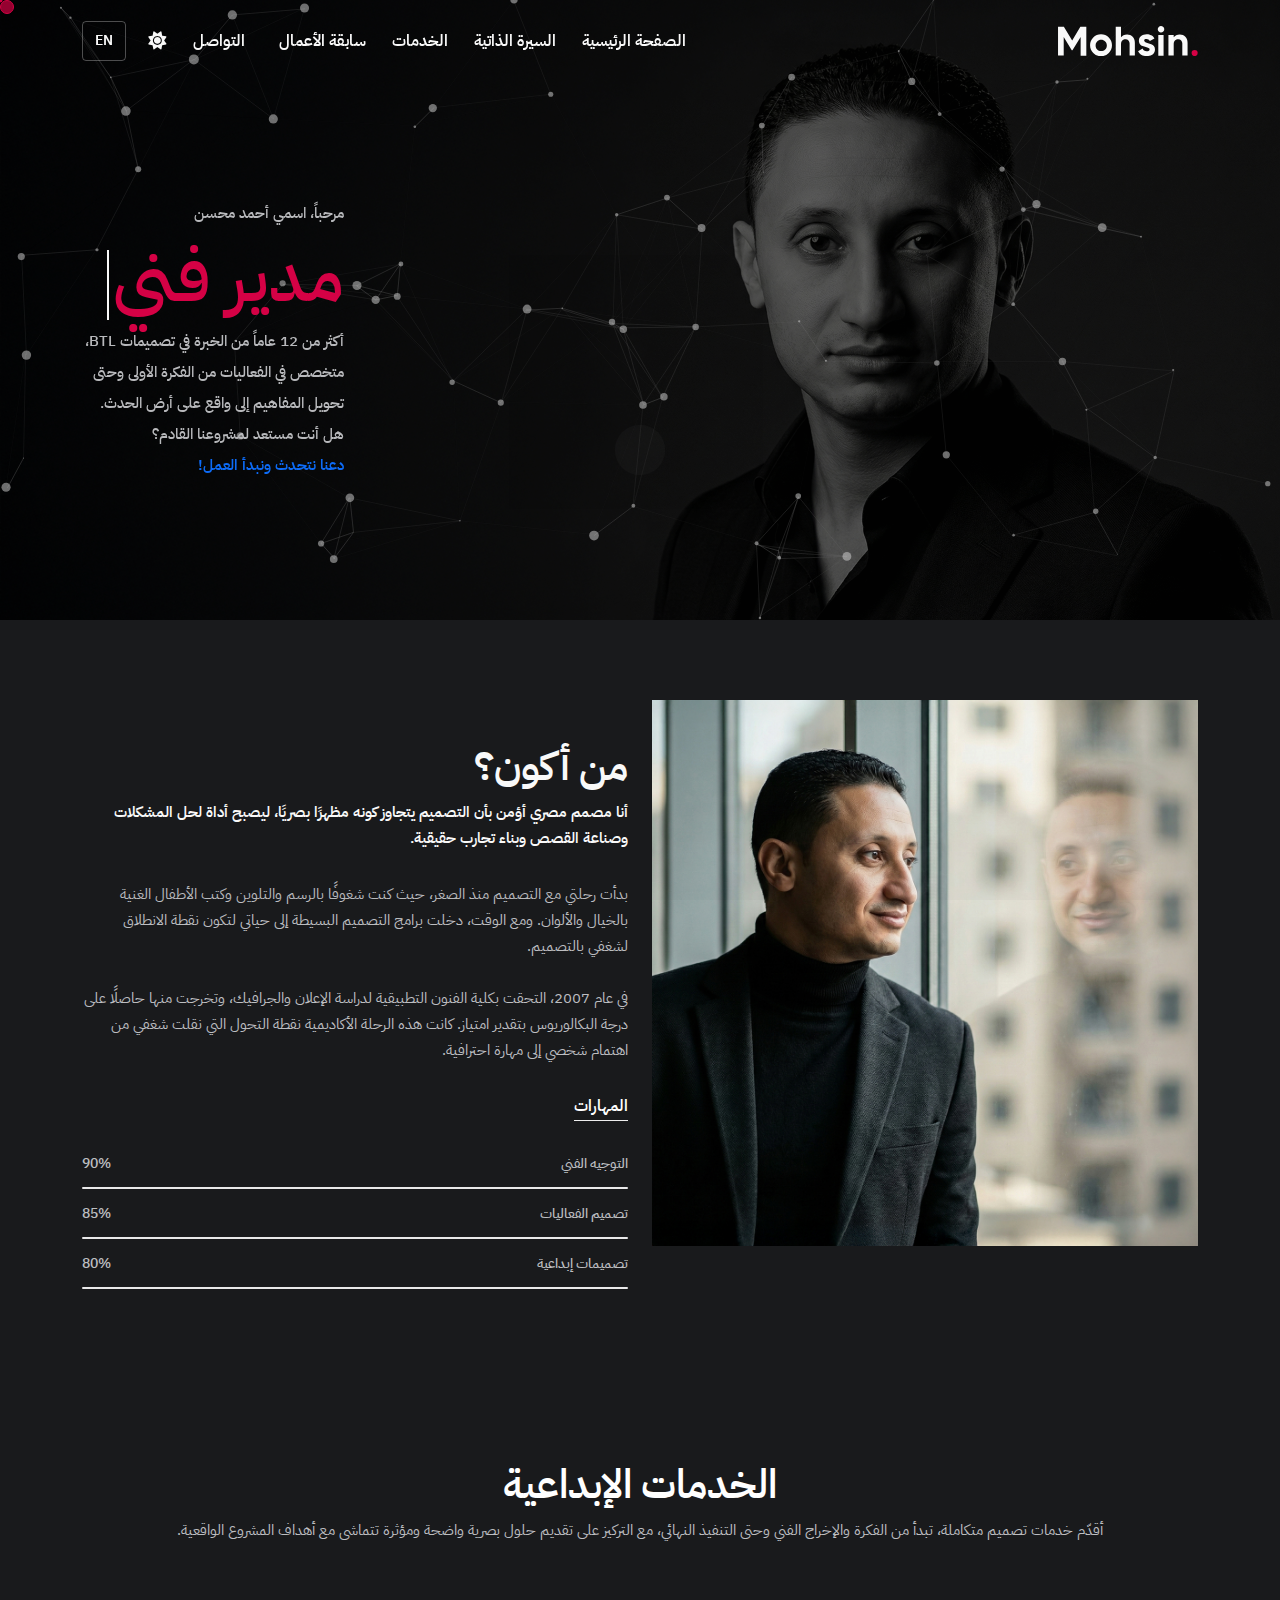
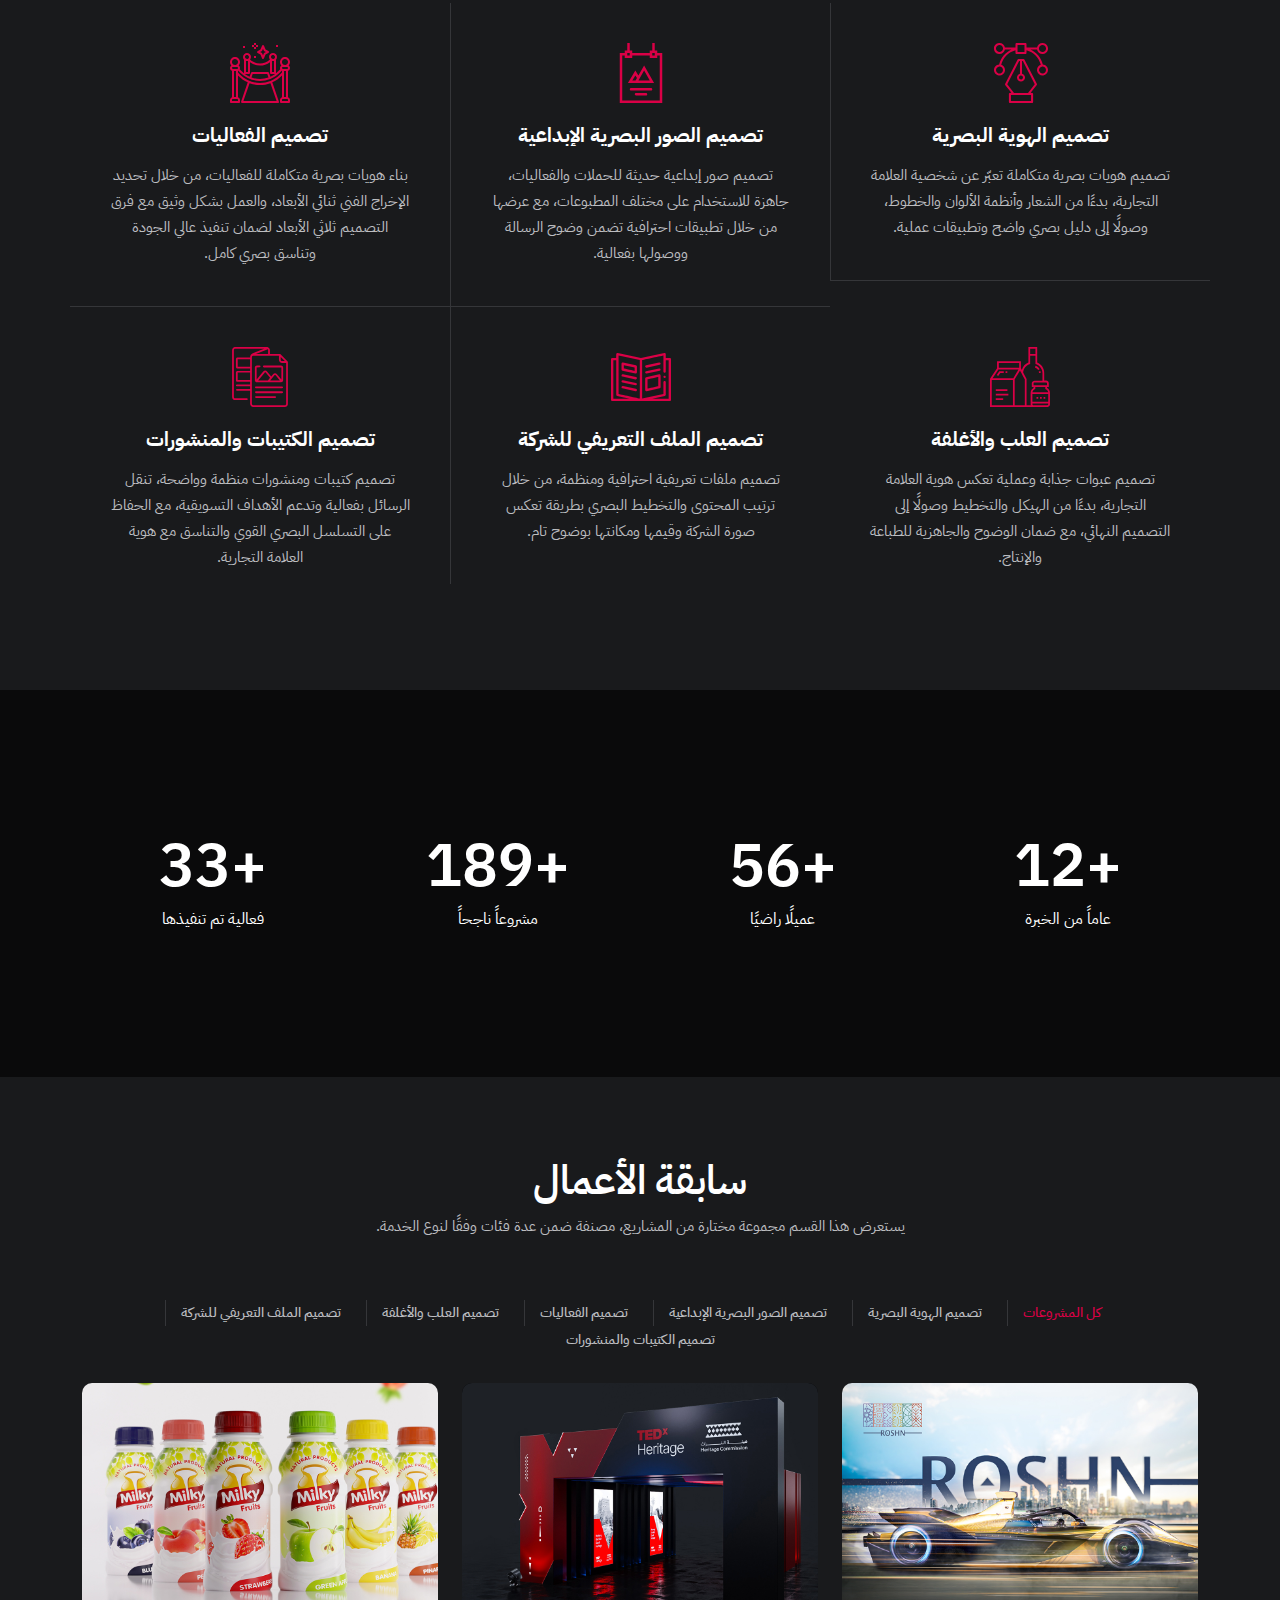
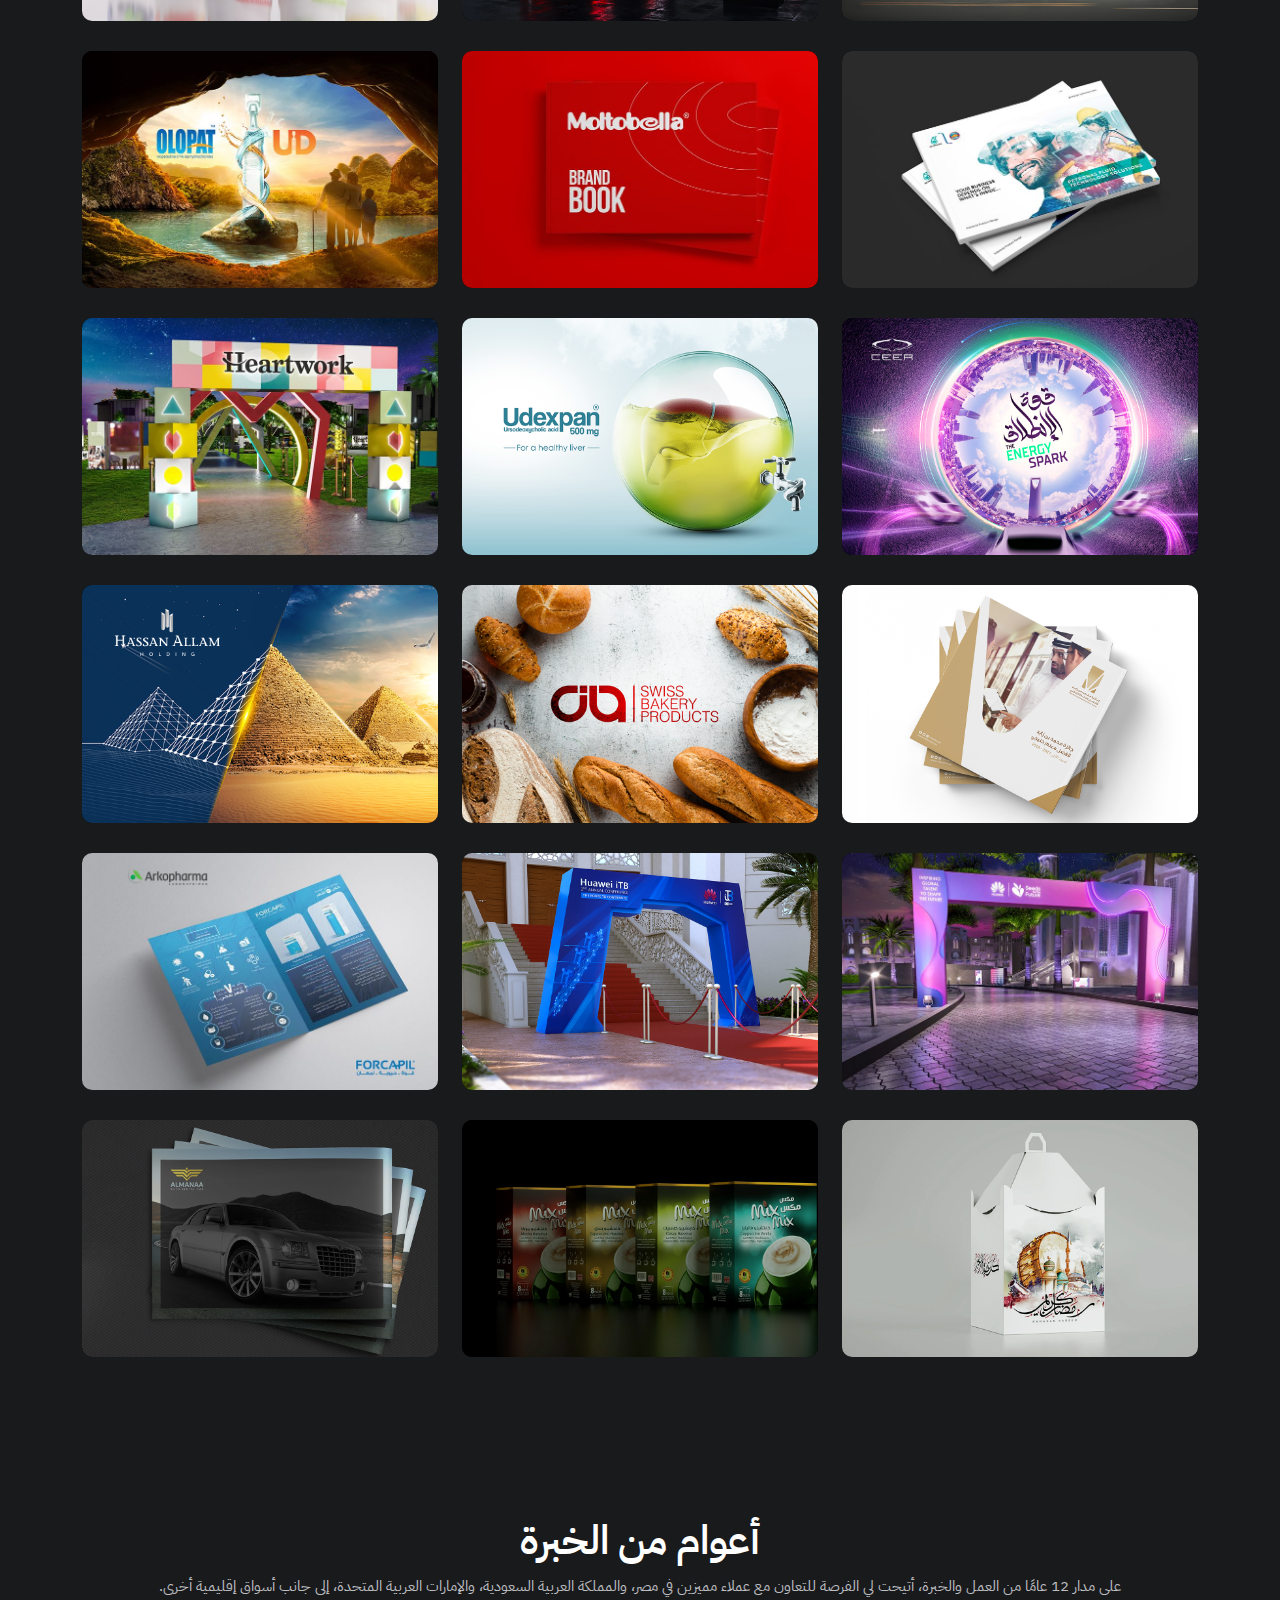
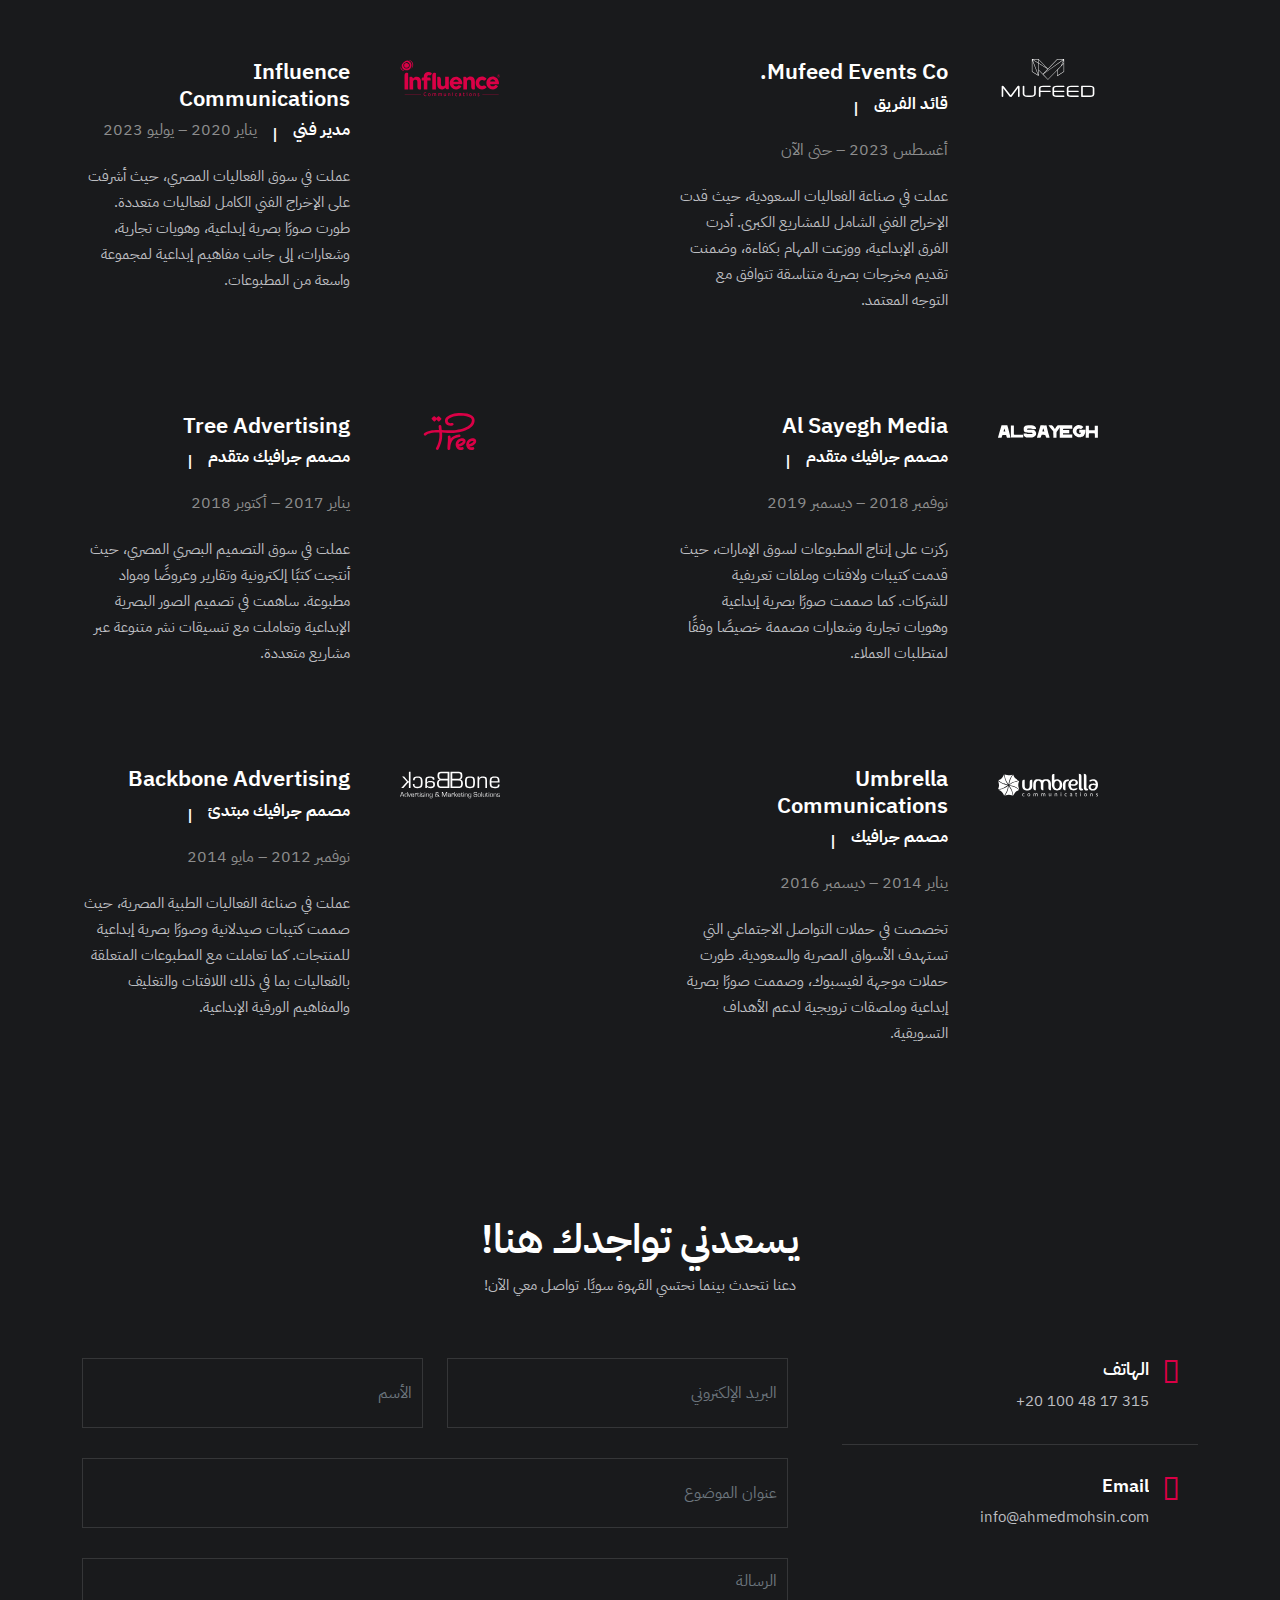
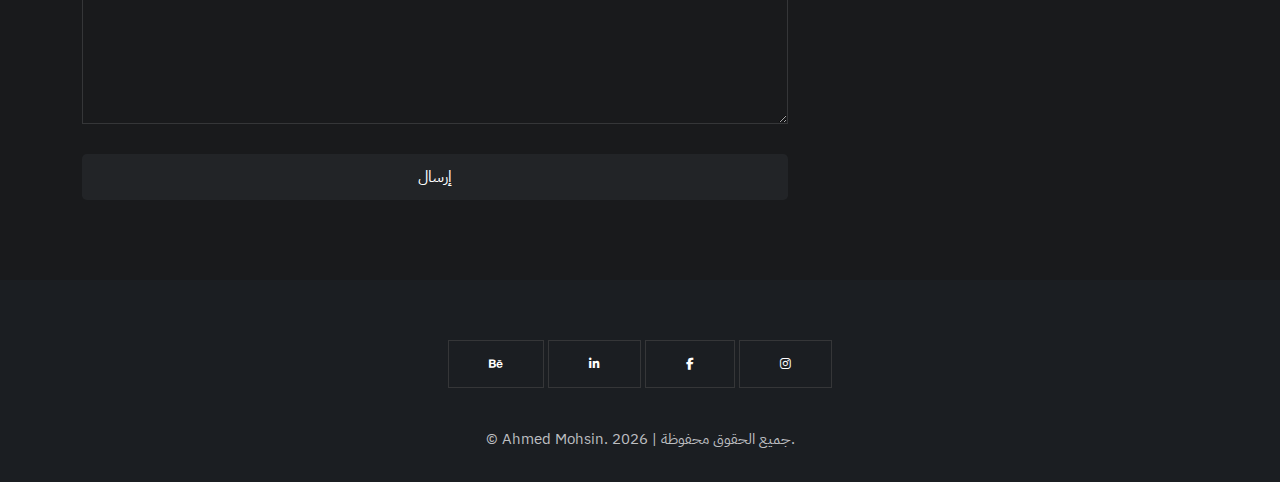
<file: ar/index.html>
﻿<!DOCTYPE html>
<html lang="ar" dir="rtl">

<head>
	<!-- Meta -->
	<meta charset="utf-8">
	<meta http-equiv="X-UA-Compatible" content="IE=edge">
	<meta name="viewport" content="width=device-width, initial-scale=1">
	<!-- The above 3 meta tags *must* come first in the head; any other head content must come *after* these tags -->
	<!--Favicon-->
	<link rel="icon" type="image/svg" href="../assets/img/favicon.svg">
	<meta name="description" content="Ahmed Mohsin | Art Director">
	<meta name="keywords"
		content="Ahmed Mohsin, Art Director, Brand Identity, Key Visuals, Event Design, Event Branding, Profile Design, Proposal Design, Printable Designs, Visual Design">
	<meta name="author" content="Ahmed Mohsin">
	<!-- Open Graph / Social Sharing -->
	<meta property="og:title" content="Ahmed Mohsin | Art Director">
	<meta property="og:description"
		content="Art Director with 12+ years of experience in BTL designs, specializing in events, brand identity, and key visuals.">
	<meta property="og:image" content="assets/img/profile-pic.jpg">
	<meta property="og:type" content="website">
	<!-- SITE TITLE -->
	<title>Ahmed Mohsin | مدير فني</title>
	<!-- Latest Bootstrap min CSS -->
	<link rel="stylesheet" href="../assets/bootstrap/css/bootstrap.min.css">
	<!-- Google Font -->
	<!-- Font Awesome CSS -->
	<link rel="stylesheet" href="https://cdnjs.cloudflare.com/ajax/libs/font-awesome/6.5.1/css/all.min.css">
	<link rel="stylesheet" href="../assets/fonts/themify-icons.css">
	<link rel="stylesheet" href="../assets/css/materialdesignicons-min.css">
	<!--- owl carousel Css-->
	<link rel="stylesheet" href="../assets/owlcarousel/css/owl.carousel.css">
	<link rel="stylesheet" href="../assets/owlcarousel/css/owl.theme.css">
	<!-- venobox CSS -->
	<link rel="stylesheet" href="../assets/css/venobox.css">
	<!-- animate CSS -->
	<link rel="stylesheet" href="../assets/css/animate.css">
	<!-- Style CSS -->
	<link rel="stylesheet" href="../assets/css/magic-mouse.css" />
	<link rel="stylesheet" href="../assets/fonts/Gilroy/style.css">
	<link rel="stylesheet" href="../assets/css/style.css" />
	<link rel="stylesheet" href="../assets/css/mobile-fixes.css" />

	<!-- Arabic Font Loading (Performance & Reliability Fix) -->
	<link rel="preconnect" href="https://fonts.googleapis.com">
	<link rel="preconnect" href="https://fonts.gstatic.com" crossorigin>
	<link href="https://fonts.googleapis.com/css2?family=IBM+Plex+Sans+Arabic:wght@300;400;500;600;700&display=swap"
		rel="stylesheet">

	<link rel="stylesheet" href="arabic.css" />
	<!-- HTML5 shim and Respond.js IE8 support of HTML5 elements and media queries -->
	<!-- WARNING: Respond.js doesn't work if you view the page via file:// -->
	<!--[if lt IE 9]>
		  <script src="https://oss.maxcdn.com/html5shiv/3.7.2/html5shiv.min.js"></script>
		  <script src="https://oss.maxcdn.com/respond/1.4.2/respond.min.js"></script>
		<![endif]-->
	<!-- Theme Toggle Styles + Light Theme Overrides -->
	<style id="theme-styles">
		/* Theme Toggle Button */
		.theme-toggle-btn {
			background: transparent;
			border: none;
			color: #fff;
			font-size: 18px;
			cursor: pointer;
			padding: 8px 12px;
			border-radius: 50%;
			transition: all 0.3s ease;
			margin-left: 15px;
		}

		.theme-toggle-btn:hover {
			background: rgba(255, 255, 255, 0.1);
		}

		.nav-sticky .theme-toggle-btn {
			color: #fff;
		}

		/* Light Theme Overrides */
		[data-theme="light"] body {
			background: #fff;
			color: #555;
		}

		[data-theme="light"] .preloader {
			background: #fff;
		}

		[data-theme="light"] h1,
		[data-theme="light"] h2,
		[data-theme="light"] h3,
		[data-theme="light"] h4,
		[data-theme="light"] h5,
		[data-theme="light"] h6 {
			color: #1b2032;
		}

		[data-theme="light"] .navbar-custom.nav-sticky {
			background-color: #fff !important;
			box-shadow: 0 2px 10px rgba(0, 0, 0, 0.1);
		}

		[data-theme="light"] .nav-sticky.navbar-custom .navbar-nav li a {
			color: #1b2032 !important;
		}

		[data-theme="light"] .nav-sticky .theme-toggle-btn {
			color: #1b2032;
		}

		[data-theme="light"] .about_info h4,
		[data-theme="light"] .skills_info h4 {
			border-bottom-color: #ddd;
		}

		[data-theme="light"] .about_info p strong {
			color: #1b2032;
		}

		[data-theme="light"] .sbbr {
			border-color: #ddd;
		}

		[data-theme="light"] .sblr {
			border-color: #ddd;
		}

		[data-theme="light"] .portfolio_filter ul li {
			color: #555;
			border-right-color: #ddd;
		}

		[data-theme="light"] .timeline-content {
			background: #f8f9fa;
		}

		[data-theme="light"] .timeline-content h4 {
			color: #1b2032;
		}

		[data-theme="light"] .contact_us {
			background: #f8f9fa;
		}

		[data-theme="light"] .form-control {
			background: #fff;
			border-color: #ddd;
			color: #333;
		}

		[data-theme="light"] .form-control::placeholder {
			color: #999;
		}

		[data-theme="light"] .footer {
			background: #1b2032;
		}

		[data-theme="light"] .single_address h4 {
			color: #1b2032;
		}

		[data-theme="light"] .topcontrol {
			background: #da0046;
		}

		/* Hero Section - Light Mode (match dark mode visually) */
		[data-theme="light"] .about_me_content span {
			color: #fff;
		}

		[data-theme="light"] .about_me_content h1 {
			color: #da0046;
		}

		[data-theme="light"] .about_me_content .wrap {
			color: #da0046;
		}

		/* Statistics/Counters Section - Light Mode */
		[data-theme="light"] .sp h2,
		[data-theme="light"] .sp .counter-num {
			color: #fff;
		}

		[data-theme="light"] .sp h3 {
			color: #fff;
		}

		/* Work Experience Section - Light Mode */
		[data-theme="light"] .timeline-content {
			background: transparent;
		}

		[data-theme="light"] .single_timeline {
			background: transparent;
		}

		[data-theme="light"] .timeline-item {
			background: transparent;
		}

		[data-theme="light"] .resume_area {
			background: #fff;
		}

		[data-theme="light"] .job-title {
			color: #555;
		}

		/* Language Switch Button */
		.lang-switch-btn {
			color: #fff;
			font-size: 14px;
			font-weight: 600;
			padding: 6px 12px;
			margin-left: 10px;
			text-decoration: none;
			border: 1px solid rgba(255, 255, 255, 0.3);
			border-radius: 4px;
			transition: all 0.3s ease;
		}

		.lang-switch-btn:hover {
			background: rgba(255, 255, 255, 0.1);
			color: #fff;
		}

		.nav-sticky .lang-switch-btn {
			color: #fff;
			border-color: rgba(255, 255, 255, 0.3);
		}

		[data-theme="light"] .nav-sticky .lang-switch-btn {
			color: #1b2032;
			border-color: rgba(27, 32, 50, 0.3);
		}

		[data-theme="light"] .nav-sticky .lang-switch-btn:hover {
			background: rgba(27, 32, 50, 0.1);
			color: #1b2032;
		}

		/* === EXPERIENCE SECTION RTL FIX === */
		/* Timeline item: put text on left, logo on right */
		.timeline-item {
			display: flex !important;
			flex-direction: row-reverse !important;
			align-items: flex-start !important;
			gap: 30px !important;
		}

		/* Logo block - fixed width */
		.timeline-icon {
			width: 100px !important;
			min-width: 100px !important;
			flex-shrink: 0 !important;
		}

		/* Text content */
		.timeline-content {
			flex: 1 !important;
			text-align: right !important;
		}

		/* Meta row: Role | Date - MUST stay on one line */
		.active_company {
			display: inline !important;
			white-space: nowrap !important;
		}

		.job-title {
			display: inline !important;
		}

		.job-date {
			display: inline !important;
			white-space: nowrap !important;
		}

		/* Description paragraph */
		.timeline-content p {
			text-align: right !important;
		}

		/* Mobile: stack vertically */
		@media (max-width: 768px) {
			.timeline-item {
				flex-direction: column !important;
				align-items: center !important;
			}

			.timeline-content {
				text-align: center !important;
			}

			.active_company {
				display: block !important;
				text-align: center !important;
			}
		}
	</style>
</head>

<body>

	<!-- START PRELOADER -->
	<div class="preloader">
		<div class="spinner">
			<div class="double-bounce1"></div>
			<div class="double-bounce2"></div>
		</div>
	</div>
	<!-- END PRELOADER -->

	<!-- START NAVBAR -->
	<nav id="navbar" class="navbar navbar-expand-lg fixed-top navbar-custom navbar-light sticky">
		<div class="container">
			<a class="navbar-brand" href="index.html">
				<!-- Inline SVG Logo for Color Control -->
				<svg id="Layer_1" xmlns="http://www.w3.org/2000/svg" viewBox="0 0 100.9 21.8" width="140">
					<g>
						<path class="logo-text" fill="#fff"
							d="M20.4.6v20.8h-4.1V7.9l-5.9,9.6h-.5L4.1,7.9v13.4H0V.6h4.2l6,9.8L16.1.6s4.3,0,4.3,0Z" />
						<path class="logo-text" fill="#fff"
							d="M36.6,19.5c-1.5,1.5-3.4,2.3-5.6,2.3s-4.1-.8-5.6-2.3-2.3-3.4-2.3-5.6.8-4.1,2.3-5.6,3.4-2.3,5.6-2.3,4.1.8,5.6,2.3,2.3,3.4,2.3,5.6-.8,4.1-2.3,5.6ZM28.2,16.9c.8.8,1.7,1.2,2.9,1.2s2.1-.4,2.9-1.2c.8-.8,1.2-1.8,1.2-2.9s-.4-2.2-1.2-2.9-1.7-1.2-2.9-1.2-2.1.4-2.9,1.2-1.1,1.8-1.1,2.9.4,2.2,1.1,2.9Z" />
						<path class="logo-text" fill="#fff"
							d="M49.8,6.1c1.6,0,3,.5,4,1.6,1.1,1.1,1.6,2.6,1.6,4.5v9.1h-3.8v-8.6c0-1-.3-1.7-.8-2.3-.5-.5-1.2-.8-2.1-.8s-1.8.3-2.4.9c-.6.6-.9,1.5-.9,2.8v8h-3.8V.6h3.8v7.6c.9-1.4,2.4-2.1,4.4-2.1Z" />
						<path class="logo-text" fill="#fff"
							d="M62.2,10.7c0,.4.3.7.8,1,.5.2,1.2.5,1.9.7.8.2,1.5.4,2.3.7s1.4.8,1.9,1.4c.5.7.8,1.5.8,2.5,0,1.5-.6,2.7-1.7,3.5s-2.6,1.2-4.3,1.2c-3.1,0-5.1-1.2-6.2-3.5l3.3-1.9c.4,1.3,1.4,1.9,2.9,1.9s2.1-.4,2.1-1.3-.3-.7-.8-1c-.5-.2-1.2-.5-1.9-.7-.8-.2-1.5-.4-2.3-.7s-1.4-.8-1.9-1.4-.8-1.5-.8-2.4c0-1.5.5-2.6,1.6-3.5,1.1-.8,2.4-1.3,4-1.3s2.3.3,3.3.8,1.8,1.3,2.3,2.3l-3.3,1.8c-.5-1-1.3-1.5-2.4-1.5s-.9.1-1.2.3-.5.5-.5.9v.2h0Z" />
						<path class="logo-text" fill="#fff"
							d="M74.2,4.7c-.6,0-1.2-.2-1.6-.7s-.7-1-.7-1.6.2-1.2.7-1.7,1-.7,1.6-.7,1.2.2,1.7.7c.5.5.7,1,.7,1.7s-.2,1.2-.7,1.6c-.5.4-1,.7-1.7.7ZM72.3,21.4V6.5h3.8v14.9h-3.8Z" />
						<path class="logo-text" fill="#fff"
							d="M87.8,6.1c1.6,0,3,.5,4,1.6,1.1,1.1,1.6,2.6,1.6,4.5v9.1h-3.8v-8.6c0-1-.3-1.7-.8-2.3-.5-.5-1.2-.8-2.1-.8s-1.8.3-2.4.9c-.6.6-.9,1.5-.9,2.8v8h-3.8V6.5h3.8v1.7c.9-1.4,2.4-2.1,4.4-2.1Z" />
					</g>
					<circle class="logo-dot" fill="#da0046" cx="98.5" cy="19.5" r="2.2" />
				</svg>
			</a>
			<button class="navbar-toggler" type="button" data-bs-toggle="collapse" data-bs-target="#navbarCollapse"
				aria-controls="navbarCollapse" aria-expanded="false" aria-label="Toggle navigation">
				<span class="mdi mdi-menu"></span>
			</button><!--END BUTTON-->
			<div class="collapse navbar-collapse" id="navbarCollapse">
				<ul id="navbar-navlist" class="navbar-nav ms-auto">
					<li class="nav-item"><a class="nav-link active" href="#home">الصفحة الرئيسية</a></li>
					<li class="nav-item"><a class="nav-link" href="#about">السيرة الذاتية</a></li>
					<li class="nav-item"> <a class="nav-link" href="#service">الخدمات</a></li>
					<li class="nav-item"><a class="nav-link" href="#portfolio">سابقة الأعمال</a></li>
					<li class="nav-item"><a class="nav-link" href="#contact">التواصل</a></li>
				</ul><!--END NAVBAR NAV-->
				<button id="theme-toggle" class="theme-toggle-btn" aria-label="Toggle theme">
					<i class="fa-solid fa-sun" id="theme-icon"></i>
				</button>
				<a href="/" class="lang-switch-btn" aria-label="Switch to English">EN</a>
			</div><!--END COLLAPSE-->
		</div><!--END CONTAINER -->
	</nav>
	<!-- END NAVBAR-->

	<!-- START HOME -->
	<section id="home" class="home_bg"
		style="background-image: url(../assets/img/bg.jpg);  background-size:cover; background-position: center center;">
		<div id="particles-js"></div>
		<div class="container">
			<div class="row">
				<div class="col-lg-8 col-sm-12 col-xs-12">
					<div class="about_me_content">
						<span>مرحباً، اسمي أحمد محسن </span>
						<h1 class="typewrite" data-period="2000" data-type='[ "مدير فني", "مصمم", "مستقل"]'>
							<span class="wrap"></span>
						</h1>
						<span>أكثر من 12 عاماً من الخبرة في تصميمات BTL،<span class="desktop-br"></span>متخصص
							في الفعاليات من الفكرة الأولى
							وحتى<span class="desktop-br"></span>تحويل المفاهيم إلى واقع على أرض الحدث.<span
								class="desktop-br"></span><span class="desktop-br"></span>هل أنت مستعد لمشروعنا القادم؟
							<span class="desktop-br"></span><strong><a href="https://wa.me/201004817315" target="_blank"
									class="whatsapp-cta">دعنا نتحدث ونبدأ العمل!</a></strong>
						</span>
					</div>

				</div><!-- END COL-->
			</div><!--- END ROW -->
		</div><!--- END CONTAINER -->
	</section>
	<!-- END  HOME -->

	<!-- START ABOUT -->
	<section id="about" class="about_area section-padding">
		<div class="container">
			<div class="row">
				<div class="col-lg-6 col-sm-12 col-xs-12 wow fadeInUp" data-wow-duration="1s" data-wow-delay="0.1s"
					data-wow-offset="0">
					<div class="about_img">
						<img src="../assets/img/profile-pic.jpg" class="img-fluid" alt="profile-picture" />
					</div>
				</div><!-- / END COL -->
				<div class="col-lg-6 col-sm-12 col-xs-12 wow fadeInUp" data-wow-duration="1s" data-wow-delay="0.2s"
					data-wow-offset="0">
					<div class="about_info">
						<h4></h4>
						<h1><strong>من أكون؟</strong></h1>
						<p><strong>أنا مصمم مصري أؤمن بأن التصميم يتجاوز كونه مظهرًا بصريًا، ليصبح أداة لحل المشكلات
								وصناعة القصص وبناء تجارب حقيقية.</strong></p>
						<p>بدأت رحلتي مع التصميم منذ الصغر، حيث كنت شغوفًا بالرسم والتلوين وكتب الأطفال الغنية بالخيال
							والألوان. ومع الوقت، دخلت برامج التصميم البسيطة إلى حياتي لتكون نقطة الانطلاق لشغفي
							بالتصميم.<br><br>في عام 2007، التحقت بكلية الفنون التطبيقية لدراسة الإعلان والجرافيك، وتخرجت
							منها حاصلًا على درجة البكالوريوس بتقدير امتياز. كانت هذه الرحلة الأكاديمية نقطة التحول التي
							نقلت شغفي من اهتمام شخصي إلى مهارة احترافية.</p>
					</div>
					<div class="skills_info">
						<h4>المهارات</h4>
						<div class="progress-bar-linear">
							<p class="progress-bar-text">التوجيه الفني
								<span>90%</span>
							</p>
							<div class="progress-bar">
								<span data-percent="90"></span>
							</div>
						</div>
						<div class="progress-bar-linear">
							<p class="progress-bar-text">تصميم الفعاليات
								<span>85%</span>
							</p>
							<div class="progress-bar">
								<span data-percent="85"></span>
							</div>
						</div>
						<div class="progress-bar-linear">
							<p class="progress-bar-text">تصميمات إبداعية
								<span>80%</span>
							</p>
							<div class="progress-bar">
								<span data-percent="80"></span>
							</div>
						</div>
					</div>
				</div><!-- / END COL -->
			</div><!-- / END ROW -->
		</div><!-- END CONTAINER  -->
	</section>
	<!-- END ABOUT -->

	<!-- START SERVICE -->
	<section id="service" class="service_area section-padding">
		<div class="container">
			<div class="section-title text-center">
				<h1>الخدمات الإبداعية</h1>
				<p>أقدّم خدمات تصميم متكاملة، تبدأ من الفكرة والإخراج الفني وحتى التنفيذ النهائي، مع التركيز على تقديم
					حلول بصرية واضحة ومؤثرة تتماشى مع أهداف المشروع الواقعية.</p>
			</div>
			<div class="row text-center">
				<div class="col-lg-4 col-sm-6 col-xs-12 no-padding wow fadeInUp" data-wow-duration="1s"
					data-wow-delay="0.1s" data-wow-offset="0">
					<div class="serviceBox sbbr">
						<div class="service-icon"><img src="../assets/img/icons/brand-identity.svg"
								alt="Brand Identity Icon" class="service-svg"></div>
						<h3 class="title">تصميم الهوية البصرية</h3>
						<p class="description">تصميم هويات بصرية متكاملة تعبّر عن شخصية العلامة التجارية، بدءًا من
							الشعار وأنظمة الألوان والخطوط، وصولًا إلى دليل بصري واضح وتطبيقات عملية.</p>
					</div>
				</div><!-- END COL -->
				<div class="col-lg-4 col-sm-6 col-xs-12 no-padding wow fadeInUp" data-wow-duration="1s"
					data-wow-delay="0.2s" data-wow-offset="0">
					<div class="serviceBox sbbr">
						<div class="service-icon"><img src="../assets/img/icons/key-visual.svg" alt="key visual Icon"
								class="service-svg"></span></div>
						<h3 class="title">تصميم الصور البصرية الإبداعية</h3>
						<p class="description">تصميم صور إبداعية حديثة للحملات والفعاليات، جاهزة للاستخدام على مختلف
							المطبوعات، مع عرضها من خلال تطبيقات احترافية تضمن وضوح الرسالة ووصولها بفعالية.
						</p>
					</div>
				</div><!-- END COL -->
				<div class="col-lg-4 col-sm-6 col-xs-12 no-padding wow fadeInUp" data-wow-duration="1s"
					data-wow-delay="0.3s" data-wow-offset="0">
					<div class="serviceBox sbbr sbbrnone">
						<div class="service-icon"><img src="../assets/img/icons/event-design.svg"
								alt="event design Icon" class="service-svg"></div>
						<h3 class="title">تصميم الفعاليات</h3>
						<p class="description">بناء هويات بصرية متكاملة للفعاليات، من خلال تحديد الإخراج الفني ثنائي
							الأبعاد، والعمل بشكل وثيق مع فرق التصميم ثلاثي الأبعاد لضمان تنفيذ عالي الجودة وتناسق بصري
							كامل.</p>
					</div>
				</div><!-- END COL -->
				<div class="col-lg-4 col-sm-6 col-xs-12 no-padding wow fadeInUp" data-wow-duration="1s"
					data-wow-delay="0.4s" data-wow-offset="0">
					<div class="serviceBox">
						<div class="service-icon"><img src="../assets/img/icons/packaging-design.svg"
								alt="packaging design Icon" class="service-svg"></div>
						<h3 class="title">تصميم العلب والأغلفة</h3>
						<p class="description">تصميم عبوات جذابة وعملية تعكس هوية العلامة التجارية، بدءًا من الهيكل
							والتخطيط وصولًا إلى التصميم النهائي، مع ضمان الوضوح والجاهزية للطباعة والإنتاج.</p>
					</div>
				</div><!-- END COL -->
				<div class="col-lg-4 col-sm-6 col-xs-12 no-padding wow fadeInUp" data-wow-duration="1s"
					data-wow-delay="0.5s" data-wow-offset="0">
					<div class="serviceBox sblr">
						<div class="service-icon"><img src="../assets/img/icons/company-profile.svg"
								alt="company profile Icon" class="service-svg"></div>
						<h3 class="title">تصميم الملف التعريفي للشركة</h3>
						<p class="description">تصميم ملفات تعريفية احترافية ومنظمة، من خلال ترتيب المحتوى والتخطيط
							البصري بطريقة تعكس صورة الشركة وقيمها ومكانتها بوضوح تام.</p>
					</div>
				</div><!-- END COL -->
				<div class="col-lg-4 col-sm-6 col-xs-12 no-padding wow fadeInUp" data-wow-duration="1s"
					data-wow-delay="0.6s" data-wow-offset="0">
					<div class="serviceBox">
						<div class="service-icon"><img src="../assets/img/icons/brochure-flyer.svg"
								alt="brochure flyer Icon" class="service-svg"></div>
						<h3 class="title">تصميم الكتيبات والمنشورات</h3>
						<p class="description">تصميم كتيبات ومنشورات منظمة وواضحة، تنقل الرسائل بفعالية وتدعم الأهداف
							التسويقية، مع الحفاظ على التسلسل البصري القوي والتناسق مع هوية العلامة التجارية.</p>
					</div>
				</div><!-- END COL -->
			</div><!-- END ROW -->
		</div><!-- END CONTAINER -->
	</section>
	<!-- END SERVICE -->

	<!-- START FUNFACT -->
	<section id="funfact" class="funfact_area counter_feature section-padding">
		<!-- Background Image Slider -->
		<div class="funfact-slider">
			<div class="slide active" style="background-image: url('../assets/img/slider/slide-1.jpg')"></div>
			<div class="slide" style="background-image: url('../assets/img/slider/slide-2.jpg')"></div>
			<div class="slide" style="background-image: url('../assets/img/slider/slide-3.jpg')"></div>
			<div class="slide" style="background-image: url('../assets/img/slider/slide-4.jpg')"></div>
			<div class="slide" style="background-image: url('../assets/img/slider/slide-5.jpg')"></div>
		</div>
		<div class="container">
			<div class="row text-center">
				<div class="col-lg-3 col-sm-6 col-xs-12 no-padding wow fadeInUp" data-wow-duration="1s"
					data-wow-delay="0.1s" data-wow-offset="0">
					<div class="sp sp-one">
						<h2 class="counter-num">+12</h2>
						<h3>عاماً من الخبرة</h3>
					</div>
				</div><!-- END COL-->
				<div class="col-lg-3 col-sm-6 col-xs-12 no-padding wow fadeInUp" data-wow-duration="1s"
					data-wow-delay="0.2s" data-wow-offset="0">
					<div class="sp sp-two">
						<h2 class="counter-num">+56</h2>
						<h3>عميلًا راضيًا</h3>
					</div>
				</div><!-- END COL -->
				<div class="col-lg-3 col-sm-6 col-xs-12 no-padding wow fadeInUp" data-wow-duration="1s"
					data-wow-delay="0.3s" data-wow-offset="0">
					<div class="sp sp-three">
						<h2 class="counter-num">+189</h2>
						<h3>مشروعاً ناجحاً</h3>
					</div>
				</div><!-- END COL -->
				<div class="col-lg-3 col-sm-6 col-xs-12 no-padding wow fadeInUp" data-wow-duration="1s"
					data-wow-delay="0.4s" data-wow-offset="0">
					<div class="sp sp-four">
						<h2 class="counter-num">+33</h2>
						<h3>فعالية تم تنفيذها</h3>
					</div>
				</div><!-- END COL -->
			</div><!-- END ROW  -->
		</div><!-- END CONTAINER  -->
	</section>
	<!-- END FUNFACT -->

	<!-- START PORTFOLIOS -->
	<section id="portfolio" class="portfolio_area section-padding">
		<div class="container">
			<div class="section-title text-center">
				<h1>سابقة الأعمال</h1>
				<p>يستعرض هذا القسم مجموعة مختارة من المشاريع، مصنفة ضمن عدة فئات وفقًا لنوع الخدمة.</p>
			</div>
			<div class="row portfolio_item">
				<div class="col-lg-12 text-center">
					<div class="portfolio_filter">
						<ul>
							<li class="active filter" data-filter="all">كل المشروعات</li>
							<li class="filter" data-filter=".identity">تصميم الهوية البصرية</li>
							<li class="filter" data-filter=".visual">تصميم الصور البصرية الإبداعية</li>
							<li class="filter" data-filter=".event">تصميم الفعاليات</li>
							<li class="filter" data-filter=".packaging">تصميم العلب والأغلفة</li>
							<li class="filter" data-filter=".profile">تصميم الملف التعريفي للشركة</li>
							<li class="filter" data-filter=".brochure">تصميم الكتيبات والمنشورات</li>
						</ul>
					</div>
				</div><!--END COL -->
				<div class="col-xs-12 col-sm-6 col-lg-4 mix packaging">
					<div class="box">
						<a href="https://www.behance.net/gallery/229132891/Milky-Fruits-l-Branding-Packaging"
							target="_blank">
							<img src="../assets/img/portfolio/milky-fruits.jpg" alt="Milky Fruits">
						</a>
						<div class="box-content">
							<h3 class="title">Milky Fruits</h3>
							<span class="post">packaging Design</span>
						</div>
					</div>
				</div><!--- END COL -->
				<div class="col-xs-12 col-sm-6 col-lg-4 mix event">
					<div class="box">
						<a href="https://www.behance.net/gallery/217081967/TEDx-Heritage-Event" target="_blank">
							<img src="../assets/img/portfolio/ted-x.jpg" alt="TEDx Heritage Project">
						</a>
						<div class="box-content">
							<h3 class="title">TEDx Heritage</h3>
							<span class="post">Event Design</span>
						</div>
					</div>
				</div><!--- END COL -->
				<div class="col-xs-12 col-sm-6 col-lg-4 mix visual">
					<div class="box">
						<a href="https://www.behance.net/gallery/183142025/ROSHN-Formula-One" target="_blank">
							<img src="../assets/img/portfolio/roshn.jpg" alt="ROSHN Formula One">
						</a>
						<div class="box-content">
							<h3 class="title">ROSHN Formula One</h3>
							<span class="post">Key Visual</span>
						</div>
					</div>
				</div><!--- END COL -->
				<div class="col-xs-12 col-sm-6 col-lg-4 mix visual">
					<div class="box">
						<a href="https://www.behance.net/gallery/170046517/Olopat-UD-I-Key-Visual" target="_blank">
							<img src="../assets/img/portfolio/olopat-ud.jpg" alt="Olopat UD">
						</a>
						<div class="box-content">
							<h3 class="title">Olopat UD</h3>
							<span class="post">Key Visual</span>
						</div>
					</div>
				</div><!--- END COL -->
				<div class="col-xs-12 col-sm-6 col-lg-4 mix identity">
					<div class="box">
						<a href="https://www.behance.net/gallery/171656723/Moltobella-l-Brand-Book" target="_blank">
							<img src="../assets/img/portfolio/moltobella.jpg" alt="Moltobella Brand Book">
						</a>
						<div class="box-content">
							<h3 class="title">Moltobella Brand Book</h3>
							<span class="post">Brand Identity</span>
						</div>
					</div>
				</div><!--- END COL -->
				<div class="col-xs-12 col-sm-6 col-lg-4 mix profile">
					<div class="box">
						<a href="https://www.behance.net/gallery/158502179/Petronas-Egypt-I-Company-Profile"
							target="_blank">
							<img src="../assets/img/portfolio/petronas.jpg" alt="Petronas Egypt">
						</a>
						<div class="box-content">
							<h3 class="title">Petronas Egypt</h3>
							<span class="post">Company Profile</span>
						</div>
					</div>
				</div><!--- END COL -->
				<div class="col-xs-12 col-sm-6 col-lg-4 mix event">
					<div class="box">
						<a href="https://www.behance.net/gallery/156207767/Heartwork-I-Event-Design" target="_blank">
							<img src="../assets/img/portfolio/heart-work.jpg" alt="Heartwork">
						</a>
						<div class="box-content">
							<h3 class="title">Heartwork</h3>
							<span class="post">Event Design</span>
						</div>
					</div>
				</div><!--- END COL -->
				<div class="col-xs-12 col-sm-6 col-lg-4 mix visual">
					<div class="box">
						<a href="https://www.behance.net/gallery/17180531/Udexpan-l-Key-Visual" target="_blank">
							<img src="../assets/img/portfolio/udexpan.jpg" alt="Udexpan">
						</a>
						<div class="box-content">
							<h3 class="title">Udexpan</h3>
							<span class="post">Key Visual</span>
						</div>
					</div>
				</div><!--- END COL -->
				<div class="col-xs-12 col-sm-6 col-lg-4 mix visual">
					<div class="box">
						<a href="https://www.behance.net/gallery/167699395/Ceer-l-Key-Visual" target="_blank">
							<img src="../assets/img/portfolio/ceer.jpg" alt="Ceer Key Visual">
						</a>
						<div class="box-content">
							<h3 class="title">Ceer</h3>
							<span class="post">Key Visual</span>
						</div>
					</div>
				</div><!--- END COL -->
				<div class="col-xs-12 col-sm-6 col-lg-4 mix visual">
					<div class="box">
						<a href="https://www.behance.net/gallery/98062947/Hassan-Allam-l-Key-Visual" target="_blank">
							<img src="../assets/img/portfolio/hassan-allam.jpg" alt="Hassan Allam">
						</a>
						<div class="box-content">
							<h3 class="title">Hassan Allam</h3>
							<span class="post">Key Visual</span>
						</div>
					</div>
				</div><!--- END COL -->
				<div class="col-xs-12 col-sm-6 col-lg-4 mix identity">
					<div class="box">
						<a href="https://www.behance.net/gallery/17578909/Cila-Bakery-I-Brand-Identity" target="_blank">
							<img src="../assets/img/portfolio/cila-bakery.jpg" alt="Cila Bakery">
						</a>
						<div class="box-content">
							<h3 class="title">Cila Bakery</h3>
							<span class="post">Brand Identity</span>
						</div>
					</div>
				</div><!--- END COL -->
				<div class="col-xs-12 col-sm-6 col-lg-4 mix profile">
					<div class="box">
						<a href="https://www.behance.net/gallery/76580727/MBZ-Award-I-Company-Profile" target="_blank">
							<img src="../assets/img/portfolio/mbz-award.jpg" alt="MBZ Award">
						</a>
						<div class="box-content">
							<h3 class="title">MBZ Award</h3>
							<span class="post">Company Profile</span>
						</div>
					</div>
				</div><!--- END COL -->
				<div class="col-xs-12 col-sm-6 col-lg-4 mix brochure">
					<div class="box">
						<a href="https://www.behance.net/gallery/144821849/Forcapil-l-Pharmaceutical-Designs"
							target="_blank">
							<img src="../assets/img/portfolio/forcapil.jpg" alt="Forcapil Pharmaceutical Designs">
						</a>
						<div class="box-content">
							<h3 class="title">Forcapil</h3>
							<span class="post">Brochure & Flyer</span>
						</div>
					</div>
				</div><!--- END COL -->
				<div class="col-xs-12 col-sm-6 col-lg-4 mix event">
					<div class="box">
						<a href="https://www.behance.net/gallery/156916593/Huawei-iTB-I-Event-Design" target="_blank">
							<img src="../assets/img/portfolio/huawei-itb.jpg" alt="Huawei iTB">
						</a>
						<div class="box-content">
							<h3 class="title">Huawei iTB</h3>
							<span class="post">Event Design</span>
						</div>
					</div>
				</div><!--- END COL -->
				<div class="col-xs-12 col-sm-6 col-lg-4 mix event">
					<div class="box">
						<a href="https://www.behance.net/gallery/157463151/Huawei-Seeds-for-the-future-l-Event-Design"
							target="_blank">
							<img src="../assets/img/portfolio/huawei-seeds.jpg" alt="Huawei Seeds for the future">
						</a>
						<div class="box-content">
							<h3 class="title">Huawei Seeds for the future</h3>
							<span class="post">Event Design</span>
						</div>
					</div>
				</div><!--- END COL -->
				<div class="col-xs-12 col-sm-6 col-lg-4 mix profile">
					<div class="box">
						<a href="https://www.behance.net/gallery/84213845/Al-Manaa-Auto-I-Company-Profile"
							target="_blank">
							<img src="../assets/img/portfolio/almanaa-auto.jpg" alt="Al Manaa Auto Company Profile">
						</a>
						<div class="box-content">
							<h3 class="title">Al Manaa Auto</h3>
							<span class="post">Company Profile</span>
						</div>
					</div>
				</div><!--- END COL -->
				<div class="col-xs-12 col-sm-6 col-lg-4 mix packaging">
					<div class="box">
						<a href="https://www.behance.net/gallery/53252691/MIX-MIX-Packaging" target="_blank">
							<img src="../assets/img/portfolio/mix-mix.jpg" alt="MIX MIX Packaging">
						</a>
						<div class="box-content">
							<h3 class="title">MIX MIX</h3>
							<span class="post">Packaging Design</span>
						</div>
					</div>
				</div><!--- END COL -->
				<div class="col-xs-12 col-sm-6 col-lg-4 mix packaging">
					<div class="box">
						<a href="https://www.behance.net/gallery/140265429/MDI-Ramadan-Campaign-l-Key-Visual"
							target="_blank">
							<img src="../assets/img/portfolio/mdi-bank.jpg" alt="MDI Ramadan Campaign Packaging Design">
						</a>
						<div class="box-content">
							<h3 class="title">MDI Ramadan Campaign</h3>
							<span class="post">Packaging Design</span>
						</div>
					</div>
				</div><!--- END COL -->
			</div><!-- / END ROW -->
		</div><!-- END CONTAINER  -->
	</section>
	<!-- END PORTFOLIOS -->

	<!-- START RESUME -->
	<section id="resume" class="resume_area section-padding">
		<div class="container">
			<div class="section-title text-center">
				<h1>أعوام من الخبرة</h1>
				<p>على مدار 12 عامًا من العمل والخبرة، أتيحت لي الفرصة للتعاون مع عملاء مميزين في مصر، والمملكة العربية
					السعودية، والإمارات العربية المتحدة، إلى جانب أسواق إقليمية أخرى.</p>
			</div>
			<div class="row">
				<div class="col-12">
					<div class="timeline-grid wow fadeInUp" data-wow-duration="1s" data-wow-delay="0.2s"
						data-wow-offset="0">

						<div class="single_timeline">
							<div class="timeline-item">

								<div class="timeline-icon">
									<img src="../assets/img/logos/mufeed.svg" alt="Mufeed Logo">
								</div>

								<div class="timeline-content">
									<h4>Mufeed Events Co.</h4>

									<div class="active_company meta-wrapper">
										<span class="job-title">قائد الفريق</span>
										<span class="meta-sep" style="margin: 0 5px;">|</span>
										<span class="job-date">أغسطس 2023 – حتى الآن</span>
									</div>

									<p>
										عملت في صناعة الفعاليات السعودية، حيث قدت الإخراج الفني الشامل للمشاريع الكبرى.
										أدرت الفرق الإبداعية، ووزعت المهام بكفاءة، وضمنت تقديم مخرجات بصرية متناسقة
										تتوافق مع التوجه المعتمد.
									</p>
								</div>

							</div>
						</div>
						<div class="single_timeline">
							<div class="timeline-item">
								<div class="timeline-icon">
									<img src="../assets/img/logos/influence.svg" alt="Mufeed Logo">
								</div>

								<div class="timeline-content">
									<h4>Influence Communications</h4>
									<div class="active_company meta-wrapper">
										<span class="job-title">مدير فني</span>
										<span class="meta-sep" style="margin: 0 5px;">|</span>
										<span class="job-date">يناير 2020 – يوليو 2023</span>
									</div>
									<p>عملت في سوق الفعاليات المصري، حيث أشرفت على الإخراج الفني الكامل لفعاليات متعددة.
										طورت صورًا بصرية إبداعية، وهويات تجارية، وشعارات، إلى جانب مفاهيم إبداعية
										لمجموعة واسعة من المطبوعات.</p>
								</div>
							</div>
						</div>

						<div class="single_timeline">
							<div class="timeline-item">
								<div class="timeline-icon">
									<img src="../assets/img/logos/alsayegh.svg" alt="Mufeed Logo">
								</div>

								<div class="timeline-content">
									<h4>Al Sayegh Media</h4>
									<div class="active_company meta-wrapper">
										<span class="job-title">مصمم جرافيك متقدم</span>
										<span class="meta-sep" style="margin: 0 5px;">|</span>
										<span class="job-date">نوفمبر 2018 – ديسمبر 2019</span>
									</div>
									<p>ركزت على إنتاج المطبوعات لسوق الإمارات، حيث قدمت كتيبات ولافتات وملفات تعريفية
										للشركات. كما صممت صورًا بصرية إبداعية وهويات تجارية وشعارات مصممة خصيصًا وفقًا
										لمتطلبات العملاء.</p>
								</div>
							</div>
						</div>


						<div class="single_timeline">
							<div class="timeline-item">
								<div class="timeline-icon">
									<img src="../assets/img/logos/tree.svg" alt="Mufeed Logo">
								</div>

								<div class="timeline-content">
									<h4>Tree Advertising</h4>
									<div class="active_company meta-wrapper">
										<span class="job-title">مصمم جرافيك متقدم</span>
										<span class="meta-sep" style="margin: 0 5px;">|</span>
										<span class="job-date">يناير 2017 – أكتوبر 2018</span>
									</div>
									<p>عملت في سوق التصميم البصري المصري، حيث أنتجت كتبًا إلكترونية وتقارير وعروضًا
										ومواد مطبوعة. ساهمت في تصميم الصور البصرية الإبداعية وتعاملت مع تنسيقات نشر
										متنوعة عبر مشاريع متعددة.</p>
								</div>
							</div>
						</div>

						<div class="single_timeline">
							<div class="timeline-item">
								<div class="timeline-icon">
									<img src="../assets/img/logos/umbrella.svg" alt="Mufeed Logo">
								</div>

								<div class="timeline-content">
									<h4>Umbrella Communications</h4>
									<div class="active_company meta-wrapper">
										<span class="job-title">مصمم جرافيك</span>
										<span class="meta-sep" style="margin: 0 5px;">|</span>
										<span class="job-date">يناير 2014 – ديسمبر 2016</span>
									</div>
									<p>تخصصت في حملات التواصل الاجتماعي التي تستهدف الأسواق المصرية والسعودية. طورت
										حملات موجهة لفيسبوك، وصممت صورًا بصرية إبداعية وملصقات ترويجية لدعم الأهداف
										التسويقية.</p>
								</div>
							</div>
						</div>

						<div class="single_timeline">
							<div class="timeline-item">
								<div class="timeline-icon">
									<img src="../assets/img/logos/backbone.svg" alt="Mufeed Logo">
								</div>

								<div class="timeline-content">
									<h4>Backbone Advertising</h4>
									<div class="active_company meta-wrapper">
										<span class="job-title">مصمم جرافيك مبتدئ</span>
										<span class="meta-sep" style="margin: 0 5px;">|</span>
										<span class="job-date">نوفمبر 2012 – مايو 2014</span>
									</div>
									<p>عملت في صناعة الفعاليات الطبية المصرية، حيث صممت كتيبات صيدلانية وصورًا بصرية
										إبداعية للمنتجات. كما تعاملت مع المطبوعات المتعلقة بالفعاليات بما في ذلك
										اللافتات والتغليف والمفاهيم الورقية الإبداعية.</p>
								</div>
							</div><!--END COL -->
						</div><!-- / END ROW -->
					</div><!-- END CONTAINER  -->
	</section>
	<!-- END RESUME -->



	<!-- START CONTACT -->
	<section id="contact" class="contact_us section-padding">
		<div class="container">
			<div class="section-title text-center">
				<h1 data-i18n="contact.section_title">يسعدني تواجدك هنا!</h1>
				<p data-i18n="contact.section_subtitle">دعنا نتحدث بينما نحتسي القهوة سويًا. تواصل معي الآن!</p>
			</div>
			<div class="row">
				<div class="col-lg-8 col-sm-12 col-xs-12 wow fadeInUp" data-wow-duration="1s" data-wow-delay="0.2s"
					data-wow-offset="0">
					<div class="contact">
						<form class="form" name="enq" method="post" action="https://formspree.io/f/xqedzkrd"
							onsubmit="return validation();">
							<!-- Formspree hidden fields -->
							<input type="hidden" name="_next" value="thank-you.html">
							<input type="text" name="_gotcha" style="display:none">
							<input type="hidden" name="_subject" value="New submission from Portfolio Website">

							<div class="row">
								<div class="form-group col-md-6">
									<input type="text" name="name" class="form-control" placeholder="الأسم"
										required="required">
								</div>
								<div class="form-group col-md-6">
									<input type="email" name="email" class="form-control"
										placeholder="البريد الإلكتروني" required="required">
								</div>
								<div class="form-group col-md-12">
									<input type="text" name="subject" class="form-control" placeholder="عنوان الموضوع"
										required="required">
								</div>
								<div class="form-group col-md-12">
									<textarea rows="6" name="message" class="form-control" placeholder="الرسالة"
										required="required"></textarea>
								</div>
								<div class="col-md-12 text-center">
									<button type="submit" value="Send message" name="submit" id="submitButton"
										class="btn btn-lg contact_btn" title="Submit Your Message!">إرسال</button>
								</div>
							</div>
						</form>
					</div>
				</div><!-- END COL  -->
				<div class="col-lg-4 col-sm-12 col-xs-12 wow fadeInUp" data-wow-duration="1s" data-wow-delay="0.3s"
					data-wow-offset="0">
					<div class="single_address">
						<div class="address_br"><span class="ti-mobile"></span></div>
						<h4>الهاتف</h4>
						<p>+20 100 48 17 315</p>
					</div>
					<div class="single_address">
						<div class="address_br"><span class="ti-email"></span></div>
						<h4>Email</h4>
						<p>info@ahmedmohsin.com</p>
					</div>

				</div>
			</div><!-- END COL  -->
		</div><!-- END ROW -->
		</div><!-- END CONTAINER -->
	</section>
	<!-- END CONTACT -->




	<!-- START FOOTER -->
	<div class="footer">
		<div class="container">
			<div class="row">
				<div class="col-md-12 col-sm-12 col-xs-12 text-center wow fadeInDown" data-wow-duration="1s"
					data-wow-delay="0.1s" data-wow-offset="0">
					<div class="single_footer">
						<div class="footer_social_profile">
							<ul class="footer-social-icons">
								<li>
									<a href="https://www.behance.net/AhmedMohsinOfficial" target="_blank"
										rel="noopener">
										<i class="fab fa-behance"></i>
									</a>
								</li>

								<li>
									<a href="https://www.linkedin.com/in/ahmedmohsinofficial" target="_blank"
										rel="noopener">
										<i class="fab fa-linkedin-in"></i>
									</a>
								</li>

								<li>
									<a href="https://www.facebook.com/ahmedmohsinofficial" target="_blank"
										rel="noopener">
										<i class="fab fa-facebook-f"></i>
									</a>
								</li>

								<li>
									<a href="https://www.instagram.com/ahmedmohsinofficial" target="_blank"
										rel="noopener">
										<i class="fab fa-instagram"></i>
									</a>
								</li>
							</ul>
						</div>


					</div><!--- END SOCIAL PROFILE -->
					<p class="copyright">© Ahmed Mohsin. 2026 | جميع الحقوق محفوظة.</p>
				</div>
			</div><!--- END COL -->
		</div><!--- END ROW -->
	</div><!--- END CONTAINER -->
	</div>
	<!-- END FOOTER -->

	<!-- Latest jQuery -->
	<script src="../assets/js/jquery-1.12.4.min.js"></script>
	<!-- Latest compiled and minified Bootstrap -->
	<script src="../assets/bootstrap/js/bootstrap.min.js"></script>
	<!-- owl-carousel min js  -->
	<script src="../assets/owlcarousel/js/owl.carousel.min.js"></script>
	<!-- countTo js -->
	<script src="../assets/js/jquery.inview.min.js"></script>
	<!-- jquery appear js -->
	<script src="../assets/js/jquery.appear.js"></script>
	<!-- jquery mixitup min js -->
	<script src="../assets/js/jquery.mixitup.js"></script>
	<!-- jquery venobox min js -->
	<script src="../assets/js/venobox.min.js"></script>
	<!-- stellar js -->
	<!-- particles -->
	<script src="../assets/js/particles.min.js"></script>
	<script src="../assets/js/app.js"></script>
	<!-- jquery animated-text js -->
	<script src="../assets/js/animated-text-dark.js"></script>
	<!-- WOW - Reveal Animations When You Scroll -->
	<script src="../assets/js/wow.min.js"></script>
	<!-- scrolltopcontrol js -->
	<script src="../assets/js/scrolltopcontrol.js"></script>
	<!-- scripts js -->
	<script src="../assets/js/magic_mouse.js"></script>
	<script src="../assets/js/scripts.js"></script>
	<script type="text/javascript">
		options = {
			"cursorOuter": "circle-basic",
			"hoverEffect": "circle-move",
			"hoverItemMove": false,
			"defaultCursor": false,
			"outerWidth": 14,
			"outerHeight": 14
		}
		magicMouse(options);

	</script>

	<!-- Theme Toggle Script -->
	<script>
		(function () {
			const html = document.documentElement;
			const toggle = document.getElementById('theme-toggle');
			const icon = document.getElementById('theme-icon');

			// Get saved theme or system preference
			function getPreferredTheme() {
				const saved = localStorage.getItem('theme');
				if (saved) return saved;
				return 'dark'; // Force dark mode default
			}

			// Apply theme
			function setTheme(theme) {
				html.setAttribute('data-theme', theme);
				const iconClass = theme === 'light' ? 'fa-solid fa-moon' : 'fa-solid fa-sun';
				if (icon) icon.className = iconClass;
				localStorage.setItem('theme', theme);
			}

			// Initialize
			setTheme(getPreferredTheme());

			// Toggle handler
			function toggleTheme() {
				const current = html.getAttribute('data-theme');
				setTheme(current === 'dark' ? 'light' : 'dark');
			}

			if (toggle) toggle.addEventListener('click', toggleTheme);
		})();

		// Mobile Menu: Click Outside to Close
		document.addEventListener('click', function (event) {
			var navbarCollapse = document.getElementById('navbarCollapse');
			var toggler = document.querySelector('.navbar-toggler');
			var isClickInside = navbarCollapse.contains(event.target) || toggler.contains(event.target);
			var isMenuOpen = navbarCollapse.classList.contains('show');

			if (!isClickInside && isMenuOpen) {
				// Use Bootstrap's collapse API or simple click trigger
				toggler.click();
			}
		});
	</script>

	<!-- EXPERIENCE & HERO RTL OVERRIDE - Must be last for maximum precedence -->
	<style>
		/* === HERO SECTION FIX === */
		/* RTL standard row starts Right. flex-end aligns to Left. */
		html[dir="rtl"] #home .row {
			display: flex !important;
			flex-direction: row !important;
			justify-content: flex-end !important;
			/* Force to Left */
		}

		html[dir="rtl"] .about_me_content {
			text-align: right !important;
			/* Text reads right-to-left */
			margin-left: 0 !important;
			margin-right: auto !important;
			/* Anchors to Left */
			width: 100% !important;
			max-width: 600px !important;
		}

		/* === EXPERIENCE SECTION RTL FIX === */
		/* DOM is [Logo] [Content].
		   RTL standard row starts Right.
		   Result: [Logo (Right)] [Content (Left)].
		   Matches requirement: Logo on Right. */
		.timeline-item {
			display: flex !important;
			flex-direction: row !important;
			align-items: flex-start !important;
			gap: 30px !important;
			text-align: right !important;
		}

		.timeline-icon {
			width: 100px !important;
			min-width: 100px !important;
			height: 100px !important;
			flex-shrink: 0 !important;
			margin: 0 !important;
		}

		.timeline-content {
			flex: 1 !important;
			text-align: right !important;
		}

		.timeline-content h4 {
			text-align: right !important;
			margin-bottom: 5px !important;
		}

		/* Meta Row (Role | Date) Wrapper */
		.active_company,
		.active_company.meta-wrapper {
			display: flex !important;
			flex-direction: row !important;
			align-items: center !important;
			justify-content: flex-start !important;
			/* Start is Right */
			flex-wrap: nowrap !important;
			gap: 8px !important;
			width: 100% !important;
			margin-bottom: 10px !important;
		}

		.job-title {
			white-space: nowrap !important;
			font-weight: bold !important;
			order: 1 !important;
			/* Rightmost */
		}

		.meta-sep {
			display: inline-block !important;
			margin: 0 5px !important;
			order: 2 !important;
		}

		.job-date {
			white-space: nowrap !important;
			opacity: 0.8 !important;
			order: 3 !important;
			/* Leftmost */
		}

		.timeline-content p {
			text-align: right !important;
		}

		/* Mobile responsive */
		@media (max-width: 768px) {
			html[dir="rtl"] #home .row {
				justify-content: center !important;
			}

			html[dir="rtl"] .about_me_content {
				text-align: center !important;
				margin: 0 auto !important;
			}

			.timeline-item {
				flex-direction: column !important;
				align-items: center !important;
				text-align: center !important;
			}

			.timeline-content {
				text-align: center !important;
			}

			.timeline-content h4,
			.timeline-content p {
				text-align: center !important;
			}

			.active_company,
			.active_company.meta-wrapper {
				justify-content: center !important;
			}
		}
	</style>

</body>

</html>
</file>
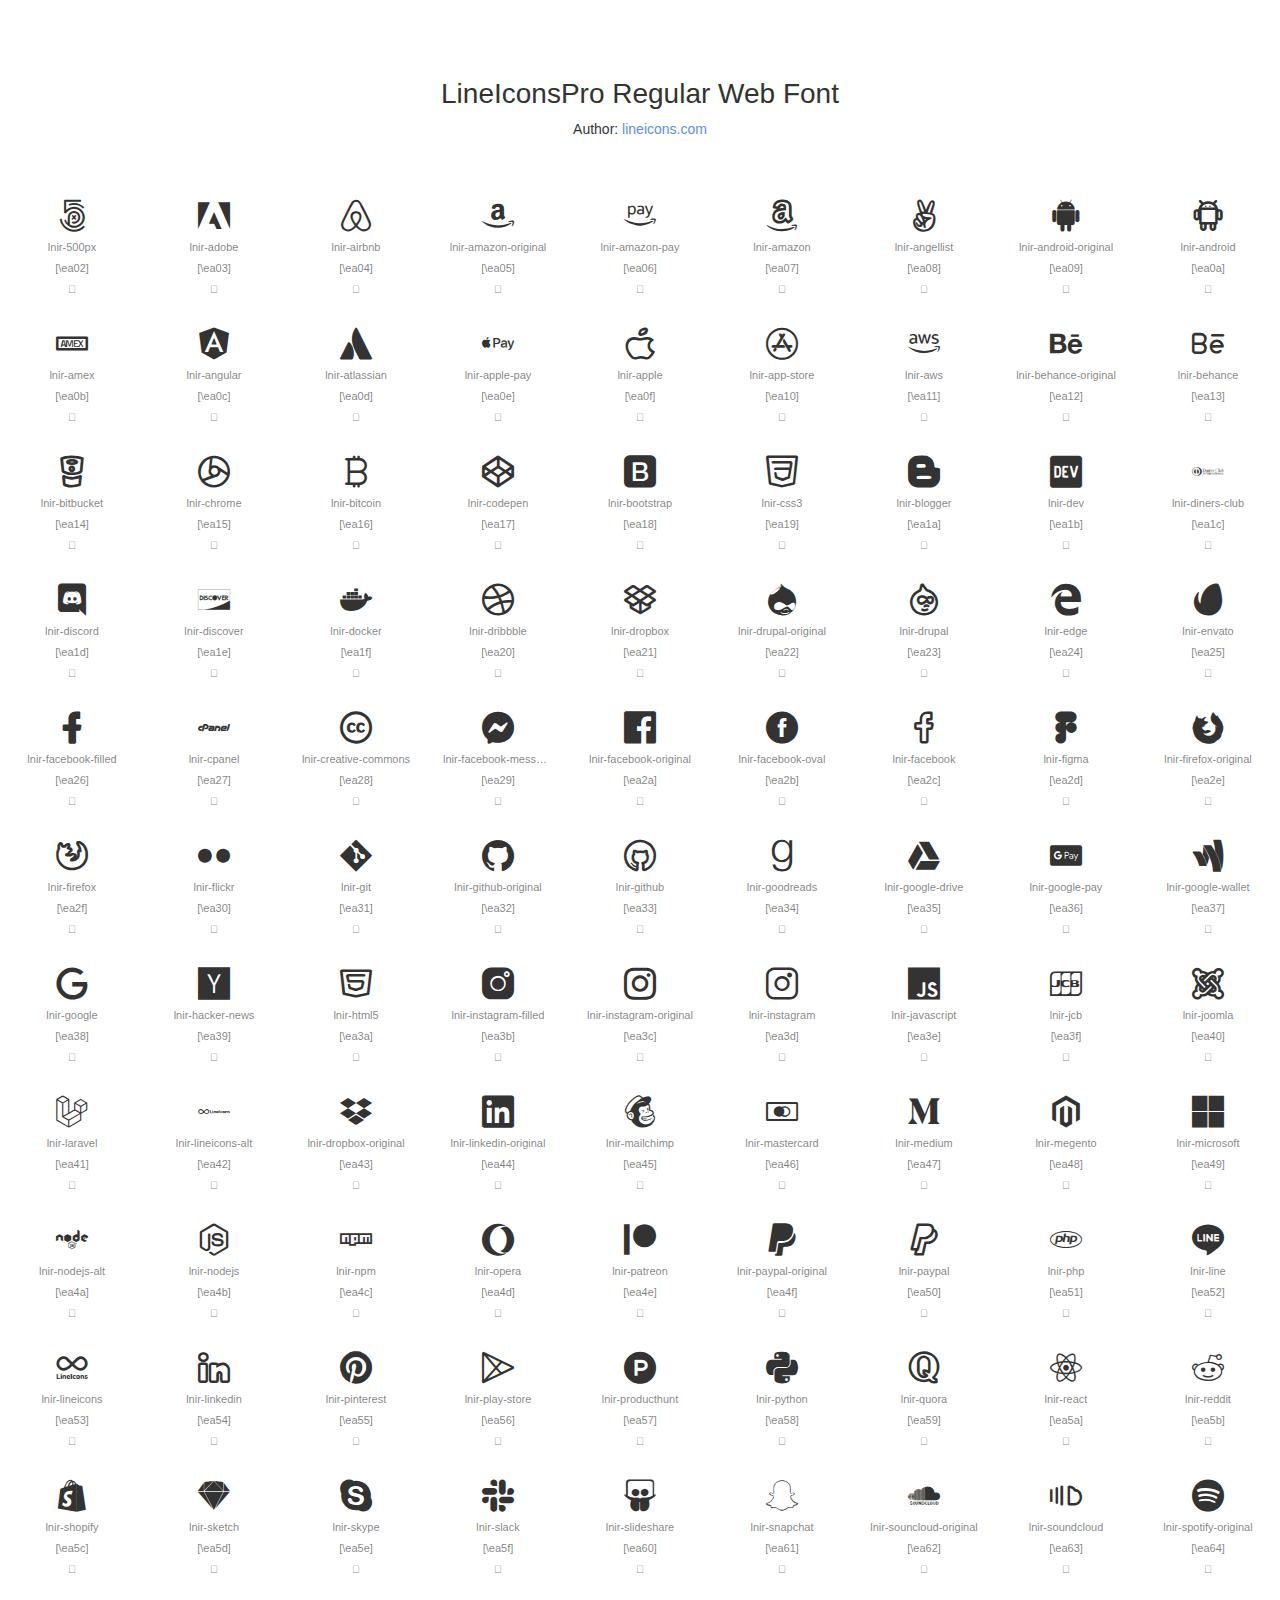
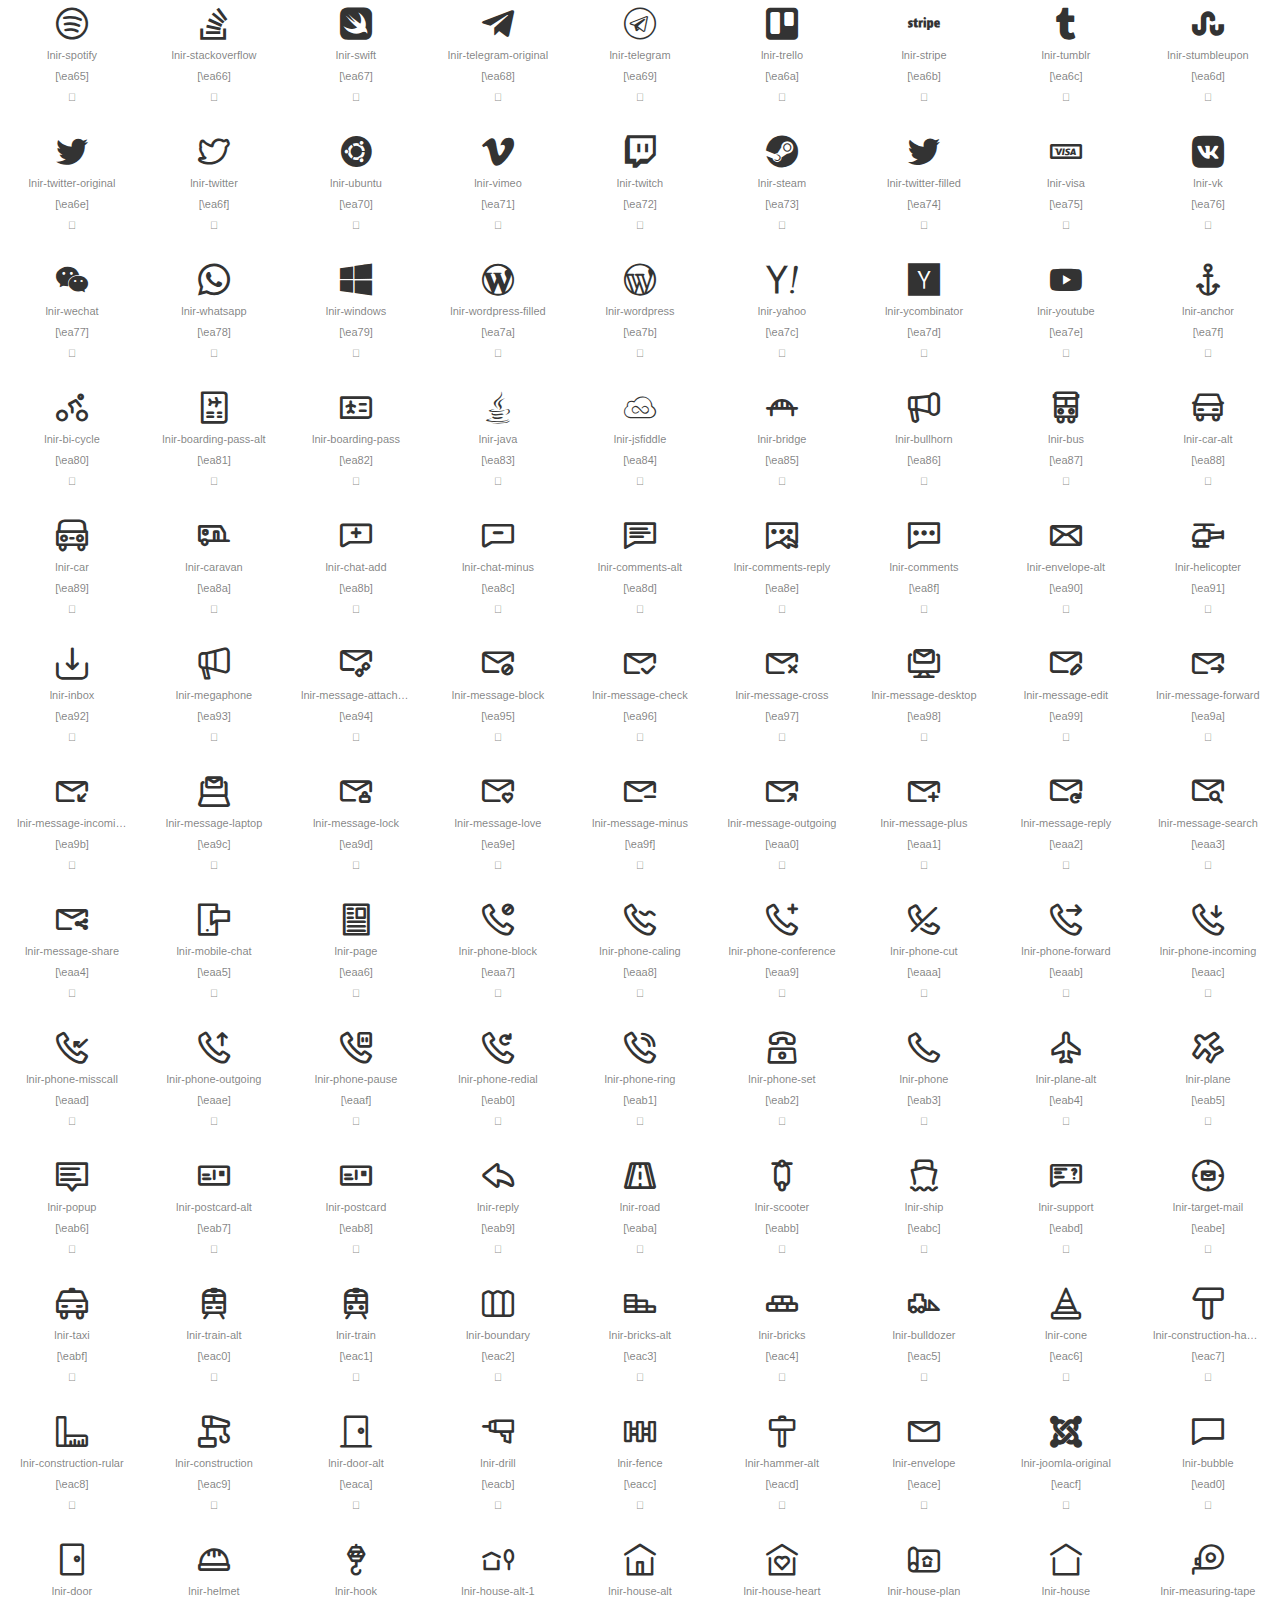
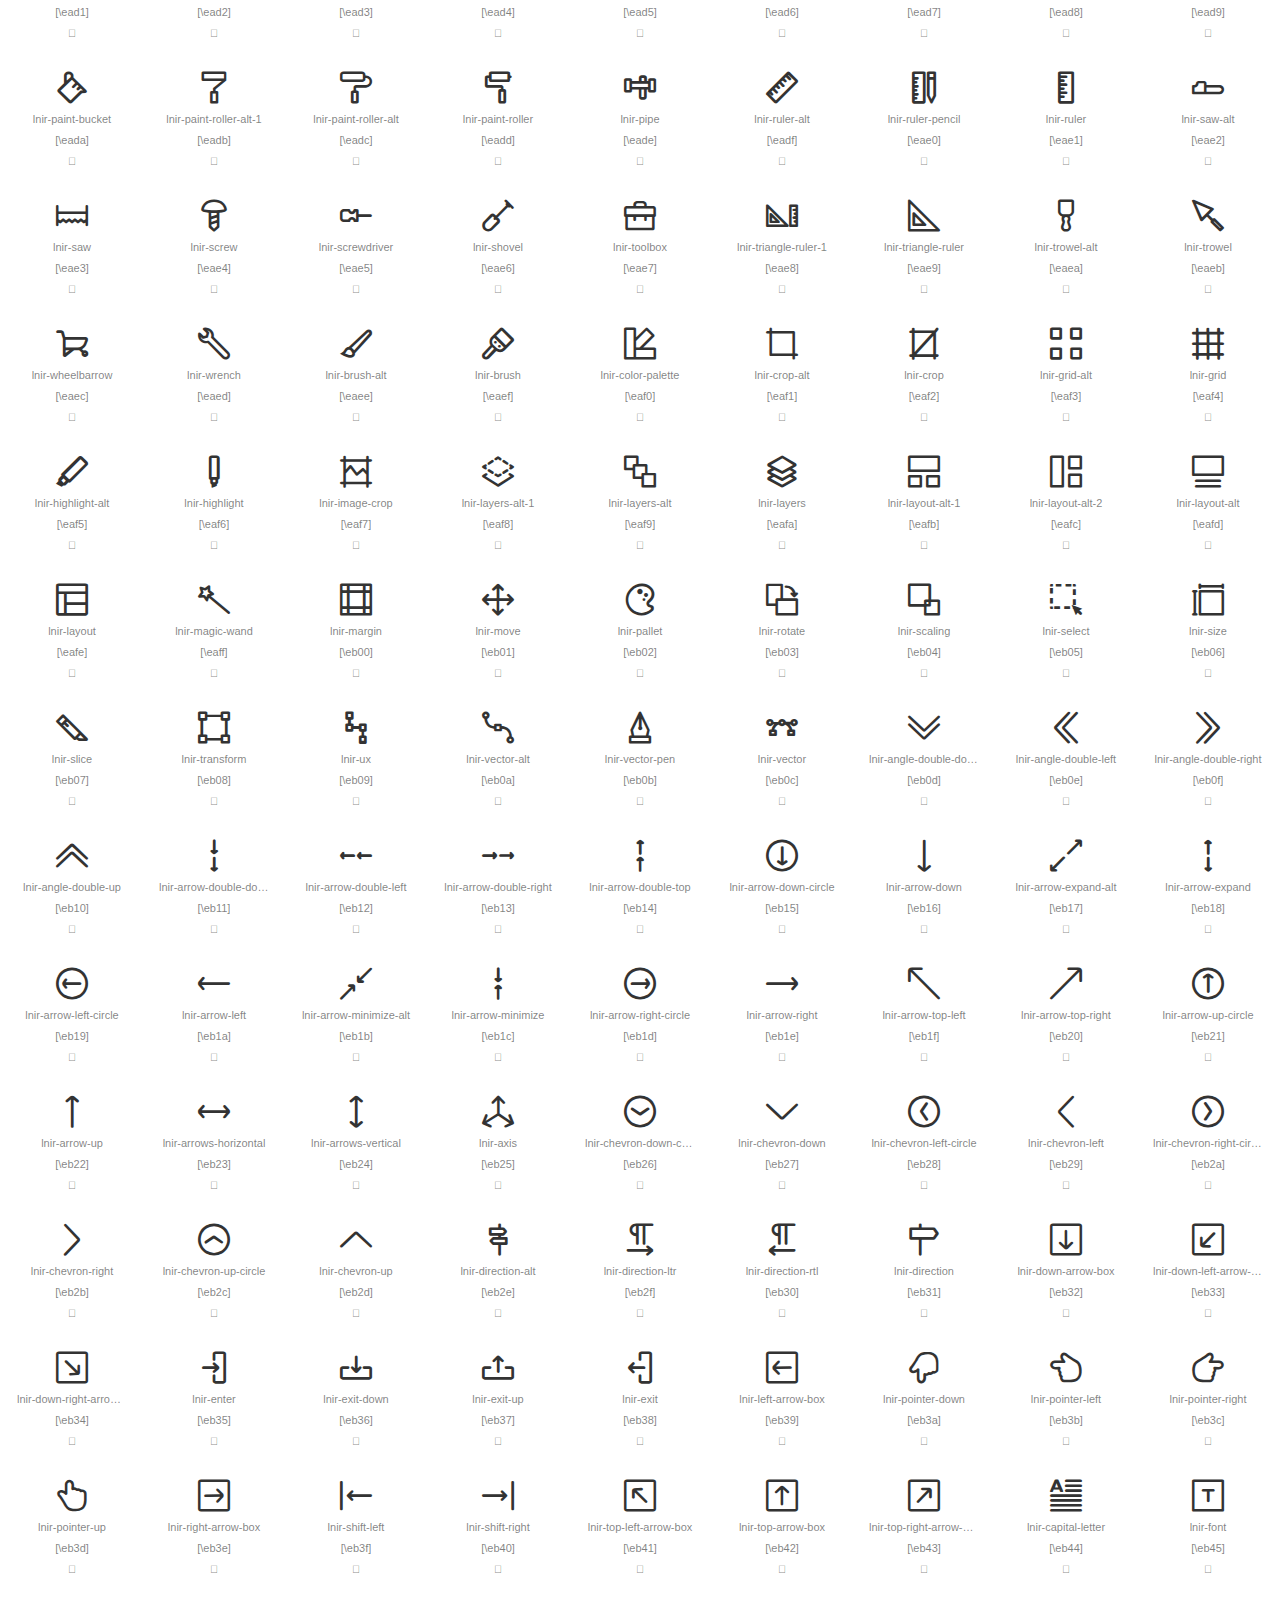
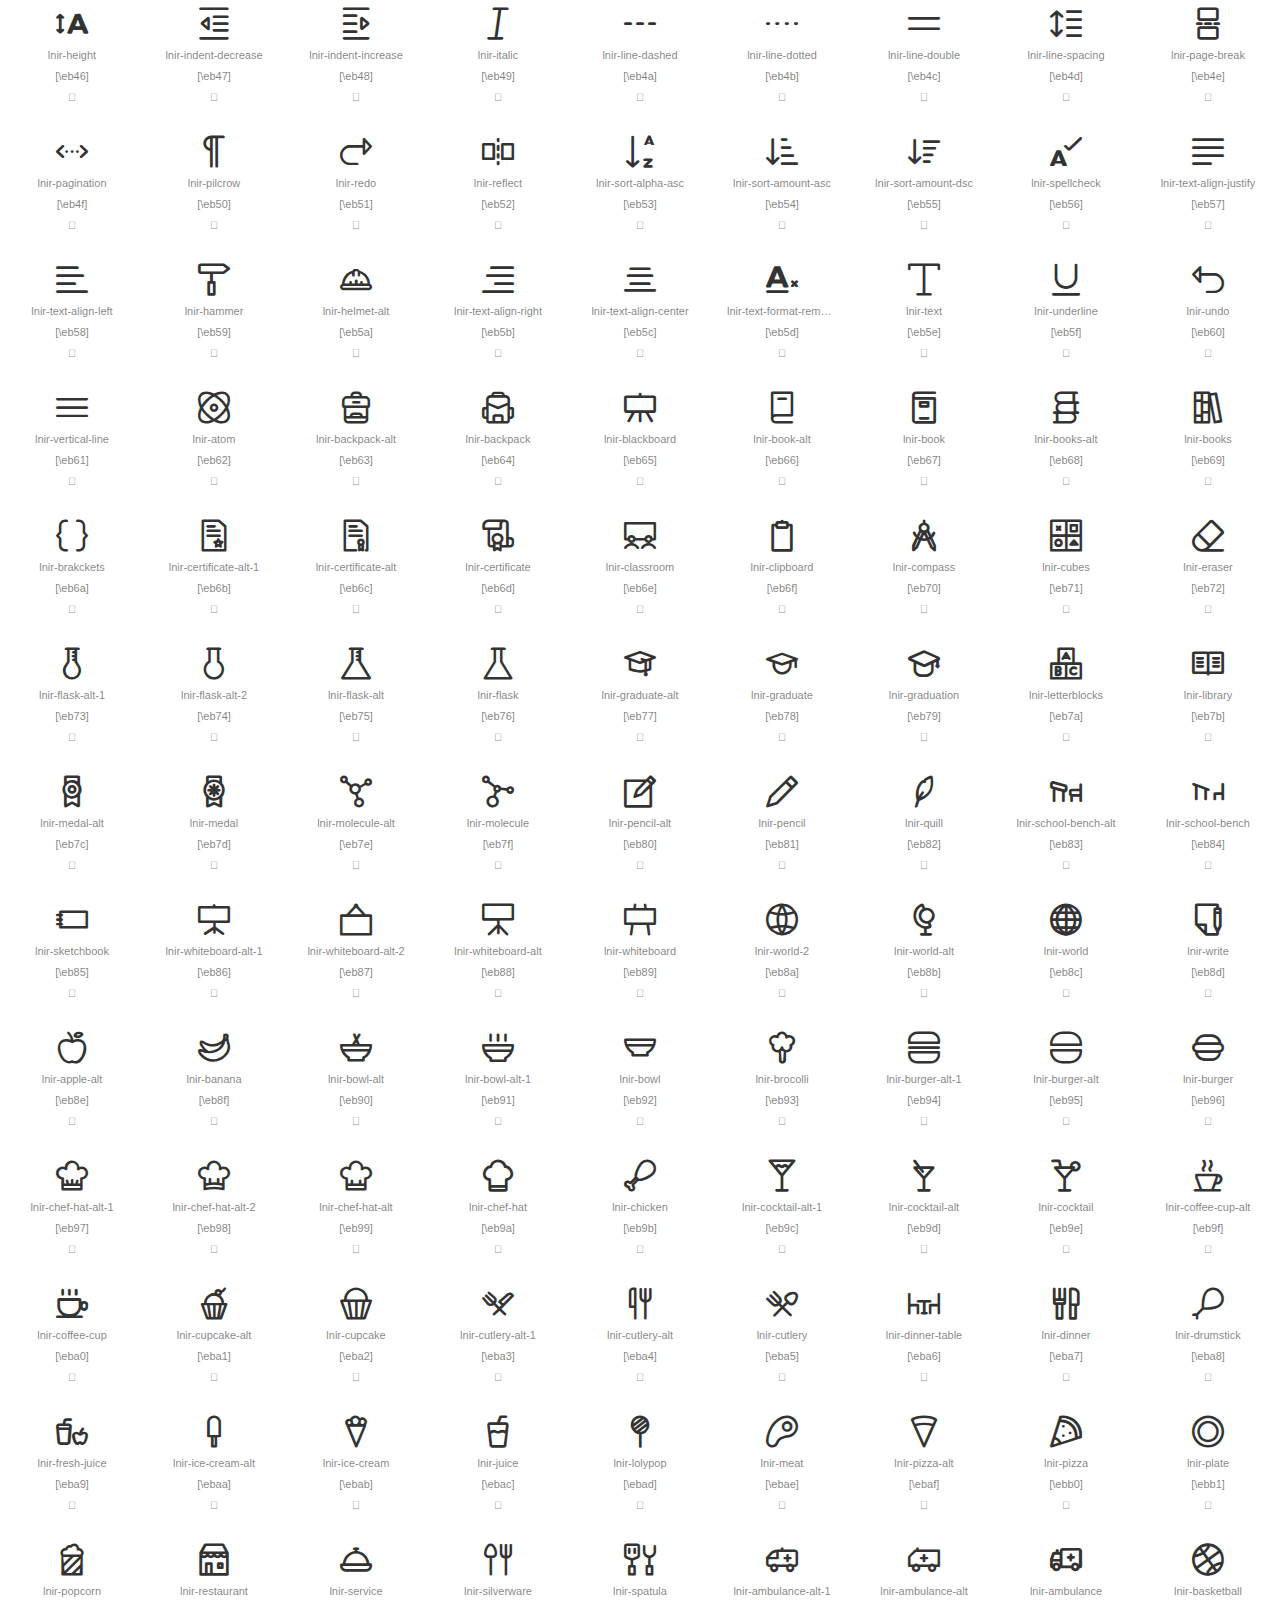
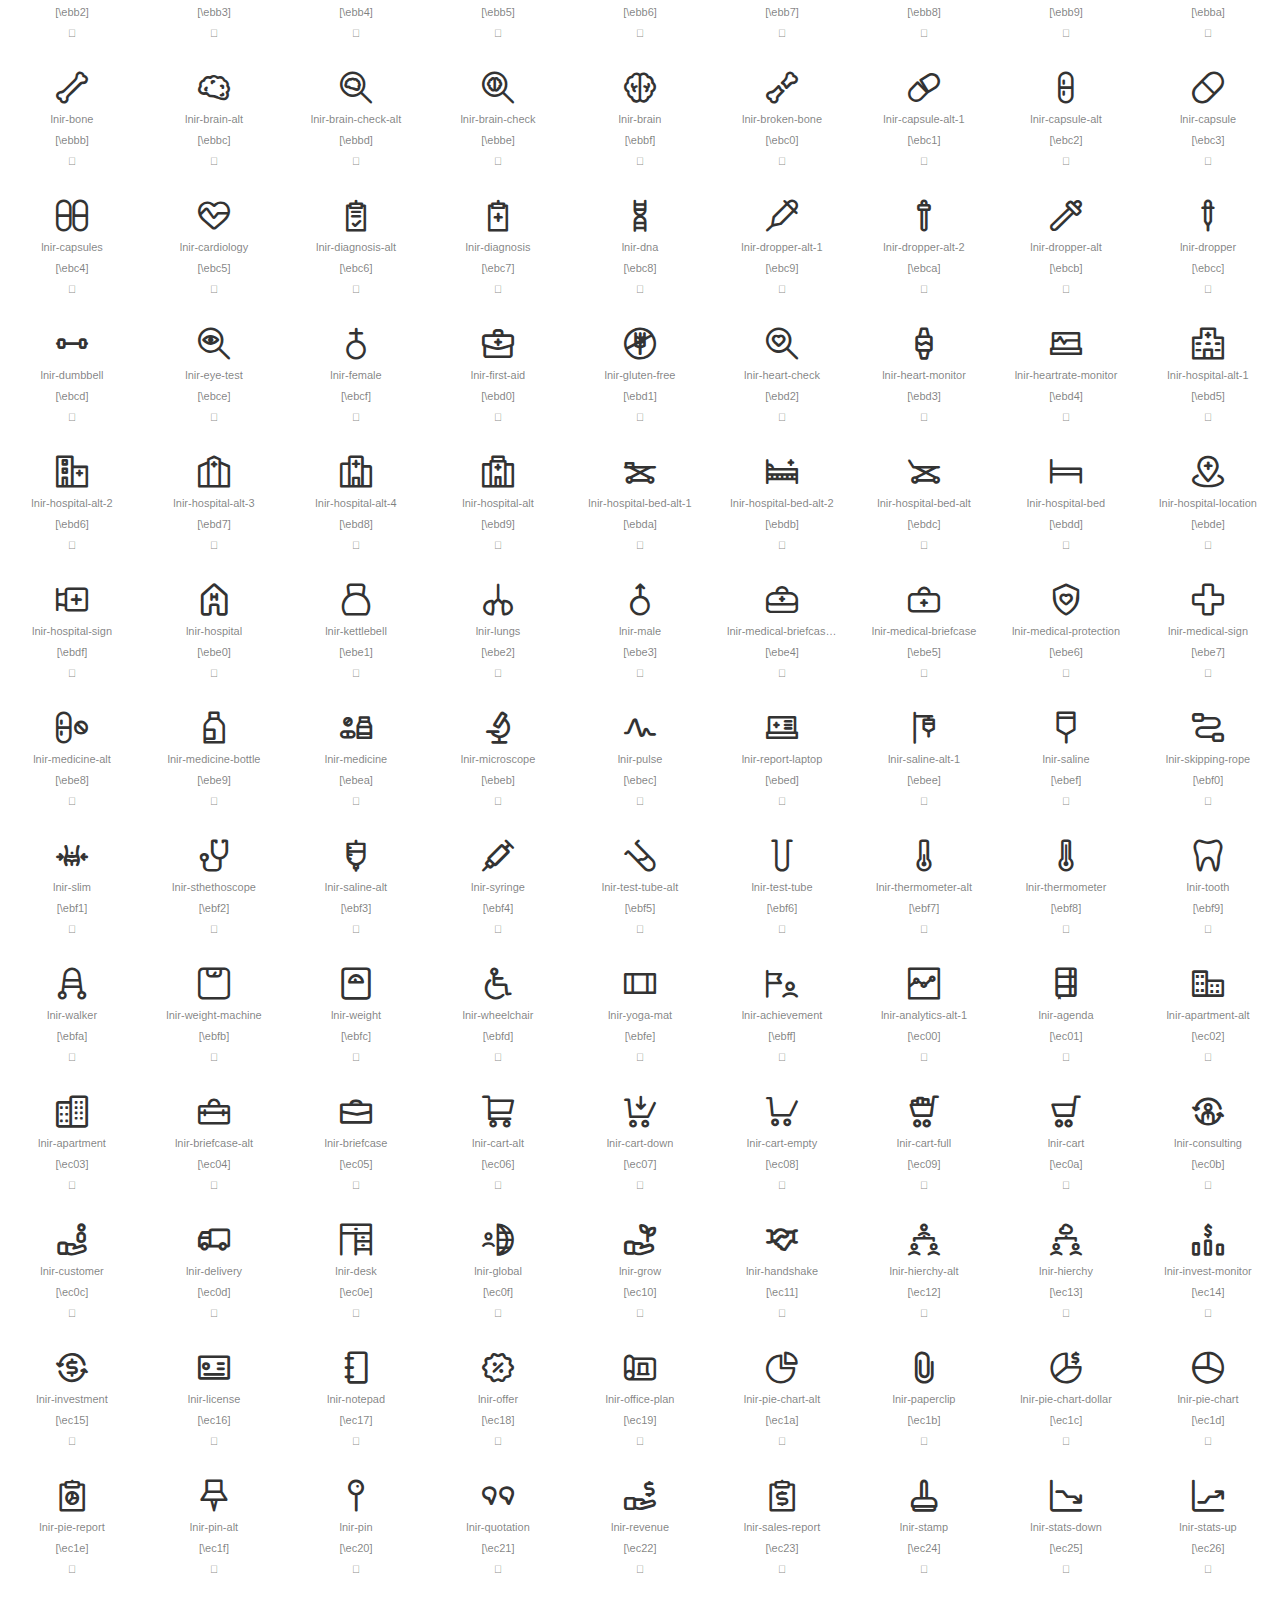
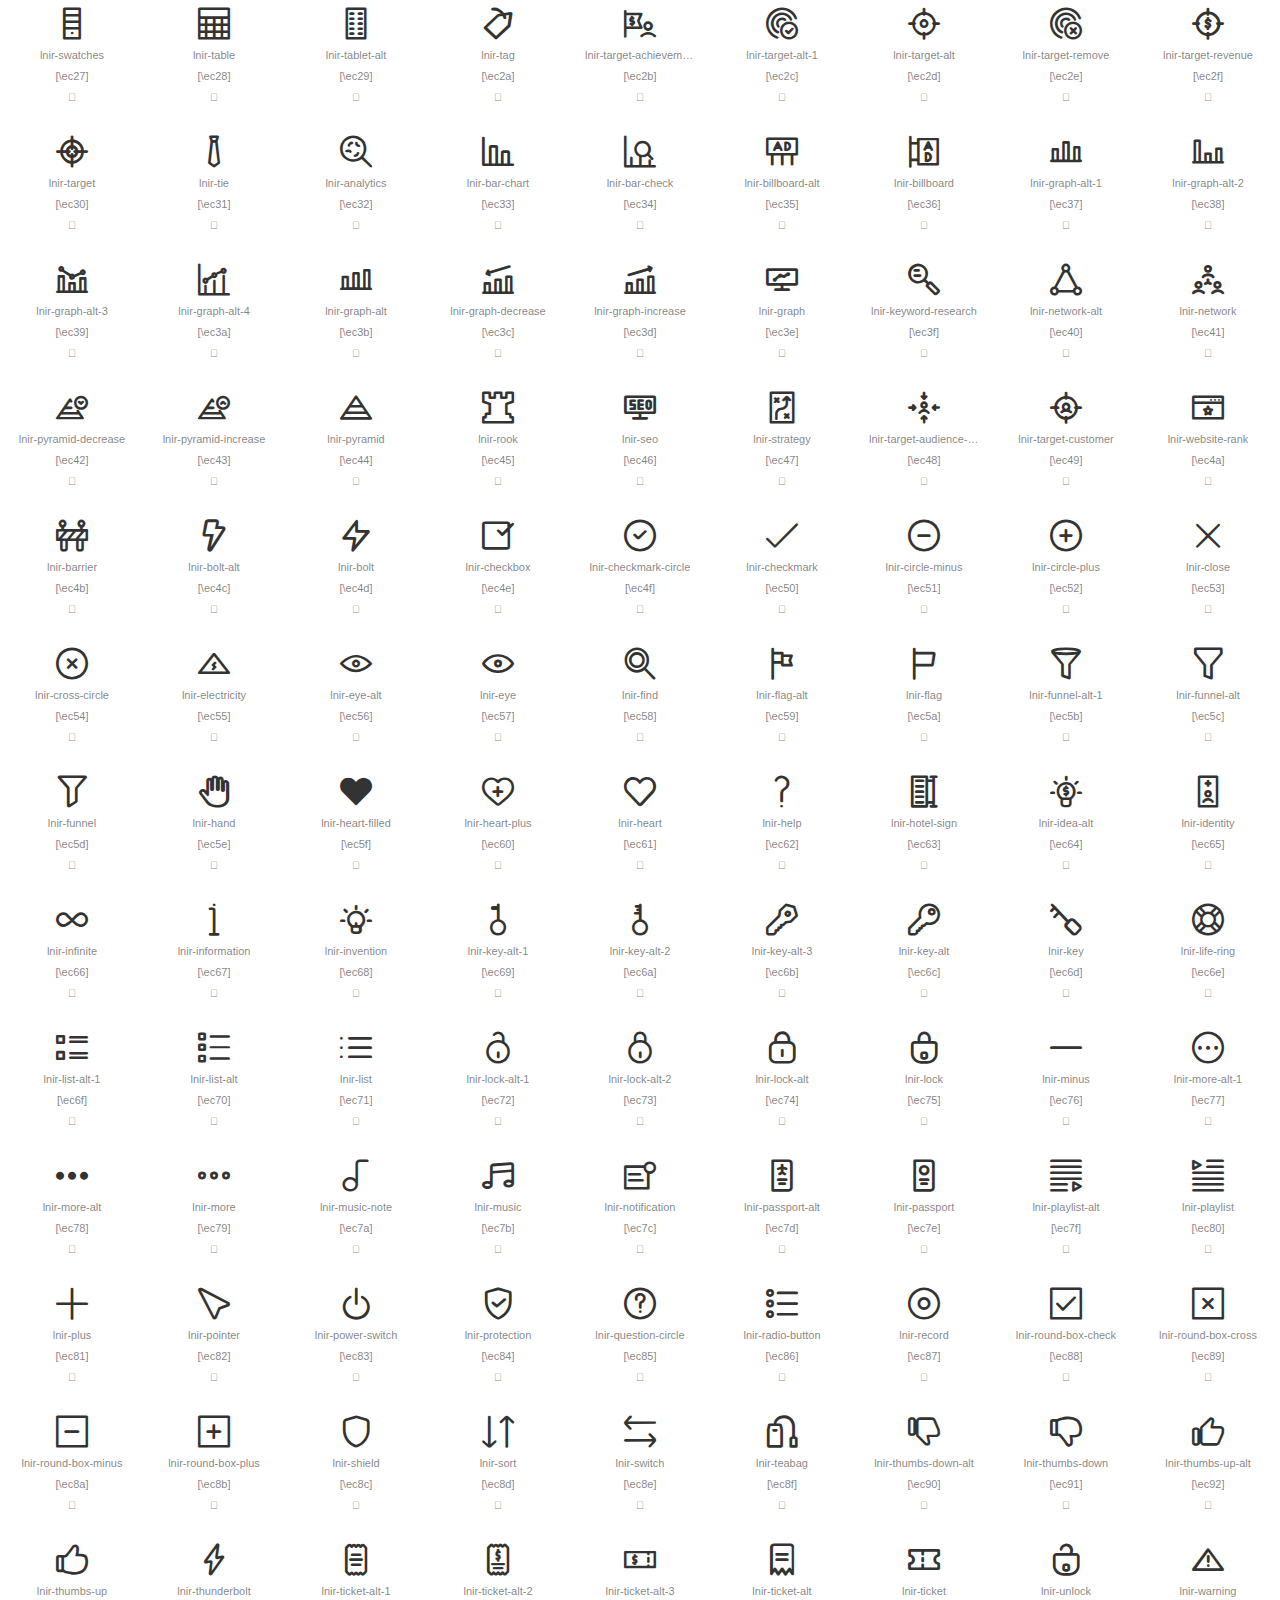
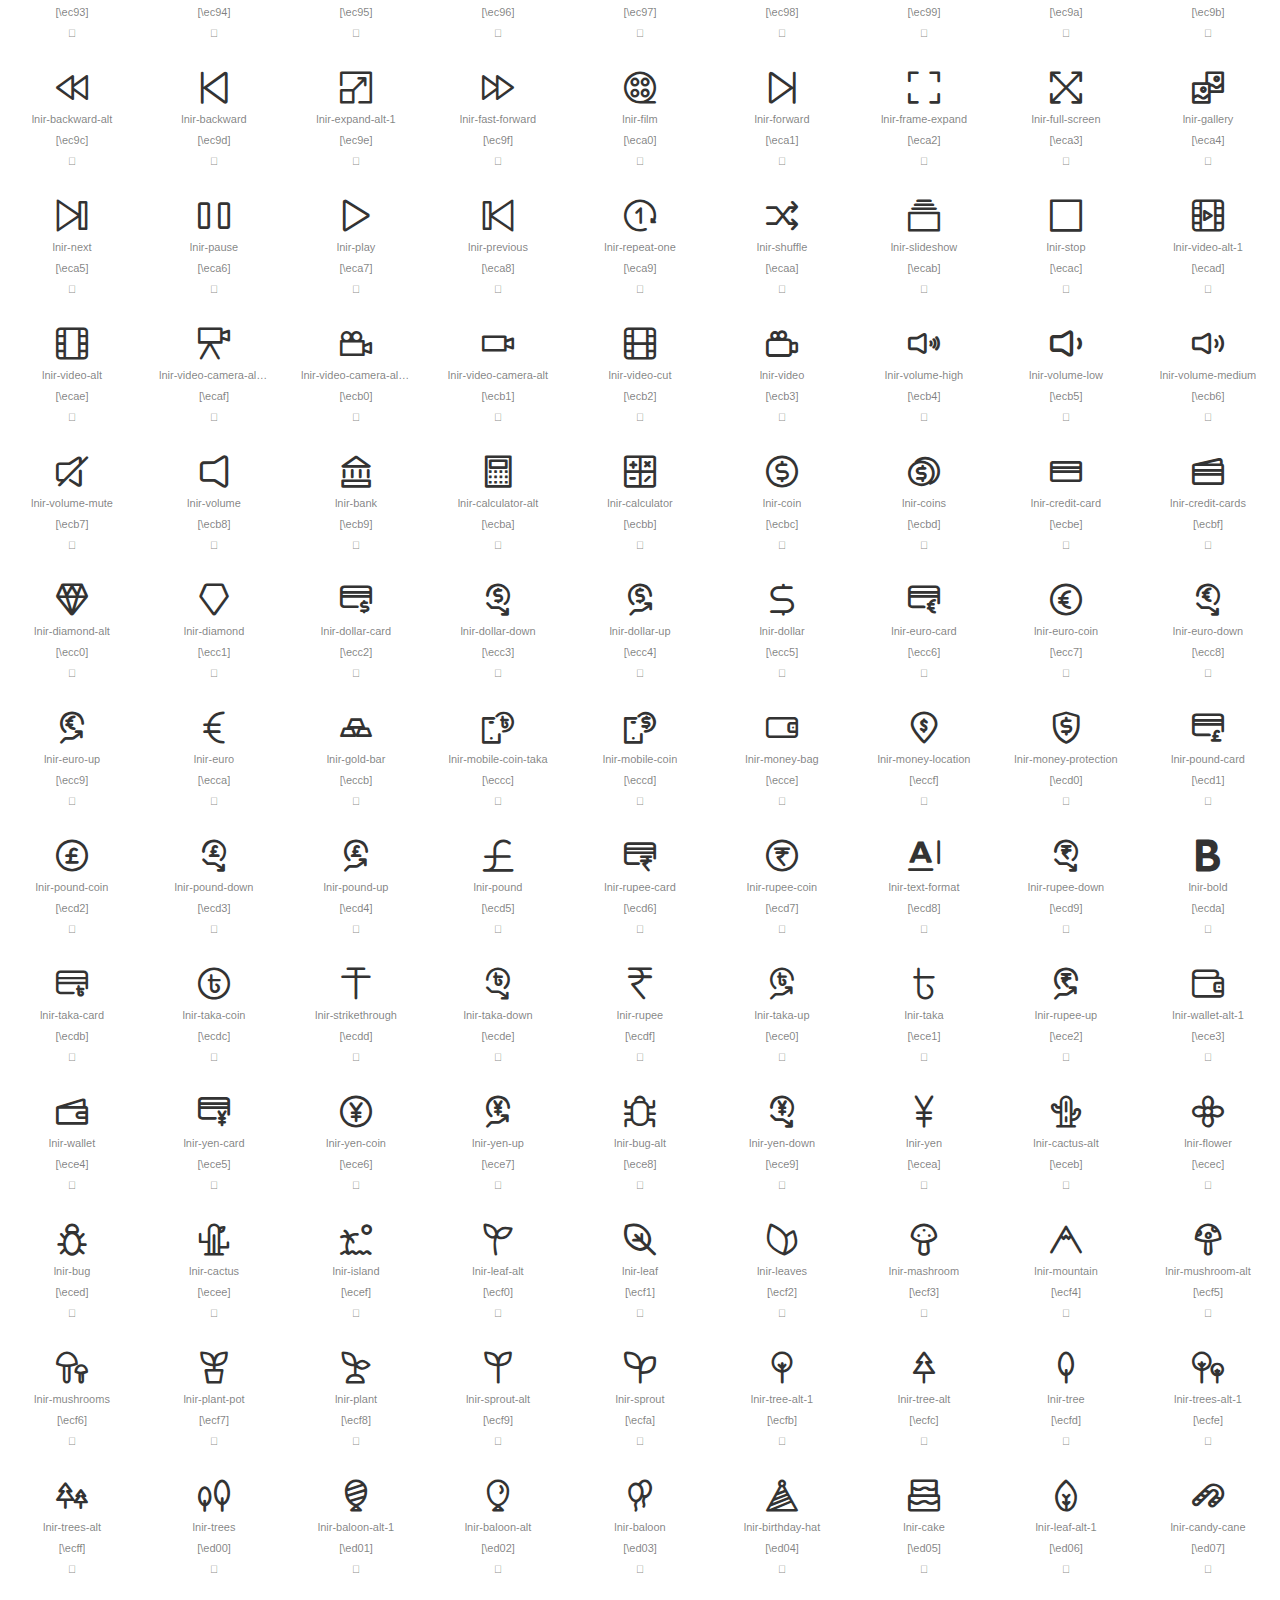
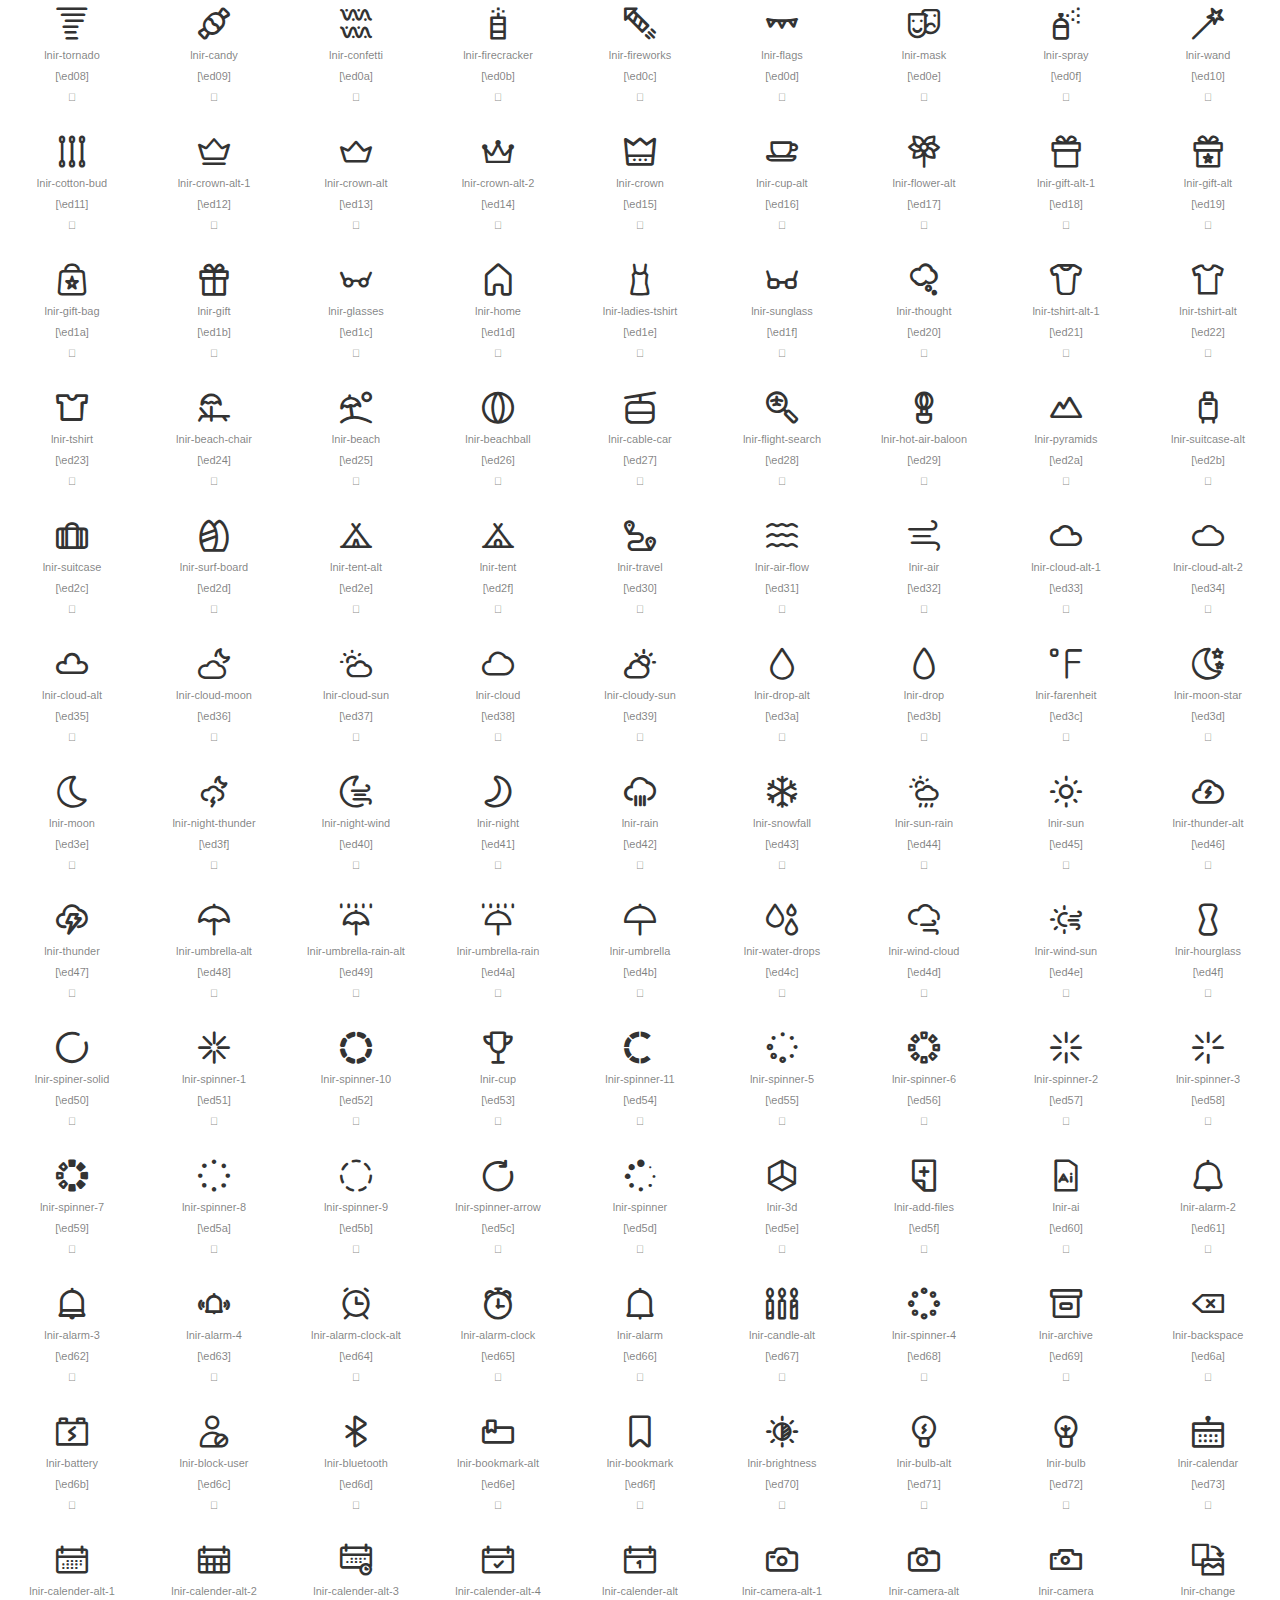
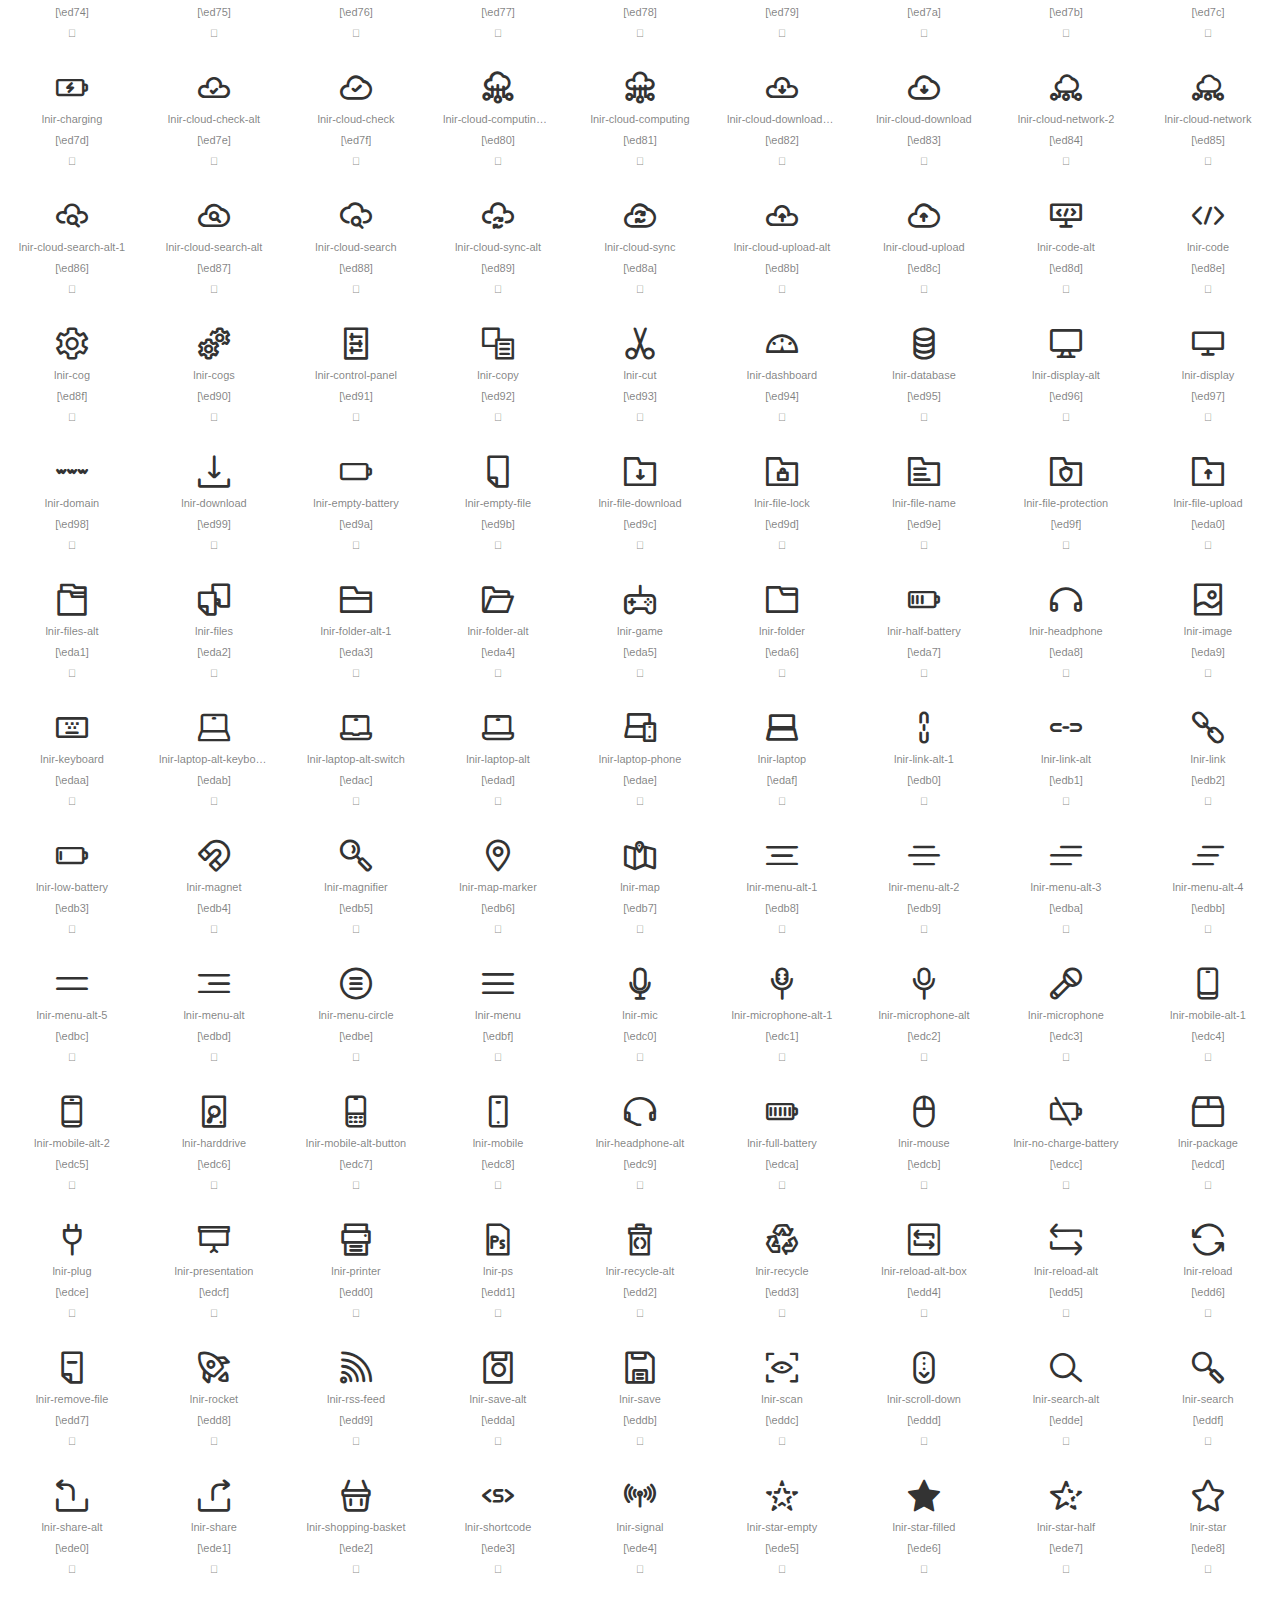
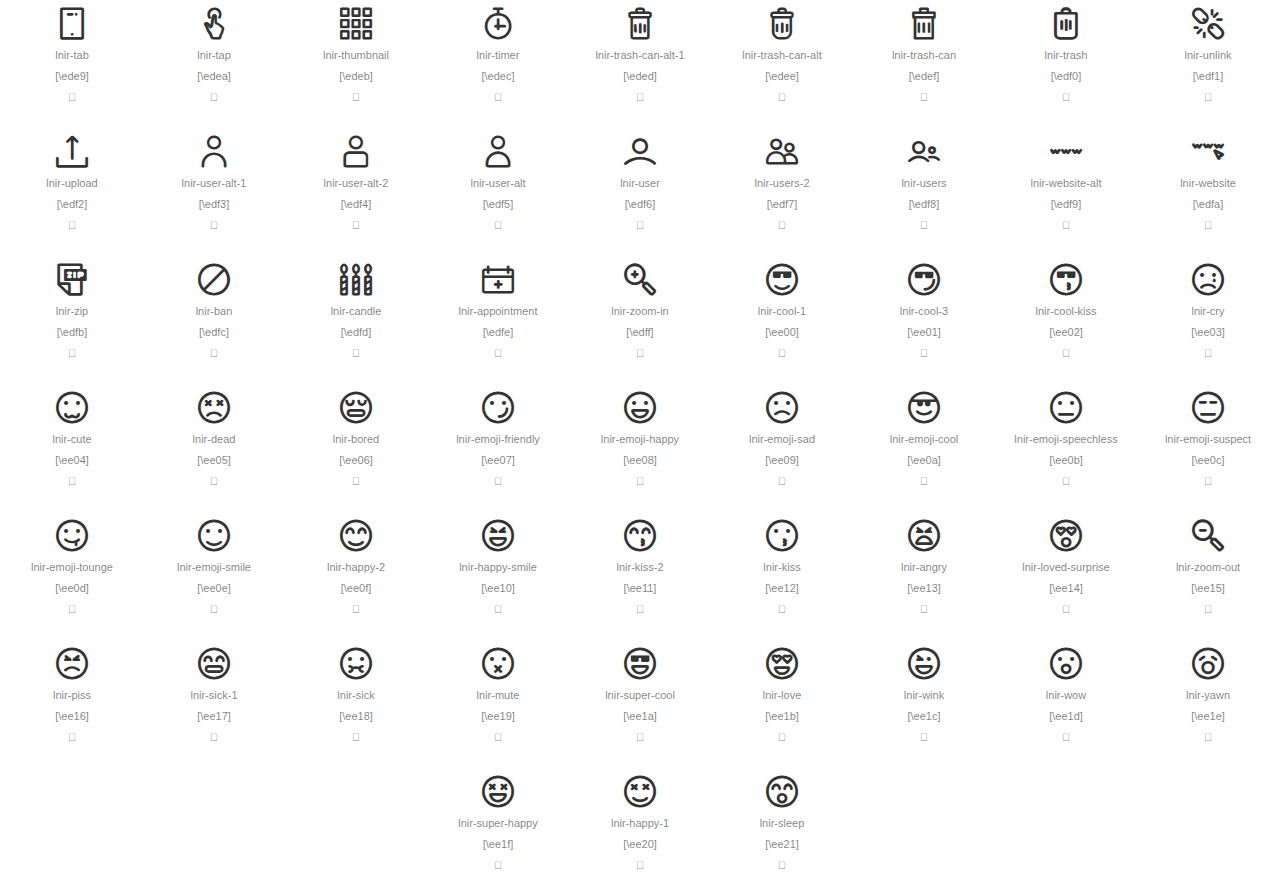
<file: fonts/LineIcons/Pro-Regular/demo.html>
<!doctype html>
<html lang="en">

<head>
	<meta charset="UTF-8">
	<meta name="viewport" content="width=device-width, initial-scale=1">
	<link rel="stylesheet" href="demo/css/reset.css"> <!-- CSS reset -->
	<link rel="stylesheet" href="demo/css/style.css">
	<link rel="shortcut icon" href="demo/favicon.png">
	<title>LineIconsPro Regular Web Font</title>
</head>

<body>
	<header>
		<h1>LineIconsPro Regular Web Font</h1>
		<p>Author: <a href="https://lineicons.com">lineicons.com</a></p>
	</header>

	<div id="icons-wrapper">
		<section>
			<ul>

				<li>
					<i class="lnir lnir-500px"></i>
					<p>lnir-500px</p>
				</li>

				<li>
					<i class="lnir lnir-adobe"></i>
					<p>lnir-adobe</p>
				</li>

				<li>
					<i class="lnir lnir-airbnb"></i>
					<p>lnir-airbnb</p>
				</li>

				<li>
					<i class="lnir lnir-amazon-original"></i>
					<p>lnir-amazon-original</p>
				</li>

				<li>
					<i class="lnir lnir-amazon-pay"></i>
					<p>lnir-amazon-pay</p>
				</li>

				<li>
					<i class="lnir lnir-amazon"></i>
					<p>lnir-amazon</p>
				</li>

				<li>
					<i class="lnir lnir-angellist"></i>
					<p>lnir-angellist</p>
				</li>

				<li>
					<i class="lnir lnir-android-original"></i>
					<p>lnir-android-original</p>
				</li>

				<li>
					<i class="lnir lnir-android"></i>
					<p>lnir-android</p>
				</li>

				<li>
					<i class="lnir lnir-amex"></i>
					<p>lnir-amex</p>
				</li>

				<li>
					<i class="lnir lnir-angular"></i>
					<p>lnir-angular</p>
				</li>

				<li>
					<i class="lnir lnir-atlassian"></i>
					<p>lnir-atlassian</p>
				</li>

				<li>
					<i class="lnir lnir-apple-pay"></i>
					<p>lnir-apple-pay</p>
				</li>

				<li>
					<i class="lnir lnir-apple"></i>
					<p>lnir-apple</p>
				</li>

				<li>
					<i class="lnir lnir-app-store"></i>
					<p>lnir-app-store</p>
				</li>

				<li>
					<i class="lnir lnir-aws"></i>
					<p>lnir-aws</p>
				</li>

				<li>
					<i class="lnir lnir-behance-original"></i>
					<p>lnir-behance-original</p>
				</li>

				<li>
					<i class="lnir lnir-behance"></i>
					<p>lnir-behance</p>
				</li>

				<li>
					<i class="lnir lnir-bitbucket"></i>
					<p>lnir-bitbucket</p>
				</li>

				<li>
					<i class="lnir lnir-chrome"></i>
					<p>lnir-chrome</p>
				</li>

				<li>
					<i class="lnir lnir-bitcoin"></i>
					<p>lnir-bitcoin</p>
				</li>

				<li>
					<i class="lnir lnir-codepen"></i>
					<p>lnir-codepen</p>
				</li>

				<li>
					<i class="lnir lnir-bootstrap"></i>
					<p>lnir-bootstrap</p>
				</li>

				<li>
					<i class="lnir lnir-css3"></i>
					<p>lnir-css3</p>
				</li>

				<li>
					<i class="lnir lnir-blogger"></i>
					<p>lnir-blogger</p>
				</li>

				<li>
					<i class="lnir lnir-dev"></i>
					<p>lnir-dev</p>
				</li>

				<li>
					<i class="lnir lnir-diners-club"></i>
					<p>lnir-diners-club</p>
				</li>

				<li>
					<i class="lnir lnir-discord"></i>
					<p>lnir-discord</p>
				</li>

				<li>
					<i class="lnir lnir-discover"></i>
					<p>lnir-discover</p>
				</li>

				<li>
					<i class="lnir lnir-docker"></i>
					<p>lnir-docker</p>
				</li>

				<li>
					<i class="lnir lnir-dribbble"></i>
					<p>lnir-dribbble</p>
				</li>

				<li>
					<i class="lnir lnir-dropbox"></i>
					<p>lnir-dropbox</p>
				</li>

				<li>
					<i class="lnir lnir-drupal-original"></i>
					<p>lnir-drupal-original</p>
				</li>

				<li>
					<i class="lnir lnir-drupal"></i>
					<p>lnir-drupal</p>
				</li>

				<li>
					<i class="lnir lnir-edge"></i>
					<p>lnir-edge</p>
				</li>

				<li>
					<i class="lnir lnir-envato"></i>
					<p>lnir-envato</p>
				</li>

				<li>
					<i class="lnir lnir-facebook-filled"></i>
					<p>lnir-facebook-filled</p>
				</li>

				<li>
					<i class="lnir lnir-cpanel"></i>
					<p>lnir-cpanel</p>
				</li>

				<li>
					<i class="lnir lnir-creative-commons"></i>
					<p>lnir-creative-commons</p>
				</li>

				<li>
					<i class="lnir lnir-facebook-messenger"></i>
					<p>lnir-facebook-messenger</p>
				</li>

				<li>
					<i class="lnir lnir-facebook-original"></i>
					<p>lnir-facebook-original</p>
				</li>

				<li>
					<i class="lnir lnir-facebook-oval"></i>
					<p>lnir-facebook-oval</p>
				</li>

				<li>
					<i class="lnir lnir-facebook"></i>
					<p>lnir-facebook</p>
				</li>

				<li>
					<i class="lnir lnir-figma"></i>
					<p>lnir-figma</p>
				</li>

				<li>
					<i class="lnir lnir-firefox-original"></i>
					<p>lnir-firefox-original</p>
				</li>

				<li>
					<i class="lnir lnir-firefox"></i>
					<p>lnir-firefox</p>
				</li>

				<li>
					<i class="lnir lnir-flickr"></i>
					<p>lnir-flickr</p>
				</li>

				<li>
					<i class="lnir lnir-git"></i>
					<p>lnir-git</p>
				</li>

				<li>
					<i class="lnir lnir-github-original"></i>
					<p>lnir-github-original</p>
				</li>

				<li>
					<i class="lnir lnir-github"></i>
					<p>lnir-github</p>
				</li>

				<li>
					<i class="lnir lnir-goodreads"></i>
					<p>lnir-goodreads</p>
				</li>

				<li>
					<i class="lnir lnir-google-drive"></i>
					<p>lnir-google-drive</p>
				</li>

				<li>
					<i class="lnir lnir-google-pay"></i>
					<p>lnir-google-pay</p>
				</li>

				<li>
					<i class="lnir lnir-google-wallet"></i>
					<p>lnir-google-wallet</p>
				</li>

				<li>
					<i class="lnir lnir-google"></i>
					<p>lnir-google</p>
				</li>

				<li>
					<i class="lnir lnir-hacker-news"></i>
					<p>lnir-hacker-news</p>
				</li>

				<li>
					<i class="lnir lnir-html5"></i>
					<p>lnir-html5</p>
				</li>

				<li>
					<i class="lnir lnir-instagram-filled"></i>
					<p>lnir-instagram-filled</p>
				</li>

				<li>
					<i class="lnir lnir-instagram-original"></i>
					<p>lnir-instagram-original</p>
				</li>

				<li>
					<i class="lnir lnir-instagram"></i>
					<p>lnir-instagram</p>
				</li>

				<li>
					<i class="lnir lnir-javascript"></i>
					<p>lnir-javascript</p>
				</li>

				<li>
					<i class="lnir lnir-jcb"></i>
					<p>lnir-jcb</p>
				</li>

				<li>
					<i class="lnir lnir-joomla"></i>
					<p>lnir-joomla</p>
				</li>

				<li>
					<i class="lnir lnir-laravel"></i>
					<p>lnir-laravel</p>
				</li>

				<li>
					<i class="lnir lnir-lineicons-alt"></i>
					<p>lnir-lineicons-alt</p>
				</li>

				<li>
					<i class="lnir lnir-dropbox-original"></i>
					<p>lnir-dropbox-original</p>
				</li>

				<li>
					<i class="lnir lnir-linkedin-original"></i>
					<p>lnir-linkedin-original</p>
				</li>

				<li>
					<i class="lnir lnir-mailchimp"></i>
					<p>lnir-mailchimp</p>
				</li>

				<li>
					<i class="lnir lnir-mastercard"></i>
					<p>lnir-mastercard</p>
				</li>

				<li>
					<i class="lnir lnir-medium"></i>
					<p>lnir-medium</p>
				</li>

				<li>
					<i class="lnir lnir-megento"></i>
					<p>lnir-megento</p>
				</li>

				<li>
					<i class="lnir lnir-microsoft"></i>
					<p>lnir-microsoft</p>
				</li>

				<li>
					<i class="lnir lnir-nodejs-alt"></i>
					<p>lnir-nodejs-alt</p>
				</li>

				<li>
					<i class="lnir lnir-nodejs"></i>
					<p>lnir-nodejs</p>
				</li>

				<li>
					<i class="lnir lnir-npm"></i>
					<p>lnir-npm</p>
				</li>

				<li>
					<i class="lnir lnir-opera"></i>
					<p>lnir-opera</p>
				</li>

				<li>
					<i class="lnir lnir-patreon"></i>
					<p>lnir-patreon</p>
				</li>

				<li>
					<i class="lnir lnir-paypal-original"></i>
					<p>lnir-paypal-original</p>
				</li>

				<li>
					<i class="lnir lnir-paypal"></i>
					<p>lnir-paypal</p>
				</li>

				<li>
					<i class="lnir lnir-php"></i>
					<p>lnir-php</p>
				</li>

				<li>
					<i class="lnir lnir-line"></i>
					<p>lnir-line</p>
				</li>

				<li>
					<i class="lnir lnir-lineicons"></i>
					<p>lnir-lineicons</p>
				</li>

				<li>
					<i class="lnir lnir-linkedin"></i>
					<p>lnir-linkedin</p>
				</li>

				<li>
					<i class="lnir lnir-pinterest"></i>
					<p>lnir-pinterest</p>
				</li>

				<li>
					<i class="lnir lnir-play-store"></i>
					<p>lnir-play-store</p>
				</li>

				<li>
					<i class="lnir lnir-producthunt"></i>
					<p>lnir-producthunt</p>
				</li>

				<li>
					<i class="lnir lnir-python"></i>
					<p>lnir-python</p>
				</li>

				<li>
					<i class="lnir lnir-quora"></i>
					<p>lnir-quora</p>
				</li>

				<li>
					<i class="lnir lnir-react"></i>
					<p>lnir-react</p>
				</li>

				<li>
					<i class="lnir lnir-reddit"></i>
					<p>lnir-reddit</p>
				</li>

				<li>
					<i class="lnir lnir-shopify"></i>
					<p>lnir-shopify</p>
				</li>

				<li>
					<i class="lnir lnir-sketch"></i>
					<p>lnir-sketch</p>
				</li>

				<li>
					<i class="lnir lnir-skype"></i>
					<p>lnir-skype</p>
				</li>

				<li>
					<i class="lnir lnir-slack"></i>
					<p>lnir-slack</p>
				</li>

				<li>
					<i class="lnir lnir-slideshare"></i>
					<p>lnir-slideshare</p>
				</li>

				<li>
					<i class="lnir lnir-snapchat"></i>
					<p>lnir-snapchat</p>
				</li>

				<li>
					<i class="lnir lnir-souncloud-original"></i>
					<p>lnir-souncloud-original</p>
				</li>

				<li>
					<i class="lnir lnir-soundcloud"></i>
					<p>lnir-soundcloud</p>
				</li>

				<li>
					<i class="lnir lnir-spotify-original"></i>
					<p>lnir-spotify-original</p>
				</li>

				<li>
					<i class="lnir lnir-spotify"></i>
					<p>lnir-spotify</p>
				</li>

				<li>
					<i class="lnir lnir-stackoverflow"></i>
					<p>lnir-stackoverflow</p>
				</li>

				<li>
					<i class="lnir lnir-swift"></i>
					<p>lnir-swift</p>
				</li>

				<li>
					<i class="lnir lnir-telegram-original"></i>
					<p>lnir-telegram-original</p>
				</li>

				<li>
					<i class="lnir lnir-telegram"></i>
					<p>lnir-telegram</p>
				</li>

				<li>
					<i class="lnir lnir-trello"></i>
					<p>lnir-trello</p>
				</li>

				<li>
					<i class="lnir lnir-stripe"></i>
					<p>lnir-stripe</p>
				</li>

				<li>
					<i class="lnir lnir-tumblr"></i>
					<p>lnir-tumblr</p>
				</li>

				<li>
					<i class="lnir lnir-stumbleupon"></i>
					<p>lnir-stumbleupon</p>
				</li>

				<li>
					<i class="lnir lnir-twitter-original"></i>
					<p>lnir-twitter-original</p>
				</li>

				<li>
					<i class="lnir lnir-twitter"></i>
					<p>lnir-twitter</p>
				</li>

				<li>
					<i class="lnir lnir-ubuntu"></i>
					<p>lnir-ubuntu</p>
				</li>

				<li>
					<i class="lnir lnir-vimeo"></i>
					<p>lnir-vimeo</p>
				</li>

				<li>
					<i class="lnir lnir-twitch"></i>
					<p>lnir-twitch</p>
				</li>

				<li>
					<i class="lnir lnir-steam"></i>
					<p>lnir-steam</p>
				</li>

				<li>
					<i class="lnir lnir-twitter-filled"></i>
					<p>lnir-twitter-filled</p>
				</li>

				<li>
					<i class="lnir lnir-visa"></i>
					<p>lnir-visa</p>
				</li>

				<li>
					<i class="lnir lnir-vk"></i>
					<p>lnir-vk</p>
				</li>

				<li>
					<i class="lnir lnir-wechat"></i>
					<p>lnir-wechat</p>
				</li>

				<li>
					<i class="lnir lnir-whatsapp"></i>
					<p>lnir-whatsapp</p>
				</li>

				<li>
					<i class="lnir lnir-windows"></i>
					<p>lnir-windows</p>
				</li>

				<li>
					<i class="lnir lnir-wordpress-filled"></i>
					<p>lnir-wordpress-filled</p>
				</li>

				<li>
					<i class="lnir lnir-wordpress"></i>
					<p>lnir-wordpress</p>
				</li>

				<li>
					<i class="lnir lnir-yahoo"></i>
					<p>lnir-yahoo</p>
				</li>

				<li>
					<i class="lnir lnir-ycombinator"></i>
					<p>lnir-ycombinator</p>
				</li>

				<li>
					<i class="lnir lnir-youtube"></i>
					<p>lnir-youtube</p>
				</li>

				<li>
					<i class="lnir lnir-anchor"></i>
					<p>lnir-anchor</p>
				</li>

				<li>
					<i class="lnir lnir-bi-cycle"></i>
					<p>lnir-bi-cycle</p>
				</li>

				<li>
					<i class="lnir lnir-boarding-pass-alt"></i>
					<p>lnir-boarding-pass-alt</p>
				</li>

				<li>
					<i class="lnir lnir-boarding-pass"></i>
					<p>lnir-boarding-pass</p>
				</li>

				<li>
					<i class="lnir lnir-java"></i>
					<p>lnir-java</p>
				</li>

				<li>
					<i class="lnir lnir-jsfiddle"></i>
					<p>lnir-jsfiddle</p>
				</li>

				<li>
					<i class="lnir lnir-bridge"></i>
					<p>lnir-bridge</p>
				</li>

				<li>
					<i class="lnir lnir-bullhorn"></i>
					<p>lnir-bullhorn</p>
				</li>

				<li>
					<i class="lnir lnir-bus"></i>
					<p>lnir-bus</p>
				</li>

				<li>
					<i class="lnir lnir-car-alt"></i>
					<p>lnir-car-alt</p>
				</li>

				<li>
					<i class="lnir lnir-car"></i>
					<p>lnir-car</p>
				</li>

				<li>
					<i class="lnir lnir-caravan"></i>
					<p>lnir-caravan</p>
				</li>

				<li>
					<i class="lnir lnir-chat-add"></i>
					<p>lnir-chat-add</p>
				</li>

				<li>
					<i class="lnir lnir-chat-minus"></i>
					<p>lnir-chat-minus</p>
				</li>

				<li>
					<i class="lnir lnir-comments-alt"></i>
					<p>lnir-comments-alt</p>
				</li>

				<li>
					<i class="lnir lnir-comments-reply"></i>
					<p>lnir-comments-reply</p>
				</li>

				<li>
					<i class="lnir lnir-comments"></i>
					<p>lnir-comments</p>
				</li>

				<li>
					<i class="lnir lnir-envelope-alt"></i>
					<p>lnir-envelope-alt</p>
				</li>

				<li>
					<i class="lnir lnir-helicopter"></i>
					<p>lnir-helicopter</p>
				</li>

				<li>
					<i class="lnir lnir-inbox"></i>
					<p>lnir-inbox</p>
				</li>

				<li>
					<i class="lnir lnir-megaphone"></i>
					<p>lnir-megaphone</p>
				</li>

				<li>
					<i class="lnir lnir-message-attachement"></i>
					<p>lnir-message-attachement</p>
				</li>

				<li>
					<i class="lnir lnir-message-block"></i>
					<p>lnir-message-block</p>
				</li>

				<li>
					<i class="lnir lnir-message-check"></i>
					<p>lnir-message-check</p>
				</li>

				<li>
					<i class="lnir lnir-message-cross"></i>
					<p>lnir-message-cross</p>
				</li>

				<li>
					<i class="lnir lnir-message-desktop"></i>
					<p>lnir-message-desktop</p>
				</li>

				<li>
					<i class="lnir lnir-message-edit"></i>
					<p>lnir-message-edit</p>
				</li>

				<li>
					<i class="lnir lnir-message-forward"></i>
					<p>lnir-message-forward</p>
				</li>

				<li>
					<i class="lnir lnir-message-incoming"></i>
					<p>lnir-message-incoming</p>
				</li>

				<li>
					<i class="lnir lnir-message-laptop"></i>
					<p>lnir-message-laptop</p>
				</li>

				<li>
					<i class="lnir lnir-message-lock"></i>
					<p>lnir-message-lock</p>
				</li>

				<li>
					<i class="lnir lnir-message-love"></i>
					<p>lnir-message-love</p>
				</li>

				<li>
					<i class="lnir lnir-message-minus"></i>
					<p>lnir-message-minus</p>
				</li>

				<li>
					<i class="lnir lnir-message-outgoing"></i>
					<p>lnir-message-outgoing</p>
				</li>

				<li>
					<i class="lnir lnir-message-plus"></i>
					<p>lnir-message-plus</p>
				</li>

				<li>
					<i class="lnir lnir-message-reply"></i>
					<p>lnir-message-reply</p>
				</li>

				<li>
					<i class="lnir lnir-message-search"></i>
					<p>lnir-message-search</p>
				</li>

				<li>
					<i class="lnir lnir-message-share"></i>
					<p>lnir-message-share</p>
				</li>

				<li>
					<i class="lnir lnir-mobile-chat"></i>
					<p>lnir-mobile-chat</p>
				</li>

				<li>
					<i class="lnir lnir-page"></i>
					<p>lnir-page</p>
				</li>

				<li>
					<i class="lnir lnir-phone-block"></i>
					<p>lnir-phone-block</p>
				</li>

				<li>
					<i class="lnir lnir-phone-caling"></i>
					<p>lnir-phone-caling</p>
				</li>

				<li>
					<i class="lnir lnir-phone-conference"></i>
					<p>lnir-phone-conference</p>
				</li>

				<li>
					<i class="lnir lnir-phone-cut"></i>
					<p>lnir-phone-cut</p>
				</li>

				<li>
					<i class="lnir lnir-phone-forward"></i>
					<p>lnir-phone-forward</p>
				</li>

				<li>
					<i class="lnir lnir-phone-incoming"></i>
					<p>lnir-phone-incoming</p>
				</li>

				<li>
					<i class="lnir lnir-phone-misscall"></i>
					<p>lnir-phone-misscall</p>
				</li>

				<li>
					<i class="lnir lnir-phone-outgoing"></i>
					<p>lnir-phone-outgoing</p>
				</li>

				<li>
					<i class="lnir lnir-phone-pause"></i>
					<p>lnir-phone-pause</p>
				</li>

				<li>
					<i class="lnir lnir-phone-redial"></i>
					<p>lnir-phone-redial</p>
				</li>

				<li>
					<i class="lnir lnir-phone-ring"></i>
					<p>lnir-phone-ring</p>
				</li>

				<li>
					<i class="lnir lnir-phone-set"></i>
					<p>lnir-phone-set</p>
				</li>

				<li>
					<i class="lnir lnir-phone"></i>
					<p>lnir-phone</p>
				</li>

				<li>
					<i class="lnir lnir-plane-alt"></i>
					<p>lnir-plane-alt</p>
				</li>

				<li>
					<i class="lnir lnir-plane"></i>
					<p>lnir-plane</p>
				</li>

				<li>
					<i class="lnir lnir-popup"></i>
					<p>lnir-popup</p>
				</li>

				<li>
					<i class="lnir lnir-postcard-alt"></i>
					<p>lnir-postcard-alt</p>
				</li>

				<li>
					<i class="lnir lnir-postcard"></i>
					<p>lnir-postcard</p>
				</li>

				<li>
					<i class="lnir lnir-reply"></i>
					<p>lnir-reply</p>
				</li>

				<li>
					<i class="lnir lnir-road"></i>
					<p>lnir-road</p>
				</li>

				<li>
					<i class="lnir lnir-scooter"></i>
					<p>lnir-scooter</p>
				</li>

				<li>
					<i class="lnir lnir-ship"></i>
					<p>lnir-ship</p>
				</li>

				<li>
					<i class="lnir lnir-support"></i>
					<p>lnir-support</p>
				</li>

				<li>
					<i class="lnir lnir-target-mail"></i>
					<p>lnir-target-mail</p>
				</li>

				<li>
					<i class="lnir lnir-taxi"></i>
					<p>lnir-taxi</p>
				</li>

				<li>
					<i class="lnir lnir-train-alt"></i>
					<p>lnir-train-alt</p>
				</li>

				<li>
					<i class="lnir lnir-train"></i>
					<p>lnir-train</p>
				</li>

				<li>
					<i class="lnir lnir-boundary"></i>
					<p>lnir-boundary</p>
				</li>

				<li>
					<i class="lnir lnir-bricks-alt"></i>
					<p>lnir-bricks-alt</p>
				</li>

				<li>
					<i class="lnir lnir-bricks"></i>
					<p>lnir-bricks</p>
				</li>

				<li>
					<i class="lnir lnir-bulldozer"></i>
					<p>lnir-bulldozer</p>
				</li>

				<li>
					<i class="lnir lnir-cone"></i>
					<p>lnir-cone</p>
				</li>

				<li>
					<i class="lnir lnir-construction-hammer"></i>
					<p>lnir-construction-hammer</p>
				</li>

				<li>
					<i class="lnir lnir-construction-rular"></i>
					<p>lnir-construction-rular</p>
				</li>

				<li>
					<i class="lnir lnir-construction"></i>
					<p>lnir-construction</p>
				</li>

				<li>
					<i class="lnir lnir-door-alt"></i>
					<p>lnir-door-alt</p>
				</li>

				<li>
					<i class="lnir lnir-drill"></i>
					<p>lnir-drill</p>
				</li>

				<li>
					<i class="lnir lnir-fence"></i>
					<p>lnir-fence</p>
				</li>

				<li>
					<i class="lnir lnir-hammer-alt"></i>
					<p>lnir-hammer-alt</p>
				</li>

				<li>
					<i class="lnir lnir-envelope"></i>
					<p>lnir-envelope</p>
				</li>

				<li>
					<i class="lnir lnir-joomla-original"></i>
					<p>lnir-joomla-original</p>
				</li>

				<li>
					<i class="lnir lnir-bubble"></i>
					<p>lnir-bubble</p>
				</li>

				<li>
					<i class="lnir lnir-door"></i>
					<p>lnir-door</p>
				</li>

				<li>
					<i class="lnir lnir-helmet"></i>
					<p>lnir-helmet</p>
				</li>

				<li>
					<i class="lnir lnir-hook"></i>
					<p>lnir-hook</p>
				</li>

				<li>
					<i class="lnir lnir-house-alt-1"></i>
					<p>lnir-house-alt-1</p>
				</li>

				<li>
					<i class="lnir lnir-house-alt"></i>
					<p>lnir-house-alt</p>
				</li>

				<li>
					<i class="lnir lnir-house-heart"></i>
					<p>lnir-house-heart</p>
				</li>

				<li>
					<i class="lnir lnir-house-plan"></i>
					<p>lnir-house-plan</p>
				</li>

				<li>
					<i class="lnir lnir-house"></i>
					<p>lnir-house</p>
				</li>

				<li>
					<i class="lnir lnir-measuring-tape"></i>
					<p>lnir-measuring-tape</p>
				</li>

				<li>
					<i class="lnir lnir-paint-bucket"></i>
					<p>lnir-paint-bucket</p>
				</li>

				<li>
					<i class="lnir lnir-paint-roller-alt-1"></i>
					<p>lnir-paint-roller-alt-1</p>
				</li>

				<li>
					<i class="lnir lnir-paint-roller-alt"></i>
					<p>lnir-paint-roller-alt</p>
				</li>

				<li>
					<i class="lnir lnir-paint-roller"></i>
					<p>lnir-paint-roller</p>
				</li>

				<li>
					<i class="lnir lnir-pipe"></i>
					<p>lnir-pipe</p>
				</li>

				<li>
					<i class="lnir lnir-ruler-alt"></i>
					<p>lnir-ruler-alt</p>
				</li>

				<li>
					<i class="lnir lnir-ruler-pencil"></i>
					<p>lnir-ruler-pencil</p>
				</li>

				<li>
					<i class="lnir lnir-ruler"></i>
					<p>lnir-ruler</p>
				</li>

				<li>
					<i class="lnir lnir-saw-alt"></i>
					<p>lnir-saw-alt</p>
				</li>

				<li>
					<i class="lnir lnir-saw"></i>
					<p>lnir-saw</p>
				</li>

				<li>
					<i class="lnir lnir-screw"></i>
					<p>lnir-screw</p>
				</li>

				<li>
					<i class="lnir lnir-screwdriver"></i>
					<p>lnir-screwdriver</p>
				</li>

				<li>
					<i class="lnir lnir-shovel"></i>
					<p>lnir-shovel</p>
				</li>

				<li>
					<i class="lnir lnir-toolbox"></i>
					<p>lnir-toolbox</p>
				</li>

				<li>
					<i class="lnir lnir-triangle-ruler-1"></i>
					<p>lnir-triangle-ruler-1</p>
				</li>

				<li>
					<i class="lnir lnir-triangle-ruler"></i>
					<p>lnir-triangle-ruler</p>
				</li>

				<li>
					<i class="lnir lnir-trowel-alt"></i>
					<p>lnir-trowel-alt</p>
				</li>

				<li>
					<i class="lnir lnir-trowel"></i>
					<p>lnir-trowel</p>
				</li>

				<li>
					<i class="lnir lnir-wheelbarrow"></i>
					<p>lnir-wheelbarrow</p>
				</li>

				<li>
					<i class="lnir lnir-wrench"></i>
					<p>lnir-wrench</p>
				</li>

				<li>
					<i class="lnir lnir-brush-alt"></i>
					<p>lnir-brush-alt</p>
				</li>

				<li>
					<i class="lnir lnir-brush"></i>
					<p>lnir-brush</p>
				</li>

				<li>
					<i class="lnir lnir-color-palette"></i>
					<p>lnir-color-palette</p>
				</li>

				<li>
					<i class="lnir lnir-crop-alt"></i>
					<p>lnir-crop-alt</p>
				</li>

				<li>
					<i class="lnir lnir-crop"></i>
					<p>lnir-crop</p>
				</li>

				<li>
					<i class="lnir lnir-grid-alt"></i>
					<p>lnir-grid-alt</p>
				</li>

				<li>
					<i class="lnir lnir-grid"></i>
					<p>lnir-grid</p>
				</li>

				<li>
					<i class="lnir lnir-highlight-alt"></i>
					<p>lnir-highlight-alt</p>
				</li>

				<li>
					<i class="lnir lnir-highlight"></i>
					<p>lnir-highlight</p>
				</li>

				<li>
					<i class="lnir lnir-image-crop"></i>
					<p>lnir-image-crop</p>
				</li>

				<li>
					<i class="lnir lnir-layers-alt-1"></i>
					<p>lnir-layers-alt-1</p>
				</li>

				<li>
					<i class="lnir lnir-layers-alt"></i>
					<p>lnir-layers-alt</p>
				</li>

				<li>
					<i class="lnir lnir-layers"></i>
					<p>lnir-layers</p>
				</li>

				<li>
					<i class="lnir lnir-layout-alt-1"></i>
					<p>lnir-layout-alt-1</p>
				</li>

				<li>
					<i class="lnir lnir-layout-alt-2"></i>
					<p>lnir-layout-alt-2</p>
				</li>

				<li>
					<i class="lnir lnir-layout-alt"></i>
					<p>lnir-layout-alt</p>
				</li>

				<li>
					<i class="lnir lnir-layout"></i>
					<p>lnir-layout</p>
				</li>

				<li>
					<i class="lnir lnir-magic-wand"></i>
					<p>lnir-magic-wand</p>
				</li>

				<li>
					<i class="lnir lnir-margin"></i>
					<p>lnir-margin</p>
				</li>

				<li>
					<i class="lnir lnir-move"></i>
					<p>lnir-move</p>
				</li>

				<li>
					<i class="lnir lnir-pallet"></i>
					<p>lnir-pallet</p>
				</li>

				<li>
					<i class="lnir lnir-rotate"></i>
					<p>lnir-rotate</p>
				</li>

				<li>
					<i class="lnir lnir-scaling"></i>
					<p>lnir-scaling</p>
				</li>

				<li>
					<i class="lnir lnir-select"></i>
					<p>lnir-select</p>
				</li>

				<li>
					<i class="lnir lnir-size"></i>
					<p>lnir-size</p>
				</li>

				<li>
					<i class="lnir lnir-slice"></i>
					<p>lnir-slice</p>
				</li>

				<li>
					<i class="lnir lnir-transform"></i>
					<p>lnir-transform</p>
				</li>

				<li>
					<i class="lnir lnir-ux"></i>
					<p>lnir-ux</p>
				</li>

				<li>
					<i class="lnir lnir-vector-alt"></i>
					<p>lnir-vector-alt</p>
				</li>

				<li>
					<i class="lnir lnir-vector-pen"></i>
					<p>lnir-vector-pen</p>
				</li>

				<li>
					<i class="lnir lnir-vector"></i>
					<p>lnir-vector</p>
				</li>

				<li>
					<i class="lnir lnir-angle-double-down"></i>
					<p>lnir-angle-double-down</p>
				</li>

				<li>
					<i class="lnir lnir-angle-double-left"></i>
					<p>lnir-angle-double-left</p>
				</li>

				<li>
					<i class="lnir lnir-angle-double-right"></i>
					<p>lnir-angle-double-right</p>
				</li>

				<li>
					<i class="lnir lnir-angle-double-up"></i>
					<p>lnir-angle-double-up</p>
				</li>

				<li>
					<i class="lnir lnir-arrow-double-down"></i>
					<p>lnir-arrow-double-down</p>
				</li>

				<li>
					<i class="lnir lnir-arrow-double-left"></i>
					<p>lnir-arrow-double-left</p>
				</li>

				<li>
					<i class="lnir lnir-arrow-double-right"></i>
					<p>lnir-arrow-double-right</p>
				</li>

				<li>
					<i class="lnir lnir-arrow-double-top"></i>
					<p>lnir-arrow-double-top</p>
				</li>

				<li>
					<i class="lnir lnir-arrow-down-circle"></i>
					<p>lnir-arrow-down-circle</p>
				</li>

				<li>
					<i class="lnir lnir-arrow-down"></i>
					<p>lnir-arrow-down</p>
				</li>

				<li>
					<i class="lnir lnir-arrow-expand-alt"></i>
					<p>lnir-arrow-expand-alt</p>
				</li>

				<li>
					<i class="lnir lnir-arrow-expand"></i>
					<p>lnir-arrow-expand</p>
				</li>

				<li>
					<i class="lnir lnir-arrow-left-circle"></i>
					<p>lnir-arrow-left-circle</p>
				</li>

				<li>
					<i class="lnir lnir-arrow-left"></i>
					<p>lnir-arrow-left</p>
				</li>

				<li>
					<i class="lnir lnir-arrow-minimize-alt"></i>
					<p>lnir-arrow-minimize-alt</p>
				</li>

				<li>
					<i class="lnir lnir-arrow-minimize"></i>
					<p>lnir-arrow-minimize</p>
				</li>

				<li>
					<i class="lnir lnir-arrow-right-circle"></i>
					<p>lnir-arrow-right-circle</p>
				</li>

				<li>
					<i class="lnir lnir-arrow-right"></i>
					<p>lnir-arrow-right</p>
				</li>

				<li>
					<i class="lnir lnir-arrow-top-left"></i>
					<p>lnir-arrow-top-left</p>
				</li>

				<li>
					<i class="lnir lnir-arrow-top-right"></i>
					<p>lnir-arrow-top-right</p>
				</li>

				<li>
					<i class="lnir lnir-arrow-up-circle"></i>
					<p>lnir-arrow-up-circle</p>
				</li>

				<li>
					<i class="lnir lnir-arrow-up"></i>
					<p>lnir-arrow-up</p>
				</li>

				<li>
					<i class="lnir lnir-arrows-horizontal"></i>
					<p>lnir-arrows-horizontal</p>
				</li>

				<li>
					<i class="lnir lnir-arrows-vertical"></i>
					<p>lnir-arrows-vertical</p>
				</li>

				<li>
					<i class="lnir lnir-axis"></i>
					<p>lnir-axis</p>
				</li>

				<li>
					<i class="lnir lnir-chevron-down-circle"></i>
					<p>lnir-chevron-down-circle</p>
				</li>

				<li>
					<i class="lnir lnir-chevron-down"></i>
					<p>lnir-chevron-down</p>
				</li>

				<li>
					<i class="lnir lnir-chevron-left-circle"></i>
					<p>lnir-chevron-left-circle</p>
				</li>

				<li>
					<i class="lnir lnir-chevron-left"></i>
					<p>lnir-chevron-left</p>
				</li>

				<li>
					<i class="lnir lnir-chevron-right-circle"></i>
					<p>lnir-chevron-right-circle</p>
				</li>

				<li>
					<i class="lnir lnir-chevron-right"></i>
					<p>lnir-chevron-right</p>
				</li>

				<li>
					<i class="lnir lnir-chevron-up-circle"></i>
					<p>lnir-chevron-up-circle</p>
				</li>

				<li>
					<i class="lnir lnir-chevron-up"></i>
					<p>lnir-chevron-up</p>
				</li>

				<li>
					<i class="lnir lnir-direction-alt"></i>
					<p>lnir-direction-alt</p>
				</li>

				<li>
					<i class="lnir lnir-direction-ltr"></i>
					<p>lnir-direction-ltr</p>
				</li>

				<li>
					<i class="lnir lnir-direction-rtl"></i>
					<p>lnir-direction-rtl</p>
				</li>

				<li>
					<i class="lnir lnir-direction"></i>
					<p>lnir-direction</p>
				</li>

				<li>
					<i class="lnir lnir-down-arrow-box"></i>
					<p>lnir-down-arrow-box</p>
				</li>

				<li>
					<i class="lnir lnir-down-left-arrow-box"></i>
					<p>lnir-down-left-arrow-box</p>
				</li>

				<li>
					<i class="lnir lnir-down-right-arrow-box"></i>
					<p>lnir-down-right-arrow-box</p>
				</li>

				<li>
					<i class="lnir lnir-enter"></i>
					<p>lnir-enter</p>
				</li>

				<li>
					<i class="lnir lnir-exit-down"></i>
					<p>lnir-exit-down</p>
				</li>

				<li>
					<i class="lnir lnir-exit-up"></i>
					<p>lnir-exit-up</p>
				</li>

				<li>
					<i class="lnir lnir-exit"></i>
					<p>lnir-exit</p>
				</li>

				<li>
					<i class="lnir lnir-left-arrow-box"></i>
					<p>lnir-left-arrow-box</p>
				</li>

				<li>
					<i class="lnir lnir-pointer-down"></i>
					<p>lnir-pointer-down</p>
				</li>

				<li>
					<i class="lnir lnir-pointer-left"></i>
					<p>lnir-pointer-left</p>
				</li>

				<li>
					<i class="lnir lnir-pointer-right"></i>
					<p>lnir-pointer-right</p>
				</li>

				<li>
					<i class="lnir lnir-pointer-up"></i>
					<p>lnir-pointer-up</p>
				</li>

				<li>
					<i class="lnir lnir-right-arrow-box"></i>
					<p>lnir-right-arrow-box</p>
				</li>

				<li>
					<i class="lnir lnir-shift-left"></i>
					<p>lnir-shift-left</p>
				</li>

				<li>
					<i class="lnir lnir-shift-right"></i>
					<p>lnir-shift-right</p>
				</li>

				<li>
					<i class="lnir lnir-top-left-arrow-box"></i>
					<p>lnir-top-left-arrow-box</p>
				</li>

				<li>
					<i class="lnir lnir-top-arrow-box"></i>
					<p>lnir-top-arrow-box</p>
				</li>

				<li>
					<i class="lnir lnir-top-right-arrow-box"></i>
					<p>lnir-top-right-arrow-box</p>
				</li>

				<li>
					<i class="lnir lnir-capital-letter"></i>
					<p>lnir-capital-letter</p>
				</li>

				<li>
					<i class="lnir lnir-font"></i>
					<p>lnir-font</p>
				</li>

				<li>
					<i class="lnir lnir-height"></i>
					<p>lnir-height</p>
				</li>

				<li>
					<i class="lnir lnir-indent-decrease"></i>
					<p>lnir-indent-decrease</p>
				</li>

				<li>
					<i class="lnir lnir-indent-increase"></i>
					<p>lnir-indent-increase</p>
				</li>

				<li>
					<i class="lnir lnir-italic"></i>
					<p>lnir-italic</p>
				</li>

				<li>
					<i class="lnir lnir-line-dashed"></i>
					<p>lnir-line-dashed</p>
				</li>

				<li>
					<i class="lnir lnir-line-dotted"></i>
					<p>lnir-line-dotted</p>
				</li>

				<li>
					<i class="lnir lnir-line-double"></i>
					<p>lnir-line-double</p>
				</li>

				<li>
					<i class="lnir lnir-line-spacing"></i>
					<p>lnir-line-spacing</p>
				</li>

				<li>
					<i class="lnir lnir-page-break"></i>
					<p>lnir-page-break</p>
				</li>

				<li>
					<i class="lnir lnir-pagination"></i>
					<p>lnir-pagination</p>
				</li>

				<li>
					<i class="lnir lnir-pilcrow"></i>
					<p>lnir-pilcrow</p>
				</li>

				<li>
					<i class="lnir lnir-redo"></i>
					<p>lnir-redo</p>
				</li>

				<li>
					<i class="lnir lnir-reflect"></i>
					<p>lnir-reflect</p>
				</li>

				<li>
					<i class="lnir lnir-sort-alpha-asc"></i>
					<p>lnir-sort-alpha-asc</p>
				</li>

				<li>
					<i class="lnir lnir-sort-amount-asc"></i>
					<p>lnir-sort-amount-asc</p>
				</li>

				<li>
					<i class="lnir lnir-sort-amount-dsc"></i>
					<p>lnir-sort-amount-dsc</p>
				</li>

				<li>
					<i class="lnir lnir-spellcheck"></i>
					<p>lnir-spellcheck</p>
				</li>

				<li>
					<i class="lnir lnir-text-align-justify"></i>
					<p>lnir-text-align-justify</p>
				</li>

				<li>
					<i class="lnir lnir-text-align-left"></i>
					<p>lnir-text-align-left</p>
				</li>

				<li>
					<i class="lnir lnir-hammer"></i>
					<p>lnir-hammer</p>
				</li>

				<li>
					<i class="lnir lnir-helmet-alt"></i>
					<p>lnir-helmet-alt</p>
				</li>

				<li>
					<i class="lnir lnir-text-align-right"></i>
					<p>lnir-text-align-right</p>
				</li>

				<li>
					<i class="lnir lnir-text-align-center"></i>
					<p>lnir-text-align-center</p>
				</li>

				<li>
					<i class="lnir lnir-text-format-remove"></i>
					<p>lnir-text-format-remove</p>
				</li>

				<li>
					<i class="lnir lnir-text"></i>
					<p>lnir-text</p>
				</li>

				<li>
					<i class="lnir lnir-underline"></i>
					<p>lnir-underline</p>
				</li>

				<li>
					<i class="lnir lnir-undo"></i>
					<p>lnir-undo</p>
				</li>

				<li>
					<i class="lnir lnir-vertical-line"></i>
					<p>lnir-vertical-line</p>
				</li>

				<li>
					<i class="lnir lnir-atom"></i>
					<p>lnir-atom</p>
				</li>

				<li>
					<i class="lnir lnir-backpack-alt"></i>
					<p>lnir-backpack-alt</p>
				</li>

				<li>
					<i class="lnir lnir-backpack"></i>
					<p>lnir-backpack</p>
				</li>

				<li>
					<i class="lnir lnir-blackboard"></i>
					<p>lnir-blackboard</p>
				</li>

				<li>
					<i class="lnir lnir-book-alt"></i>
					<p>lnir-book-alt</p>
				</li>

				<li>
					<i class="lnir lnir-book"></i>
					<p>lnir-book</p>
				</li>

				<li>
					<i class="lnir lnir-books-alt"></i>
					<p>lnir-books-alt</p>
				</li>

				<li>
					<i class="lnir lnir-books"></i>
					<p>lnir-books</p>
				</li>

				<li>
					<i class="lnir lnir-brakckets"></i>
					<p>lnir-brakckets</p>
				</li>

				<li>
					<i class="lnir lnir-certificate-alt-1"></i>
					<p>lnir-certificate-alt-1</p>
				</li>

				<li>
					<i class="lnir lnir-certificate-alt"></i>
					<p>lnir-certificate-alt</p>
				</li>

				<li>
					<i class="lnir lnir-certificate"></i>
					<p>lnir-certificate</p>
				</li>

				<li>
					<i class="lnir lnir-classroom"></i>
					<p>lnir-classroom</p>
				</li>

				<li>
					<i class="lnir lnir-clipboard"></i>
					<p>lnir-clipboard</p>
				</li>

				<li>
					<i class="lnir lnir-compass"></i>
					<p>lnir-compass</p>
				</li>

				<li>
					<i class="lnir lnir-cubes"></i>
					<p>lnir-cubes</p>
				</li>

				<li>
					<i class="lnir lnir-eraser"></i>
					<p>lnir-eraser</p>
				</li>

				<li>
					<i class="lnir lnir-flask-alt-1"></i>
					<p>lnir-flask-alt-1</p>
				</li>

				<li>
					<i class="lnir lnir-flask-alt-2"></i>
					<p>lnir-flask-alt-2</p>
				</li>

				<li>
					<i class="lnir lnir-flask-alt"></i>
					<p>lnir-flask-alt</p>
				</li>

				<li>
					<i class="lnir lnir-flask"></i>
					<p>lnir-flask</p>
				</li>

				<li>
					<i class="lnir lnir-graduate-alt"></i>
					<p>lnir-graduate-alt</p>
				</li>

				<li>
					<i class="lnir lnir-graduate"></i>
					<p>lnir-graduate</p>
				</li>

				<li>
					<i class="lnir lnir-graduation"></i>
					<p>lnir-graduation</p>
				</li>

				<li>
					<i class="lnir lnir-letterblocks"></i>
					<p>lnir-letterblocks</p>
				</li>

				<li>
					<i class="lnir lnir-library"></i>
					<p>lnir-library</p>
				</li>

				<li>
					<i class="lnir lnir-medal-alt"></i>
					<p>lnir-medal-alt</p>
				</li>

				<li>
					<i class="lnir lnir-medal"></i>
					<p>lnir-medal</p>
				</li>

				<li>
					<i class="lnir lnir-molecule-alt"></i>
					<p>lnir-molecule-alt</p>
				</li>

				<li>
					<i class="lnir lnir-molecule"></i>
					<p>lnir-molecule</p>
				</li>

				<li>
					<i class="lnir lnir-pencil-alt"></i>
					<p>lnir-pencil-alt</p>
				</li>

				<li>
					<i class="lnir lnir-pencil"></i>
					<p>lnir-pencil</p>
				</li>

				<li>
					<i class="lnir lnir-quill"></i>
					<p>lnir-quill</p>
				</li>

				<li>
					<i class="lnir lnir-school-bench-alt"></i>
					<p>lnir-school-bench-alt</p>
				</li>

				<li>
					<i class="lnir lnir-school-bench"></i>
					<p>lnir-school-bench</p>
				</li>

				<li>
					<i class="lnir lnir-sketchbook"></i>
					<p>lnir-sketchbook</p>
				</li>

				<li>
					<i class="lnir lnir-whiteboard-alt-1"></i>
					<p>lnir-whiteboard-alt-1</p>
				</li>

				<li>
					<i class="lnir lnir-whiteboard-alt-2"></i>
					<p>lnir-whiteboard-alt-2</p>
				</li>

				<li>
					<i class="lnir lnir-whiteboard-alt"></i>
					<p>lnir-whiteboard-alt</p>
				</li>

				<li>
					<i class="lnir lnir-whiteboard"></i>
					<p>lnir-whiteboard</p>
				</li>

				<li>
					<i class="lnir lnir-world-2"></i>
					<p>lnir-world-2</p>
				</li>

				<li>
					<i class="lnir lnir-world-alt"></i>
					<p>lnir-world-alt</p>
				</li>

				<li>
					<i class="lnir lnir-world"></i>
					<p>lnir-world</p>
				</li>

				<li>
					<i class="lnir lnir-write"></i>
					<p>lnir-write</p>
				</li>

				<li>
					<i class="lnir lnir-apple-alt"></i>
					<p>lnir-apple-alt</p>
				</li>

				<li>
					<i class="lnir lnir-banana"></i>
					<p>lnir-banana</p>
				</li>

				<li>
					<i class="lnir lnir-bowl-alt"></i>
					<p>lnir-bowl-alt</p>
				</li>

				<li>
					<i class="lnir lnir-bowl-alt-1"></i>
					<p>lnir-bowl-alt-1</p>
				</li>

				<li>
					<i class="lnir lnir-bowl"></i>
					<p>lnir-bowl</p>
				</li>

				<li>
					<i class="lnir lnir-brocolli"></i>
					<p>lnir-brocolli</p>
				</li>

				<li>
					<i class="lnir lnir-burger-alt-1"></i>
					<p>lnir-burger-alt-1</p>
				</li>

				<li>
					<i class="lnir lnir-burger-alt"></i>
					<p>lnir-burger-alt</p>
				</li>

				<li>
					<i class="lnir lnir-burger"></i>
					<p>lnir-burger</p>
				</li>

				<li>
					<i class="lnir lnir-chef-hat-alt-1"></i>
					<p>lnir-chef-hat-alt-1</p>
				</li>

				<li>
					<i class="lnir lnir-chef-hat-alt-2"></i>
					<p>lnir-chef-hat-alt-2</p>
				</li>

				<li>
					<i class="lnir lnir-chef-hat-alt"></i>
					<p>lnir-chef-hat-alt</p>
				</li>

				<li>
					<i class="lnir lnir-chef-hat"></i>
					<p>lnir-chef-hat</p>
				</li>

				<li>
					<i class="lnir lnir-chicken"></i>
					<p>lnir-chicken</p>
				</li>

				<li>
					<i class="lnir lnir-cocktail-alt-1"></i>
					<p>lnir-cocktail-alt-1</p>
				</li>

				<li>
					<i class="lnir lnir-cocktail-alt"></i>
					<p>lnir-cocktail-alt</p>
				</li>

				<li>
					<i class="lnir lnir-cocktail"></i>
					<p>lnir-cocktail</p>
				</li>

				<li>
					<i class="lnir lnir-coffee-cup-alt"></i>
					<p>lnir-coffee-cup-alt</p>
				</li>

				<li>
					<i class="lnir lnir-coffee-cup"></i>
					<p>lnir-coffee-cup</p>
				</li>

				<li>
					<i class="lnir lnir-cupcake-alt"></i>
					<p>lnir-cupcake-alt</p>
				</li>

				<li>
					<i class="lnir lnir-cupcake"></i>
					<p>lnir-cupcake</p>
				</li>

				<li>
					<i class="lnir lnir-cutlery-alt-1"></i>
					<p>lnir-cutlery-alt-1</p>
				</li>

				<li>
					<i class="lnir lnir-cutlery-alt"></i>
					<p>lnir-cutlery-alt</p>
				</li>

				<li>
					<i class="lnir lnir-cutlery"></i>
					<p>lnir-cutlery</p>
				</li>

				<li>
					<i class="lnir lnir-dinner-table"></i>
					<p>lnir-dinner-table</p>
				</li>

				<li>
					<i class="lnir lnir-dinner"></i>
					<p>lnir-dinner</p>
				</li>

				<li>
					<i class="lnir lnir-drumstick"></i>
					<p>lnir-drumstick</p>
				</li>

				<li>
					<i class="lnir lnir-fresh-juice"></i>
					<p>lnir-fresh-juice</p>
				</li>

				<li>
					<i class="lnir lnir-ice-cream-alt"></i>
					<p>lnir-ice-cream-alt</p>
				</li>

				<li>
					<i class="lnir lnir-ice-cream"></i>
					<p>lnir-ice-cream</p>
				</li>

				<li>
					<i class="lnir lnir-juice"></i>
					<p>lnir-juice</p>
				</li>

				<li>
					<i class="lnir lnir-lolypop"></i>
					<p>lnir-lolypop</p>
				</li>

				<li>
					<i class="lnir lnir-meat"></i>
					<p>lnir-meat</p>
				</li>

				<li>
					<i class="lnir lnir-pizza-alt"></i>
					<p>lnir-pizza-alt</p>
				</li>

				<li>
					<i class="lnir lnir-pizza"></i>
					<p>lnir-pizza</p>
				</li>

				<li>
					<i class="lnir lnir-plate"></i>
					<p>lnir-plate</p>
				</li>

				<li>
					<i class="lnir lnir-popcorn"></i>
					<p>lnir-popcorn</p>
				</li>

				<li>
					<i class="lnir lnir-restaurant"></i>
					<p>lnir-restaurant</p>
				</li>

				<li>
					<i class="lnir lnir-service"></i>
					<p>lnir-service</p>
				</li>

				<li>
					<i class="lnir lnir-silverware"></i>
					<p>lnir-silverware</p>
				</li>

				<li>
					<i class="lnir lnir-spatula"></i>
					<p>lnir-spatula</p>
				</li>

				<li>
					<i class="lnir lnir-ambulance-alt-1"></i>
					<p>lnir-ambulance-alt-1</p>
				</li>

				<li>
					<i class="lnir lnir-ambulance-alt"></i>
					<p>lnir-ambulance-alt</p>
				</li>

				<li>
					<i class="lnir lnir-ambulance"></i>
					<p>lnir-ambulance</p>
				</li>

				<li>
					<i class="lnir lnir-basketball"></i>
					<p>lnir-basketball</p>
				</li>

				<li>
					<i class="lnir lnir-bone"></i>
					<p>lnir-bone</p>
				</li>

				<li>
					<i class="lnir lnir-brain-alt"></i>
					<p>lnir-brain-alt</p>
				</li>

				<li>
					<i class="lnir lnir-brain-check-alt"></i>
					<p>lnir-brain-check-alt</p>
				</li>

				<li>
					<i class="lnir lnir-brain-check"></i>
					<p>lnir-brain-check</p>
				</li>

				<li>
					<i class="lnir lnir-brain"></i>
					<p>lnir-brain</p>
				</li>

				<li>
					<i class="lnir lnir-broken-bone"></i>
					<p>lnir-broken-bone</p>
				</li>

				<li>
					<i class="lnir lnir-capsule-alt-1"></i>
					<p>lnir-capsule-alt-1</p>
				</li>

				<li>
					<i class="lnir lnir-capsule-alt"></i>
					<p>lnir-capsule-alt</p>
				</li>

				<li>
					<i class="lnir lnir-capsule"></i>
					<p>lnir-capsule</p>
				</li>

				<li>
					<i class="lnir lnir-capsules"></i>
					<p>lnir-capsules</p>
				</li>

				<li>
					<i class="lnir lnir-cardiology"></i>
					<p>lnir-cardiology</p>
				</li>

				<li>
					<i class="lnir lnir-diagnosis-alt"></i>
					<p>lnir-diagnosis-alt</p>
				</li>

				<li>
					<i class="lnir lnir-diagnosis"></i>
					<p>lnir-diagnosis</p>
				</li>

				<li>
					<i class="lnir lnir-dna"></i>
					<p>lnir-dna</p>
				</li>

				<li>
					<i class="lnir lnir-dropper-alt-1"></i>
					<p>lnir-dropper-alt-1</p>
				</li>

				<li>
					<i class="lnir lnir-dropper-alt-2"></i>
					<p>lnir-dropper-alt-2</p>
				</li>

				<li>
					<i class="lnir lnir-dropper-alt"></i>
					<p>lnir-dropper-alt</p>
				</li>

				<li>
					<i class="lnir lnir-dropper"></i>
					<p>lnir-dropper</p>
				</li>

				<li>
					<i class="lnir lnir-dumbbell"></i>
					<p>lnir-dumbbell</p>
				</li>

				<li>
					<i class="lnir lnir-eye-test"></i>
					<p>lnir-eye-test</p>
				</li>

				<li>
					<i class="lnir lnir-female"></i>
					<p>lnir-female</p>
				</li>

				<li>
					<i class="lnir lnir-first-aid"></i>
					<p>lnir-first-aid</p>
				</li>

				<li>
					<i class="lnir lnir-gluten-free"></i>
					<p>lnir-gluten-free</p>
				</li>

				<li>
					<i class="lnir lnir-heart-check"></i>
					<p>lnir-heart-check</p>
				</li>

				<li>
					<i class="lnir lnir-heart-monitor"></i>
					<p>lnir-heart-monitor</p>
				</li>

				<li>
					<i class="lnir lnir-heartrate-monitor"></i>
					<p>lnir-heartrate-monitor</p>
				</li>

				<li>
					<i class="lnir lnir-hospital-alt-1"></i>
					<p>lnir-hospital-alt-1</p>
				</li>

				<li>
					<i class="lnir lnir-hospital-alt-2"></i>
					<p>lnir-hospital-alt-2</p>
				</li>

				<li>
					<i class="lnir lnir-hospital-alt-3"></i>
					<p>lnir-hospital-alt-3</p>
				</li>

				<li>
					<i class="lnir lnir-hospital-alt-4"></i>
					<p>lnir-hospital-alt-4</p>
				</li>

				<li>
					<i class="lnir lnir-hospital-alt"></i>
					<p>lnir-hospital-alt</p>
				</li>

				<li>
					<i class="lnir lnir-hospital-bed-alt-1"></i>
					<p>lnir-hospital-bed-alt-1</p>
				</li>

				<li>
					<i class="lnir lnir-hospital-bed-alt-2"></i>
					<p>lnir-hospital-bed-alt-2</p>
				</li>

				<li>
					<i class="lnir lnir-hospital-bed-alt"></i>
					<p>lnir-hospital-bed-alt</p>
				</li>

				<li>
					<i class="lnir lnir-hospital-bed"></i>
					<p>lnir-hospital-bed</p>
				</li>

				<li>
					<i class="lnir lnir-hospital-location"></i>
					<p>lnir-hospital-location</p>
				</li>

				<li>
					<i class="lnir lnir-hospital-sign"></i>
					<p>lnir-hospital-sign</p>
				</li>

				<li>
					<i class="lnir lnir-hospital"></i>
					<p>lnir-hospital</p>
				</li>

				<li>
					<i class="lnir lnir-kettlebell"></i>
					<p>lnir-kettlebell</p>
				</li>

				<li>
					<i class="lnir lnir-lungs"></i>
					<p>lnir-lungs</p>
				</li>

				<li>
					<i class="lnir lnir-male"></i>
					<p>lnir-male</p>
				</li>

				<li>
					<i class="lnir lnir-medical-briefcase-alt"></i>
					<p>lnir-medical-briefcase-alt</p>
				</li>

				<li>
					<i class="lnir lnir-medical-briefcase"></i>
					<p>lnir-medical-briefcase</p>
				</li>

				<li>
					<i class="lnir lnir-medical-protection"></i>
					<p>lnir-medical-protection</p>
				</li>

				<li>
					<i class="lnir lnir-medical-sign"></i>
					<p>lnir-medical-sign</p>
				</li>

				<li>
					<i class="lnir lnir-medicine-alt"></i>
					<p>lnir-medicine-alt</p>
				</li>

				<li>
					<i class="lnir lnir-medicine-bottle"></i>
					<p>lnir-medicine-bottle</p>
				</li>

				<li>
					<i class="lnir lnir-medicine"></i>
					<p>lnir-medicine</p>
				</li>

				<li>
					<i class="lnir lnir-microscope"></i>
					<p>lnir-microscope</p>
				</li>

				<li>
					<i class="lnir lnir-pulse"></i>
					<p>lnir-pulse</p>
				</li>

				<li>
					<i class="lnir lnir-report-laptop"></i>
					<p>lnir-report-laptop</p>
				</li>

				<li>
					<i class="lnir lnir-saline-alt-1"></i>
					<p>lnir-saline-alt-1</p>
				</li>

				<li>
					<i class="lnir lnir-saline"></i>
					<p>lnir-saline</p>
				</li>

				<li>
					<i class="lnir lnir-skipping-rope"></i>
					<p>lnir-skipping-rope</p>
				</li>

				<li>
					<i class="lnir lnir-slim"></i>
					<p>lnir-slim</p>
				</li>

				<li>
					<i class="lnir lnir-sthethoscope"></i>
					<p>lnir-sthethoscope</p>
				</li>

				<li>
					<i class="lnir lnir-saline-alt"></i>
					<p>lnir-saline-alt</p>
				</li>

				<li>
					<i class="lnir lnir-syringe"></i>
					<p>lnir-syringe</p>
				</li>

				<li>
					<i class="lnir lnir-test-tube-alt"></i>
					<p>lnir-test-tube-alt</p>
				</li>

				<li>
					<i class="lnir lnir-test-tube"></i>
					<p>lnir-test-tube</p>
				</li>

				<li>
					<i class="lnir lnir-thermometer-alt"></i>
					<p>lnir-thermometer-alt</p>
				</li>

				<li>
					<i class="lnir lnir-thermometer"></i>
					<p>lnir-thermometer</p>
				</li>

				<li>
					<i class="lnir lnir-tooth"></i>
					<p>lnir-tooth</p>
				</li>

				<li>
					<i class="lnir lnir-walker"></i>
					<p>lnir-walker</p>
				</li>

				<li>
					<i class="lnir lnir-weight-machine"></i>
					<p>lnir-weight-machine</p>
				</li>

				<li>
					<i class="lnir lnir-weight"></i>
					<p>lnir-weight</p>
				</li>

				<li>
					<i class="lnir lnir-wheelchair"></i>
					<p>lnir-wheelchair</p>
				</li>

				<li>
					<i class="lnir lnir-yoga-mat"></i>
					<p>lnir-yoga-mat</p>
				</li>

				<li>
					<i class="lnir lnir-achievement"></i>
					<p>lnir-achievement</p>
				</li>

				<li>
					<i class="lnir lnir-analytics-alt-1"></i>
					<p>lnir-analytics-alt-1</p>
				</li>

				<li>
					<i class="lnir lnir-agenda"></i>
					<p>lnir-agenda</p>
				</li>

				<li>
					<i class="lnir lnir-apartment-alt"></i>
					<p>lnir-apartment-alt</p>
				</li>

				<li>
					<i class="lnir lnir-apartment"></i>
					<p>lnir-apartment</p>
				</li>

				<li>
					<i class="lnir lnir-briefcase-alt"></i>
					<p>lnir-briefcase-alt</p>
				</li>

				<li>
					<i class="lnir lnir-briefcase"></i>
					<p>lnir-briefcase</p>
				</li>

				<li>
					<i class="lnir lnir-cart-alt"></i>
					<p>lnir-cart-alt</p>
				</li>

				<li>
					<i class="lnir lnir-cart-down"></i>
					<p>lnir-cart-down</p>
				</li>

				<li>
					<i class="lnir lnir-cart-empty"></i>
					<p>lnir-cart-empty</p>
				</li>

				<li>
					<i class="lnir lnir-cart-full"></i>
					<p>lnir-cart-full</p>
				</li>

				<li>
					<i class="lnir lnir-cart"></i>
					<p>lnir-cart</p>
				</li>

				<li>
					<i class="lnir lnir-consulting"></i>
					<p>lnir-consulting</p>
				</li>

				<li>
					<i class="lnir lnir-customer"></i>
					<p>lnir-customer</p>
				</li>

				<li>
					<i class="lnir lnir-delivery"></i>
					<p>lnir-delivery</p>
				</li>

				<li>
					<i class="lnir lnir-desk"></i>
					<p>lnir-desk</p>
				</li>

				<li>
					<i class="lnir lnir-global"></i>
					<p>lnir-global</p>
				</li>

				<li>
					<i class="lnir lnir-grow"></i>
					<p>lnir-grow</p>
				</li>

				<li>
					<i class="lnir lnir-handshake"></i>
					<p>lnir-handshake</p>
				</li>

				<li>
					<i class="lnir lnir-hierchy-alt"></i>
					<p>lnir-hierchy-alt</p>
				</li>

				<li>
					<i class="lnir lnir-hierchy"></i>
					<p>lnir-hierchy</p>
				</li>

				<li>
					<i class="lnir lnir-invest-monitor"></i>
					<p>lnir-invest-monitor</p>
				</li>

				<li>
					<i class="lnir lnir-investment"></i>
					<p>lnir-investment</p>
				</li>

				<li>
					<i class="lnir lnir-license"></i>
					<p>lnir-license</p>
				</li>

				<li>
					<i class="lnir lnir-notepad"></i>
					<p>lnir-notepad</p>
				</li>

				<li>
					<i class="lnir lnir-offer"></i>
					<p>lnir-offer</p>
				</li>

				<li>
					<i class="lnir lnir-office-plan"></i>
					<p>lnir-office-plan</p>
				</li>

				<li>
					<i class="lnir lnir-pie-chart-alt"></i>
					<p>lnir-pie-chart-alt</p>
				</li>

				<li>
					<i class="lnir lnir-paperclip"></i>
					<p>lnir-paperclip</p>
				</li>

				<li>
					<i class="lnir lnir-pie-chart-dollar"></i>
					<p>lnir-pie-chart-dollar</p>
				</li>

				<li>
					<i class="lnir lnir-pie-chart"></i>
					<p>lnir-pie-chart</p>
				</li>

				<li>
					<i class="lnir lnir-pie-report"></i>
					<p>lnir-pie-report</p>
				</li>

				<li>
					<i class="lnir lnir-pin-alt"></i>
					<p>lnir-pin-alt</p>
				</li>

				<li>
					<i class="lnir lnir-pin"></i>
					<p>lnir-pin</p>
				</li>

				<li>
					<i class="lnir lnir-quotation"></i>
					<p>lnir-quotation</p>
				</li>

				<li>
					<i class="lnir lnir-revenue"></i>
					<p>lnir-revenue</p>
				</li>

				<li>
					<i class="lnir lnir-sales-report"></i>
					<p>lnir-sales-report</p>
				</li>

				<li>
					<i class="lnir lnir-stamp"></i>
					<p>lnir-stamp</p>
				</li>

				<li>
					<i class="lnir lnir-stats-down"></i>
					<p>lnir-stats-down</p>
				</li>

				<li>
					<i class="lnir lnir-stats-up"></i>
					<p>lnir-stats-up</p>
				</li>

				<li>
					<i class="lnir lnir-swatches"></i>
					<p>lnir-swatches</p>
				</li>

				<li>
					<i class="lnir lnir-table"></i>
					<p>lnir-table</p>
				</li>

				<li>
					<i class="lnir lnir-tablet-alt"></i>
					<p>lnir-tablet-alt</p>
				</li>

				<li>
					<i class="lnir lnir-tag"></i>
					<p>lnir-tag</p>
				</li>

				<li>
					<i class="lnir lnir-target-achievement"></i>
					<p>lnir-target-achievement</p>
				</li>

				<li>
					<i class="lnir lnir-target-alt-1"></i>
					<p>lnir-target-alt-1</p>
				</li>

				<li>
					<i class="lnir lnir-target-alt"></i>
					<p>lnir-target-alt</p>
				</li>

				<li>
					<i class="lnir lnir-target-remove"></i>
					<p>lnir-target-remove</p>
				</li>

				<li>
					<i class="lnir lnir-target-revenue"></i>
					<p>lnir-target-revenue</p>
				</li>

				<li>
					<i class="lnir lnir-target"></i>
					<p>lnir-target</p>
				</li>

				<li>
					<i class="lnir lnir-tie"></i>
					<p>lnir-tie</p>
				</li>

				<li>
					<i class="lnir lnir-analytics"></i>
					<p>lnir-analytics</p>
				</li>

				<li>
					<i class="lnir lnir-bar-chart"></i>
					<p>lnir-bar-chart</p>
				</li>

				<li>
					<i class="lnir lnir-bar-check"></i>
					<p>lnir-bar-check</p>
				</li>

				<li>
					<i class="lnir lnir-billboard-alt"></i>
					<p>lnir-billboard-alt</p>
				</li>

				<li>
					<i class="lnir lnir-billboard"></i>
					<p>lnir-billboard</p>
				</li>

				<li>
					<i class="lnir lnir-graph-alt-1"></i>
					<p>lnir-graph-alt-1</p>
				</li>

				<li>
					<i class="lnir lnir-graph-alt-2"></i>
					<p>lnir-graph-alt-2</p>
				</li>

				<li>
					<i class="lnir lnir-graph-alt-3"></i>
					<p>lnir-graph-alt-3</p>
				</li>

				<li>
					<i class="lnir lnir-graph-alt-4"></i>
					<p>lnir-graph-alt-4</p>
				</li>

				<li>
					<i class="lnir lnir-graph-alt"></i>
					<p>lnir-graph-alt</p>
				</li>

				<li>
					<i class="lnir lnir-graph-decrease"></i>
					<p>lnir-graph-decrease</p>
				</li>

				<li>
					<i class="lnir lnir-graph-increase"></i>
					<p>lnir-graph-increase</p>
				</li>

				<li>
					<i class="lnir lnir-graph"></i>
					<p>lnir-graph</p>
				</li>

				<li>
					<i class="lnir lnir-keyword-research"></i>
					<p>lnir-keyword-research</p>
				</li>

				<li>
					<i class="lnir lnir-network-alt"></i>
					<p>lnir-network-alt</p>
				</li>

				<li>
					<i class="lnir lnir-network"></i>
					<p>lnir-network</p>
				</li>

				<li>
					<i class="lnir lnir-pyramid-decrease"></i>
					<p>lnir-pyramid-decrease</p>
				</li>

				<li>
					<i class="lnir lnir-pyramid-increase"></i>
					<p>lnir-pyramid-increase</p>
				</li>

				<li>
					<i class="lnir lnir-pyramid"></i>
					<p>lnir-pyramid</p>
				</li>

				<li>
					<i class="lnir lnir-rook"></i>
					<p>lnir-rook</p>
				</li>

				<li>
					<i class="lnir lnir-seo"></i>
					<p>lnir-seo</p>
				</li>

				<li>
					<i class="lnir lnir-strategy"></i>
					<p>lnir-strategy</p>
				</li>

				<li>
					<i class="lnir lnir-target-audience-alt"></i>
					<p>lnir-target-audience-alt</p>
				</li>

				<li>
					<i class="lnir lnir-target-customer"></i>
					<p>lnir-target-customer</p>
				</li>

				<li>
					<i class="lnir lnir-website-rank"></i>
					<p>lnir-website-rank</p>
				</li>

				<li>
					<i class="lnir lnir-barrier"></i>
					<p>lnir-barrier</p>
				</li>

				<li>
					<i class="lnir lnir-bolt-alt"></i>
					<p>lnir-bolt-alt</p>
				</li>

				<li>
					<i class="lnir lnir-bolt"></i>
					<p>lnir-bolt</p>
				</li>

				<li>
					<i class="lnir lnir-checkbox"></i>
					<p>lnir-checkbox</p>
				</li>

				<li>
					<i class="lnir lnir-checkmark-circle"></i>
					<p>lnir-checkmark-circle</p>
				</li>

				<li>
					<i class="lnir lnir-checkmark"></i>
					<p>lnir-checkmark</p>
				</li>

				<li>
					<i class="lnir lnir-circle-minus"></i>
					<p>lnir-circle-minus</p>
				</li>

				<li>
					<i class="lnir lnir-circle-plus"></i>
					<p>lnir-circle-plus</p>
				</li>

				<li>
					<i class="lnir lnir-close"></i>
					<p>lnir-close</p>
				</li>

				<li>
					<i class="lnir lnir-cross-circle"></i>
					<p>lnir-cross-circle</p>
				</li>

				<li>
					<i class="lnir lnir-electricity"></i>
					<p>lnir-electricity</p>
				</li>

				<li>
					<i class="lnir lnir-eye-alt"></i>
					<p>lnir-eye-alt</p>
				</li>

				<li>
					<i class="lnir lnir-eye"></i>
					<p>lnir-eye</p>
				</li>

				<li>
					<i class="lnir lnir-find"></i>
					<p>lnir-find</p>
				</li>

				<li>
					<i class="lnir lnir-flag-alt"></i>
					<p>lnir-flag-alt</p>
				</li>

				<li>
					<i class="lnir lnir-flag"></i>
					<p>lnir-flag</p>
				</li>

				<li>
					<i class="lnir lnir-funnel-alt-1"></i>
					<p>lnir-funnel-alt-1</p>
				</li>

				<li>
					<i class="lnir lnir-funnel-alt"></i>
					<p>lnir-funnel-alt</p>
				</li>

				<li>
					<i class="lnir lnir-funnel"></i>
					<p>lnir-funnel</p>
				</li>

				<li>
					<i class="lnir lnir-hand"></i>
					<p>lnir-hand</p>
				</li>

				<li>
					<i class="lnir lnir-heart-filled"></i>
					<p>lnir-heart-filled</p>
				</li>

				<li>
					<i class="lnir lnir-heart-plus"></i>
					<p>lnir-heart-plus</p>
				</li>

				<li>
					<i class="lnir lnir-heart"></i>
					<p>lnir-heart</p>
				</li>

				<li>
					<i class="lnir lnir-help"></i>
					<p>lnir-help</p>
				</li>

				<li>
					<i class="lnir lnir-hotel-sign"></i>
					<p>lnir-hotel-sign</p>
				</li>

				<li>
					<i class="lnir lnir-idea-alt"></i>
					<p>lnir-idea-alt</p>
				</li>

				<li>
					<i class="lnir lnir-identity"></i>
					<p>lnir-identity</p>
				</li>

				<li>
					<i class="lnir lnir-infinite"></i>
					<p>lnir-infinite</p>
				</li>

				<li>
					<i class="lnir lnir-information"></i>
					<p>lnir-information</p>
				</li>

				<li>
					<i class="lnir lnir-invention"></i>
					<p>lnir-invention</p>
				</li>

				<li>
					<i class="lnir lnir-key-alt-1"></i>
					<p>lnir-key-alt-1</p>
				</li>

				<li>
					<i class="lnir lnir-key-alt-2"></i>
					<p>lnir-key-alt-2</p>
				</li>

				<li>
					<i class="lnir lnir-key-alt-3"></i>
					<p>lnir-key-alt-3</p>
				</li>

				<li>
					<i class="lnir lnir-key-alt"></i>
					<p>lnir-key-alt</p>
				</li>

				<li>
					<i class="lnir lnir-key"></i>
					<p>lnir-key</p>
				</li>

				<li>
					<i class="lnir lnir-life-ring"></i>
					<p>lnir-life-ring</p>
				</li>

				<li>
					<i class="lnir lnir-list-alt-1"></i>
					<p>lnir-list-alt-1</p>
				</li>

				<li>
					<i class="lnir lnir-list-alt"></i>
					<p>lnir-list-alt</p>
				</li>

				<li>
					<i class="lnir lnir-list"></i>
					<p>lnir-list</p>
				</li>

				<li>
					<i class="lnir lnir-lock-alt-1"></i>
					<p>lnir-lock-alt-1</p>
				</li>

				<li>
					<i class="lnir lnir-lock-alt-2"></i>
					<p>lnir-lock-alt-2</p>
				</li>

				<li>
					<i class="lnir lnir-lock-alt"></i>
					<p>lnir-lock-alt</p>
				</li>

				<li>
					<i class="lnir lnir-lock"></i>
					<p>lnir-lock</p>
				</li>

				<li>
					<i class="lnir lnir-minus"></i>
					<p>lnir-minus</p>
				</li>

				<li>
					<i class="lnir lnir-more-alt-1"></i>
					<p>lnir-more-alt-1</p>
				</li>

				<li>
					<i class="lnir lnir-more-alt"></i>
					<p>lnir-more-alt</p>
				</li>

				<li>
					<i class="lnir lnir-more"></i>
					<p>lnir-more</p>
				</li>

				<li>
					<i class="lnir lnir-music-note"></i>
					<p>lnir-music-note</p>
				</li>

				<li>
					<i class="lnir lnir-music"></i>
					<p>lnir-music</p>
				</li>

				<li>
					<i class="lnir lnir-notification"></i>
					<p>lnir-notification</p>
				</li>

				<li>
					<i class="lnir lnir-passport-alt"></i>
					<p>lnir-passport-alt</p>
				</li>

				<li>
					<i class="lnir lnir-passport"></i>
					<p>lnir-passport</p>
				</li>

				<li>
					<i class="lnir lnir-playlist-alt"></i>
					<p>lnir-playlist-alt</p>
				</li>

				<li>
					<i class="lnir lnir-playlist"></i>
					<p>lnir-playlist</p>
				</li>

				<li>
					<i class="lnir lnir-plus"></i>
					<p>lnir-plus</p>
				</li>

				<li>
					<i class="lnir lnir-pointer"></i>
					<p>lnir-pointer</p>
				</li>

				<li>
					<i class="lnir lnir-power-switch"></i>
					<p>lnir-power-switch</p>
				</li>

				<li>
					<i class="lnir lnir-protection"></i>
					<p>lnir-protection</p>
				</li>

				<li>
					<i class="lnir lnir-question-circle"></i>
					<p>lnir-question-circle</p>
				</li>

				<li>
					<i class="lnir lnir-radio-button"></i>
					<p>lnir-radio-button</p>
				</li>

				<li>
					<i class="lnir lnir-record"></i>
					<p>lnir-record</p>
				</li>

				<li>
					<i class="lnir lnir-round-box-check"></i>
					<p>lnir-round-box-check</p>
				</li>

				<li>
					<i class="lnir lnir-round-box-cross"></i>
					<p>lnir-round-box-cross</p>
				</li>

				<li>
					<i class="lnir lnir-round-box-minus"></i>
					<p>lnir-round-box-minus</p>
				</li>

				<li>
					<i class="lnir lnir-round-box-plus"></i>
					<p>lnir-round-box-plus</p>
				</li>

				<li>
					<i class="lnir lnir-shield"></i>
					<p>lnir-shield</p>
				</li>

				<li>
					<i class="lnir lnir-sort"></i>
					<p>lnir-sort</p>
				</li>

				<li>
					<i class="lnir lnir-switch"></i>
					<p>lnir-switch</p>
				</li>

				<li>
					<i class="lnir lnir-teabag"></i>
					<p>lnir-teabag</p>
				</li>

				<li>
					<i class="lnir lnir-thumbs-down-alt"></i>
					<p>lnir-thumbs-down-alt</p>
				</li>

				<li>
					<i class="lnir lnir-thumbs-down"></i>
					<p>lnir-thumbs-down</p>
				</li>

				<li>
					<i class="lnir lnir-thumbs-up-alt"></i>
					<p>lnir-thumbs-up-alt</p>
				</li>

				<li>
					<i class="lnir lnir-thumbs-up"></i>
					<p>lnir-thumbs-up</p>
				</li>

				<li>
					<i class="lnir lnir-thunderbolt"></i>
					<p>lnir-thunderbolt</p>
				</li>

				<li>
					<i class="lnir lnir-ticket-alt-1"></i>
					<p>lnir-ticket-alt-1</p>
				</li>

				<li>
					<i class="lnir lnir-ticket-alt-2"></i>
					<p>lnir-ticket-alt-2</p>
				</li>

				<li>
					<i class="lnir lnir-ticket-alt-3"></i>
					<p>lnir-ticket-alt-3</p>
				</li>

				<li>
					<i class="lnir lnir-ticket-alt"></i>
					<p>lnir-ticket-alt</p>
				</li>

				<li>
					<i class="lnir lnir-ticket"></i>
					<p>lnir-ticket</p>
				</li>

				<li>
					<i class="lnir lnir-unlock"></i>
					<p>lnir-unlock</p>
				</li>

				<li>
					<i class="lnir lnir-warning"></i>
					<p>lnir-warning</p>
				</li>

				<li>
					<i class="lnir lnir-backward-alt"></i>
					<p>lnir-backward-alt</p>
				</li>

				<li>
					<i class="lnir lnir-backward"></i>
					<p>lnir-backward</p>
				</li>

				<li>
					<i class="lnir lnir-expand-alt-1"></i>
					<p>lnir-expand-alt-1</p>
				</li>

				<li>
					<i class="lnir lnir-fast-forward"></i>
					<p>lnir-fast-forward</p>
				</li>

				<li>
					<i class="lnir lnir-film"></i>
					<p>lnir-film</p>
				</li>

				<li>
					<i class="lnir lnir-forward"></i>
					<p>lnir-forward</p>
				</li>

				<li>
					<i class="lnir lnir-frame-expand"></i>
					<p>lnir-frame-expand</p>
				</li>

				<li>
					<i class="lnir lnir-full-screen"></i>
					<p>lnir-full-screen</p>
				</li>

				<li>
					<i class="lnir lnir-gallery"></i>
					<p>lnir-gallery</p>
				</li>

				<li>
					<i class="lnir lnir-next"></i>
					<p>lnir-next</p>
				</li>

				<li>
					<i class="lnir lnir-pause"></i>
					<p>lnir-pause</p>
				</li>

				<li>
					<i class="lnir lnir-play"></i>
					<p>lnir-play</p>
				</li>

				<li>
					<i class="lnir lnir-previous"></i>
					<p>lnir-previous</p>
				</li>

				<li>
					<i class="lnir lnir-repeat-one"></i>
					<p>lnir-repeat-one</p>
				</li>

				<li>
					<i class="lnir lnir-shuffle"></i>
					<p>lnir-shuffle</p>
				</li>

				<li>
					<i class="lnir lnir-slideshow"></i>
					<p>lnir-slideshow</p>
				</li>

				<li>
					<i class="lnir lnir-stop"></i>
					<p>lnir-stop</p>
				</li>

				<li>
					<i class="lnir lnir-video-alt-1"></i>
					<p>lnir-video-alt-1</p>
				</li>

				<li>
					<i class="lnir lnir-video-alt"></i>
					<p>lnir-video-alt</p>
				</li>

				<li>
					<i class="lnir lnir-video-camera-alt-1"></i>
					<p>lnir-video-camera-alt-1</p>
				</li>

				<li>
					<i class="lnir lnir-video-camera-alt-2"></i>
					<p>lnir-video-camera-alt-2</p>
				</li>

				<li>
					<i class="lnir lnir-video-camera-alt"></i>
					<p>lnir-video-camera-alt</p>
				</li>

				<li>
					<i class="lnir lnir-video-cut"></i>
					<p>lnir-video-cut</p>
				</li>

				<li>
					<i class="lnir lnir-video"></i>
					<p>lnir-video</p>
				</li>

				<li>
					<i class="lnir lnir-volume-high"></i>
					<p>lnir-volume-high</p>
				</li>

				<li>
					<i class="lnir lnir-volume-low"></i>
					<p>lnir-volume-low</p>
				</li>

				<li>
					<i class="lnir lnir-volume-medium"></i>
					<p>lnir-volume-medium</p>
				</li>

				<li>
					<i class="lnir lnir-volume-mute"></i>
					<p>lnir-volume-mute</p>
				</li>

				<li>
					<i class="lnir lnir-volume"></i>
					<p>lnir-volume</p>
				</li>

				<li>
					<i class="lnir lnir-bank"></i>
					<p>lnir-bank</p>
				</li>

				<li>
					<i class="lnir lnir-calculator-alt"></i>
					<p>lnir-calculator-alt</p>
				</li>

				<li>
					<i class="lnir lnir-calculator"></i>
					<p>lnir-calculator</p>
				</li>

				<li>
					<i class="lnir lnir-coin"></i>
					<p>lnir-coin</p>
				</li>

				<li>
					<i class="lnir lnir-coins"></i>
					<p>lnir-coins</p>
				</li>

				<li>
					<i class="lnir lnir-credit-card"></i>
					<p>lnir-credit-card</p>
				</li>

				<li>
					<i class="lnir lnir-credit-cards"></i>
					<p>lnir-credit-cards</p>
				</li>

				<li>
					<i class="lnir lnir-diamond-alt"></i>
					<p>lnir-diamond-alt</p>
				</li>

				<li>
					<i class="lnir lnir-diamond"></i>
					<p>lnir-diamond</p>
				</li>

				<li>
					<i class="lnir lnir-dollar-card"></i>
					<p>lnir-dollar-card</p>
				</li>

				<li>
					<i class="lnir lnir-dollar-down"></i>
					<p>lnir-dollar-down</p>
				</li>

				<li>
					<i class="lnir lnir-dollar-up"></i>
					<p>lnir-dollar-up</p>
				</li>

				<li>
					<i class="lnir lnir-dollar"></i>
					<p>lnir-dollar</p>
				</li>

				<li>
					<i class="lnir lnir-euro-card"></i>
					<p>lnir-euro-card</p>
				</li>

				<li>
					<i class="lnir lnir-euro-coin"></i>
					<p>lnir-euro-coin</p>
				</li>

				<li>
					<i class="lnir lnir-euro-down"></i>
					<p>lnir-euro-down</p>
				</li>

				<li>
					<i class="lnir lnir-euro-up"></i>
					<p>lnir-euro-up</p>
				</li>

				<li>
					<i class="lnir lnir-euro"></i>
					<p>lnir-euro</p>
				</li>

				<li>
					<i class="lnir lnir-gold-bar"></i>
					<p>lnir-gold-bar</p>
				</li>

				<li>
					<i class="lnir lnir-mobile-coin-taka"></i>
					<p>lnir-mobile-coin-taka</p>
				</li>

				<li>
					<i class="lnir lnir-mobile-coin"></i>
					<p>lnir-mobile-coin</p>
				</li>

				<li>
					<i class="lnir lnir-money-bag"></i>
					<p>lnir-money-bag</p>
				</li>

				<li>
					<i class="lnir lnir-money-location"></i>
					<p>lnir-money-location</p>
				</li>

				<li>
					<i class="lnir lnir-money-protection"></i>
					<p>lnir-money-protection</p>
				</li>

				<li>
					<i class="lnir lnir-pound-card"></i>
					<p>lnir-pound-card</p>
				</li>

				<li>
					<i class="lnir lnir-pound-coin"></i>
					<p>lnir-pound-coin</p>
				</li>

				<li>
					<i class="lnir lnir-pound-down"></i>
					<p>lnir-pound-down</p>
				</li>

				<li>
					<i class="lnir lnir-pound-up"></i>
					<p>lnir-pound-up</p>
				</li>

				<li>
					<i class="lnir lnir-pound"></i>
					<p>lnir-pound</p>
				</li>

				<li>
					<i class="lnir lnir-rupee-card"></i>
					<p>lnir-rupee-card</p>
				</li>

				<li>
					<i class="lnir lnir-rupee-coin"></i>
					<p>lnir-rupee-coin</p>
				</li>

				<li>
					<i class="lnir lnir-text-format"></i>
					<p>lnir-text-format</p>
				</li>

				<li>
					<i class="lnir lnir-rupee-down"></i>
					<p>lnir-rupee-down</p>
				</li>

				<li>
					<i class="lnir lnir-bold"></i>
					<p>lnir-bold</p>
				</li>

				<li>
					<i class="lnir lnir-taka-card"></i>
					<p>lnir-taka-card</p>
				</li>

				<li>
					<i class="lnir lnir-taka-coin"></i>
					<p>lnir-taka-coin</p>
				</li>

				<li>
					<i class="lnir lnir-strikethrough"></i>
					<p>lnir-strikethrough</p>
				</li>

				<li>
					<i class="lnir lnir-taka-down"></i>
					<p>lnir-taka-down</p>
				</li>

				<li>
					<i class="lnir lnir-rupee"></i>
					<p>lnir-rupee</p>
				</li>

				<li>
					<i class="lnir lnir-taka-up"></i>
					<p>lnir-taka-up</p>
				</li>

				<li>
					<i class="lnir lnir-taka"></i>
					<p>lnir-taka</p>
				</li>

				<li>
					<i class="lnir lnir-rupee-up"></i>
					<p>lnir-rupee-up</p>
				</li>

				<li>
					<i class="lnir lnir-wallet-alt-1"></i>
					<p>lnir-wallet-alt-1</p>
				</li>

				<li>
					<i class="lnir lnir-wallet"></i>
					<p>lnir-wallet</p>
				</li>

				<li>
					<i class="lnir lnir-yen-card"></i>
					<p>lnir-yen-card</p>
				</li>

				<li>
					<i class="lnir lnir-yen-coin"></i>
					<p>lnir-yen-coin</p>
				</li>

				<li>
					<i class="lnir lnir-yen-up"></i>
					<p>lnir-yen-up</p>
				</li>

				<li>
					<i class="lnir lnir-bug-alt"></i>
					<p>lnir-bug-alt</p>
				</li>

				<li>
					<i class="lnir lnir-yen-down"></i>
					<p>lnir-yen-down</p>
				</li>

				<li>
					<i class="lnir lnir-yen"></i>
					<p>lnir-yen</p>
				</li>

				<li>
					<i class="lnir lnir-cactus-alt"></i>
					<p>lnir-cactus-alt</p>
				</li>

				<li>
					<i class="lnir lnir-flower"></i>
					<p>lnir-flower</p>
				</li>

				<li>
					<i class="lnir lnir-bug"></i>
					<p>lnir-bug</p>
				</li>

				<li>
					<i class="lnir lnir-cactus"></i>
					<p>lnir-cactus</p>
				</li>

				<li>
					<i class="lnir lnir-island"></i>
					<p>lnir-island</p>
				</li>

				<li>
					<i class="lnir lnir-leaf-alt"></i>
					<p>lnir-leaf-alt</p>
				</li>

				<li>
					<i class="lnir lnir-leaf"></i>
					<p>lnir-leaf</p>
				</li>

				<li>
					<i class="lnir lnir-leaves"></i>
					<p>lnir-leaves</p>
				</li>

				<li>
					<i class="lnir lnir-mashroom"></i>
					<p>lnir-mashroom</p>
				</li>

				<li>
					<i class="lnir lnir-mountain"></i>
					<p>lnir-mountain</p>
				</li>

				<li>
					<i class="lnir lnir-mushroom-alt"></i>
					<p>lnir-mushroom-alt</p>
				</li>

				<li>
					<i class="lnir lnir-mushrooms"></i>
					<p>lnir-mushrooms</p>
				</li>

				<li>
					<i class="lnir lnir-plant-pot"></i>
					<p>lnir-plant-pot</p>
				</li>

				<li>
					<i class="lnir lnir-plant"></i>
					<p>lnir-plant</p>
				</li>

				<li>
					<i class="lnir lnir-sprout-alt"></i>
					<p>lnir-sprout-alt</p>
				</li>

				<li>
					<i class="lnir lnir-sprout"></i>
					<p>lnir-sprout</p>
				</li>

				<li>
					<i class="lnir lnir-tree-alt-1"></i>
					<p>lnir-tree-alt-1</p>
				</li>

				<li>
					<i class="lnir lnir-tree-alt"></i>
					<p>lnir-tree-alt</p>
				</li>

				<li>
					<i class="lnir lnir-tree"></i>
					<p>lnir-tree</p>
				</li>

				<li>
					<i class="lnir lnir-trees-alt-1"></i>
					<p>lnir-trees-alt-1</p>
				</li>

				<li>
					<i class="lnir lnir-trees-alt"></i>
					<p>lnir-trees-alt</p>
				</li>

				<li>
					<i class="lnir lnir-trees"></i>
					<p>lnir-trees</p>
				</li>

				<li>
					<i class="lnir lnir-baloon-alt-1"></i>
					<p>lnir-baloon-alt-1</p>
				</li>

				<li>
					<i class="lnir lnir-baloon-alt"></i>
					<p>lnir-baloon-alt</p>
				</li>

				<li>
					<i class="lnir lnir-baloon"></i>
					<p>lnir-baloon</p>
				</li>

				<li>
					<i class="lnir lnir-birthday-hat"></i>
					<p>lnir-birthday-hat</p>
				</li>

				<li>
					<i class="lnir lnir-cake"></i>
					<p>lnir-cake</p>
				</li>

				<li>
					<i class="lnir lnir-leaf-alt-1"></i>
					<p>lnir-leaf-alt-1</p>
				</li>

				<li>
					<i class="lnir lnir-candy-cane"></i>
					<p>lnir-candy-cane</p>
				</li>

				<li>
					<i class="lnir lnir-tornado"></i>
					<p>lnir-tornado</p>
				</li>

				<li>
					<i class="lnir lnir-candy"></i>
					<p>lnir-candy</p>
				</li>

				<li>
					<i class="lnir lnir-confetti"></i>
					<p>lnir-confetti</p>
				</li>

				<li>
					<i class="lnir lnir-firecracker"></i>
					<p>lnir-firecracker</p>
				</li>

				<li>
					<i class="lnir lnir-fireworks"></i>
					<p>lnir-fireworks</p>
				</li>

				<li>
					<i class="lnir lnir-flags"></i>
					<p>lnir-flags</p>
				</li>

				<li>
					<i class="lnir lnir-mask"></i>
					<p>lnir-mask</p>
				</li>

				<li>
					<i class="lnir lnir-spray"></i>
					<p>lnir-spray</p>
				</li>

				<li>
					<i class="lnir lnir-wand"></i>
					<p>lnir-wand</p>
				</li>

				<li>
					<i class="lnir lnir-cotton-bud"></i>
					<p>lnir-cotton-bud</p>
				</li>

				<li>
					<i class="lnir lnir-crown-alt-1"></i>
					<p>lnir-crown-alt-1</p>
				</li>

				<li>
					<i class="lnir lnir-crown-alt"></i>
					<p>lnir-crown-alt</p>
				</li>

				<li>
					<i class="lnir lnir-crown-alt-2"></i>
					<p>lnir-crown-alt-2</p>
				</li>

				<li>
					<i class="lnir lnir-crown"></i>
					<p>lnir-crown</p>
				</li>

				<li>
					<i class="lnir lnir-cup-alt"></i>
					<p>lnir-cup-alt</p>
				</li>

				<li>
					<i class="lnir lnir-flower-alt"></i>
					<p>lnir-flower-alt</p>
				</li>

				<li>
					<i class="lnir lnir-gift-alt-1"></i>
					<p>lnir-gift-alt-1</p>
				</li>

				<li>
					<i class="lnir lnir-gift-alt"></i>
					<p>lnir-gift-alt</p>
				</li>

				<li>
					<i class="lnir lnir-gift-bag"></i>
					<p>lnir-gift-bag</p>
				</li>

				<li>
					<i class="lnir lnir-gift"></i>
					<p>lnir-gift</p>
				</li>

				<li>
					<i class="lnir lnir-glasses"></i>
					<p>lnir-glasses</p>
				</li>

				<li>
					<i class="lnir lnir-home"></i>
					<p>lnir-home</p>
				</li>

				<li>
					<i class="lnir lnir-ladies-tshirt"></i>
					<p>lnir-ladies-tshirt</p>
				</li>

				<li>
					<i class="lnir lnir-sunglass"></i>
					<p>lnir-sunglass</p>
				</li>

				<li>
					<i class="lnir lnir-thought"></i>
					<p>lnir-thought</p>
				</li>

				<li>
					<i class="lnir lnir-tshirt-alt-1"></i>
					<p>lnir-tshirt-alt-1</p>
				</li>

				<li>
					<i class="lnir lnir-tshirt-alt"></i>
					<p>lnir-tshirt-alt</p>
				</li>

				<li>
					<i class="lnir lnir-tshirt"></i>
					<p>lnir-tshirt</p>
				</li>

				<li>
					<i class="lnir lnir-beach-chair"></i>
					<p>lnir-beach-chair</p>
				</li>

				<li>
					<i class="lnir lnir-beach"></i>
					<p>lnir-beach</p>
				</li>

				<li>
					<i class="lnir lnir-beachball"></i>
					<p>lnir-beachball</p>
				</li>

				<li>
					<i class="lnir lnir-cable-car"></i>
					<p>lnir-cable-car</p>
				</li>

				<li>
					<i class="lnir lnir-flight-search"></i>
					<p>lnir-flight-search</p>
				</li>

				<li>
					<i class="lnir lnir-hot-air-baloon"></i>
					<p>lnir-hot-air-baloon</p>
				</li>

				<li>
					<i class="lnir lnir-pyramids"></i>
					<p>lnir-pyramids</p>
				</li>

				<li>
					<i class="lnir lnir-suitcase-alt"></i>
					<p>lnir-suitcase-alt</p>
				</li>

				<li>
					<i class="lnir lnir-suitcase"></i>
					<p>lnir-suitcase</p>
				</li>

				<li>
					<i class="lnir lnir-surf-board"></i>
					<p>lnir-surf-board</p>
				</li>

				<li>
					<i class="lnir lnir-tent-alt"></i>
					<p>lnir-tent-alt</p>
				</li>

				<li>
					<i class="lnir lnir-tent"></i>
					<p>lnir-tent</p>
				</li>

				<li>
					<i class="lnir lnir-travel"></i>
					<p>lnir-travel</p>
				</li>

				<li>
					<i class="lnir lnir-air-flow"></i>
					<p>lnir-air-flow</p>
				</li>

				<li>
					<i class="lnir lnir-air"></i>
					<p>lnir-air</p>
				</li>

				<li>
					<i class="lnir lnir-cloud-alt-1"></i>
					<p>lnir-cloud-alt-1</p>
				</li>

				<li>
					<i class="lnir lnir-cloud-alt-2"></i>
					<p>lnir-cloud-alt-2</p>
				</li>

				<li>
					<i class="lnir lnir-cloud-alt"></i>
					<p>lnir-cloud-alt</p>
				</li>

				<li>
					<i class="lnir lnir-cloud-moon"></i>
					<p>lnir-cloud-moon</p>
				</li>

				<li>
					<i class="lnir lnir-cloud-sun"></i>
					<p>lnir-cloud-sun</p>
				</li>

				<li>
					<i class="lnir lnir-cloud"></i>
					<p>lnir-cloud</p>
				</li>

				<li>
					<i class="lnir lnir-cloudy-sun"></i>
					<p>lnir-cloudy-sun</p>
				</li>

				<li>
					<i class="lnir lnir-drop-alt"></i>
					<p>lnir-drop-alt</p>
				</li>

				<li>
					<i class="lnir lnir-drop"></i>
					<p>lnir-drop</p>
				</li>

				<li>
					<i class="lnir lnir-farenheit"></i>
					<p>lnir-farenheit</p>
				</li>

				<li>
					<i class="lnir lnir-moon-star"></i>
					<p>lnir-moon-star</p>
				</li>

				<li>
					<i class="lnir lnir-moon"></i>
					<p>lnir-moon</p>
				</li>

				<li>
					<i class="lnir lnir-night-thunder"></i>
					<p>lnir-night-thunder</p>
				</li>

				<li>
					<i class="lnir lnir-night-wind"></i>
					<p>lnir-night-wind</p>
				</li>

				<li>
					<i class="lnir lnir-night"></i>
					<p>lnir-night</p>
				</li>

				<li>
					<i class="lnir lnir-rain"></i>
					<p>lnir-rain</p>
				</li>

				<li>
					<i class="lnir lnir-snowfall"></i>
					<p>lnir-snowfall</p>
				</li>

				<li>
					<i class="lnir lnir-sun-rain"></i>
					<p>lnir-sun-rain</p>
				</li>

				<li>
					<i class="lnir lnir-sun"></i>
					<p>lnir-sun</p>
				</li>

				<li>
					<i class="lnir lnir-thunder-alt"></i>
					<p>lnir-thunder-alt</p>
				</li>

				<li>
					<i class="lnir lnir-thunder"></i>
					<p>lnir-thunder</p>
				</li>

				<li>
					<i class="lnir lnir-umbrella-alt"></i>
					<p>lnir-umbrella-alt</p>
				</li>

				<li>
					<i class="lnir lnir-umbrella-rain-alt"></i>
					<p>lnir-umbrella-rain-alt</p>
				</li>

				<li>
					<i class="lnir lnir-umbrella-rain"></i>
					<p>lnir-umbrella-rain</p>
				</li>

				<li>
					<i class="lnir lnir-umbrella"></i>
					<p>lnir-umbrella</p>
				</li>

				<li>
					<i class="lnir lnir-water-drops"></i>
					<p>lnir-water-drops</p>
				</li>

				<li>
					<i class="lnir lnir-wind-cloud"></i>
					<p>lnir-wind-cloud</p>
				</li>

				<li>
					<i class="lnir lnir-wind-sun"></i>
					<p>lnir-wind-sun</p>
				</li>

				<li>
					<i class="lnir lnir-hourglass"></i>
					<p>lnir-hourglass</p>
				</li>

				<li>
					<i class="lnir lnir-spiner-solid"></i>
					<p>lnir-spiner-solid</p>
				</li>

				<li>
					<i class="lnir lnir-spinner-1"></i>
					<p>lnir-spinner-1</p>
				</li>

				<li>
					<i class="lnir lnir-spinner-10"></i>
					<p>lnir-spinner-10</p>
				</li>

				<li>
					<i class="lnir lnir-cup"></i>
					<p>lnir-cup</p>
				</li>

				<li>
					<i class="lnir lnir-spinner-11"></i>
					<p>lnir-spinner-11</p>
				</li>

				<li>
					<i class="lnir lnir-spinner-5"></i>
					<p>lnir-spinner-5</p>
				</li>

				<li>
					<i class="lnir lnir-spinner-6"></i>
					<p>lnir-spinner-6</p>
				</li>

				<li>
					<i class="lnir lnir-spinner-2"></i>
					<p>lnir-spinner-2</p>
				</li>

				<li>
					<i class="lnir lnir-spinner-3"></i>
					<p>lnir-spinner-3</p>
				</li>

				<li>
					<i class="lnir lnir-spinner-7"></i>
					<p>lnir-spinner-7</p>
				</li>

				<li>
					<i class="lnir lnir-spinner-8"></i>
					<p>lnir-spinner-8</p>
				</li>

				<li>
					<i class="lnir lnir-spinner-9"></i>
					<p>lnir-spinner-9</p>
				</li>

				<li>
					<i class="lnir lnir-spinner-arrow"></i>
					<p>lnir-spinner-arrow</p>
				</li>

				<li>
					<i class="lnir lnir-spinner"></i>
					<p>lnir-spinner</p>
				</li>

				<li>
					<i class="lnir lnir-3d"></i>
					<p>lnir-3d</p>
				</li>

				<li>
					<i class="lnir lnir-add-files"></i>
					<p>lnir-add-files</p>
				</li>

				<li>
					<i class="lnir lnir-ai"></i>
					<p>lnir-ai</p>
				</li>

				<li>
					<i class="lnir lnir-alarm-2"></i>
					<p>lnir-alarm-2</p>
				</li>

				<li>
					<i class="lnir lnir-alarm-3"></i>
					<p>lnir-alarm-3</p>
				</li>

				<li>
					<i class="lnir lnir-alarm-4"></i>
					<p>lnir-alarm-4</p>
				</li>

				<li>
					<i class="lnir lnir-alarm-clock-alt"></i>
					<p>lnir-alarm-clock-alt</p>
				</li>

				<li>
					<i class="lnir lnir-alarm-clock"></i>
					<p>lnir-alarm-clock</p>
				</li>

				<li>
					<i class="lnir lnir-alarm"></i>
					<p>lnir-alarm</p>
				</li>

				<li>
					<i class="lnir lnir-candle-alt"></i>
					<p>lnir-candle-alt</p>
				</li>

				<li>
					<i class="lnir lnir-spinner-4"></i>
					<p>lnir-spinner-4</p>
				</li>

				<li>
					<i class="lnir lnir-archive"></i>
					<p>lnir-archive</p>
				</li>

				<li>
					<i class="lnir lnir-backspace"></i>
					<p>lnir-backspace</p>
				</li>

				<li>
					<i class="lnir lnir-battery"></i>
					<p>lnir-battery</p>
				</li>

				<li>
					<i class="lnir lnir-block-user"></i>
					<p>lnir-block-user</p>
				</li>

				<li>
					<i class="lnir lnir-bluetooth"></i>
					<p>lnir-bluetooth</p>
				</li>

				<li>
					<i class="lnir lnir-bookmark-alt"></i>
					<p>lnir-bookmark-alt</p>
				</li>

				<li>
					<i class="lnir lnir-bookmark"></i>
					<p>lnir-bookmark</p>
				</li>

				<li>
					<i class="lnir lnir-brightness"></i>
					<p>lnir-brightness</p>
				</li>

				<li>
					<i class="lnir lnir-bulb-alt"></i>
					<p>lnir-bulb-alt</p>
				</li>

				<li>
					<i class="lnir lnir-bulb"></i>
					<p>lnir-bulb</p>
				</li>

				<li>
					<i class="lnir lnir-calendar"></i>
					<p>lnir-calendar</p>
				</li>

				<li>
					<i class="lnir lnir-calender-alt-1"></i>
					<p>lnir-calender-alt-1</p>
				</li>

				<li>
					<i class="lnir lnir-calender-alt-2"></i>
					<p>lnir-calender-alt-2</p>
				</li>

				<li>
					<i class="lnir lnir-calender-alt-3"></i>
					<p>lnir-calender-alt-3</p>
				</li>

				<li>
					<i class="lnir lnir-calender-alt-4"></i>
					<p>lnir-calender-alt-4</p>
				</li>

				<li>
					<i class="lnir lnir-calender-alt"></i>
					<p>lnir-calender-alt</p>
				</li>

				<li>
					<i class="lnir lnir-camera-alt-1"></i>
					<p>lnir-camera-alt-1</p>
				</li>

				<li>
					<i class="lnir lnir-camera-alt"></i>
					<p>lnir-camera-alt</p>
				</li>

				<li>
					<i class="lnir lnir-camera"></i>
					<p>lnir-camera</p>
				</li>

				<li>
					<i class="lnir lnir-change"></i>
					<p>lnir-change</p>
				</li>

				<li>
					<i class="lnir lnir-charging"></i>
					<p>lnir-charging</p>
				</li>

				<li>
					<i class="lnir lnir-cloud-check-alt"></i>
					<p>lnir-cloud-check-alt</p>
				</li>

				<li>
					<i class="lnir lnir-cloud-check"></i>
					<p>lnir-cloud-check</p>
				</li>

				<li>
					<i class="lnir lnir-cloud-computing-alt"></i>
					<p>lnir-cloud-computing-alt</p>
				</li>

				<li>
					<i class="lnir lnir-cloud-computing"></i>
					<p>lnir-cloud-computing</p>
				</li>

				<li>
					<i class="lnir lnir-cloud-download-alt"></i>
					<p>lnir-cloud-download-alt</p>
				</li>

				<li>
					<i class="lnir lnir-cloud-download"></i>
					<p>lnir-cloud-download</p>
				</li>

				<li>
					<i class="lnir lnir-cloud-network-2"></i>
					<p>lnir-cloud-network-2</p>
				</li>

				<li>
					<i class="lnir lnir-cloud-network"></i>
					<p>lnir-cloud-network</p>
				</li>

				<li>
					<i class="lnir lnir-cloud-search-alt-1"></i>
					<p>lnir-cloud-search-alt-1</p>
				</li>

				<li>
					<i class="lnir lnir-cloud-search-alt"></i>
					<p>lnir-cloud-search-alt</p>
				</li>

				<li>
					<i class="lnir lnir-cloud-search"></i>
					<p>lnir-cloud-search</p>
				</li>

				<li>
					<i class="lnir lnir-cloud-sync-alt"></i>
					<p>lnir-cloud-sync-alt</p>
				</li>

				<li>
					<i class="lnir lnir-cloud-sync"></i>
					<p>lnir-cloud-sync</p>
				</li>

				<li>
					<i class="lnir lnir-cloud-upload-alt"></i>
					<p>lnir-cloud-upload-alt</p>
				</li>

				<li>
					<i class="lnir lnir-cloud-upload"></i>
					<p>lnir-cloud-upload</p>
				</li>

				<li>
					<i class="lnir lnir-code-alt"></i>
					<p>lnir-code-alt</p>
				</li>

				<li>
					<i class="lnir lnir-code"></i>
					<p>lnir-code</p>
				</li>

				<li>
					<i class="lnir lnir-cog"></i>
					<p>lnir-cog</p>
				</li>

				<li>
					<i class="lnir lnir-cogs"></i>
					<p>lnir-cogs</p>
				</li>

				<li>
					<i class="lnir lnir-control-panel"></i>
					<p>lnir-control-panel</p>
				</li>

				<li>
					<i class="lnir lnir-copy"></i>
					<p>lnir-copy</p>
				</li>

				<li>
					<i class="lnir lnir-cut"></i>
					<p>lnir-cut</p>
				</li>

				<li>
					<i class="lnir lnir-dashboard"></i>
					<p>lnir-dashboard</p>
				</li>

				<li>
					<i class="lnir lnir-database"></i>
					<p>lnir-database</p>
				</li>

				<li>
					<i class="lnir lnir-display-alt"></i>
					<p>lnir-display-alt</p>
				</li>

				<li>
					<i class="lnir lnir-display"></i>
					<p>lnir-display</p>
				</li>

				<li>
					<i class="lnir lnir-domain"></i>
					<p>lnir-domain</p>
				</li>

				<li>
					<i class="lnir lnir-download"></i>
					<p>lnir-download</p>
				</li>

				<li>
					<i class="lnir lnir-empty-battery"></i>
					<p>lnir-empty-battery</p>
				</li>

				<li>
					<i class="lnir lnir-empty-file"></i>
					<p>lnir-empty-file</p>
				</li>

				<li>
					<i class="lnir lnir-file-download"></i>
					<p>lnir-file-download</p>
				</li>

				<li>
					<i class="lnir lnir-file-lock"></i>
					<p>lnir-file-lock</p>
				</li>

				<li>
					<i class="lnir lnir-file-name"></i>
					<p>lnir-file-name</p>
				</li>

				<li>
					<i class="lnir lnir-file-protection"></i>
					<p>lnir-file-protection</p>
				</li>

				<li>
					<i class="lnir lnir-file-upload"></i>
					<p>lnir-file-upload</p>
				</li>

				<li>
					<i class="lnir lnir-files-alt"></i>
					<p>lnir-files-alt</p>
				</li>

				<li>
					<i class="lnir lnir-files"></i>
					<p>lnir-files</p>
				</li>

				<li>
					<i class="lnir lnir-folder-alt-1"></i>
					<p>lnir-folder-alt-1</p>
				</li>

				<li>
					<i class="lnir lnir-folder-alt"></i>
					<p>lnir-folder-alt</p>
				</li>

				<li>
					<i class="lnir lnir-game"></i>
					<p>lnir-game</p>
				</li>

				<li>
					<i class="lnir lnir-folder"></i>
					<p>lnir-folder</p>
				</li>

				<li>
					<i class="lnir lnir-half-battery"></i>
					<p>lnir-half-battery</p>
				</li>

				<li>
					<i class="lnir lnir-headphone"></i>
					<p>lnir-headphone</p>
				</li>

				<li>
					<i class="lnir lnir-image"></i>
					<p>lnir-image</p>
				</li>

				<li>
					<i class="lnir lnir-keyboard"></i>
					<p>lnir-keyboard</p>
				</li>

				<li>
					<i class="lnir lnir-laptop-alt-keyboard"></i>
					<p>lnir-laptop-alt-keyboard</p>
				</li>

				<li>
					<i class="lnir lnir-laptop-alt-switch"></i>
					<p>lnir-laptop-alt-switch</p>
				</li>

				<li>
					<i class="lnir lnir-laptop-alt"></i>
					<p>lnir-laptop-alt</p>
				</li>

				<li>
					<i class="lnir lnir-laptop-phone"></i>
					<p>lnir-laptop-phone</p>
				</li>

				<li>
					<i class="lnir lnir-laptop"></i>
					<p>lnir-laptop</p>
				</li>

				<li>
					<i class="lnir lnir-link-alt-1"></i>
					<p>lnir-link-alt-1</p>
				</li>

				<li>
					<i class="lnir lnir-link-alt"></i>
					<p>lnir-link-alt</p>
				</li>

				<li>
					<i class="lnir lnir-link"></i>
					<p>lnir-link</p>
				</li>

				<li>
					<i class="lnir lnir-low-battery"></i>
					<p>lnir-low-battery</p>
				</li>

				<li>
					<i class="lnir lnir-magnet"></i>
					<p>lnir-magnet</p>
				</li>

				<li>
					<i class="lnir lnir-magnifier"></i>
					<p>lnir-magnifier</p>
				</li>

				<li>
					<i class="lnir lnir-map-marker"></i>
					<p>lnir-map-marker</p>
				</li>

				<li>
					<i class="lnir lnir-map"></i>
					<p>lnir-map</p>
				</li>

				<li>
					<i class="lnir lnir-menu-alt-1"></i>
					<p>lnir-menu-alt-1</p>
				</li>

				<li>
					<i class="lnir lnir-menu-alt-2"></i>
					<p>lnir-menu-alt-2</p>
				</li>

				<li>
					<i class="lnir lnir-menu-alt-3"></i>
					<p>lnir-menu-alt-3</p>
				</li>

				<li>
					<i class="lnir lnir-menu-alt-4"></i>
					<p>lnir-menu-alt-4</p>
				</li>

				<li>
					<i class="lnir lnir-menu-alt-5"></i>
					<p>lnir-menu-alt-5</p>
				</li>

				<li>
					<i class="lnir lnir-menu-alt"></i>
					<p>lnir-menu-alt</p>
				</li>

				<li>
					<i class="lnir lnir-menu-circle"></i>
					<p>lnir-menu-circle</p>
				</li>

				<li>
					<i class="lnir lnir-menu"></i>
					<p>lnir-menu</p>
				</li>

				<li>
					<i class="lnir lnir-mic"></i>
					<p>lnir-mic</p>
				</li>

				<li>
					<i class="lnir lnir-microphone-alt-1"></i>
					<p>lnir-microphone-alt-1</p>
				</li>

				<li>
					<i class="lnir lnir-microphone-alt"></i>
					<p>lnir-microphone-alt</p>
				</li>

				<li>
					<i class="lnir lnir-microphone"></i>
					<p>lnir-microphone</p>
				</li>

				<li>
					<i class="lnir lnir-mobile-alt-1"></i>
					<p>lnir-mobile-alt-1</p>
				</li>

				<li>
					<i class="lnir lnir-mobile-alt-2"></i>
					<p>lnir-mobile-alt-2</p>
				</li>

				<li>
					<i class="lnir lnir-harddrive"></i>
					<p>lnir-harddrive</p>
				</li>

				<li>
					<i class="lnir lnir-mobile-alt-button"></i>
					<p>lnir-mobile-alt-button</p>
				</li>

				<li>
					<i class="lnir lnir-mobile"></i>
					<p>lnir-mobile</p>
				</li>

				<li>
					<i class="lnir lnir-headphone-alt"></i>
					<p>lnir-headphone-alt</p>
				</li>

				<li>
					<i class="lnir lnir-full-battery"></i>
					<p>lnir-full-battery</p>
				</li>

				<li>
					<i class="lnir lnir-mouse"></i>
					<p>lnir-mouse</p>
				</li>

				<li>
					<i class="lnir lnir-no-charge-battery"></i>
					<p>lnir-no-charge-battery</p>
				</li>

				<li>
					<i class="lnir lnir-package"></i>
					<p>lnir-package</p>
				</li>

				<li>
					<i class="lnir lnir-plug"></i>
					<p>lnir-plug</p>
				</li>

				<li>
					<i class="lnir lnir-presentation"></i>
					<p>lnir-presentation</p>
				</li>

				<li>
					<i class="lnir lnir-printer"></i>
					<p>lnir-printer</p>
				</li>

				<li>
					<i class="lnir lnir-ps"></i>
					<p>lnir-ps</p>
				</li>

				<li>
					<i class="lnir lnir-recycle-alt"></i>
					<p>lnir-recycle-alt</p>
				</li>

				<li>
					<i class="lnir lnir-recycle"></i>
					<p>lnir-recycle</p>
				</li>

				<li>
					<i class="lnir lnir-reload-alt-box"></i>
					<p>lnir-reload-alt-box</p>
				</li>

				<li>
					<i class="lnir lnir-reload-alt"></i>
					<p>lnir-reload-alt</p>
				</li>

				<li>
					<i class="lnir lnir-reload"></i>
					<p>lnir-reload</p>
				</li>

				<li>
					<i class="lnir lnir-remove-file"></i>
					<p>lnir-remove-file</p>
				</li>

				<li>
					<i class="lnir lnir-rocket"></i>
					<p>lnir-rocket</p>
				</li>

				<li>
					<i class="lnir lnir-rss-feed"></i>
					<p>lnir-rss-feed</p>
				</li>

				<li>
					<i class="lnir lnir-save-alt"></i>
					<p>lnir-save-alt</p>
				</li>

				<li>
					<i class="lnir lnir-save"></i>
					<p>lnir-save</p>
				</li>

				<li>
					<i class="lnir lnir-scan"></i>
					<p>lnir-scan</p>
				</li>

				<li>
					<i class="lnir lnir-scroll-down"></i>
					<p>lnir-scroll-down</p>
				</li>

				<li>
					<i class="lnir lnir-search-alt"></i>
					<p>lnir-search-alt</p>
				</li>

				<li>
					<i class="lnir lnir-search"></i>
					<p>lnir-search</p>
				</li>

				<li>
					<i class="lnir lnir-share-alt"></i>
					<p>lnir-share-alt</p>
				</li>

				<li>
					<i class="lnir lnir-share"></i>
					<p>lnir-share</p>
				</li>

				<li>
					<i class="lnir lnir-shopping-basket"></i>
					<p>lnir-shopping-basket</p>
				</li>

				<li>
					<i class="lnir lnir-shortcode"></i>
					<p>lnir-shortcode</p>
				</li>

				<li>
					<i class="lnir lnir-signal"></i>
					<p>lnir-signal</p>
				</li>

				<li>
					<i class="lnir lnir-star-empty"></i>
					<p>lnir-star-empty</p>
				</li>

				<li>
					<i class="lnir lnir-star-filled"></i>
					<p>lnir-star-filled</p>
				</li>

				<li>
					<i class="lnir lnir-star-half"></i>
					<p>lnir-star-half</p>
				</li>

				<li>
					<i class="lnir lnir-star"></i>
					<p>lnir-star</p>
				</li>

				<li>
					<i class="lnir lnir-tab"></i>
					<p>lnir-tab</p>
				</li>

				<li>
					<i class="lnir lnir-tap"></i>
					<p>lnir-tap</p>
				</li>

				<li>
					<i class="lnir lnir-thumbnail"></i>
					<p>lnir-thumbnail</p>
				</li>

				<li>
					<i class="lnir lnir-timer"></i>
					<p>lnir-timer</p>
				</li>

				<li>
					<i class="lnir lnir-trash-can-alt-1"></i>
					<p>lnir-trash-can-alt-1</p>
				</li>

				<li>
					<i class="lnir lnir-trash-can-alt"></i>
					<p>lnir-trash-can-alt</p>
				</li>

				<li>
					<i class="lnir lnir-trash-can"></i>
					<p>lnir-trash-can</p>
				</li>

				<li>
					<i class="lnir lnir-trash"></i>
					<p>lnir-trash</p>
				</li>

				<li>
					<i class="lnir lnir-unlink"></i>
					<p>lnir-unlink</p>
				</li>

				<li>
					<i class="lnir lnir-upload"></i>
					<p>lnir-upload</p>
				</li>

				<li>
					<i class="lnir lnir-user-alt-1"></i>
					<p>lnir-user-alt-1</p>
				</li>

				<li>
					<i class="lnir lnir-user-alt-2"></i>
					<p>lnir-user-alt-2</p>
				</li>

				<li>
					<i class="lnir lnir-user-alt"></i>
					<p>lnir-user-alt</p>
				</li>

				<li>
					<i class="lnir lnir-user"></i>
					<p>lnir-user</p>
				</li>

				<li>
					<i class="lnir lnir-users-2"></i>
					<p>lnir-users-2</p>
				</li>

				<li>
					<i class="lnir lnir-users"></i>
					<p>lnir-users</p>
				</li>

				<li>
					<i class="lnir lnir-website-alt"></i>
					<p>lnir-website-alt</p>
				</li>

				<li>
					<i class="lnir lnir-website"></i>
					<p>lnir-website</p>
				</li>

				<li>
					<i class="lnir lnir-zip"></i>
					<p>lnir-zip</p>
				</li>

				<li>
					<i class="lnir lnir-ban"></i>
					<p>lnir-ban</p>
				</li>

				<li>
					<i class="lnir lnir-candle"></i>
					<p>lnir-candle</p>
				</li>

				<li>
					<i class="lnir lnir-appointment"></i>
					<p>lnir-appointment</p>
				</li>

				<li>
					<i class="lnir lnir-zoom-in"></i>
					<p>lnir-zoom-in</p>
				</li>

				<li>
					<i class="lnir lnir-cool-1"></i>
					<p>lnir-cool-1</p>
				</li>

				<li>
					<i class="lnir lnir-cool-3"></i>
					<p>lnir-cool-3</p>
				</li>

				<li>
					<i class="lnir lnir-cool-kiss"></i>
					<p>lnir-cool-kiss</p>
				</li>

				<li>
					<i class="lnir lnir-cry"></i>
					<p>lnir-cry</p>
				</li>

				<li>
					<i class="lnir lnir-cute"></i>
					<p>lnir-cute</p>
				</li>

				<li>
					<i class="lnir lnir-dead"></i>
					<p>lnir-dead</p>
				</li>

				<li>
					<i class="lnir lnir-bored"></i>
					<p>lnir-bored</p>
				</li>

				<li>
					<i class="lnir lnir-emoji-friendly"></i>
					<p>lnir-emoji-friendly</p>
				</li>

				<li>
					<i class="lnir lnir-emoji-happy"></i>
					<p>lnir-emoji-happy</p>
				</li>

				<li>
					<i class="lnir lnir-emoji-sad"></i>
					<p>lnir-emoji-sad</p>
				</li>

				<li>
					<i class="lnir lnir-emoji-cool"></i>
					<p>lnir-emoji-cool</p>
				</li>

				<li>
					<i class="lnir lnir-emoji-speechless"></i>
					<p>lnir-emoji-speechless</p>
				</li>

				<li>
					<i class="lnir lnir-emoji-suspect"></i>
					<p>lnir-emoji-suspect</p>
				</li>

				<li>
					<i class="lnir lnir-emoji-tounge"></i>
					<p>lnir-emoji-tounge</p>
				</li>

				<li>
					<i class="lnir lnir-emoji-smile"></i>
					<p>lnir-emoji-smile</p>
				</li>

				<li>
					<i class="lnir lnir-happy-2"></i>
					<p>lnir-happy-2</p>
				</li>

				<li>
					<i class="lnir lnir-happy-smile"></i>
					<p>lnir-happy-smile</p>
				</li>

				<li>
					<i class="lnir lnir-kiss-2"></i>
					<p>lnir-kiss-2</p>
				</li>

				<li>
					<i class="lnir lnir-kiss"></i>
					<p>lnir-kiss</p>
				</li>

				<li>
					<i class="lnir lnir-angry"></i>
					<p>lnir-angry</p>
				</li>

				<li>
					<i class="lnir lnir-loved-surprise"></i>
					<p>lnir-loved-surprise</p>
				</li>

				<li>
					<i class="lnir lnir-zoom-out"></i>
					<p>lnir-zoom-out</p>
				</li>

				<li>
					<i class="lnir lnir-piss"></i>
					<p>lnir-piss</p>
				</li>

				<li>
					<i class="lnir lnir-sick-1"></i>
					<p>lnir-sick-1</p>
				</li>

				<li>
					<i class="lnir lnir-sick"></i>
					<p>lnir-sick</p>
				</li>

				<li>
					<i class="lnir lnir-mute"></i>
					<p>lnir-mute</p>
				</li>

				<li>
					<i class="lnir lnir-super-cool"></i>
					<p>lnir-super-cool</p>
				</li>

				<li>
					<i class="lnir lnir-love"></i>
					<p>lnir-love</p>
				</li>

				<li>
					<i class="lnir lnir-wink"></i>
					<p>lnir-wink</p>
				</li>

				<li>
					<i class="lnir lnir-wow"></i>
					<p>lnir-wow</p>
				</li>

				<li>
					<i class="lnir lnir-yawn"></i>
					<p>lnir-yawn</p>
				</li>

				<li>
					<i class="lnir lnir-super-happy"></i>
					<p>lnir-super-happy</p>
				</li>

				<li>
					<i class="lnir lnir-happy-1"></i>
					<p>lnir-happy-1</p>
				</li>

				<li>
					<i class="lnir lnir-sleep"></i>
					<p>lnir-sleep</p>
				</li>

				<!-- list of icons here with the proper class-->
			</ul>
		</section>
	</div>
	<script>
		function SelectText(element) {
			var doc = document,
				text = element,
				range, selection;
			if (doc.body.createTextRange) {
				range = document.body.createTextRange();
				range.moveToElementText(text);
				range.select();
			} else if (window.getSelection) {
				selection = window.getSelection();
				range = document.createRange();
				range.selectNodeContents(text);
				selection.removeAllRanges();
				selection.addRange(range);
			}
		}
		window.onload = function() {
			var iconsWrapper = document.getElementById('icons-wrapper'),
				listItems = iconsWrapper.getElementsByTagName('li');
			for (var i = 0; i < listItems.length; i++) {
				listItems[i].onclick = function fun(event) {
					var selectedTagName = event.target.tagName.toLowerCase();
					if (selectedTagName == 'p' || selectedTagName == 'em') {
						SelectText(event.target);
					} else if (selectedTagName == 'input') {
						event.target.setSelectionRange(0, event.target.value.length);
					}
				}

				var beforeContentChar = window.getComputedStyle(listItems[i].getElementsByTagName('i')[0], '::before').getPropertyValue('content').replace(/'/g, "").replace(/"/g, ""),
					beforeContent = beforeContentChar.codePointAt(0).toString(16);
				var beforeContentElement = document.createElement("em");
				beforeContentElement.textContent = "\\" + beforeContent;
				listItems[i].appendChild(beforeContentElement);

				//create input element to copy/paste chart
				var charCharac = document.createElement('input');
				charCharac.setAttribute('type', 'text');
				charCharac.setAttribute('maxlength', '1');
				charCharac.setAttribute('readonly', 'true');
				charCharac.setAttribute('value', beforeContentChar);
				listItems[i].appendChild(charCharac);
			}
		}
	</script>
</body>

</html>
</file>
<file: assets/fonts/themify-icons.css>
@font-face {
	font-family: 'themify';
	src:url('../fonts/themify.eot?-fvbane');
	src:url('../fonts/themify.eot?#iefix-fvbane') format('embedded-opentype'),
		url('../fonts/themify.woff?-fvbane') format('woff'),
		url('../fonts/themify.ttf?-fvbane') format('truetype'),
		url('../fonts/themify.svg?-fvbane#themify') format('svg');
	font-weight: normal;
	font-style: normal;
}

[class^="ti-"], [class*=" ti-"] {
	font-family: 'themify';
	speak: none;
	font-style: normal;
	font-weight: normal;
	font-variant: normal;
	text-transform: none;
	line-height: 1;

	/* Better Font Rendering =========== */
	-webkit-font-smoothing: antialiased;
	-moz-osx-font-smoothing: grayscale;
}

.ti-wand:before {
	content: "\e600";
}
.ti-volume:before {
	content: "\e601";
}
.ti-user:before {
	content: "\e602";
}
.ti-unlock:before {
	content: "\e603";
}
.ti-unlink:before {
	content: "\e604";
}
.ti-trash:before {
	content: "\e605";
}
.ti-thought:before {
	content: "\e606";
}
.ti-target:before {
	content: "\e607";
}
.ti-tag:before {
	content: "\e608";
}
.ti-tablet:before {
	content: "\e609";
}
.ti-star:before {
	content: "\e60a";
}
.ti-spray:before {
	content: "\e60b";
}
.ti-signal:before {
	content: "\e60c";
}
.ti-shopping-cart:before {
	content: "\e60d";
}
.ti-shopping-cart-full:before {
	content: "\e60e";
}
.ti-settings:before {
	content: "\e60f";
}
.ti-search:before {
	content: "\e610";
}
.ti-zoom-in:before {
	content: "\e611";
}
.ti-zoom-out:before {
	content: "\e612";
}
.ti-cut:before {
	content: "\e613";
}
.ti-ruler:before {
	content: "\e614";
}
.ti-ruler-pencil:before {
	content: "\e615";
}
.ti-ruler-alt:before {
	content: "\e616";
}
.ti-bookmark:before {
	content: "\e617";
}
.ti-bookmark-alt:before {
	content: "\e618";
}
.ti-reload:before {
	content: "\e619";
}
.ti-plus:before {
	content: "\e61a";
}
.ti-pin:before {
	content: "\e61b";
}
.ti-pencil:before {
	content: "\e61c";
}
.ti-pencil-alt:before {
	content: "\e61d";
}
.ti-paint-roller:before {
	content: "\e61e";
}
.ti-paint-bucket:before {
	content: "\e61f";
}
.ti-na:before {
	content: "\e620";
}
.ti-mobile:before {
	content: "\e621";
}
.ti-minus:before {
	content: "\e622";
}
.ti-medall:before {
	content: "\e623";
}
.ti-medall-alt:before {
	content: "\e624";
}
.ti-marker:before {
	content: "\e625";
}
.ti-marker-alt:before {
	content: "\e626";
}
.ti-arrow-up:before {
	content: "\e627";
}
.ti-arrow-right:before {
	content: "\e628";
}
.ti-arrow-left:before {
	content: "\e629";
}
.ti-arrow-down:before {
	content: "\e62a";
}
.ti-lock:before {
	content: "\e62b";
}
.ti-location-arrow:before {
	content: "\e62c";
}
.ti-link:before {
	content: "\e62d";
}
.ti-layout:before {
	content: "\e62e";
}
.ti-layers:before {
	content: "\e62f";
}
.ti-layers-alt:before {
	content: "\e630";
}
.ti-key:before {
	content: "\e631";
}
.ti-import:before {
	content: "\e632";
}
.ti-image:before {
	content: "\e633";
}
.ti-heart:before {
	content: "\e634";
}
.ti-heart-broken:before {
	content: "\e635";
}
.ti-hand-stop:before {
	content: "\e636";
}
.ti-hand-open:before {
	content: "\e637";
}
.ti-hand-drag:before {
	content: "\e638";
}
.ti-folder:before {
	content: "\e639";
}
.ti-flag:before {
	content: "\e63a";
}
.ti-flag-alt:before {
	content: "\e63b";
}
.ti-flag-alt-2:before {
	content: "\e63c";
}
.ti-eye:before {
	content: "\e63d";
}
.ti-export:before {
	content: "\e63e";
}
.ti-exchange-vertical:before {
	content: "\e63f";
}
.ti-desktop:before {
	content: "\e640";
}
.ti-cup:before {
	content: "\e641";
}
.ti-crown:before {
	content: "\e642";
}
.ti-comments:before {
	content: "\e643";
}
.ti-comment:before {
	content: "\e644";
}
.ti-comment-alt:before {
	content: "\e645";
}
.ti-close:before {
	content: "\e646";
}
.ti-clip:before {
	content: "\e647";
}
.ti-angle-up:before {
	content: "\e648";
}
.ti-angle-right:before {
	content: "\e649";
}
.ti-angle-left:before {
	content: "\e64a";
}
.ti-angle-down:before {
	content: "\e64b";
}
.ti-check:before {
	content: "\e64c";
}
.ti-check-box:before {
	content: "\e64d";
}
.ti-camera:before {
	content: "\e64e";
}
.ti-announcement:before {
	content: "\e64f";
}
.ti-brush:before {
	content: "\e650";
}
.ti-briefcase:before {
	content: "\e651";
}
.ti-bolt:before {
	content: "\e652";
}
.ti-bolt-alt:before {
	content: "\e653";
}
.ti-blackboard:before {
	content: "\e654";
}
.ti-bag:before {
	content: "\e655";
}
.ti-move:before {
	content: "\e656";
}
.ti-arrows-vertical:before {
	content: "\e657";
}
.ti-arrows-horizontal:before {
	content: "\e658";
}
.ti-fullscreen:before {
	content: "\e659";
}
.ti-arrow-top-right:before {
	content: "\e65a";
}
.ti-arrow-top-left:before {
	content: "\e65b";
}
.ti-arrow-circle-up:before {
	content: "\e65c";
}
.ti-arrow-circle-right:before {
	content: "\e65d";
}
.ti-arrow-circle-left:before {
	content: "\e65e";
}
.ti-arrow-circle-down:before {
	content: "\e65f";
}
.ti-angle-double-up:before {
	content: "\e660";
}
.ti-angle-double-right:before {
	content: "\e661";
}
.ti-angle-double-left:before {
	content: "\e662";
}
.ti-angle-double-down:before {
	content: "\e663";
}
.ti-zip:before {
	content: "\e664";
}
.ti-world:before {
	content: "\e665";
}
.ti-wheelchair:before {
	content: "\e666";
}
.ti-view-list:before {
	content: "\e667";
}
.ti-view-list-alt:before {
	content: "\e668";
}
.ti-view-grid:before {
	content: "\e669";
}
.ti-uppercase:before {
	content: "\e66a";
}
.ti-upload:before {
	content: "\e66b";
}
.ti-underline:before {
	content: "\e66c";
}
.ti-truck:before {
	content: "\e66d";
}
.ti-timer:before {
	content: "\e66e";
}
.ti-ticket:before {
	content: "\e66f";
}
.ti-thumb-up:before {
	content: "\e670";
}
.ti-thumb-down:before {
	content: "\e671";
}
.ti-text:before {
	content: "\e672";
}
.ti-stats-up:before {
	content: "\e673";
}
.ti-stats-down:before {
	content: "\e674";
}
.ti-split-v:before {
	content: "\e675";
}
.ti-split-h:before {
	content: "\e676";
}
.ti-smallcap:before {
	content: "\e677";
}
.ti-shine:before {
	content: "\e678";
}
.ti-shift-right:before {
	content: "\e679";
}
.ti-shift-left:before {
	content: "\e67a";
}
.ti-shield:before {
	content: "\e67b";
}
.ti-notepad:before {
	content: "\e67c";
}
.ti-server:before {
	content: "\e67d";
}
.ti-quote-right:before {
	content: "\e67e";
}
.ti-quote-left:before {
	content: "\e67f";
}
.ti-pulse:before {
	content: "\e680";
}
.ti-printer:before {
	content: "\e681";
}
.ti-power-off:before {
	content: "\e682";
}
.ti-plug:before {
	content: "\e683";
}
.ti-pie-chart:before {
	content: "\e684";
}
.ti-paragraph:before {
	content: "\e685";
}
.ti-panel:before {
	content: "\e686";
}
.ti-package:before {
	content: "\e687";
}
.ti-music:before {
	content: "\e688";
}
.ti-music-alt:before {
	content: "\e689";
}
.ti-mouse:before {
	content: "\e68a";
}
.ti-mouse-alt:before {
	content: "\e68b";
}
.ti-money:before {
	content: "\e68c";
}
.ti-microphone:before {
	content: "\e68d";
}
.ti-menu:before {
	content: "\e68e";
}
.ti-menu-alt:before {
	content: "\e68f";
}
.ti-map:before {
	content: "\e690";
}
.ti-map-alt:before {
	content: "\e691";
}
.ti-loop:before {
	content: "\e692";
}
.ti-location-pin:before {
	content: "\e693";
}
.ti-list:before {
	content: "\e694";
}
.ti-light-bulb:before {
	content: "\e695";
}
.ti-Italic:before {
	content: "\e696";
}
.ti-info:before {
	content: "\e697";
}
.ti-infinite:before {
	content: "\e698";
}
.ti-id-badge:before {
	content: "\e699";
}
.ti-hummer:before {
	content: "\e69a";
}
.ti-home:before {
	content: "\e69b";
}
.ti-help:before {
	content: "\e69c";
}
.ti-headphone:before {
	content: "\e69d";
}
.ti-harddrives:before {
	content: "\e69e";
}
.ti-harddrive:before {
	content: "\e69f";
}
.ti-gift:before {
	content: "\e6a0";
}
.ti-game:before {
	content: "\e6a1";
}
.ti-filter:before {
	content: "\e6a2";
}
.ti-files:before {
	content: "\e6a3";
}
.ti-file:before {
	content: "\e6a4";
}
.ti-eraser:before {
	content: "\e6a5";
}
.ti-envelope:before {
	content: "\e6a6";
}
.ti-download:before {
	content: "\e6a7";
}
.ti-direction:before {
	content: "\e6a8";
}
.ti-direction-alt:before {
	content: "\e6a9";
}
.ti-dashboard:before {
	content: "\e6aa";
}
.ti-control-stop:before {
	content: "\e6ab";
}
.ti-control-shuffle:before {
	content: "\e6ac";
}
.ti-control-play:before {
	content: "\e6ad";
}
.ti-control-pause:before {
	content: "\e6ae";
}
.ti-control-forward:before {
	content: "\e6af";
}
.ti-control-backward:before {
	content: "\e6b0";
}
.ti-cloud:before {
	content: "\e6b1";
}
.ti-cloud-up:before {
	content: "\e6b2";
}
.ti-cloud-down:before {
	content: "\e6b3";
}
.ti-clipboard:before {
	content: "\e6b4";
}
.ti-car:before {
	content: "\e6b5";
}
.ti-calendar:before {
	content: "\e6b6";
}
.ti-book:before {
	content: "\e6b7";
}
.ti-bell:before {
	content: "\e6b8";
}
.ti-basketball:before {
	content: "\e6b9";
}
.ti-bar-chart:before {
	content: "\e6ba";
}
.ti-bar-chart-alt:before {
	content: "\e6bb";
}
.ti-back-right:before {
	content: "\e6bc";
}
.ti-back-left:before {
	content: "\e6bd";
}
.ti-arrows-corner:before {
	content: "\e6be";
}
.ti-archive:before {
	content: "\e6bf";
}
.ti-anchor:before {
	content: "\e6c0";
}
.ti-align-right:before {
	content: "\e6c1";
}
.ti-align-left:before {
	content: "\e6c2";
}
.ti-align-justify:before {
	content: "\e6c3";
}
.ti-align-center:before {
	content: "\e6c4";
}
.ti-alert:before {
	content: "\e6c5";
}
.ti-alarm-clock:before {
	content: "\e6c6";
}
.ti-agenda:before {
	content: "\e6c7";
}
.ti-write:before {
	content: "\e6c8";
}
.ti-window:before {
	content: "\e6c9";
}
.ti-widgetized:before {
	content: "\e6ca";
}
.ti-widget:before {
	content: "\e6cb";
}
.ti-widget-alt:before {
	content: "\e6cc";
}
.ti-wallet:before {
	content: "\e6cd";
}
.ti-video-clapper:before {
	content: "\e6ce";
}
.ti-video-camera:before {
	content: "\e6cf";
}
.ti-vector:before {
	content: "\e6d0";
}
.ti-themify-logo:before {
	content: "\e6d1";
}
.ti-themify-favicon:before {
	content: "\e6d2";
}
.ti-themify-favicon-alt:before {
	content: "\e6d3";
}
.ti-support:before {
	content: "\e6d4";
}
.ti-stamp:before {
	content: "\e6d5";
}
.ti-split-v-alt:before {
	content: "\e6d6";
}
.ti-slice:before {
	content: "\e6d7";
}
.ti-shortcode:before {
	content: "\e6d8";
}
.ti-shift-right-alt:before {
	content: "\e6d9";
}
.ti-shift-left-alt:before {
	content: "\e6da";
}
.ti-ruler-alt-2:before {
	content: "\e6db";
}
.ti-receipt:before {
	content: "\e6dc";
}
.ti-pin2:before {
	content: "\e6dd";
}
.ti-pin-alt:before {
	content: "\e6de";
}
.ti-pencil-alt2:before {
	content: "\e6df";
}
.ti-palette:before {
	content: "\e6e0";
}
.ti-more:before {
	content: "\e6e1";
}
.ti-more-alt:before {
	content: "\e6e2";
}
.ti-microphone-alt:before {
	content: "\e6e3";
}
.ti-magnet:before {
	content: "\e6e4";
}
.ti-line-double:before {
	content: "\e6e5";
}
.ti-line-dotted:before {
	content: "\e6e6";
}
.ti-line-dashed:before {
	content: "\e6e7";
}
.ti-layout-width-full:before {
	content: "\e6e8";
}
.ti-layout-width-default:before {
	content: "\e6e9";
}
.ti-layout-width-default-alt:before {
	content: "\e6ea";
}
.ti-layout-tab:before {
	content: "\e6eb";
}
.ti-layout-tab-window:before {
	content: "\e6ec";
}
.ti-layout-tab-v:before {
	content: "\e6ed";
}
.ti-layout-tab-min:before {
	content: "\e6ee";
}
.ti-layout-slider:before {
	content: "\e6ef";
}
.ti-layout-slider-alt:before {
	content: "\e6f0";
}
.ti-layout-sidebar-right:before {
	content: "\e6f1";
}
.ti-layout-sidebar-none:before {
	content: "\e6f2";
}
.ti-layout-sidebar-left:before {
	content: "\e6f3";
}
.ti-layout-placeholder:before {
	content: "\e6f4";
}
.ti-layout-menu:before {
	content: "\e6f5";
}
.ti-layout-menu-v:before {
	content: "\e6f6";
}
.ti-layout-menu-separated:before {
	content: "\e6f7";
}
.ti-layout-menu-full:before {
	content: "\e6f8";
}
.ti-layout-media-right-alt:before {
	content: "\e6f9";
}
.ti-layout-media-right:before {
	content: "\e6fa";
}
.ti-layout-media-overlay:before {
	content: "\e6fb";
}
.ti-layout-media-overlay-alt:before {
	content: "\e6fc";
}
.ti-layout-media-overlay-alt-2:before {
	content: "\e6fd";
}
.ti-layout-media-left-alt:before {
	content: "\e6fe";
}
.ti-layout-media-left:before {
	content: "\e6ff";
}
.ti-layout-media-center-alt:before {
	content: "\e700";
}
.ti-layout-media-center:before {
	content: "\e701";
}
.ti-layout-list-thumb:before {
	content: "\e702";
}
.ti-layout-list-thumb-alt:before {
	content: "\e703";
}
.ti-layout-list-post:before {
	content: "\e704";
}
.ti-layout-list-large-image:before {
	content: "\e705";
}
.ti-layout-line-solid:before {
	content: "\e706";
}
.ti-layout-grid4:before {
	content: "\e707";
}
.ti-layout-grid3:before {
	content: "\e708";
}
.ti-layout-grid2:before {
	content: "\e709";
}
.ti-layout-grid2-thumb:before {
	content: "\e70a";
}
.ti-layout-cta-right:before {
	content: "\e70b";
}
.ti-layout-cta-left:before {
	content: "\e70c";
}
.ti-layout-cta-center:before {
	content: "\e70d";
}
.ti-layout-cta-btn-right:before {
	content: "\e70e";
}
.ti-layout-cta-btn-left:before {
	content: "\e70f";
}
.ti-layout-column4:before {
	content: "\e710";
}
.ti-layout-column3:before {
	content: "\e711";
}
.ti-layout-column2:before {
	content: "\e712";
}
.ti-layout-accordion-separated:before {
	content: "\e713";
}
.ti-layout-accordion-merged:before {
	content: "\e714";
}
.ti-layout-accordion-list:before {
	content: "\e715";
}
.ti-ink-pen:before {
	content: "\e716";
}
.ti-info-alt:before {
	content: "\e717";
}
.ti-help-alt:before {
	content: "\e718";
}
.ti-headphone-alt:before {
	content: "\e719";
}
.ti-hand-point-up:before {
	content: "\e71a";
}
.ti-hand-point-right:before {
	content: "\e71b";
}
.ti-hand-point-left:before {
	content: "\e71c";
}
.ti-hand-point-down:before {
	content: "\e71d";
}
.ti-gallery:before {
	content: "\e71e";
}
.ti-face-smile:before {
	content: "\e71f";
}
.ti-face-sad:before {
	content: "\e720";
}
.ti-credit-card:before {
	content: "\e721";
}
.ti-control-skip-forward:before {
	content: "\e722";
}
.ti-control-skip-backward:before {
	content: "\e723";
}
.ti-control-record:before {
	content: "\e724";
}
.ti-control-eject:before {
	content: "\e725";
}
.ti-comments-smiley:before {
	content: "\e726";
}
.ti-brush-alt:before {
	content: "\e727";
}
.ti-youtube:before {
	content: "\e728";
}
.ti-vimeo:before {
	content: "\e729";
}
.ti-twitter:before {
	content: "\e72a";
}
.ti-time:before {
	content: "\e72b";
}
.ti-tumblr:before {
	content: "\e72c";
}
.ti-skype:before {
	content: "\e72d";
}
.ti-share:before {
	content: "\e72e";
}
.ti-share-alt:before {
	content: "\e72f";
}
.ti-rocket:before {
	content: "\e730";
}
.ti-pinterest:before {
	content: "\e731";
}
.ti-new-window:before {
	content: "\e732";
}
.ti-microsoft:before {
	content: "\e733";
}
.ti-list-ol:before {
	content: "\e734";
}
.ti-linkedin:before {
	content: "\e735";
}
.ti-layout-sidebar-2:before {
	content: "\e736";
}
.ti-layout-grid4-alt:before {
	content: "\e737";
}
.ti-layout-grid3-alt:before {
	content: "\e738";
}
.ti-layout-grid2-alt:before {
	content: "\e739";
}
.ti-layout-column4-alt:before {
	content: "\e73a";
}
.ti-layout-column3-alt:before {
	content: "\e73b";
}
.ti-layout-column2-alt:before {
	content: "\e73c";
}
.ti-instagram:before {
	content: "\e73d";
}
.ti-google:before {
	content: "\e73e";
}
.ti-github:before {
	content: "\e73f";
}
.ti-flickr:before {
	content: "\e740";
}
.ti-facebook:before {
	content: "\e741";
}
.ti-dropbox:before {
	content: "\e742";
}
.ti-dribbble:before {
	content: "\e743";
}
.ti-apple:before {
	content: "\e744";
}
.ti-android:before {
	content: "\e745";
}
.ti-save:before {
	content: "\e746";
}
.ti-save-alt:before {
	content: "\e747";
}
.ti-yahoo:before {
	content: "\e748";
}
.ti-wordpress:before {
	content: "\e749";
}
.ti-vimeo-alt:before {
	content: "\e74a";
}
.ti-twitter-alt:before {
	content: "\e74b";
}
.ti-tumblr-alt:before {
	content: "\e74c";
}
.ti-trello:before {
	content: "\e74d";
}
.ti-stack-overflow:before {
	content: "\e74e";
}
.ti-soundcloud:before {
	content: "\e74f";
}
.ti-sharethis:before {
	content: "\e750";
}
.ti-sharethis-alt:before {
	content: "\e751";
}
.ti-reddit:before {
	content: "\e752";
}
.ti-pinterest-alt:before {
	content: "\e753";
}
.ti-microsoft-alt:before {
	content: "\e754";
}
.ti-linux:before {
	content: "\e755";
}
.ti-jsfiddle:before {
	content: "\e756";
}
.ti-joomla:before {
	content: "\e757";
}
.ti-html5:before {
	content: "\e758";
}
.ti-flickr-alt:before {
	content: "\e759";
}
.ti-email:before {
	content: "\e75a";
}
.ti-drupal:before {
	content: "\e75b";
}
.ti-dropbox-alt:before {
	content: "\e75c";
}
.ti-css3:before {
	content: "\e75d";
}
.ti-rss:before {
	content: "\e75e";
}
.ti-rss-alt:before {
	content: "\e75f";
}
</file>
<file: assets/css/materialdesignicons-min.css>
@font-face{font-family:"Material Design Icons";src:url("../fonts/materialdesignicons-webfont.eot?v=5.3.45");src:url("../fonts/materialdesignicons-webfont.eot?#iefix&v=5.3.45") format("embedded-opentype"),url("../fonts/materialdesignicons-webfont.woff2?v=5.3.45") format("woff2"),url("../fonts/materialdesignicons-webfont.woff?v=5.3.45") format("woff"),url("../fonts/materialdesignicons-webfont.ttf?v=5.3.45") format("truetype");font-weight:normal;font-style:normal}.mdi:before,.mdi-set{display:inline-block;font:normal normal normal 24px/1 "Material Design Icons";font-size:inherit;text-rendering:auto;line-height:inherit;-webkit-font-smoothing:antialiased;-moz-osx-font-smoothing:grayscale}.mdi-ab-testing::before{content:"\F01C9"}.mdi-abjad-arabic::before{content:"\F1328"}.mdi-abjad-hebrew::before{content:"\F1329"}.mdi-abugida-devanagari::before{content:"\F132A"}.mdi-abugida-thai::before{content:"\F132B"}.mdi-access-point::before{content:"\F0003"}.mdi-access-point-network::before{content:"\F0002"}.mdi-access-point-network-off::before{content:"\F0BE1"}.mdi-account::before{content:"\F0004"}.mdi-account-alert::before{content:"\F0005"}.mdi-account-alert-outline::before{content:"\F0B50"}.mdi-account-arrow-left::before{content:"\F0B51"}.mdi-account-arrow-left-outline::before{content:"\F0B52"}.mdi-account-arrow-right::before{content:"\F0B53"}.mdi-account-arrow-right-outline::before{content:"\F0B54"}.mdi-account-box::before{content:"\F0006"}.mdi-account-box-multiple::before{content:"\F0934"}.mdi-account-box-multiple-outline::before{content:"\F100A"}.mdi-account-box-outline::before{content:"\F0007"}.mdi-account-cancel::before{content:"\F12DF"}.mdi-account-cancel-outline::before{content:"\F12E0"}.mdi-account-cash::before{content:"\F1097"}.mdi-account-cash-outline::before{content:"\F1098"}.mdi-account-check::before{content:"\F0008"}.mdi-account-check-outline::before{content:"\F0BE2"}.mdi-account-child::before{content:"\F0A89"}.mdi-account-child-circle::before{content:"\F0A8A"}.mdi-account-child-outline::before{content:"\F10C8"}.mdi-account-circle::before{content:"\F0009"}.mdi-account-circle-outline::before{content:"\F0B55"}.mdi-account-clock::before{content:"\F0B56"}.mdi-account-clock-outline::before{content:"\F0B57"}.mdi-account-cog::before{content:"\F1370"}.mdi-account-cog-outline::before{content:"\F1371"}.mdi-account-convert::before{content:"\F000A"}.mdi-account-convert-outline::before{content:"\F1301"}.mdi-account-cowboy-hat::before{content:"\F0E9B"}.mdi-account-details::before{content:"\F0631"}.mdi-account-details-outline::before{content:"\F1372"}.mdi-account-edit::before{content:"\F06BC"}.mdi-account-edit-outline::before{content:"\F0FFB"}.mdi-account-group::before{content:"\F0849"}.mdi-account-group-outline::before{content:"\F0B58"}.mdi-account-hard-hat::before{content:"\F05B5"}.mdi-account-heart::before{content:"\F0899"}.mdi-account-heart-outline::before{content:"\F0BE3"}.mdi-account-key::before{content:"\F000B"}.mdi-account-key-outline::before{content:"\F0BE4"}.mdi-account-lock::before{content:"\F115E"}.mdi-account-lock-outline::before{content:"\F115F"}.mdi-account-minus::before{content:"\F000D"}.mdi-account-minus-outline::before{content:"\F0AEC"}.mdi-account-multiple::before{content:"\F000E"}.mdi-account-multiple-check::before{content:"\F08C5"}.mdi-account-multiple-check-outline::before{content:"\F11FE"}.mdi-account-multiple-minus::before{content:"\F05D3"}.mdi-account-multiple-minus-outline::before{content:"\F0BE5"}.mdi-account-multiple-outline::before{content:"\F000F"}.mdi-account-multiple-plus::before{content:"\F0010"}.mdi-account-multiple-plus-outline::before{content:"\F0800"}.mdi-account-multiple-remove::before{content:"\F120A"}.mdi-account-multiple-remove-outline::before{content:"\F120B"}.mdi-account-music::before{content:"\F0803"}.mdi-account-music-outline::before{content:"\F0CE9"}.mdi-account-network::before{content:"\F0011"}.mdi-account-network-outline::before{content:"\F0BE6"}.mdi-account-off::before{content:"\F0012"}.mdi-account-off-outline::before{content:"\F0BE7"}.mdi-account-outline::before{content:"\F0013"}.mdi-account-plus::before{content:"\F0014"}.mdi-account-plus-outline::before{content:"\F0801"}.mdi-account-question::before{content:"\F0B59"}.mdi-account-question-outline::before{content:"\F0B5A"}.mdi-account-remove::before{content:"\F0015"}.mdi-account-remove-outline::before{content:"\F0AED"}.mdi-account-search::before{content:"\F0016"}.mdi-account-search-outline::before{content:"\F0935"}.mdi-account-settings::before{content:"\F0630"}.mdi-account-settings-outline::before{content:"\F10C9"}.mdi-account-star::before{content:"\F0017"}.mdi-account-star-outline::before{content:"\F0BE8"}.mdi-account-supervisor::before{content:"\F0A8B"}.mdi-account-supervisor-circle::before{content:"\F0A8C"}.mdi-account-supervisor-outline::before{content:"\F112D"}.mdi-account-switch::before{content:"\F0019"}.mdi-account-switch-outline::before{content:"\F04CB"}.mdi-account-tie::before{content:"\F0CE3"}.mdi-account-tie-outline::before{content:"\F10CA"}.mdi-account-tie-voice::before{content:"\F1308"}.mdi-account-tie-voice-off::before{content:"\F130A"}.mdi-account-tie-voice-off-outline::before{content:"\F130B"}.mdi-account-tie-voice-outline::before{content:"\F1309"}.mdi-account-voice::before{content:"\F05CB"}.mdi-adjust::before{content:"\F001A"}.mdi-adobe::before{content:"\F0936"}.mdi-adobe-acrobat::before{content:"\F0F9D"}.mdi-air-conditioner::before{content:"\F001B"}.mdi-air-filter::before{content:"\F0D43"}.mdi-air-horn::before{content:"\F0DAC"}.mdi-air-humidifier::before{content:"\F1099"}.mdi-air-humidifier-off::before{content:"\F1466"}.mdi-air-purifier::before{content:"\F0D44"}.mdi-airbag::before{content:"\F0BE9"}.mdi-airballoon::before{content:"\F001C"}.mdi-airballoon-outline::before{content:"\F100B"}.mdi-airplane::before{content:"\F001D"}.mdi-airplane-landing::before{content:"\F05D4"}.mdi-airplane-off::before{content:"\F001E"}.mdi-airplane-takeoff::before{content:"\F05D5"}.mdi-airport::before{content:"\F084B"}.mdi-alarm::before{content:"\F0020"}.mdi-alarm-bell::before{content:"\F078E"}.mdi-alarm-check::before{content:"\F0021"}.mdi-alarm-light::before{content:"\F078F"}.mdi-alarm-light-outline::before{content:"\F0BEA"}.mdi-alarm-multiple::before{content:"\F0022"}.mdi-alarm-note::before{content:"\F0E71"}.mdi-alarm-note-off::before{content:"\F0E72"}.mdi-alarm-off::before{content:"\F0023"}.mdi-alarm-plus::before{content:"\F0024"}.mdi-alarm-snooze::before{content:"\F068E"}.mdi-album::before{content:"\F0025"}.mdi-alert::before{content:"\F0026"}.mdi-alert-box::before{content:"\F0027"}.mdi-alert-box-outline::before{content:"\F0CE4"}.mdi-alert-circle::before{content:"\F0028"}.mdi-alert-circle-check::before{content:"\F11ED"}.mdi-alert-circle-check-outline::before{content:"\F11EE"}.mdi-alert-circle-outline::before{content:"\F05D6"}.mdi-alert-decagram::before{content:"\F06BD"}.mdi-alert-decagram-outline::before{content:"\F0CE5"}.mdi-alert-minus::before{content:"\F14BB"}.mdi-alert-minus-outline::before{content:"\F14BE"}.mdi-alert-octagon::before{content:"\F0029"}.mdi-alert-octagon-outline::before{content:"\F0CE6"}.mdi-alert-octagram::before{content:"\F0767"}.mdi-alert-octagram-outline::before{content:"\F0CE7"}.mdi-alert-outline::before{content:"\F002A"}.mdi-alert-plus::before{content:"\F14BA"}.mdi-alert-plus-outline::before{content:"\F14BD"}.mdi-alert-remove::before{content:"\F14BC"}.mdi-alert-remove-outline::before{content:"\F14BF"}.mdi-alert-rhombus::before{content:"\F11CE"}.mdi-alert-rhombus-outline::before{content:"\F11CF"}.mdi-alien::before{content:"\F089A"}.mdi-alien-outline::before{content:"\F10CB"}.mdi-align-horizontal-center::before{content:"\F11C3"}.mdi-align-horizontal-left::before{content:"\F11C2"}.mdi-align-horizontal-right::before{content:"\F11C4"}.mdi-align-vertical-bottom::before{content:"\F11C5"}.mdi-align-vertical-center::before{content:"\F11C6"}.mdi-align-vertical-top::before{content:"\F11C7"}.mdi-all-inclusive::before{content:"\F06BE"}.mdi-allergy::before{content:"\F1258"}.mdi-alpha::before{content:"\F002B"}.mdi-alpha-a::before{content:"\F0AEE"}.mdi-alpha-a-box::before{content:"\F0B08"}.mdi-alpha-a-box-outline::before{content:"\F0BEB"}.mdi-alpha-a-circle::before{content:"\F0BEC"}.mdi-alpha-a-circle-outline::before{content:"\F0BED"}.mdi-alpha-b::before{content:"\F0AEF"}.mdi-alpha-b-box::before{content:"\F0B09"}.mdi-alpha-b-box-outline::before{content:"\F0BEE"}.mdi-alpha-b-circle::before{content:"\F0BEF"}.mdi-alpha-b-circle-outline::before{content:"\F0BF0"}.mdi-alpha-c::before{content:"\F0AF0"}.mdi-alpha-c-box::before{content:"\F0B0A"}.mdi-alpha-c-box-outline::before{content:"\F0BF1"}.mdi-alpha-c-circle::before{content:"\F0BF2"}.mdi-alpha-c-circle-outline::before{content:"\F0BF3"}.mdi-alpha-d::before{content:"\F0AF1"}.mdi-alpha-d-box::before{content:"\F0B0B"}.mdi-alpha-d-box-outline::before{content:"\F0BF4"}.mdi-alpha-d-circle::before{content:"\F0BF5"}.mdi-alpha-d-circle-outline::before{content:"\F0BF6"}.mdi-alpha-e::before{content:"\F0AF2"}.mdi-alpha-e-box::before{content:"\F0B0C"}.mdi-alpha-e-box-outline::before{content:"\F0BF7"}.mdi-alpha-e-circle::before{content:"\F0BF8"}.mdi-alpha-e-circle-outline::before{content:"\F0BF9"}.mdi-alpha-f::before{content:"\F0AF3"}.mdi-alpha-f-box::before{content:"\F0B0D"}.mdi-alpha-f-box-outline::before{content:"\F0BFA"}.mdi-alpha-f-circle::before{content:"\F0BFB"}.mdi-alpha-f-circle-outline::before{content:"\F0BFC"}.mdi-alpha-g::before{content:"\F0AF4"}.mdi-alpha-g-box::before{content:"\F0B0E"}.mdi-alpha-g-box-outline::before{content:"\F0BFD"}.mdi-alpha-g-circle::before{content:"\F0BFE"}.mdi-alpha-g-circle-outline::before{content:"\F0BFF"}.mdi-alpha-h::before{content:"\F0AF5"}.mdi-alpha-h-box::before{content:"\F0B0F"}.mdi-alpha-h-box-outline::before{content:"\F0C00"}.mdi-alpha-h-circle::before{content:"\F0C01"}.mdi-alpha-h-circle-outline::before{content:"\F0C02"}.mdi-alpha-i::before{content:"\F0AF6"}.mdi-alpha-i-box::before{content:"\F0B10"}.mdi-alpha-i-box-outline::before{content:"\F0C03"}.mdi-alpha-i-circle::before{content:"\F0C04"}.mdi-alpha-i-circle-outline::before{content:"\F0C05"}.mdi-alpha-j::before{content:"\F0AF7"}.mdi-alpha-j-box::before{content:"\F0B11"}.mdi-alpha-j-box-outline::before{content:"\F0C06"}.mdi-alpha-j-circle::before{content:"\F0C07"}.mdi-alpha-j-circle-outline::before{content:"\F0C08"}.mdi-alpha-k::before{content:"\F0AF8"}.mdi-alpha-k-box::before{content:"\F0B12"}.mdi-alpha-k-box-outline::before{content:"\F0C09"}.mdi-alpha-k-circle::before{content:"\F0C0A"}.mdi-alpha-k-circle-outline::before{content:"\F0C0B"}.mdi-alpha-l::before{content:"\F0AF9"}.mdi-alpha-l-box::before{content:"\F0B13"}.mdi-alpha-l-box-outline::before{content:"\F0C0C"}.mdi-alpha-l-circle::before{content:"\F0C0D"}.mdi-alpha-l-circle-outline::before{content:"\F0C0E"}.mdi-alpha-m::before{content:"\F0AFA"}.mdi-alpha-m-box::before{content:"\F0B14"}.mdi-alpha-m-box-outline::before{content:"\F0C0F"}.mdi-alpha-m-circle::before{content:"\F0C10"}.mdi-alpha-m-circle-outline::before{content:"\F0C11"}.mdi-alpha-n::before{content:"\F0AFB"}.mdi-alpha-n-box::before{content:"\F0B15"}.mdi-alpha-n-box-outline::before{content:"\F0C12"}.mdi-alpha-n-circle::before{content:"\F0C13"}.mdi-alpha-n-circle-outline::before{content:"\F0C14"}.mdi-alpha-o::before{content:"\F0AFC"}.mdi-alpha-o-box::before{content:"\F0B16"}.mdi-alpha-o-box-outline::before{content:"\F0C15"}.mdi-alpha-o-circle::before{content:"\F0C16"}.mdi-alpha-o-circle-outline::before{content:"\F0C17"}.mdi-alpha-p::before{content:"\F0AFD"}.mdi-alpha-p-box::before{content:"\F0B17"}.mdi-alpha-p-box-outline::before{content:"\F0C18"}.mdi-alpha-p-circle::before{content:"\F0C19"}.mdi-alpha-p-circle-outline::before{content:"\F0C1A"}.mdi-alpha-q::before{content:"\F0AFE"}.mdi-alpha-q-box::before{content:"\F0B18"}.mdi-alpha-q-box-outline::before{content:"\F0C1B"}.mdi-alpha-q-circle::before{content:"\F0C1C"}.mdi-alpha-q-circle-outline::before{content:"\F0C1D"}.mdi-alpha-r::before{content:"\F0AFF"}.mdi-alpha-r-box::before{content:"\F0B19"}.mdi-alpha-r-box-outline::before{content:"\F0C1E"}.mdi-alpha-r-circle::before{content:"\F0C1F"}.mdi-alpha-r-circle-outline::before{content:"\F0C20"}.mdi-alpha-s::before{content:"\F0B00"}.mdi-alpha-s-box::before{content:"\F0B1A"}.mdi-alpha-s-box-outline::before{content:"\F0C21"}.mdi-alpha-s-circle::before{content:"\F0C22"}.mdi-alpha-s-circle-outline::before{content:"\F0C23"}.mdi-alpha-t::before{content:"\F0B01"}.mdi-alpha-t-box::before{content:"\F0B1B"}.mdi-alpha-t-box-outline::before{content:"\F0C24"}.mdi-alpha-t-circle::before{content:"\F0C25"}.mdi-alpha-t-circle-outline::before{content:"\F0C26"}.mdi-alpha-u::before{content:"\F0B02"}.mdi-alpha-u-box::before{content:"\F0B1C"}.mdi-alpha-u-box-outline::before{content:"\F0C27"}.mdi-alpha-u-circle::before{content:"\F0C28"}.mdi-alpha-u-circle-outline::before{content:"\F0C29"}.mdi-alpha-v::before{content:"\F0B03"}.mdi-alpha-v-box::before{content:"\F0B1D"}.mdi-alpha-v-box-outline::before{content:"\F0C2A"}.mdi-alpha-v-circle::before{content:"\F0C2B"}.mdi-alpha-v-circle-outline::before{content:"\F0C2C"}.mdi-alpha-w::before{content:"\F0B04"}.mdi-alpha-w-box::before{content:"\F0B1E"}.mdi-alpha-w-box-outline::before{content:"\F0C2D"}.mdi-alpha-w-circle::before{content:"\F0C2E"}.mdi-alpha-w-circle-outline::before{content:"\F0C2F"}.mdi-alpha-x::before{content:"\F0B05"}.mdi-alpha-x-box::before{content:"\F0B1F"}.mdi-alpha-x-box-outline::before{content:"\F0C30"}.mdi-alpha-x-circle::before{content:"\F0C31"}.mdi-alpha-x-circle-outline::before{content:"\F0C32"}.mdi-alpha-y::before{content:"\F0B06"}.mdi-alpha-y-box::before{content:"\F0B20"}.mdi-alpha-y-box-outline::before{content:"\F0C33"}.mdi-alpha-y-circle::before{content:"\F0C34"}.mdi-alpha-y-circle-outline::before{content:"\F0C35"}.mdi-alpha-z::before{content:"\F0B07"}.mdi-alpha-z-box::before{content:"\F0B21"}.mdi-alpha-z-box-outline::before{content:"\F0C36"}.mdi-alpha-z-circle::before{content:"\F0C37"}.mdi-alpha-z-circle-outline::before{content:"\F0C38"}.mdi-alphabet-aurebesh::before{content:"\F132C"}.mdi-alphabet-cyrillic::before{content:"\F132D"}.mdi-alphabet-greek::before{content:"\F132E"}.mdi-alphabet-latin::before{content:"\F132F"}.mdi-alphabet-piqad::before{content:"\F1330"}.mdi-alphabet-tengwar::before{content:"\F1337"}.mdi-alphabetical::before{content:"\F002C"}.mdi-alphabetical-off::before{content:"\F100C"}.mdi-alphabetical-variant::before{content:"\F100D"}.mdi-alphabetical-variant-off::before{content:"\F100E"}.mdi-altimeter::before{content:"\F05D7"}.mdi-amazon::before{content:"\F002D"}.mdi-amazon-alexa::before{content:"\F08C6"}.mdi-ambulance::before{content:"\F002F"}.mdi-ammunition::before{content:"\F0CE8"}.mdi-ampersand::before{content:"\F0A8D"}.mdi-amplifier::before{content:"\F0030"}.mdi-amplifier-off::before{content:"\F11B5"}.mdi-anchor::before{content:"\F0031"}.mdi-android::before{content:"\F0032"}.mdi-android-auto::before{content:"\F0A8E"}.mdi-android-debug-bridge::before{content:"\F0033"}.mdi-android-messages::before{content:"\F0D45"}.mdi-android-studio::before{content:"\F0034"}.mdi-angle-acute::before{content:"\F0937"}.mdi-angle-obtuse::before{content:"\F0938"}.mdi-angle-right::before{content:"\F0939"}.mdi-angular::before{content:"\F06B2"}.mdi-angularjs::before{content:"\F06BF"}.mdi-animation::before{content:"\F05D8"}.mdi-animation-outline::before{content:"\F0A8F"}.mdi-animation-play::before{content:"\F093A"}.mdi-animation-play-outline::before{content:"\F0A90"}.mdi-ansible::before{content:"\F109A"}.mdi-antenna::before{content:"\F1119"}.mdi-anvil::before{content:"\F089B"}.mdi-apache-kafka::before{content:"\F100F"}.mdi-api::before{content:"\F109B"}.mdi-api-off::before{content:"\F1257"}.mdi-apple::before{content:"\F0035"}.mdi-apple-airplay::before{content:"\F001F"}.mdi-apple-finder::before{content:"\F0036"}.mdi-apple-icloud::before{content:"\F0038"}.mdi-apple-ios::before{content:"\F0037"}.mdi-apple-keyboard-caps::before{content:"\F0632"}.mdi-apple-keyboard-command::before{content:"\F0633"}.mdi-apple-keyboard-control::before{content:"\F0634"}.mdi-apple-keyboard-option::before{content:"\F0635"}.mdi-apple-keyboard-shift::before{content:"\F0636"}.mdi-apple-safari::before{content:"\F0039"}.mdi-application::before{content:"\F0614"}.mdi-application-export::before{content:"\F0DAD"}.mdi-application-import::before{content:"\F0DAE"}.mdi-approximately-equal::before{content:"\F0F9E"}.mdi-approximately-equal-box::before{content:"\F0F9F"}.mdi-apps::before{content:"\F003B"}.mdi-apps-box::before{content:"\F0D46"}.mdi-arch::before{content:"\F08C7"}.mdi-archive::before{content:"\F003C"}.mdi-archive-arrow-down::before{content:"\F1259"}.mdi-archive-arrow-down-outline::before{content:"\F125A"}.mdi-archive-arrow-up::before{content:"\F125B"}.mdi-archive-arrow-up-outline::before{content:"\F125C"}.mdi-archive-outline::before{content:"\F120E"}.mdi-arm-flex::before{content:"\F0FD7"}.mdi-arm-flex-outline::before{content:"\F0FD6"}.mdi-arrange-bring-forward::before{content:"\F003D"}.mdi-arrange-bring-to-front::before{content:"\F003E"}.mdi-arrange-send-backward::before{content:"\F003F"}.mdi-arrange-send-to-back::before{content:"\F0040"}.mdi-arrow-all::before{content:"\F0041"}.mdi-arrow-bottom-left::before{content:"\F0042"}.mdi-arrow-bottom-left-bold-outline::before{content:"\F09B7"}.mdi-arrow-bottom-left-thick::before{content:"\F09B8"}.mdi-arrow-bottom-right::before{content:"\F0043"}.mdi-arrow-bottom-right-bold-outline::before{content:"\F09B9"}.mdi-arrow-bottom-right-thick::before{content:"\F09BA"}.mdi-arrow-collapse::before{content:"\F0615"}.mdi-arrow-collapse-all::before{content:"\F0044"}.mdi-arrow-collapse-down::before{content:"\F0792"}.mdi-arrow-collapse-horizontal::before{content:"\F084C"}.mdi-arrow-collapse-left::before{content:"\F0793"}.mdi-arrow-collapse-right::before{content:"\F0794"}.mdi-arrow-collapse-up::before{content:"\F0795"}.mdi-arrow-collapse-vertical::before{content:"\F084D"}.mdi-arrow-decision::before{content:"\F09BB"}.mdi-arrow-decision-auto::before{content:"\F09BC"}.mdi-arrow-decision-auto-outline::before{content:"\F09BD"}.mdi-arrow-decision-outline::before{content:"\F09BE"}.mdi-arrow-down::before{content:"\F0045"}.mdi-arrow-down-bold::before{content:"\F072E"}.mdi-arrow-down-bold-box::before{content:"\F072F"}.mdi-arrow-down-bold-box-outline::before{content:"\F0730"}.mdi-arrow-down-bold-circle::before{content:"\F0047"}.mdi-arrow-down-bold-circle-outline::before{content:"\F0048"}.mdi-arrow-down-bold-hexagon-outline::before{content:"\F0049"}.mdi-arrow-down-bold-outline::before{content:"\F09BF"}.mdi-arrow-down-box::before{content:"\F06C0"}.mdi-arrow-down-circle::before{content:"\F0CDB"}.mdi-arrow-down-circle-outline::before{content:"\F0CDC"}.mdi-arrow-down-drop-circle::before{content:"\F004A"}.mdi-arrow-down-drop-circle-outline::before{content:"\F004B"}.mdi-arrow-down-thick::before{content:"\F0046"}.mdi-arrow-expand::before{content:"\F0616"}.mdi-arrow-expand-all::before{content:"\F004C"}.mdi-arrow-expand-down::before{content:"\F0796"}.mdi-arrow-expand-horizontal::before{content:"\F084E"}.mdi-arrow-expand-left::before{content:"\F0797"}.mdi-arrow-expand-right::before{content:"\F0798"}.mdi-arrow-expand-up::before{content:"\F0799"}.mdi-arrow-expand-vertical::before{content:"\F084F"}.mdi-arrow-horizontal-lock::before{content:"\F115B"}.mdi-arrow-left::before{content:"\F004D"}.mdi-arrow-left-bold::before{content:"\F0731"}.mdi-arrow-left-bold-box::before{content:"\F0732"}.mdi-arrow-left-bold-box-outline::before{content:"\F0733"}.mdi-arrow-left-bold-circle::before{content:"\F004F"}.mdi-arrow-left-bold-circle-outline::before{content:"\F0050"}.mdi-arrow-left-bold-hexagon-outline::before{content:"\F0051"}.mdi-arrow-left-bold-outline::before{content:"\F09C0"}.mdi-arrow-left-box::before{content:"\F06C1"}.mdi-arrow-left-circle::before{content:"\F0CDD"}.mdi-arrow-left-circle-outline::before{content:"\F0CDE"}.mdi-arrow-left-drop-circle::before{content:"\F0052"}.mdi-arrow-left-drop-circle-outline::before{content:"\F0053"}.mdi-arrow-left-right::before{content:"\F0E73"}.mdi-arrow-left-right-bold::before{content:"\F0E74"}.mdi-arrow-left-right-bold-outline::before{content:"\F09C1"}.mdi-arrow-left-thick::before{content:"\F004E"}.mdi-arrow-right::before{content:"\F0054"}.mdi-arrow-right-bold::before{content:"\F0734"}.mdi-arrow-right-bold-box::before{content:"\F0735"}.mdi-arrow-right-bold-box-outline::before{content:"\F0736"}.mdi-arrow-right-bold-circle::before{content:"\F0056"}.mdi-arrow-right-bold-circle-outline::before{content:"\F0057"}.mdi-arrow-right-bold-hexagon-outline::before{content:"\F0058"}.mdi-arrow-right-bold-outline::before{content:"\F09C2"}.mdi-arrow-right-box::before{content:"\F06C2"}.mdi-arrow-right-circle::before{content:"\F0CDF"}.mdi-arrow-right-circle-outline::before{content:"\F0CE0"}.mdi-arrow-right-drop-circle::before{content:"\F0059"}.mdi-arrow-right-drop-circle-outline::before{content:"\F005A"}.mdi-arrow-right-thick::before{content:"\F0055"}.mdi-arrow-split-horizontal::before{content:"\F093B"}.mdi-arrow-split-vertical::before{content:"\F093C"}.mdi-arrow-top-left::before{content:"\F005B"}.mdi-arrow-top-left-bold-outline::before{content:"\F09C3"}.mdi-arrow-top-left-bottom-right::before{content:"\F0E75"}.mdi-arrow-top-left-bottom-right-bold::before{content:"\F0E76"}.mdi-arrow-top-left-thick::before{content:"\F09C4"}.mdi-arrow-top-right::before{content:"\F005C"}.mdi-arrow-top-right-bold-outline::before{content:"\F09C5"}.mdi-arrow-top-right-bottom-left::before{content:"\F0E77"}.mdi-arrow-top-right-bottom-left-bold::before{content:"\F0E78"}.mdi-arrow-top-right-thick::before{content:"\F09C6"}.mdi-arrow-up::before{content:"\F005D"}.mdi-arrow-up-bold::before{content:"\F0737"}.mdi-arrow-up-bold-box::before{content:"\F0738"}.mdi-arrow-up-bold-box-outline::before{content:"\F0739"}.mdi-arrow-up-bold-circle::before{content:"\F005F"}.mdi-arrow-up-bold-circle-outline::before{content:"\F0060"}.mdi-arrow-up-bold-hexagon-outline::before{content:"\F0061"}.mdi-arrow-up-bold-outline::before{content:"\F09C7"}.mdi-arrow-up-box::before{content:"\F06C3"}.mdi-arrow-up-circle::before{content:"\F0CE1"}.mdi-arrow-up-circle-outline::before{content:"\F0CE2"}.mdi-arrow-up-down::before{content:"\F0E79"}.mdi-arrow-up-down-bold::before{content:"\F0E7A"}.mdi-arrow-up-down-bold-outline::before{content:"\F09C8"}.mdi-arrow-up-drop-circle::before{content:"\F0062"}.mdi-arrow-up-drop-circle-outline::before{content:"\F0063"}.mdi-arrow-up-thick::before{content:"\F005E"}.mdi-arrow-vertical-lock::before{content:"\F115C"}.mdi-artstation::before{content:"\F0B5B"}.mdi-aspect-ratio::before{content:"\F0A24"}.mdi-assistant::before{content:"\F0064"}.mdi-asterisk::before{content:"\F06C4"}.mdi-at::before{content:"\F0065"}.mdi-atlassian::before{content:"\F0804"}.mdi-atm::before{content:"\F0D47"}.mdi-atom::before{content:"\F0768"}.mdi-atom-variant::before{content:"\F0E7B"}.mdi-attachment::before{content:"\F0066"}.mdi-audio-video::before{content:"\F093D"}.mdi-audio-video-off::before{content:"\F11B6"}.mdi-augmented-reality::before{content:"\F0850"}.mdi-auto-download::before{content:"\F137E"}.mdi-auto-fix::before{content:"\F0068"}.mdi-auto-upload::before{content:"\F0069"}.mdi-autorenew::before{content:"\F006A"}.mdi-av-timer::before{content:"\F006B"}.mdi-aws::before{content:"\F0E0F"}.mdi-axe::before{content:"\F08C8"}.mdi-axis::before{content:"\F0D48"}.mdi-axis-arrow::before{content:"\F0D49"}.mdi-axis-arrow-info::before{content:"\F140E"}.mdi-axis-arrow-lock::before{content:"\F0D4A"}.mdi-axis-lock::before{content:"\F0D4B"}.mdi-axis-x-arrow::before{content:"\F0D4C"}.mdi-axis-x-arrow-lock::before{content:"\F0D4D"}.mdi-axis-x-rotate-clockwise::before{content:"\F0D4E"}.mdi-axis-x-rotate-counterclockwise::before{content:"\F0D4F"}.mdi-axis-x-y-arrow-lock::before{content:"\F0D50"}.mdi-axis-y-arrow::before{content:"\F0D51"}.mdi-axis-y-arrow-lock::before{content:"\F0D52"}.mdi-axis-y-rotate-clockwise::before{content:"\F0D53"}.mdi-axis-y-rotate-counterclockwise::before{content:"\F0D54"}.mdi-axis-z-arrow::before{content:"\F0D55"}.mdi-axis-z-arrow-lock::before{content:"\F0D56"}.mdi-axis-z-rotate-clockwise::before{content:"\F0D57"}.mdi-axis-z-rotate-counterclockwise::before{content:"\F0D58"}.mdi-babel::before{content:"\F0A25"}.mdi-baby::before{content:"\F006C"}.mdi-baby-bottle::before{content:"\F0F39"}.mdi-baby-bottle-outline::before{content:"\F0F3A"}.mdi-baby-buggy::before{content:"\F13E0"}.mdi-baby-carriage::before{content:"\F068F"}.mdi-baby-carriage-off::before{content:"\F0FA0"}.mdi-baby-face::before{content:"\F0E7C"}.mdi-baby-face-outline::before{content:"\F0E7D"}.mdi-backburger::before{content:"\F006D"}.mdi-backspace::before{content:"\F006E"}.mdi-backspace-outline::before{content:"\F0B5C"}.mdi-backspace-reverse::before{content:"\F0E7E"}.mdi-backspace-reverse-outline::before{content:"\F0E7F"}.mdi-backup-restore::before{content:"\F006F"}.mdi-bacteria::before{content:"\F0ED5"}.mdi-bacteria-outline::before{content:"\F0ED6"}.mdi-badge-account::before{content:"\F0DA7"}.mdi-badge-account-alert::before{content:"\F0DA8"}.mdi-badge-account-alert-outline::before{content:"\F0DA9"}.mdi-badge-account-horizontal::before{content:"\F0E0D"}.mdi-badge-account-horizontal-outline::before{content:"\F0E0E"}.mdi-badge-account-outline::before{content:"\F0DAA"}.mdi-badminton::before{content:"\F0851"}.mdi-bag-carry-on::before{content:"\F0F3B"}.mdi-bag-carry-on-check::before{content:"\F0D65"}.mdi-bag-carry-on-off::before{content:"\F0F3C"}.mdi-bag-checked::before{content:"\F0F3D"}.mdi-bag-personal::before{content:"\F0E10"}.mdi-bag-personal-off::before{content:"\F0E11"}.mdi-bag-personal-off-outline::before{content:"\F0E12"}.mdi-bag-personal-outline::before{content:"\F0E13"}.mdi-baguette::before{content:"\F0F3E"}.mdi-balloon::before{content:"\F0A26"}.mdi-ballot::before{content:"\F09C9"}.mdi-ballot-outline::before{content:"\F09CA"}.mdi-ballot-recount::before{content:"\F0C39"}.mdi-ballot-recount-outline::before{content:"\F0C3A"}.mdi-bandage::before{content:"\F0DAF"}.mdi-bandcamp::before{content:"\F0675"}.mdi-bank::before{content:"\F0070"}.mdi-bank-minus::before{content:"\F0DB0"}.mdi-bank-outline::before{content:"\F0E80"}.mdi-bank-plus::before{content:"\F0DB1"}.mdi-bank-remove::before{content:"\F0DB2"}.mdi-bank-transfer::before{content:"\F0A27"}.mdi-bank-transfer-in::before{content:"\F0A28"}.mdi-bank-transfer-out::before{content:"\F0A29"}.mdi-barcode::before{content:"\F0071"}.mdi-barcode-off::before{content:"\F1236"}.mdi-barcode-scan::before{content:"\F0072"}.mdi-barley::before{content:"\F0073"}.mdi-barley-off::before{content:"\F0B5D"}.mdi-barn::before{content:"\F0B5E"}.mdi-barrel::before{content:"\F0074"}.mdi-baseball::before{content:"\F0852"}.mdi-baseball-bat::before{content:"\F0853"}.mdi-bash::before{content:"\F1183"}.mdi-basket::before{content:"\F0076"}.mdi-basket-fill::before{content:"\F0077"}.mdi-basket-outline::before{content:"\F1181"}.mdi-basket-unfill::before{content:"\F0078"}.mdi-basketball::before{content:"\F0806"}.mdi-basketball-hoop::before{content:"\F0C3B"}.mdi-basketball-hoop-outline::before{content:"\F0C3C"}.mdi-bat::before{content:"\F0B5F"}.mdi-battery::before{content:"\F0079"}.mdi-battery-10::before{content:"\F007A"}.mdi-battery-10-bluetooth::before{content:"\F093E"}.mdi-battery-20::before{content:"\F007B"}.mdi-battery-20-bluetooth::before{content:"\F093F"}.mdi-battery-30::before{content:"\F007C"}.mdi-battery-30-bluetooth::before{content:"\F0940"}.mdi-battery-40::before{content:"\F007D"}.mdi-battery-40-bluetooth::before{content:"\F0941"}.mdi-battery-50::before{content:"\F007E"}.mdi-battery-50-bluetooth::before{content:"\F0942"}.mdi-battery-60::before{content:"\F007F"}.mdi-battery-60-bluetooth::before{content:"\F0943"}.mdi-battery-70::before{content:"\F0080"}.mdi-battery-70-bluetooth::before{content:"\F0944"}.mdi-battery-80::before{content:"\F0081"}.mdi-battery-80-bluetooth::before{content:"\F0945"}.mdi-battery-90::before{content:"\F0082"}.mdi-battery-90-bluetooth::before{content:"\F0946"}.mdi-battery-alert::before{content:"\F0083"}.mdi-battery-alert-bluetooth::before{content:"\F0947"}.mdi-battery-alert-variant::before{content:"\F10CC"}.mdi-battery-alert-variant-outline::before{content:"\F10CD"}.mdi-battery-bluetooth::before{content:"\F0948"}.mdi-battery-bluetooth-variant::before{content:"\F0949"}.mdi-battery-charging::before{content:"\F0084"}.mdi-battery-charging-10::before{content:"\F089C"}.mdi-battery-charging-100::before{content:"\F0085"}.mdi-battery-charging-20::before{content:"\F0086"}.mdi-battery-charging-30::before{content:"\F0087"}.mdi-battery-charging-40::before{content:"\F0088"}.mdi-battery-charging-50::before{content:"\F089D"}.mdi-battery-charging-60::before{content:"\F0089"}.mdi-battery-charging-70::before{content:"\F089E"}.mdi-battery-charging-80::before{content:"\F008A"}.mdi-battery-charging-90::before{content:"\F008B"}.mdi-battery-charging-high::before{content:"\F12A6"}.mdi-battery-charging-low::before{content:"\F12A4"}.mdi-battery-charging-medium::before{content:"\F12A5"}.mdi-battery-charging-outline::before{content:"\F089F"}.mdi-battery-charging-wireless::before{content:"\F0807"}.mdi-battery-charging-wireless-10::before{content:"\F0808"}.mdi-battery-charging-wireless-20::before{content:"\F0809"}.mdi-battery-charging-wireless-30::before{content:"\F080A"}.mdi-battery-charging-wireless-40::before{content:"\F080B"}.mdi-battery-charging-wireless-50::before{content:"\F080C"}.mdi-battery-charging-wireless-60::before{content:"\F080D"}.mdi-battery-charging-wireless-70::before{content:"\F080E"}.mdi-battery-charging-wireless-80::before{content:"\F080F"}.mdi-battery-charging-wireless-90::before{content:"\F0810"}.mdi-battery-charging-wireless-alert::before{content:"\F0811"}.mdi-battery-charging-wireless-outline::before{content:"\F0812"}.mdi-battery-heart::before{content:"\F120F"}.mdi-battery-heart-outline::before{content:"\F1210"}.mdi-battery-heart-variant::before{content:"\F1211"}.mdi-battery-high::before{content:"\F12A3"}.mdi-battery-low::before{content:"\F12A1"}.mdi-battery-medium::before{content:"\F12A2"}.mdi-battery-minus::before{content:"\F008C"}.mdi-battery-negative::before{content:"\F008D"}.mdi-battery-off::before{content:"\F125D"}.mdi-battery-off-outline::before{content:"\F125E"}.mdi-battery-outline::before{content:"\F008E"}.mdi-battery-plus::before{content:"\F008F"}.mdi-battery-positive::before{content:"\F0090"}.mdi-battery-unknown::before{content:"\F0091"}.mdi-battery-unknown-bluetooth::before{content:"\F094A"}.mdi-battlenet::before{content:"\F0B60"}.mdi-beach::before{content:"\F0092"}.mdi-beaker::before{content:"\F0CEA"}.mdi-beaker-alert::before{content:"\F1229"}.mdi-beaker-alert-outline::before{content:"\F122A"}.mdi-beaker-check::before{content:"\F122B"}.mdi-beaker-check-outline::before{content:"\F122C"}.mdi-beaker-minus::before{content:"\F122D"}.mdi-beaker-minus-outline::before{content:"\F122E"}.mdi-beaker-outline::before{content:"\F0690"}.mdi-beaker-plus::before{content:"\F122F"}.mdi-beaker-plus-outline::before{content:"\F1230"}.mdi-beaker-question::before{content:"\F1231"}.mdi-beaker-question-outline::before{content:"\F1232"}.mdi-beaker-remove::before{content:"\F1233"}.mdi-beaker-remove-outline::before{content:"\F1234"}.mdi-bed::before{content:"\F02E3"}.mdi-bed-double::before{content:"\F0FD4"}.mdi-bed-double-outline::before{content:"\F0FD3"}.mdi-bed-empty::before{content:"\F08A0"}.mdi-bed-king::before{content:"\F0FD2"}.mdi-bed-king-outline::before{content:"\F0FD1"}.mdi-bed-outline::before{content:"\F0099"}.mdi-bed-queen::before{content:"\F0FD0"}.mdi-bed-queen-outline::before{content:"\F0FDB"}.mdi-bed-single::before{content:"\F106D"}.mdi-bed-single-outline::before{content:"\F106E"}.mdi-bee::before{content:"\F0FA1"}.mdi-bee-flower::before{content:"\F0FA2"}.mdi-beehive-off-outline::before{content:"\F13ED"}.mdi-beehive-outline::before{content:"\F10CE"}.mdi-beer::before{content:"\F0098"}.mdi-beer-outline::before{content:"\F130C"}.mdi-bell::before{content:"\F009A"}.mdi-bell-alert::before{content:"\F0D59"}.mdi-bell-alert-outline::before{content:"\F0E81"}.mdi-bell-cancel::before{content:"\F13E7"}.mdi-bell-cancel-outline::before{content:"\F13E8"}.mdi-bell-check::before{content:"\F11E5"}.mdi-bell-check-outline::before{content:"\F11E6"}.mdi-bell-circle::before{content:"\F0D5A"}.mdi-bell-circle-outline::before{content:"\F0D5B"}.mdi-bell-minus::before{content:"\F13E9"}.mdi-bell-minus-outline::before{content:"\F13EA"}.mdi-bell-off::before{content:"\F009B"}.mdi-bell-off-outline::before{content:"\F0A91"}.mdi-bell-outline::before{content:"\F009C"}.mdi-bell-plus::before{content:"\F009D"}.mdi-bell-plus-outline::before{content:"\F0A92"}.mdi-bell-remove::before{content:"\F13EB"}.mdi-bell-remove-outline::before{content:"\F13EC"}.mdi-bell-ring::before{content:"\F009E"}.mdi-bell-ring-outline::before{content:"\F009F"}.mdi-bell-sleep::before{content:"\F00A0"}.mdi-bell-sleep-outline::before{content:"\F0A93"}.mdi-beta::before{content:"\F00A1"}.mdi-betamax::before{content:"\F09CB"}.mdi-biathlon::before{content:"\F0E14"}.mdi-bicycle::before{content:"\F109C"}.mdi-bicycle-basket::before{content:"\F1235"}.mdi-bike::before{content:"\F00A3"}.mdi-bike-fast::before{content:"\F111F"}.mdi-billboard::before{content:"\F1010"}.mdi-billiards::before{content:"\F0B61"}.mdi-billiards-rack::before{content:"\F0B62"}.mdi-binoculars::before{content:"\F00A5"}.mdi-bio::before{content:"\F00A6"}.mdi-biohazard::before{content:"\F00A7"}.mdi-bitbucket::before{content:"\F00A8"}.mdi-bitcoin::before{content:"\F0813"}.mdi-black-mesa::before{content:"\F00A9"}.mdi-blender::before{content:"\F0CEB"}.mdi-blender-software::before{content:"\F00AB"}.mdi-blinds::before{content:"\F00AC"}.mdi-blinds-open::before{content:"\F1011"}.mdi-block-helper::before{content:"\F00AD"}.mdi-blogger::before{content:"\F00AE"}.mdi-blood-bag::before{content:"\F0CEC"}.mdi-bluetooth::before{content:"\F00AF"}.mdi-bluetooth-audio::before{content:"\F00B0"}.mdi-bluetooth-connect::before{content:"\F00B1"}.mdi-bluetooth-off::before{content:"\F00B2"}.mdi-bluetooth-settings::before{content:"\F00B3"}.mdi-bluetooth-transfer::before{content:"\F00B4"}.mdi-blur::before{content:"\F00B5"}.mdi-blur-linear::before{content:"\F00B6"}.mdi-blur-off::before{content:"\F00B7"}.mdi-blur-radial::before{content:"\F00B8"}.mdi-bolnisi-cross::before{content:"\F0CED"}.mdi-bolt::before{content:"\F0DB3"}.mdi-bomb::before{content:"\F0691"}.mdi-bomb-off::before{content:"\F06C5"}.mdi-bone::before{content:"\F00B9"}.mdi-book::before{content:"\F00BA"}.mdi-book-account::before{content:"\F13AD"}.mdi-book-account-outline::before{content:"\F13AE"}.mdi-book-alphabet::before{content:"\F061D"}.mdi-book-cross::before{content:"\F00A2"}.mdi-book-information-variant::before{content:"\F106F"}.mdi-book-lock::before{content:"\F079A"}.mdi-book-lock-open::before{content:"\F079B"}.mdi-book-minus::before{content:"\F05D9"}.mdi-book-minus-multiple::before{content:"\F0A94"}.mdi-book-minus-multiple-outline::before{content:"\F090B"}.mdi-book-multiple::before{content:"\F00BB"}.mdi-book-multiple-outline::before{content:"\F0436"}.mdi-book-music::before{content:"\F0067"}.mdi-book-open::before{content:"\F00BD"}.mdi-book-open-outline::before{content:"\F0B63"}.mdi-book-open-page-variant::before{content:"\F05DA"}.mdi-book-open-variant::before{content:"\F00BE"}.mdi-book-outline::before{content:"\F0B64"}.mdi-book-play::before{content:"\F0E82"}.mdi-book-play-outline::before{content:"\F0E83"}.mdi-book-plus::before{content:"\F05DB"}.mdi-book-plus-multiple::before{content:"\F0A95"}.mdi-book-plus-multiple-outline::before{content:"\F0ADE"}.mdi-book-remove::before{content:"\F0A97"}.mdi-book-remove-multiple::before{content:"\F0A96"}.mdi-book-remove-multiple-outline::before{content:"\F04CA"}.mdi-book-search::before{content:"\F0E84"}.mdi-book-search-outline::before{content:"\F0E85"}.mdi-book-variant::before{content:"\F00BF"}.mdi-book-variant-multiple::before{content:"\F00BC"}.mdi-bookmark::before{content:"\F00C0"}.mdi-bookmark-check::before{content:"\F00C1"}.mdi-bookmark-check-outline::before{content:"\F137B"}.mdi-bookmark-minus::before{content:"\F09CC"}.mdi-bookmark-minus-outline::before{content:"\F09CD"}.mdi-bookmark-multiple::before{content:"\F0E15"}.mdi-bookmark-multiple-outline::before{content:"\F0E16"}.mdi-bookmark-music::before{content:"\F00C2"}.mdi-bookmark-music-outline::before{content:"\F1379"}.mdi-bookmark-off::before{content:"\F09CE"}.mdi-bookmark-off-outline::before{content:"\F09CF"}.mdi-bookmark-outline::before{content:"\F00C3"}.mdi-bookmark-plus::before{content:"\F00C5"}.mdi-bookmark-plus-outline::before{content:"\F00C4"}.mdi-bookmark-remove::before{content:"\F00C6"}.mdi-bookmark-remove-outline::before{content:"\F137A"}.mdi-bookshelf::before{content:"\F125F"}.mdi-boom-gate::before{content:"\F0E86"}.mdi-boom-gate-alert::before{content:"\F0E87"}.mdi-boom-gate-alert-outline::before{content:"\F0E88"}.mdi-boom-gate-down::before{content:"\F0E89"}.mdi-boom-gate-down-outline::before{content:"\F0E8A"}.mdi-boom-gate-outline::before{content:"\F0E8B"}.mdi-boom-gate-up::before{content:"\F0E8C"}.mdi-boom-gate-up-outline::before{content:"\F0E8D"}.mdi-boombox::before{content:"\F05DC"}.mdi-boomerang::before{content:"\F10CF"}.mdi-bootstrap::before{content:"\F06C6"}.mdi-border-all::before{content:"\F00C7"}.mdi-border-all-variant::before{content:"\F08A1"}.mdi-border-bottom::before{content:"\F00C8"}.mdi-border-bottom-variant::before{content:"\F08A2"}.mdi-border-color::before{content:"\F00C9"}.mdi-border-horizontal::before{content:"\F00CA"}.mdi-border-inside::before{content:"\F00CB"}.mdi-border-left::before{content:"\F00CC"}.mdi-border-left-variant::before{content:"\F08A3"}.mdi-border-none::before{content:"\F00CD"}.mdi-border-none-variant::before{content:"\F08A4"}.mdi-border-outside::before{content:"\F00CE"}.mdi-border-right::before{content:"\F00CF"}.mdi-border-right-variant::before{content:"\F08A5"}.mdi-border-style::before{content:"\F00D0"}.mdi-border-top::before{content:"\F00D1"}.mdi-border-top-variant::before{content:"\F08A6"}.mdi-border-vertical::before{content:"\F00D2"}.mdi-bottle-soda::before{content:"\F1070"}.mdi-bottle-soda-classic::before{content:"\F1071"}.mdi-bottle-soda-classic-outline::before{content:"\F1363"}.mdi-bottle-soda-outline::before{content:"\F1072"}.mdi-bottle-tonic::before{content:"\F112E"}.mdi-bottle-tonic-outline::before{content:"\F112F"}.mdi-bottle-tonic-plus::before{content:"\F1130"}.mdi-bottle-tonic-plus-outline::before{content:"\F1131"}.mdi-bottle-tonic-skull::before{content:"\F1132"}.mdi-bottle-tonic-skull-outline::before{content:"\F1133"}.mdi-bottle-wine::before{content:"\F0854"}.mdi-bottle-wine-outline::before{content:"\F1310"}.mdi-bow-tie::before{content:"\F0678"}.mdi-bowl::before{content:"\F028E"}.mdi-bowl-mix::before{content:"\F0617"}.mdi-bowl-mix-outline::before{content:"\F02E4"}.mdi-bowl-outline::before{content:"\F02A9"}.mdi-bowling::before{content:"\F00D3"}.mdi-box::before{content:"\F00D4"}.mdi-box-cutter::before{content:"\F00D5"}.mdi-box-cutter-off::before{content:"\F0B4A"}.mdi-box-shadow::before{content:"\F0637"}.mdi-boxing-glove::before{content:"\F0B65"}.mdi-braille::before{content:"\F09D0"}.mdi-brain::before{content:"\F09D1"}.mdi-bread-slice::before{content:"\F0CEE"}.mdi-bread-slice-outline::before{content:"\F0CEF"}.mdi-bridge::before{content:"\F0618"}.mdi-briefcase::before{content:"\F00D6"}.mdi-briefcase-account::before{content:"\F0CF0"}.mdi-briefcase-account-outline::before{content:"\F0CF1"}.mdi-briefcase-check::before{content:"\F00D7"}.mdi-briefcase-check-outline::before{content:"\F131E"}.mdi-briefcase-clock::before{content:"\F10D0"}.mdi-briefcase-clock-outline::before{content:"\F10D1"}.mdi-briefcase-download::before{content:"\F00D8"}.mdi-briefcase-download-outline::before{content:"\F0C3D"}.mdi-briefcase-edit::before{content:"\F0A98"}.mdi-briefcase-edit-outline::before{content:"\F0C3E"}.mdi-briefcase-minus::before{content:"\F0A2A"}.mdi-briefcase-minus-outline::before{content:"\F0C3F"}.mdi-briefcase-outline::before{content:"\F0814"}.mdi-briefcase-plus::before{content:"\F0A2B"}.mdi-briefcase-plus-outline::before{content:"\F0C40"}.mdi-briefcase-remove::before{content:"\F0A2C"}.mdi-briefcase-remove-outline::before{content:"\F0C41"}.mdi-briefcase-search::before{content:"\F0A2D"}.mdi-briefcase-search-outline::before{content:"\F0C42"}.mdi-briefcase-upload::before{content:"\F00D9"}.mdi-briefcase-upload-outline::before{content:"\F0C43"}.mdi-briefcase-variant::before{content:"\F1494"}.mdi-briefcase-variant-outline::before{content:"\F1495"}.mdi-brightness-1::before{content:"\F00DA"}.mdi-brightness-2::before{content:"\F00DB"}.mdi-brightness-3::before{content:"\F00DC"}.mdi-brightness-4::before{content:"\F00DD"}.mdi-brightness-5::before{content:"\F00DE"}.mdi-brightness-6::before{content:"\F00DF"}.mdi-brightness-7::before{content:"\F00E0"}.mdi-brightness-auto::before{content:"\F00E1"}.mdi-brightness-percent::before{content:"\F0CF2"}.mdi-broom::before{content:"\F00E2"}.mdi-brush::before{content:"\F00E3"}.mdi-bucket::before{content:"\F1415"}.mdi-bucket-outline::before{content:"\F1416"}.mdi-buddhism::before{content:"\F094B"}.mdi-buffer::before{content:"\F0619"}.mdi-buffet::before{content:"\F0578"}.mdi-bug::before{content:"\F00E4"}.mdi-bug-check::before{content:"\F0A2E"}.mdi-bug-check-outline::before{content:"\F0A2F"}.mdi-bug-outline::before{content:"\F0A30"}.mdi-bugle::before{content:"\F0DB4"}.mdi-bulldozer::before{content:"\F0B22"}.mdi-bullet::before{content:"\F0CF3"}.mdi-bulletin-board::before{content:"\F00E5"}.mdi-bullhorn::before{content:"\F00E6"}.mdi-bullhorn-outline::before{content:"\F0B23"}.mdi-bullseye::before{content:"\F05DD"}.mdi-bullseye-arrow::before{content:"\F08C9"}.mdi-bulma::before{content:"\F12E7"}.mdi-bunk-bed::before{content:"\F1302"}.mdi-bunk-bed-outline::before{content:"\F0097"}.mdi-bus::before{content:"\F00E7"}.mdi-bus-alert::before{content:"\F0A99"}.mdi-bus-articulated-end::before{content:"\F079C"}.mdi-bus-articulated-front::before{content:"\F079D"}.mdi-bus-clock::before{content:"\F08CA"}.mdi-bus-double-decker::before{content:"\F079E"}.mdi-bus-marker::before{content:"\F1212"}.mdi-bus-multiple::before{content:"\F0F3F"}.mdi-bus-school::before{content:"\F079F"}.mdi-bus-side::before{content:"\F07A0"}.mdi-bus-stop::before{content:"\F1012"}.mdi-bus-stop-covered::before{content:"\F1013"}.mdi-bus-stop-uncovered::before{content:"\F1014"}.mdi-cable-data::before{content:"\F1394"}.mdi-cached::before{content:"\F00E8"}.mdi-cactus::before{content:"\F0DB5"}.mdi-cake::before{content:"\F00E9"}.mdi-cake-layered::before{content:"\F00EA"}.mdi-cake-variant::before{content:"\F00EB"}.mdi-calculator::before{content:"\F00EC"}.mdi-calculator-variant::before{content:"\F0A9A"}.mdi-calendar::before{content:"\F00ED"}.mdi-calendar-account::before{content:"\F0ED7"}.mdi-calendar-account-outline::before{content:"\F0ED8"}.mdi-calendar-alert::before{content:"\F0A31"}.mdi-calendar-arrow-left::before{content:"\F1134"}.mdi-calendar-arrow-right::before{content:"\F1135"}.mdi-calendar-blank::before{content:"\F00EE"}.mdi-calendar-blank-multiple::before{content:"\F1073"}.mdi-calendar-blank-outline::before{content:"\F0B66"}.mdi-calendar-check::before{content:"\F00EF"}.mdi-calendar-check-outline::before{content:"\F0C44"}.mdi-calendar-clock::before{content:"\F00F0"}.mdi-calendar-edit::before{content:"\F08A7"}.mdi-calendar-export::before{content:"\F0B24"}.mdi-calendar-heart::before{content:"\F09D2"}.mdi-calendar-import::before{content:"\F0B25"}.mdi-calendar-minus::before{content:"\F0D5C"}.mdi-calendar-month::before{content:"\F0E17"}.mdi-calendar-month-outline::before{content:"\F0E18"}.mdi-calendar-multiple::before{content:"\F00F1"}.mdi-calendar-multiple-check::before{content:"\F00F2"}.mdi-calendar-multiselect::before{content:"\F0A32"}.mdi-calendar-outline::before{content:"\F0B67"}.mdi-calendar-plus::before{content:"\F00F3"}.mdi-calendar-question::before{content:"\F0692"}.mdi-calendar-range::before{content:"\F0679"}.mdi-calendar-range-outline::before{content:"\F0B68"}.mdi-calendar-refresh::before{content:"\F01E1"}.mdi-calendar-refresh-outline::before{content:"\F0203"}.mdi-calendar-remove::before{content:"\F00F4"}.mdi-calendar-remove-outline::before{content:"\F0C45"}.mdi-calendar-search::before{content:"\F094C"}.mdi-calendar-star::before{content:"\F09D3"}.mdi-calendar-sync::before{content:"\F0E8E"}.mdi-calendar-sync-outline::before{content:"\F0E8F"}.mdi-calendar-text::before{content:"\F00F5"}.mdi-calendar-text-outline::before{content:"\F0C46"}.mdi-calendar-today::before{content:"\F00F6"}.mdi-calendar-week::before{content:"\F0A33"}.mdi-calendar-week-begin::before{content:"\F0A34"}.mdi-calendar-weekend::before{content:"\F0ED9"}.mdi-calendar-weekend-outline::before{content:"\F0EDA"}.mdi-call-made::before{content:"\F00F7"}.mdi-call-merge::before{content:"\F00F8"}.mdi-call-missed::before{content:"\F00F9"}.mdi-call-received::before{content:"\F00FA"}.mdi-call-split::before{content:"\F00FB"}.mdi-camcorder::before{content:"\F00FC"}.mdi-camcorder-off::before{content:"\F00FF"}.mdi-camera::before{content:"\F0100"}.mdi-camera-account::before{content:"\F08CB"}.mdi-camera-burst::before{content:"\F0693"}.mdi-camera-control::before{content:"\F0B69"}.mdi-camera-enhance::before{content:"\F0101"}.mdi-camera-enhance-outline::before{content:"\F0B6A"}.mdi-camera-front::before{content:"\F0102"}.mdi-camera-front-variant::before{content:"\F0103"}.mdi-camera-gopro::before{content:"\F07A1"}.mdi-camera-image::before{content:"\F08CC"}.mdi-camera-iris::before{content:"\F0104"}.mdi-camera-metering-center::before{content:"\F07A2"}.mdi-camera-metering-matrix::before{content:"\F07A3"}.mdi-camera-metering-partial::before{content:"\F07A4"}.mdi-camera-metering-spot::before{content:"\F07A5"}.mdi-camera-off::before{content:"\F05DF"}.mdi-camera-outline::before{content:"\F0D5D"}.mdi-camera-party-mode::before{content:"\F0105"}.mdi-camera-plus::before{content:"\F0EDB"}.mdi-camera-plus-outline::before{content:"\F0EDC"}.mdi-camera-rear::before{content:"\F0106"}.mdi-camera-rear-variant::before{content:"\F0107"}.mdi-camera-retake::before{content:"\F0E19"}.mdi-camera-retake-outline::before{content:"\F0E1A"}.mdi-camera-switch::before{content:"\F0108"}.mdi-camera-switch-outline::before{content:"\F084A"}.mdi-camera-timer::before{content:"\F0109"}.mdi-camera-wireless::before{content:"\F0DB6"}.mdi-camera-wireless-outline::before{content:"\F0DB7"}.mdi-campfire::before{content:"\F0EDD"}.mdi-cancel::before{content:"\F073A"}.mdi-candle::before{content:"\F05E2"}.mdi-candycane::before{content:"\F010A"}.mdi-cannabis::before{content:"\F07A6"}.mdi-caps-lock::before{content:"\F0A9B"}.mdi-car::before{content:"\F010B"}.mdi-car-2-plus::before{content:"\F1015"}.mdi-car-3-plus::before{content:"\F1016"}.mdi-car-arrow-left::before{content:"\F13B2"}.mdi-car-arrow-right::before{content:"\F13B3"}.mdi-car-back::before{content:"\F0E1B"}.mdi-car-battery::before{content:"\F010C"}.mdi-car-brake-abs::before{content:"\F0C47"}.mdi-car-brake-alert::before{content:"\F0C48"}.mdi-car-brake-hold::before{content:"\F0D5E"}.mdi-car-brake-parking::before{content:"\F0D5F"}.mdi-car-brake-retarder::before{content:"\F1017"}.mdi-car-child-seat::before{content:"\F0FA3"}.mdi-car-clutch::before{content:"\F1018"}.mdi-car-cog::before{content:"\F13CC"}.mdi-car-connected::before{content:"\F010D"}.mdi-car-convertible::before{content:"\F07A7"}.mdi-car-coolant-level::before{content:"\F1019"}.mdi-car-cruise-control::before{content:"\F0D60"}.mdi-car-defrost-front::before{content:"\F0D61"}.mdi-car-defrost-rear::before{content:"\F0D62"}.mdi-car-door::before{content:"\F0B6B"}.mdi-car-door-lock::before{content:"\F109D"}.mdi-car-electric::before{content:"\F0B6C"}.mdi-car-esp::before{content:"\F0C49"}.mdi-car-estate::before{content:"\F07A8"}.mdi-car-hatchback::before{content:"\F07A9"}.mdi-car-info::before{content:"\F11BE"}.mdi-car-key::before{content:"\F0B6D"}.mdi-car-light-dimmed::before{content:"\F0C4A"}.mdi-car-light-fog::before{content:"\F0C4B"}.mdi-car-light-high::before{content:"\F0C4C"}.mdi-car-limousine::before{content:"\F08CD"}.mdi-car-multiple::before{content:"\F0B6E"}.mdi-car-off::before{content:"\F0E1C"}.mdi-car-parking-lights::before{content:"\F0D63"}.mdi-car-pickup::before{content:"\F07AA"}.mdi-car-seat::before{content:"\F0FA4"}.mdi-car-seat-cooler::before{content:"\F0FA5"}.mdi-car-seat-heater::before{content:"\F0FA6"}.mdi-car-settings::before{content:"\F13CD"}.mdi-car-shift-pattern::before{content:"\F0F40"}.mdi-car-side::before{content:"\F07AB"}.mdi-car-sports::before{content:"\F07AC"}.mdi-car-tire-alert::before{content:"\F0C4D"}.mdi-car-traction-control::before{content:"\F0D64"}.mdi-car-turbocharger::before{content:"\F101A"}.mdi-car-wash::before{content:"\F010E"}.mdi-car-windshield::before{content:"\F101B"}.mdi-car-windshield-outline::before{content:"\F101C"}.mdi-carabiner::before{content:"\F14C0"}.mdi-caravan::before{content:"\F07AD"}.mdi-card::before{content:"\F0B6F"}.mdi-card-account-details::before{content:"\F05D2"}.mdi-card-account-details-outline::before{content:"\F0DAB"}.mdi-card-account-details-star::before{content:"\F02A3"}.mdi-card-account-details-star-outline::before{content:"\F06DB"}.mdi-card-account-mail::before{content:"\F018E"}.mdi-card-account-mail-outline::before{content:"\F0E98"}.mdi-card-account-phone::before{content:"\F0E99"}.mdi-card-account-phone-outline::before{content:"\F0E9A"}.mdi-card-bulleted::before{content:"\F0B70"}.mdi-card-bulleted-off::before{content:"\F0B71"}.mdi-card-bulleted-off-outline::before{content:"\F0B72"}.mdi-card-bulleted-outline::before{content:"\F0B73"}.mdi-card-bulleted-settings::before{content:"\F0B74"}.mdi-card-bulleted-settings-outline::before{content:"\F0B75"}.mdi-card-outline::before{content:"\F0B76"}.mdi-card-plus::before{content:"\F11FF"}.mdi-card-plus-outline::before{content:"\F1200"}.mdi-card-search::before{content:"\F1074"}.mdi-card-search-outline::before{content:"\F1075"}.mdi-card-text::before{content:"\F0B77"}.mdi-card-text-outline::before{content:"\F0B78"}.mdi-cards::before{content:"\F0638"}.mdi-cards-club::before{content:"\F08CE"}.mdi-cards-diamond::before{content:"\F08CF"}.mdi-cards-diamond-outline::before{content:"\F101D"}.mdi-cards-heart::before{content:"\F08D0"}.mdi-cards-outline::before{content:"\F0639"}.mdi-cards-playing-outline::before{content:"\F063A"}.mdi-cards-spade::before{content:"\F08D1"}.mdi-cards-variant::before{content:"\F06C7"}.mdi-carrot::before{content:"\F010F"}.mdi-cart::before{content:"\F0110"}.mdi-cart-arrow-down::before{content:"\F0D66"}.mdi-cart-arrow-right::before{content:"\F0C4E"}.mdi-cart-arrow-up::before{content:"\F0D67"}.mdi-cart-minus::before{content:"\F0D68"}.mdi-cart-off::before{content:"\F066B"}.mdi-cart-outline::before{content:"\F0111"}.mdi-cart-plus::before{content:"\F0112"}.mdi-cart-remove::before{content:"\F0D69"}.mdi-case-sensitive-alt::before{content:"\F0113"}.mdi-cash::before{content:"\F0114"}.mdi-cash-100::before{content:"\F0115"}.mdi-cash-marker::before{content:"\F0DB8"}.mdi-cash-minus::before{content:"\F1260"}.mdi-cash-multiple::before{content:"\F0116"}.mdi-cash-plus::before{content:"\F1261"}.mdi-cash-refund::before{content:"\F0A9C"}.mdi-cash-register::before{content:"\F0CF4"}.mdi-cash-remove::before{content:"\F1262"}.mdi-cash-usd::before{content:"\F1176"}.mdi-cash-usd-outline::before{content:"\F0117"}.mdi-cassette::before{content:"\F09D4"}.mdi-cast::before{content:"\F0118"}.mdi-cast-audio::before{content:"\F101E"}.mdi-cast-connected::before{content:"\F0119"}.mdi-cast-education::before{content:"\F0E1D"}.mdi-cast-off::before{content:"\F078A"}.mdi-castle::before{content:"\F011A"}.mdi-cat::before{content:"\F011B"}.mdi-cctv::before{content:"\F07AE"}.mdi-ceiling-light::before{content:"\F0769"}.mdi-cellphone::before{content:"\F011C"}.mdi-cellphone-android::before{content:"\F011D"}.mdi-cellphone-arrow-down::before{content:"\F09D5"}.mdi-cellphone-basic::before{content:"\F011E"}.mdi-cellphone-charging::before{content:"\F1397"}.mdi-cellphone-cog::before{content:"\F0951"}.mdi-cellphone-dock::before{content:"\F011F"}.mdi-cellphone-erase::before{content:"\F094D"}.mdi-cellphone-information::before{content:"\F0F41"}.mdi-cellphone-iphone::before{content:"\F0120"}.mdi-cellphone-key::before{content:"\F094E"}.mdi-cellphone-link::before{content:"\F0121"}.mdi-cellphone-link-off::before{content:"\F0122"}.mdi-cellphone-lock::before{content:"\F094F"}.mdi-cellphone-message::before{content:"\F08D3"}.mdi-cellphone-message-off::before{content:"\F10D2"}.mdi-cellphone-nfc::before{content:"\F0E90"}.mdi-cellphone-nfc-off::before{content:"\F12D8"}.mdi-cellphone-off::before{content:"\F0950"}.mdi-cellphone-play::before{content:"\F101F"}.mdi-cellphone-screenshot::before{content:"\F0A35"}.mdi-cellphone-settings::before{content:"\F0123"}.mdi-cellphone-sound::before{content:"\F0952"}.mdi-cellphone-text::before{content:"\F08D2"}.mdi-cellphone-wireless::before{content:"\F0815"}.mdi-celtic-cross::before{content:"\F0CF5"}.mdi-centos::before{content:"\F111A"}.mdi-certificate::before{content:"\F0124"}.mdi-certificate-outline::before{content:"\F1188"}.mdi-chair-rolling::before{content:"\F0F48"}.mdi-chair-school::before{content:"\F0125"}.mdi-charity::before{content:"\F0C4F"}.mdi-chart-arc::before{content:"\F0126"}.mdi-chart-areaspline::before{content:"\F0127"}.mdi-chart-areaspline-variant::before{content:"\F0E91"}.mdi-chart-bar::before{content:"\F0128"}.mdi-chart-bar-stacked::before{content:"\F076A"}.mdi-chart-bell-curve::before{content:"\F0C50"}.mdi-chart-bell-curve-cumulative::before{content:"\F0FA7"}.mdi-chart-bubble::before{content:"\F05E3"}.mdi-chart-donut::before{content:"\F07AF"}.mdi-chart-donut-variant::before{content:"\F07B0"}.mdi-chart-gantt::before{content:"\F066C"}.mdi-chart-histogram::before{content:"\F0129"}.mdi-chart-line::before{content:"\F012A"}.mdi-chart-line-stacked::before{content:"\F076B"}.mdi-chart-line-variant::before{content:"\F07B1"}.mdi-chart-multiline::before{content:"\F08D4"}.mdi-chart-multiple::before{content:"\F1213"}.mdi-chart-pie::before{content:"\F012B"}.mdi-chart-ppf::before{content:"\F1380"}.mdi-chart-sankey::before{content:"\F11DF"}.mdi-chart-sankey-variant::before{content:"\F11E0"}.mdi-chart-scatter-plot::before{content:"\F0E92"}.mdi-chart-scatter-plot-hexbin::before{content:"\F066D"}.mdi-chart-timeline::before{content:"\F066E"}.mdi-chart-timeline-variant::before{content:"\F0E93"}.mdi-chart-tree::before{content:"\F0E94"}.mdi-chat::before{content:"\F0B79"}.mdi-chat-alert::before{content:"\F0B7A"}.mdi-chat-alert-outline::before{content:"\F12C9"}.mdi-chat-minus::before{content:"\F1410"}.mdi-chat-minus-outline::before{content:"\F1413"}.mdi-chat-outline::before{content:"\F0EDE"}.mdi-chat-plus::before{content:"\F140F"}.mdi-chat-plus-outline::before{content:"\F1412"}.mdi-chat-processing::before{content:"\F0B7B"}.mdi-chat-processing-outline::before{content:"\F12CA"}.mdi-chat-remove::before{content:"\F1411"}.mdi-chat-remove-outline::before{content:"\F1414"}.mdi-chat-sleep::before{content:"\F12D1"}.mdi-chat-sleep-outline::before{content:"\F12D2"}.mdi-check::before{content:"\F012C"}.mdi-check-all::before{content:"\F012D"}.mdi-check-bold::before{content:"\F0E1E"}.mdi-check-box-multiple-outline::before{content:"\F0C51"}.mdi-check-box-outline::before{content:"\F0C52"}.mdi-check-circle::before{content:"\F05E0"}.mdi-check-circle-outline::before{content:"\F05E1"}.mdi-check-decagram::before{content:"\F0791"}.mdi-check-network::before{content:"\F0C53"}.mdi-check-network-outline::before{content:"\F0C54"}.mdi-check-outline::before{content:"\F0855"}.mdi-check-underline::before{content:"\F0E1F"}.mdi-check-underline-circle::before{content:"\F0E20"}.mdi-check-underline-circle-outline::before{content:"\F0E21"}.mdi-checkbook::before{content:"\F0A9D"}.mdi-checkbox-blank::before{content:"\F012E"}.mdi-checkbox-blank-circle::before{content:"\F012F"}.mdi-checkbox-blank-circle-outline::before{content:"\F0130"}.mdi-checkbox-blank-off::before{content:"\F12EC"}.mdi-checkbox-blank-off-outline::before{content:"\F12ED"}.mdi-checkbox-blank-outline::before{content:"\F0131"}.mdi-checkbox-intermediate::before{content:"\F0856"}.mdi-checkbox-marked::before{content:"\F0132"}.mdi-checkbox-marked-circle::before{content:"\F0133"}.mdi-checkbox-marked-circle-outline::before{content:"\F0134"}.mdi-checkbox-marked-outline::before{content:"\F0135"}.mdi-checkbox-multiple-blank::before{content:"\F0136"}.mdi-checkbox-multiple-blank-circle::before{content:"\F063B"}.mdi-checkbox-multiple-blank-circle-outline::before{content:"\F063C"}.mdi-checkbox-multiple-blank-outline::before{content:"\F0137"}.mdi-checkbox-multiple-marked::before{content:"\F0138"}.mdi-checkbox-multiple-marked-circle::before{content:"\F063D"}.mdi-checkbox-multiple-marked-circle-outline::before{content:"\F063E"}.mdi-checkbox-multiple-marked-outline::before{content:"\F0139"}.mdi-checkerboard::before{content:"\F013A"}.mdi-checkerboard-minus::before{content:"\F1202"}.mdi-checkerboard-plus::before{content:"\F1201"}.mdi-checkerboard-remove::before{content:"\F1203"}.mdi-cheese::before{content:"\F12B9"}.mdi-cheese-off::before{content:"\F13EE"}.mdi-chef-hat::before{content:"\F0B7C"}.mdi-chemical-weapon::before{content:"\F013B"}.mdi-chess-bishop::before{content:"\F085C"}.mdi-chess-king::before{content:"\F0857"}.mdi-chess-knight::before{content:"\F0858"}.mdi-chess-pawn::before{content:"\F0859"}.mdi-chess-queen::before{content:"\F085A"}.mdi-chess-rook::before{content:"\F085B"}.mdi-chevron-double-down::before{content:"\F013C"}.mdi-chevron-double-left::before{content:"\F013D"}.mdi-chevron-double-right::before{content:"\F013E"}.mdi-chevron-double-up::before{content:"\F013F"}.mdi-chevron-down::before{content:"\F0140"}.mdi-chevron-down-box::before{content:"\F09D6"}.mdi-chevron-down-box-outline::before{content:"\F09D7"}.mdi-chevron-down-circle::before{content:"\F0B26"}.mdi-chevron-down-circle-outline::before{content:"\F0B27"}.mdi-chevron-left::before{content:"\F0141"}.mdi-chevron-left-box::before{content:"\F09D8"}.mdi-chevron-left-box-outline::before{content:"\F09D9"}.mdi-chevron-left-circle::before{content:"\F0B28"}.mdi-chevron-left-circle-outline::before{content:"\F0B29"}.mdi-chevron-right::before{content:"\F0142"}.mdi-chevron-right-box::before{content:"\F09DA"}.mdi-chevron-right-box-outline::before{content:"\F09DB"}.mdi-chevron-right-circle::before{content:"\F0B2A"}.mdi-chevron-right-circle-outline::before{content:"\F0B2B"}.mdi-chevron-triple-down::before{content:"\F0DB9"}.mdi-chevron-triple-left::before{content:"\F0DBA"}.mdi-chevron-triple-right::before{content:"\F0DBB"}.mdi-chevron-triple-up::before{content:"\F0DBC"}.mdi-chevron-up::before{content:"\F0143"}.mdi-chevron-up-box::before{content:"\F09DC"}.mdi-chevron-up-box-outline::before{content:"\F09DD"}.mdi-chevron-up-circle::before{content:"\F0B2C"}.mdi-chevron-up-circle-outline::before{content:"\F0B2D"}.mdi-chili-hot::before{content:"\F07B2"}.mdi-chili-medium::before{content:"\F07B3"}.mdi-chili-mild::before{content:"\F07B4"}.mdi-chili-off::before{content:"\F1467"}.mdi-chip::before{content:"\F061A"}.mdi-christianity::before{content:"\F0953"}.mdi-christianity-outline::before{content:"\F0CF6"}.mdi-church::before{content:"\F0144"}.mdi-cigar::before{content:"\F1189"}.mdi-cigar-off::before{content:"\F141B"}.mdi-circle::before{content:"\F0765"}.mdi-circle-double::before{content:"\F0E95"}.mdi-circle-edit-outline::before{content:"\F08D5"}.mdi-circle-expand::before{content:"\F0E96"}.mdi-circle-half::before{content:"\F1395"}.mdi-circle-half-full::before{content:"\F1396"}.mdi-circle-medium::before{content:"\F09DE"}.mdi-circle-multiple::before{content:"\F0B38"}.mdi-circle-multiple-outline::before{content:"\F0695"}.mdi-circle-off-outline::before{content:"\F10D3"}.mdi-circle-outline::before{content:"\F0766"}.mdi-circle-slice-1::before{content:"\F0A9E"}.mdi-circle-slice-2::before{content:"\F0A9F"}.mdi-circle-slice-3::before{content:"\F0AA0"}.mdi-circle-slice-4::before{content:"\F0AA1"}.mdi-circle-slice-5::before{content:"\F0AA2"}.mdi-circle-slice-6::before{content:"\F0AA3"}.mdi-circle-slice-7::before{content:"\F0AA4"}.mdi-circle-slice-8::before{content:"\F0AA5"}.mdi-circle-small::before{content:"\F09DF"}.mdi-circular-saw::before{content:"\F0E22"}.mdi-city::before{content:"\F0146"}.mdi-city-variant::before{content:"\F0A36"}.mdi-city-variant-outline::before{content:"\F0A37"}.mdi-clipboard::before{content:"\F0147"}.mdi-clipboard-account::before{content:"\F0148"}.mdi-clipboard-account-outline::before{content:"\F0C55"}.mdi-clipboard-alert::before{content:"\F0149"}.mdi-clipboard-alert-outline::before{content:"\F0CF7"}.mdi-clipboard-arrow-down::before{content:"\F014A"}.mdi-clipboard-arrow-down-outline::before{content:"\F0C56"}.mdi-clipboard-arrow-left::before{content:"\F014B"}.mdi-clipboard-arrow-left-outline::before{content:"\F0CF8"}.mdi-clipboard-arrow-right::before{content:"\F0CF9"}.mdi-clipboard-arrow-right-outline::before{content:"\F0CFA"}.mdi-clipboard-arrow-up::before{content:"\F0C57"}.mdi-clipboard-arrow-up-outline::before{content:"\F0C58"}.mdi-clipboard-check::before{content:"\F014E"}.mdi-clipboard-check-multiple::before{content:"\F1263"}.mdi-clipboard-check-multiple-outline::before{content:"\F1264"}.mdi-clipboard-check-outline::before{content:"\F08A8"}.mdi-clipboard-file::before{content:"\F1265"}.mdi-clipboard-file-outline::before{content:"\F1266"}.mdi-clipboard-flow::before{content:"\F06C8"}.mdi-clipboard-flow-outline::before{content:"\F1117"}.mdi-clipboard-list::before{content:"\F10D4"}.mdi-clipboard-list-outline::before{content:"\F10D5"}.mdi-clipboard-multiple::before{content:"\F1267"}.mdi-clipboard-multiple-outline::before{content:"\F1268"}.mdi-clipboard-outline::before{content:"\F014C"}.mdi-clipboard-play::before{content:"\F0C59"}.mdi-clipboard-play-multiple::before{content:"\F1269"}.mdi-clipboard-play-multiple-outline::before{content:"\F126A"}.mdi-clipboard-play-outline::before{content:"\F0C5A"}.mdi-clipboard-plus::before{content:"\F0751"}.mdi-clipboard-plus-outline::before{content:"\F131F"}.mdi-clipboard-pulse::before{content:"\F085D"}.mdi-clipboard-pulse-outline::before{content:"\F085E"}.mdi-clipboard-text::before{content:"\F014D"}.mdi-clipboard-text-multiple::before{content:"\F126B"}.mdi-clipboard-text-multiple-outline::before{content:"\F126C"}.mdi-clipboard-text-outline::before{content:"\F0A38"}.mdi-clipboard-text-play::before{content:"\F0C5B"}.mdi-clipboard-text-play-outline::before{content:"\F0C5C"}.mdi-clippy::before{content:"\F014F"}.mdi-clock::before{content:"\F0954"}.mdi-clock-alert::before{content:"\F0955"}.mdi-clock-alert-outline::before{content:"\F05CE"}.mdi-clock-check::before{content:"\F0FA8"}.mdi-clock-check-outline::before{content:"\F0FA9"}.mdi-clock-digital::before{content:"\F0E97"}.mdi-clock-end::before{content:"\F0151"}.mdi-clock-fast::before{content:"\F0152"}.mdi-clock-in::before{content:"\F0153"}.mdi-clock-out::before{content:"\F0154"}.mdi-clock-outline::before{content:"\F0150"}.mdi-clock-start::before{content:"\F0155"}.mdi-clock-time-eight::before{content:"\F1446"}.mdi-clock-time-eight-outline::before{content:"\F1452"}.mdi-clock-time-eleven::before{content:"\F1449"}.mdi-clock-time-eleven-outline::before{content:"\F1455"}.mdi-clock-time-five::before{content:"\F1443"}.mdi-clock-time-five-outline::before{content:"\F144F"}.mdi-clock-time-four::before{content:"\F1442"}.mdi-clock-time-four-outline::before{content:"\F144E"}.mdi-clock-time-nine::before{content:"\F1447"}.mdi-clock-time-nine-outline::before{content:"\F1453"}.mdi-clock-time-one::before{content:"\F143F"}.mdi-clock-time-one-outline::before{content:"\F144B"}.mdi-clock-time-seven::before{content:"\F1445"}.mdi-clock-time-seven-outline::before{content:"\F1451"}.mdi-clock-time-six::before{content:"\F1444"}.mdi-clock-time-six-outline::before{content:"\F1450"}.mdi-clock-time-ten::before{content:"\F1448"}.mdi-clock-time-ten-outline::before{content:"\F1454"}.mdi-clock-time-three::before{content:"\F1441"}.mdi-clock-time-three-outline::before{content:"\F144D"}.mdi-clock-time-twelve::before{content:"\F144A"}.mdi-clock-time-twelve-outline::before{content:"\F1456"}.mdi-clock-time-two::before{content:"\F1440"}.mdi-clock-time-two-outline::before{content:"\F144C"}.mdi-close::before{content:"\F0156"}.mdi-close-box::before{content:"\F0157"}.mdi-close-box-multiple::before{content:"\F0C5D"}.mdi-close-box-multiple-outline::before{content:"\F0C5E"}.mdi-close-box-outline::before{content:"\F0158"}.mdi-close-circle::before{content:"\F0159"}.mdi-close-circle-multiple::before{content:"\F062A"}.mdi-close-circle-multiple-outline::before{content:"\F0883"}.mdi-close-circle-outline::before{content:"\F015A"}.mdi-close-network::before{content:"\F015B"}.mdi-close-network-outline::before{content:"\F0C5F"}.mdi-close-octagon::before{content:"\F015C"}.mdi-close-octagon-outline::before{content:"\F015D"}.mdi-close-outline::before{content:"\F06C9"}.mdi-close-thick::before{content:"\F1398"}.mdi-closed-caption::before{content:"\F015E"}.mdi-closed-caption-outline::before{content:"\F0DBD"}.mdi-cloud::before{content:"\F015F"}.mdi-cloud-alert::before{content:"\F09E0"}.mdi-cloud-braces::before{content:"\F07B5"}.mdi-cloud-check::before{content:"\F0160"}.mdi-cloud-check-outline::before{content:"\F12CC"}.mdi-cloud-circle::before{content:"\F0161"}.mdi-cloud-download::before{content:"\F0162"}.mdi-cloud-download-outline::before{content:"\F0B7D"}.mdi-cloud-lock::before{content:"\F11F1"}.mdi-cloud-lock-outline::before{content:"\F11F2"}.mdi-cloud-off-outline::before{content:"\F0164"}.mdi-cloud-outline::before{content:"\F0163"}.mdi-cloud-print::before{content:"\F0165"}.mdi-cloud-print-outline::before{content:"\F0166"}.mdi-cloud-question::before{content:"\F0A39"}.mdi-cloud-refresh::before{content:"\F052A"}.mdi-cloud-search::before{content:"\F0956"}.mdi-cloud-search-outline::before{content:"\F0957"}.mdi-cloud-sync::before{content:"\F063F"}.mdi-cloud-sync-outline::before{content:"\F12D6"}.mdi-cloud-tags::before{content:"\F07B6"}.mdi-cloud-upload::before{content:"\F0167"}.mdi-cloud-upload-outline::before{content:"\F0B7E"}.mdi-clover::before{content:"\F0816"}.mdi-coach-lamp::before{content:"\F1020"}.mdi-coat-rack::before{content:"\F109E"}.mdi-code-array::before{content:"\F0168"}.mdi-code-braces::before{content:"\F0169"}.mdi-code-braces-box::before{content:"\F10D6"}.mdi-code-brackets::before{content:"\F016A"}.mdi-code-equal::before{content:"\F016B"}.mdi-code-greater-than::before{content:"\F016C"}.mdi-code-greater-than-or-equal::before{content:"\F016D"}.mdi-code-json::before{content:"\F0626"}.mdi-code-less-than::before{content:"\F016E"}.mdi-code-less-than-or-equal::before{content:"\F016F"}.mdi-code-not-equal::before{content:"\F0170"}.mdi-code-not-equal-variant::before{content:"\F0171"}.mdi-code-parentheses::before{content:"\F0172"}.mdi-code-parentheses-box::before{content:"\F10D7"}.mdi-code-string::before{content:"\F0173"}.mdi-code-tags::before{content:"\F0174"}.mdi-code-tags-check::before{content:"\F0694"}.mdi-codepen::before{content:"\F0175"}.mdi-coffee::before{content:"\F0176"}.mdi-coffee-maker::before{content:"\F109F"}.mdi-coffee-off::before{content:"\F0FAA"}.mdi-coffee-off-outline::before{content:"\F0FAB"}.mdi-coffee-outline::before{content:"\F06CA"}.mdi-coffee-to-go::before{content:"\F0177"}.mdi-coffee-to-go-outline::before{content:"\F130E"}.mdi-coffin::before{content:"\F0B7F"}.mdi-cog::before{content:"\F0493"}.mdi-cog-box::before{content:"\F0494"}.mdi-cog-clockwise::before{content:"\F11DD"}.mdi-cog-counterclockwise::before{content:"\F11DE"}.mdi-cog-off::before{content:"\F13CE"}.mdi-cog-off-outline::before{content:"\F13CF"}.mdi-cog-outline::before{content:"\F08BB"}.mdi-cog-refresh::before{content:"\F145E"}.mdi-cog-refresh-outline::before{content:"\F145F"}.mdi-cog-sync::before{content:"\F1460"}.mdi-cog-sync-outline::before{content:"\F1461"}.mdi-cog-transfer::before{content:"\F105B"}.mdi-cog-transfer-outline::before{content:"\F105C"}.mdi-cogs::before{content:"\F08D6"}.mdi-collage::before{content:"\F0640"}.mdi-collapse-all::before{content:"\F0AA6"}.mdi-collapse-all-outline::before{content:"\F0AA7"}.mdi-color-helper::before{content:"\F0179"}.mdi-comma::before{content:"\F0E23"}.mdi-comma-box::before{content:"\F0E2B"}.mdi-comma-box-outline::before{content:"\F0E24"}.mdi-comma-circle::before{content:"\F0E25"}.mdi-comma-circle-outline::before{content:"\F0E26"}.mdi-comment::before{content:"\F017A"}.mdi-comment-account::before{content:"\F017B"}.mdi-comment-account-outline::before{content:"\F017C"}.mdi-comment-alert::before{content:"\F017D"}.mdi-comment-alert-outline::before{content:"\F017E"}.mdi-comment-arrow-left::before{content:"\F09E1"}.mdi-comment-arrow-left-outline::before{content:"\F09E2"}.mdi-comment-arrow-right::before{content:"\F09E3"}.mdi-comment-arrow-right-outline::before{content:"\F09E4"}.mdi-comment-check::before{content:"\F017F"}.mdi-comment-check-outline::before{content:"\F0180"}.mdi-comment-edit::before{content:"\F11BF"}.mdi-comment-edit-outline::before{content:"\F12C4"}.mdi-comment-eye::before{content:"\F0A3A"}.mdi-comment-eye-outline::before{content:"\F0A3B"}.mdi-comment-multiple::before{content:"\F085F"}.mdi-comment-multiple-outline::before{content:"\F0181"}.mdi-comment-outline::before{content:"\F0182"}.mdi-comment-plus::before{content:"\F09E5"}.mdi-comment-plus-outline::before{content:"\F0183"}.mdi-comment-processing::before{content:"\F0184"}.mdi-comment-processing-outline::before{content:"\F0185"}.mdi-comment-question::before{content:"\F0817"}.mdi-comment-question-outline::before{content:"\F0186"}.mdi-comment-quote::before{content:"\F1021"}.mdi-comment-quote-outline::before{content:"\F1022"}.mdi-comment-remove::before{content:"\F05DE"}.mdi-comment-remove-outline::before{content:"\F0187"}.mdi-comment-search::before{content:"\F0A3C"}.mdi-comment-search-outline::before{content:"\F0A3D"}.mdi-comment-text::before{content:"\F0188"}.mdi-comment-text-multiple::before{content:"\F0860"}.mdi-comment-text-multiple-outline::before{content:"\F0861"}.mdi-comment-text-outline::before{content:"\F0189"}.mdi-compare::before{content:"\F018A"}.mdi-compare-horizontal::before{content:"\F1492"}.mdi-compare-vertical::before{content:"\F1493"}.mdi-compass::before{content:"\F018B"}.mdi-compass-off::before{content:"\F0B80"}.mdi-compass-off-outline::before{content:"\F0B81"}.mdi-compass-outline::before{content:"\F018C"}.mdi-compass-rose::before{content:"\F1382"}.mdi-concourse-ci::before{content:"\F10A0"}.mdi-console::before{content:"\F018D"}.mdi-console-line::before{content:"\F07B7"}.mdi-console-network::before{content:"\F08A9"}.mdi-console-network-outline::before{content:"\F0C60"}.mdi-consolidate::before{content:"\F10D8"}.mdi-contactless-payment::before{content:"\F0D6A"}.mdi-contactless-payment-circle::before{content:"\F0321"}.mdi-contactless-payment-circle-outline::before{content:"\F0408"}.mdi-contacts::before{content:"\F06CB"}.mdi-contacts-outline::before{content:"\F05B8"}.mdi-contain::before{content:"\F0A3E"}.mdi-contain-end::before{content:"\F0A3F"}.mdi-contain-start::before{content:"\F0A40"}.mdi-content-copy::before{content:"\F018F"}.mdi-content-cut::before{content:"\F0190"}.mdi-content-duplicate::before{content:"\F0191"}.mdi-content-paste::before{content:"\F0192"}.mdi-content-save::before{content:"\F0193"}.mdi-content-save-alert::before{content:"\F0F42"}.mdi-content-save-alert-outline::before{content:"\F0F43"}.mdi-content-save-all::before{content:"\F0194"}.mdi-content-save-all-outline::before{content:"\F0F44"}.mdi-content-save-cog::before{content:"\F145B"}.mdi-content-save-cog-outline::before{content:"\F145C"}.mdi-content-save-edit::before{content:"\F0CFB"}.mdi-content-save-edit-outline::before{content:"\F0CFC"}.mdi-content-save-move::before{content:"\F0E27"}.mdi-content-save-move-outline::before{content:"\F0E28"}.mdi-content-save-outline::before{content:"\F0818"}.mdi-content-save-settings::before{content:"\F061B"}.mdi-content-save-settings-outline::before{content:"\F0B2E"}.mdi-contrast::before{content:"\F0195"}.mdi-contrast-box::before{content:"\F0196"}.mdi-contrast-circle::before{content:"\F0197"}.mdi-controller-classic::before{content:"\F0B82"}.mdi-controller-classic-outline::before{content:"\F0B83"}.mdi-cookie::before{content:"\F0198"}.mdi-coolant-temperature::before{content:"\F03C8"}.mdi-copyright::before{content:"\F05E6"}.mdi-cordova::before{content:"\F0958"}.mdi-corn::before{content:"\F07B8"}.mdi-corn-off::before{content:"\F13EF"}.mdi-cosine-wave::before{content:"\F1479"}.mdi-counter::before{content:"\F0199"}.mdi-cow::before{content:"\F019A"}.mdi-cpu-32-bit::before{content:"\F0EDF"}.mdi-cpu-64-bit::before{content:"\F0EE0"}.mdi-crane::before{content:"\F0862"}.mdi-creation::before{content:"\F0674"}.mdi-creative-commons::before{content:"\F0D6B"}.mdi-credit-card::before{content:"\F0FEF"}.mdi-credit-card-check::before{content:"\F13D0"}.mdi-credit-card-check-outline::before{content:"\F13D1"}.mdi-credit-card-clock::before{content:"\F0EE1"}.mdi-credit-card-clock-outline::before{content:"\F0EE2"}.mdi-credit-card-marker::before{content:"\F06A8"}.mdi-credit-card-marker-outline::before{content:"\F0DBE"}.mdi-credit-card-minus::before{content:"\F0FAC"}.mdi-credit-card-minus-outline::before{content:"\F0FAD"}.mdi-credit-card-multiple::before{content:"\F0FF0"}.mdi-credit-card-multiple-outline::before{content:"\F019C"}.mdi-credit-card-off::before{content:"\F0FF1"}.mdi-credit-card-off-outline::before{content:"\F05E4"}.mdi-credit-card-outline::before{content:"\F019B"}.mdi-credit-card-plus::before{content:"\F0FF2"}.mdi-credit-card-plus-outline::before{content:"\F0676"}.mdi-credit-card-refund::before{content:"\F0FF3"}.mdi-credit-card-refund-outline::before{content:"\F0AA8"}.mdi-credit-card-remove::before{content:"\F0FAE"}.mdi-credit-card-remove-outline::before{content:"\F0FAF"}.mdi-credit-card-scan::before{content:"\F0FF4"}.mdi-credit-card-scan-outline::before{content:"\F019D"}.mdi-credit-card-settings::before{content:"\F0FF5"}.mdi-credit-card-settings-outline::before{content:"\F08D7"}.mdi-credit-card-wireless::before{content:"\F0802"}.mdi-credit-card-wireless-off::before{content:"\F057A"}.mdi-credit-card-wireless-off-outline::before{content:"\F057B"}.mdi-credit-card-wireless-outline::before{content:"\F0D6C"}.mdi-cricket::before{content:"\F0D6D"}.mdi-crop::before{content:"\F019E"}.mdi-crop-free::before{content:"\F019F"}.mdi-crop-landscape::before{content:"\F01A0"}.mdi-crop-portrait::before{content:"\F01A1"}.mdi-crop-rotate::before{content:"\F0696"}.mdi-crop-square::before{content:"\F01A2"}.mdi-crosshairs::before{content:"\F01A3"}.mdi-crosshairs-gps::before{content:"\F01A4"}.mdi-crosshairs-off::before{content:"\F0F45"}.mdi-crosshairs-question::before{content:"\F1136"}.mdi-crown::before{content:"\F01A5"}.mdi-crown-outline::before{content:"\F11D0"}.mdi-cryengine::before{content:"\F0959"}.mdi-crystal-ball::before{content:"\F0B2F"}.mdi-cube::before{content:"\F01A6"}.mdi-cube-off::before{content:"\F141C"}.mdi-cube-off-outline::before{content:"\F141D"}.mdi-cube-outline::before{content:"\F01A7"}.mdi-cube-scan::before{content:"\F0B84"}.mdi-cube-send::before{content:"\F01A8"}.mdi-cube-unfolded::before{content:"\F01A9"}.mdi-cup::before{content:"\F01AA"}.mdi-cup-off::before{content:"\F05E5"}.mdi-cup-off-outline::before{content:"\F137D"}.mdi-cup-outline::before{content:"\F130F"}.mdi-cup-water::before{content:"\F01AB"}.mdi-cupboard::before{content:"\F0F46"}.mdi-cupboard-outline::before{content:"\F0F47"}.mdi-cupcake::before{content:"\F095A"}.mdi-curling::before{content:"\F0863"}.mdi-currency-bdt::before{content:"\F0864"}.mdi-currency-brl::before{content:"\F0B85"}.mdi-currency-btc::before{content:"\F01AC"}.mdi-currency-cny::before{content:"\F07BA"}.mdi-currency-eth::before{content:"\F07BB"}.mdi-currency-eur::before{content:"\F01AD"}.mdi-currency-eur-off::before{content:"\F1315"}.mdi-currency-gbp::before{content:"\F01AE"}.mdi-currency-ils::before{content:"\F0C61"}.mdi-currency-inr::before{content:"\F01AF"}.mdi-currency-jpy::before{content:"\F07BC"}.mdi-currency-krw::before{content:"\F07BD"}.mdi-currency-kzt::before{content:"\F0865"}.mdi-currency-ngn::before{content:"\F01B0"}.mdi-currency-php::before{content:"\F09E6"}.mdi-currency-rial::before{content:"\F0E9C"}.mdi-currency-rub::before{content:"\F01B1"}.mdi-currency-sign::before{content:"\F07BE"}.mdi-currency-try::before{content:"\F01B2"}.mdi-currency-twd::before{content:"\F07BF"}.mdi-currency-usd::before{content:"\F01C1"}.mdi-currency-usd-circle::before{content:"\F116B"}.mdi-currency-usd-circle-outline::before{content:"\F0178"}.mdi-currency-usd-off::before{content:"\F067A"}.mdi-current-ac::before{content:"\F1480"}.mdi-current-dc::before{content:"\F095C"}.mdi-cursor-default::before{content:"\F01C0"}.mdi-cursor-default-click::before{content:"\F0CFD"}.mdi-cursor-default-click-outline::before{content:"\F0CFE"}.mdi-cursor-default-gesture::before{content:"\F1127"}.mdi-cursor-default-gesture-outline::before{content:"\F1128"}.mdi-cursor-default-outline::before{content:"\F01BF"}.mdi-cursor-move::before{content:"\F01BE"}.mdi-cursor-pointer::before{content:"\F01BD"}.mdi-cursor-text::before{content:"\F05E7"}.mdi-database::before{content:"\F01BC"}.mdi-database-check::before{content:"\F0AA9"}.mdi-database-edit::before{content:"\F0B86"}.mdi-database-export::before{content:"\F095E"}.mdi-database-import::before{content:"\F095D"}.mdi-database-lock::before{content:"\F0AAA"}.mdi-database-marker::before{content:"\F12F6"}.mdi-database-minus::before{content:"\F01BB"}.mdi-database-plus::before{content:"\F01BA"}.mdi-database-refresh::before{content:"\F05C2"}.mdi-database-remove::before{content:"\F0D00"}.mdi-database-search::before{content:"\F0866"}.mdi-database-settings::before{content:"\F0D01"}.mdi-database-sync::before{content:"\F0CFF"}.mdi-death-star::before{content:"\F08D8"}.mdi-death-star-variant::before{content:"\F08D9"}.mdi-deathly-hallows::before{content:"\F0B87"}.mdi-debian::before{content:"\F08DA"}.mdi-debug-step-into::before{content:"\F01B9"}.mdi-debug-step-out::before{content:"\F01B8"}.mdi-debug-step-over::before{content:"\F01B7"}.mdi-decagram::before{content:"\F076C"}.mdi-decagram-outline::before{content:"\F076D"}.mdi-decimal::before{content:"\F10A1"}.mdi-decimal-comma::before{content:"\F10A2"}.mdi-decimal-comma-decrease::before{content:"\F10A3"}.mdi-decimal-comma-increase::before{content:"\F10A4"}.mdi-decimal-decrease::before{content:"\F01B6"}.mdi-decimal-increase::before{content:"\F01B5"}.mdi-delete::before{content:"\F01B4"}.mdi-delete-alert::before{content:"\F10A5"}.mdi-delete-alert-outline::before{content:"\F10A6"}.mdi-delete-circle::before{content:"\F0683"}.mdi-delete-circle-outline::before{content:"\F0B88"}.mdi-delete-empty::before{content:"\F06CC"}.mdi-delete-empty-outline::before{content:"\F0E9D"}.mdi-delete-forever::before{content:"\F05E8"}.mdi-delete-forever-outline::before{content:"\F0B89"}.mdi-delete-off::before{content:"\F10A7"}.mdi-delete-off-outline::before{content:"\F10A8"}.mdi-delete-outline::before{content:"\F09E7"}.mdi-delete-restore::before{content:"\F0819"}.mdi-delete-sweep::before{content:"\F05E9"}.mdi-delete-sweep-outline::before{content:"\F0C62"}.mdi-delete-variant::before{content:"\F01B3"}.mdi-delta::before{content:"\F01C2"}.mdi-desk::before{content:"\F1239"}.mdi-desk-lamp::before{content:"\F095F"}.mdi-deskphone::before{content:"\F01C3"}.mdi-desktop-classic::before{content:"\F07C0"}.mdi-desktop-mac::before{content:"\F01C4"}.mdi-desktop-mac-dashboard::before{content:"\F09E8"}.mdi-desktop-tower::before{content:"\F01C5"}.mdi-desktop-tower-monitor::before{content:"\F0AAB"}.mdi-details::before{content:"\F01C6"}.mdi-dev-to::before{content:"\F0D6E"}.mdi-developer-board::before{content:"\F0697"}.mdi-deviantart::before{content:"\F01C7"}.mdi-devices::before{content:"\F0FB0"}.mdi-diabetes::before{content:"\F1126"}.mdi-dialpad::before{content:"\F061C"}.mdi-diameter::before{content:"\F0C63"}.mdi-diameter-outline::before{content:"\F0C64"}.mdi-diameter-variant::before{content:"\F0C65"}.mdi-diamond::before{content:"\F0B8A"}.mdi-diamond-outline::before{content:"\F0B8B"}.mdi-diamond-stone::before{content:"\F01C8"}.mdi-dice-1::before{content:"\F01CA"}.mdi-dice-1-outline::before{content:"\F114A"}.mdi-dice-2::before{content:"\F01CB"}.mdi-dice-2-outline::before{content:"\F114B"}.mdi-dice-3::before{content:"\F01CC"}.mdi-dice-3-outline::before{content:"\F114C"}.mdi-dice-4::before{content:"\F01CD"}.mdi-dice-4-outline::before{content:"\F114D"}.mdi-dice-5::before{content:"\F01CE"}.mdi-dice-5-outline::before{content:"\F114E"}.mdi-dice-6::before{content:"\F01CF"}.mdi-dice-6-outline::before{content:"\F114F"}.mdi-dice-d10::before{content:"\F1153"}.mdi-dice-d10-outline::before{content:"\F076F"}.mdi-dice-d12::before{content:"\F1154"}.mdi-dice-d12-outline::before{content:"\F0867"}.mdi-dice-d20::before{content:"\F1155"}.mdi-dice-d20-outline::before{content:"\F05EA"}.mdi-dice-d4::before{content:"\F1150"}.mdi-dice-d4-outline::before{content:"\F05EB"}.mdi-dice-d6::before{content:"\F1151"}.mdi-dice-d6-outline::before{content:"\F05ED"}.mdi-dice-d8::before{content:"\F1152"}.mdi-dice-d8-outline::before{content:"\F05EC"}.mdi-dice-multiple::before{content:"\F076E"}.mdi-dice-multiple-outline::before{content:"\F1156"}.mdi-digital-ocean::before{content:"\F1237"}.mdi-dip-switch::before{content:"\F07C1"}.mdi-directions::before{content:"\F01D0"}.mdi-directions-fork::before{content:"\F0641"}.mdi-disc::before{content:"\F05EE"}.mdi-disc-alert::before{content:"\F01D1"}.mdi-disc-player::before{content:"\F0960"}.mdi-discord::before{content:"\F066F"}.mdi-dishwasher::before{content:"\F0AAC"}.mdi-dishwasher-alert::before{content:"\F11B8"}.mdi-dishwasher-off::before{content:"\F11B9"}.mdi-disqus::before{content:"\F01D2"}.mdi-distribute-horizontal-center::before{content:"\F11C9"}.mdi-distribute-horizontal-left::before{content:"\F11C8"}.mdi-distribute-horizontal-right::before{content:"\F11CA"}.mdi-distribute-vertical-bottom::before{content:"\F11CB"}.mdi-distribute-vertical-center::before{content:"\F11CC"}.mdi-distribute-vertical-top::before{content:"\F11CD"}.mdi-diving-flippers::before{content:"\F0DBF"}.mdi-diving-helmet::before{content:"\F0DC0"}.mdi-diving-scuba::before{content:"\F0DC1"}.mdi-diving-scuba-flag::before{content:"\F0DC2"}.mdi-diving-scuba-tank::before{content:"\F0DC3"}.mdi-diving-scuba-tank-multiple::before{content:"\F0DC4"}.mdi-diving-snorkel::before{content:"\F0DC5"}.mdi-division::before{content:"\F01D4"}.mdi-division-box::before{content:"\F01D5"}.mdi-dlna::before{content:"\F0A41"}.mdi-dna::before{content:"\F0684"}.mdi-dns::before{content:"\F01D6"}.mdi-dns-outline::before{content:"\F0B8C"}.mdi-do-not-disturb::before{content:"\F0698"}.mdi-do-not-disturb-off::before{content:"\F0699"}.mdi-dock-bottom::before{content:"\F10A9"}.mdi-dock-left::before{content:"\F10AA"}.mdi-dock-right::before{content:"\F10AB"}.mdi-dock-window::before{content:"\F10AC"}.mdi-docker::before{content:"\F0868"}.mdi-doctor::before{content:"\F0A42"}.mdi-dog::before{content:"\F0A43"}.mdi-dog-service::before{content:"\F0AAD"}.mdi-dog-side::before{content:"\F0A44"}.mdi-dolby::before{content:"\F06B3"}.mdi-dolly::before{content:"\F0E9E"}.mdi-domain::before{content:"\F01D7"}.mdi-domain-off::before{content:"\F0D6F"}.mdi-domain-plus::before{content:"\F10AD"}.mdi-domain-remove::before{content:"\F10AE"}.mdi-dome-light::before{content:"\F141E"}.mdi-domino-mask::before{content:"\F1023"}.mdi-donkey::before{content:"\F07C2"}.mdi-door::before{content:"\F081A"}.mdi-door-closed::before{content:"\F081B"}.mdi-door-closed-lock::before{content:"\F10AF"}.mdi-door-open::before{content:"\F081C"}.mdi-doorbell::before{content:"\F12E6"}.mdi-doorbell-video::before{content:"\F0869"}.mdi-dot-net::before{content:"\F0AAE"}.mdi-dots-horizontal::before{content:"\F01D8"}.mdi-dots-horizontal-circle::before{content:"\F07C3"}.mdi-dots-horizontal-circle-outline::before{content:"\F0B8D"}.mdi-dots-vertical::before{content:"\F01D9"}.mdi-dots-vertical-circle::before{content:"\F07C4"}.mdi-dots-vertical-circle-outline::before{content:"\F0B8E"}.mdi-douban::before{content:"\F069A"}.mdi-download::before{content:"\F01DA"}.mdi-download-box::before{content:"\F1462"}.mdi-download-box-outline::before{content:"\F1463"}.mdi-download-circle::before{content:"\F1464"}.mdi-download-circle-outline::before{content:"\F1465"}.mdi-download-lock::before{content:"\F1320"}.mdi-download-lock-outline::before{content:"\F1321"}.mdi-download-multiple::before{content:"\F09E9"}.mdi-download-network::before{content:"\F06F4"}.mdi-download-network-outline::before{content:"\F0C66"}.mdi-download-off::before{content:"\F10B0"}.mdi-download-off-outline::before{content:"\F10B1"}.mdi-download-outline::before{content:"\F0B8F"}.mdi-drag::before{content:"\F01DB"}.mdi-drag-horizontal::before{content:"\F01DC"}.mdi-drag-horizontal-variant::before{content:"\F12F0"}.mdi-drag-variant::before{content:"\F0B90"}.mdi-drag-vertical::before{content:"\F01DD"}.mdi-drag-vertical-variant::before{content:"\F12F1"}.mdi-drama-masks::before{content:"\F0D02"}.mdi-draw::before{content:"\F0F49"}.mdi-drawing::before{content:"\F01DE"}.mdi-drawing-box::before{content:"\F01DF"}.mdi-dresser::before{content:"\F0F4A"}.mdi-dresser-outline::before{content:"\F0F4B"}.mdi-drone::before{content:"\F01E2"}.mdi-dropbox::before{content:"\F01E3"}.mdi-drupal::before{content:"\F01E4"}.mdi-duck::before{content:"\F01E5"}.mdi-dumbbell::before{content:"\F01E6"}.mdi-dump-truck::before{content:"\F0C67"}.mdi-ear-hearing::before{content:"\F07C5"}.mdi-ear-hearing-off::before{content:"\F0A45"}.mdi-earth::before{content:"\F01E7"}.mdi-earth-arrow-right::before{content:"\F1311"}.mdi-earth-box::before{content:"\F06CD"}.mdi-earth-box-minus::before{content:"\F1407"}.mdi-earth-box-off::before{content:"\F06CE"}.mdi-earth-box-plus::before{content:"\F1406"}.mdi-earth-box-remove::before{content:"\F1408"}.mdi-earth-minus::before{content:"\F1404"}.mdi-earth-off::before{content:"\F01E8"}.mdi-earth-plus::before{content:"\F1403"}.mdi-earth-remove::before{content:"\F1405"}.mdi-egg::before{content:"\F0AAF"}.mdi-egg-easter::before{content:"\F0AB0"}.mdi-egg-off::before{content:"\F13F0"}.mdi-egg-off-outline::before{content:"\F13F1"}.mdi-egg-outline::before{content:"\F13F2"}.mdi-eight-track::before{content:"\F09EA"}.mdi-eject::before{content:"\F01EA"}.mdi-eject-outline::before{content:"\F0B91"}.mdi-electric-switch::before{content:"\F0E9F"}.mdi-electric-switch-closed::before{content:"\F10D9"}.mdi-electron-framework::before{content:"\F1024"}.mdi-elephant::before{content:"\F07C6"}.mdi-elevation-decline::before{content:"\F01EB"}.mdi-elevation-rise::before{content:"\F01EC"}.mdi-elevator::before{content:"\F01ED"}.mdi-elevator-down::before{content:"\F12C2"}.mdi-elevator-passenger::before{content:"\F1381"}.mdi-elevator-up::before{content:"\F12C1"}.mdi-ellipse::before{content:"\F0EA0"}.mdi-ellipse-outline::before{content:"\F0EA1"}.mdi-email::before{content:"\F01EE"}.mdi-email-alert::before{content:"\F06CF"}.mdi-email-alert-outline::before{content:"\F0D42"}.mdi-email-box::before{content:"\F0D03"}.mdi-email-check::before{content:"\F0AB1"}.mdi-email-check-outline::before{content:"\F0AB2"}.mdi-email-edit::before{content:"\F0EE3"}.mdi-email-edit-outline::before{content:"\F0EE4"}.mdi-email-lock::before{content:"\F01F1"}.mdi-email-mark-as-unread::before{content:"\F0B92"}.mdi-email-minus::before{content:"\F0EE5"}.mdi-email-minus-outline::before{content:"\F0EE6"}.mdi-email-multiple::before{content:"\F0EE7"}.mdi-email-multiple-outline::before{content:"\F0EE8"}.mdi-email-newsletter::before{content:"\F0FB1"}.mdi-email-off::before{content:"\F13E3"}.mdi-email-off-outline::before{content:"\F13E4"}.mdi-email-open::before{content:"\F01EF"}.mdi-email-open-multiple::before{content:"\F0EE9"}.mdi-email-open-multiple-outline::before{content:"\F0EEA"}.mdi-email-open-outline::before{content:"\F05EF"}.mdi-email-outline::before{content:"\F01F0"}.mdi-email-plus::before{content:"\F09EB"}.mdi-email-plus-outline::before{content:"\F09EC"}.mdi-email-receive::before{content:"\F10DA"}.mdi-email-receive-outline::before{content:"\F10DB"}.mdi-email-search::before{content:"\F0961"}.mdi-email-search-outline::before{content:"\F0962"}.mdi-email-send::before{content:"\F10DC"}.mdi-email-send-outline::before{content:"\F10DD"}.mdi-email-sync::before{content:"\F12C7"}.mdi-email-sync-outline::before{content:"\F12C8"}.mdi-email-variant::before{content:"\F05F0"}.mdi-ember::before{content:"\F0B30"}.mdi-emby::before{content:"\F06B4"}.mdi-emoticon::before{content:"\F0C68"}.mdi-emoticon-angry::before{content:"\F0C69"}.mdi-emoticon-angry-outline::before{content:"\F0C6A"}.mdi-emoticon-confused::before{content:"\F10DE"}.mdi-emoticon-confused-outline::before{content:"\F10DF"}.mdi-emoticon-cool::before{content:"\F0C6B"}.mdi-emoticon-cool-outline::before{content:"\F01F3"}.mdi-emoticon-cry::before{content:"\F0C6C"}.mdi-emoticon-cry-outline::before{content:"\F0C6D"}.mdi-emoticon-dead::before{content:"\F0C6E"}.mdi-emoticon-dead-outline::before{content:"\F069B"}.mdi-emoticon-devil::before{content:"\F0C6F"}.mdi-emoticon-devil-outline::before{content:"\F01F4"}.mdi-emoticon-excited::before{content:"\F0C70"}.mdi-emoticon-excited-outline::before{content:"\F069C"}.mdi-emoticon-frown::before{content:"\F0F4C"}.mdi-emoticon-frown-outline::before{content:"\F0F4D"}.mdi-emoticon-happy::before{content:"\F0C71"}.mdi-emoticon-happy-outline::before{content:"\F01F5"}.mdi-emoticon-kiss::before{content:"\F0C72"}.mdi-emoticon-kiss-outline::before{content:"\F0C73"}.mdi-emoticon-lol::before{content:"\F1214"}.mdi-emoticon-lol-outline::before{content:"\F1215"}.mdi-emoticon-neutral::before{content:"\F0C74"}.mdi-emoticon-neutral-outline::before{content:"\F01F6"}.mdi-emoticon-outline::before{content:"\F01F2"}.mdi-emoticon-poop::before{content:"\F01F7"}.mdi-emoticon-poop-outline::before{content:"\F0C75"}.mdi-emoticon-sad::before{content:"\F0C76"}.mdi-emoticon-sad-outline::before{content:"\F01F8"}.mdi-emoticon-tongue::before{content:"\F01F9"}.mdi-emoticon-tongue-outline::before{content:"\F0C77"}.mdi-emoticon-wink::before{content:"\F0C78"}.mdi-emoticon-wink-outline::before{content:"\F0C79"}.mdi-engine::before{content:"\F01FA"}.mdi-engine-off::before{content:"\F0A46"}.mdi-engine-off-outline::before{content:"\F0A47"}.mdi-engine-outline::before{content:"\F01FB"}.mdi-epsilon::before{content:"\F10E0"}.mdi-equal::before{content:"\F01FC"}.mdi-equal-box::before{content:"\F01FD"}.mdi-equalizer::before{content:"\F0EA2"}.mdi-equalizer-outline::before{content:"\F0EA3"}.mdi-eraser::before{content:"\F01FE"}.mdi-eraser-variant::before{content:"\F0642"}.mdi-escalator::before{content:"\F01FF"}.mdi-escalator-box::before{content:"\F1399"}.mdi-escalator-down::before{content:"\F12C0"}.mdi-escalator-up::before{content:"\F12BF"}.mdi-eslint::before{content:"\F0C7A"}.mdi-et::before{content:"\F0AB3"}.mdi-ethereum::before{content:"\F086A"}.mdi-ethernet::before{content:"\F0200"}.mdi-ethernet-cable::before{content:"\F0201"}.mdi-ethernet-cable-off::before{content:"\F0202"}.mdi-ev-station::before{content:"\F05F1"}.mdi-evernote::before{content:"\F0204"}.mdi-excavator::before{content:"\F1025"}.mdi-exclamation::before{content:"\F0205"}.mdi-exclamation-thick::before{content:"\F1238"}.mdi-exit-run::before{content:"\F0A48"}.mdi-exit-to-app::before{content:"\F0206"}.mdi-expand-all::before{content:"\F0AB4"}.mdi-expand-all-outline::before{content:"\F0AB5"}.mdi-expansion-card::before{content:"\F08AE"}.mdi-expansion-card-variant::before{content:"\F0FB2"}.mdi-exponent::before{content:"\F0963"}.mdi-exponent-box::before{content:"\F0964"}.mdi-export::before{content:"\F0207"}.mdi-export-variant::before{content:"\F0B93"}.mdi-eye::before{content:"\F0208"}.mdi-eye-check::before{content:"\F0D04"}.mdi-eye-check-outline::before{content:"\F0D05"}.mdi-eye-circle::before{content:"\F0B94"}.mdi-eye-circle-outline::before{content:"\F0B95"}.mdi-eye-minus::before{content:"\F1026"}.mdi-eye-minus-outline::before{content:"\F1027"}.mdi-eye-off::before{content:"\F0209"}.mdi-eye-off-outline::before{content:"\F06D1"}.mdi-eye-outline::before{content:"\F06D0"}.mdi-eye-plus::before{content:"\F086B"}.mdi-eye-plus-outline::before{content:"\F086C"}.mdi-eye-settings::before{content:"\F086D"}.mdi-eye-settings-outline::before{content:"\F086E"}.mdi-eyedropper::before{content:"\F020A"}.mdi-eyedropper-minus::before{content:"\F13DD"}.mdi-eyedropper-off::before{content:"\F13DF"}.mdi-eyedropper-plus::before{content:"\F13DC"}.mdi-eyedropper-remove::before{content:"\F13DE"}.mdi-eyedropper-variant::before{content:"\F020B"}.mdi-face::before{content:"\F0643"}.mdi-face-agent::before{content:"\F0D70"}.mdi-face-outline::before{content:"\F0B96"}.mdi-face-profile::before{content:"\F0644"}.mdi-face-profile-woman::before{content:"\F1076"}.mdi-face-recognition::before{content:"\F0C7B"}.mdi-face-woman::before{content:"\F1077"}.mdi-face-woman-outline::before{content:"\F1078"}.mdi-facebook::before{content:"\F020C"}.mdi-facebook-messenger::before{content:"\F020E"}.mdi-facebook-workplace::before{content:"\F0B31"}.mdi-factory::before{content:"\F020F"}.mdi-fan::before{content:"\F0210"}.mdi-fan-alert::before{content:"\F146C"}.mdi-fan-chevron-down::before{content:"\F146D"}.mdi-fan-chevron-up::before{content:"\F146E"}.mdi-fan-minus::before{content:"\F1470"}.mdi-fan-off::before{content:"\F081D"}.mdi-fan-plus::before{content:"\F146F"}.mdi-fan-remove::before{content:"\F1471"}.mdi-fan-speed-1::before{content:"\F1472"}.mdi-fan-speed-2::before{content:"\F1473"}.mdi-fan-speed-3::before{content:"\F1474"}.mdi-fast-forward::before{content:"\F0211"}.mdi-fast-forward-10::before{content:"\F0D71"}.mdi-fast-forward-30::before{content:"\F0D06"}.mdi-fast-forward-5::before{content:"\F11F8"}.mdi-fast-forward-outline::before{content:"\F06D2"}.mdi-fax::before{content:"\F0212"}.mdi-feather::before{content:"\F06D3"}.mdi-feature-search::before{content:"\F0A49"}.mdi-feature-search-outline::before{content:"\F0A4A"}.mdi-fedora::before{content:"\F08DB"}.mdi-fencing::before{content:"\F14C1"}.mdi-ferris-wheel::before{content:"\F0EA4"}.mdi-ferry::before{content:"\F0213"}.mdi-file::before{content:"\F0214"}.mdi-file-account::before{content:"\F073B"}.mdi-file-account-outline::before{content:"\F1028"}.mdi-file-alert::before{content:"\F0A4B"}.mdi-file-alert-outline::before{content:"\F0A4C"}.mdi-file-cabinet::before{content:"\F0AB6"}.mdi-file-cad::before{content:"\F0EEB"}.mdi-file-cad-box::before{content:"\F0EEC"}.mdi-file-cancel::before{content:"\F0DC6"}.mdi-file-cancel-outline::before{content:"\F0DC7"}.mdi-file-certificate::before{content:"\F1186"}.mdi-file-certificate-outline::before{content:"\F1187"}.mdi-file-chart::before{content:"\F0215"}.mdi-file-chart-outline::before{content:"\F1029"}.mdi-file-check::before{content:"\F0216"}.mdi-file-check-outline::before{content:"\F0E29"}.mdi-file-clock::before{content:"\F12E1"}.mdi-file-clock-outline::before{content:"\F12E2"}.mdi-file-cloud::before{content:"\F0217"}.mdi-file-cloud-outline::before{content:"\F102A"}.mdi-file-code::before{content:"\F022E"}.mdi-file-code-outline::before{content:"\F102B"}.mdi-file-cog::before{content:"\F107B"}.mdi-file-cog-outline::before{content:"\F107C"}.mdi-file-compare::before{content:"\F08AA"}.mdi-file-delimited::before{content:"\F0218"}.mdi-file-delimited-outline::before{content:"\F0EA5"}.mdi-file-document::before{content:"\F0219"}.mdi-file-document-edit::before{content:"\F0DC8"}.mdi-file-document-edit-outline::before{content:"\F0DC9"}.mdi-file-document-outline::before{content:"\F09EE"}.mdi-file-download::before{content:"\F0965"}.mdi-file-download-outline::before{content:"\F0966"}.mdi-file-edit::before{content:"\F11E7"}.mdi-file-edit-outline::before{content:"\F11E8"}.mdi-file-excel::before{content:"\F021B"}.mdi-file-excel-box::before{content:"\F021C"}.mdi-file-excel-box-outline::before{content:"\F102C"}.mdi-file-excel-outline::before{content:"\F102D"}.mdi-file-export::before{content:"\F021D"}.mdi-file-export-outline::before{content:"\F102E"}.mdi-file-eye::before{content:"\F0DCA"}.mdi-file-eye-outline::before{content:"\F0DCB"}.mdi-file-find::before{content:"\F021E"}.mdi-file-find-outline::before{content:"\F0B97"}.mdi-file-hidden::before{content:"\F0613"}.mdi-file-image::before{content:"\F021F"}.mdi-file-image-outline::before{content:"\F0EB0"}.mdi-file-import::before{content:"\F0220"}.mdi-file-import-outline::before{content:"\F102F"}.mdi-file-key::before{content:"\F1184"}.mdi-file-key-outline::before{content:"\F1185"}.mdi-file-link::before{content:"\F1177"}.mdi-file-link-outline::before{content:"\F1178"}.mdi-file-lock::before{content:"\F0221"}.mdi-file-lock-outline::before{content:"\F1030"}.mdi-file-move::before{content:"\F0AB9"}.mdi-file-move-outline::before{content:"\F1031"}.mdi-file-multiple::before{content:"\F0222"}.mdi-file-multiple-outline::before{content:"\F1032"}.mdi-file-music::before{content:"\F0223"}.mdi-file-music-outline::before{content:"\F0E2A"}.mdi-file-outline::before{content:"\F0224"}.mdi-file-pdf::before{content:"\F0225"}.mdi-file-pdf-box::before{content:"\F0226"}.mdi-file-pdf-box-outline::before{content:"\F0FB3"}.mdi-file-pdf-outline::before{content:"\F0E2D"}.mdi-file-percent::before{content:"\F081E"}.mdi-file-percent-outline::before{content:"\F1033"}.mdi-file-phone::before{content:"\F1179"}.mdi-file-phone-outline::before{content:"\F117A"}.mdi-file-plus::before{content:"\F0752"}.mdi-file-plus-outline::before{content:"\F0EED"}.mdi-file-powerpoint::before{content:"\F0227"}.mdi-file-powerpoint-box::before{content:"\F0228"}.mdi-file-powerpoint-box-outline::before{content:"\F1034"}.mdi-file-powerpoint-outline::before{content:"\F1035"}.mdi-file-presentation-box::before{content:"\F0229"}.mdi-file-question::before{content:"\F086F"}.mdi-file-question-outline::before{content:"\F1036"}.mdi-file-refresh::before{content:"\F0918"}.mdi-file-refresh-outline::before{content:"\F0541"}.mdi-file-remove::before{content:"\F0B98"}.mdi-file-remove-outline::before{content:"\F1037"}.mdi-file-replace::before{content:"\F0B32"}.mdi-file-replace-outline::before{content:"\F0B33"}.mdi-file-restore::before{content:"\F0670"}.mdi-file-restore-outline::before{content:"\F1038"}.mdi-file-search::before{content:"\F0C7C"}.mdi-file-search-outline::before{content:"\F0C7D"}.mdi-file-send::before{content:"\F022A"}.mdi-file-send-outline::before{content:"\F1039"}.mdi-file-settings::before{content:"\F1079"}.mdi-file-settings-outline::before{content:"\F107A"}.mdi-file-star::before{content:"\F103A"}.mdi-file-star-outline::before{content:"\F103B"}.mdi-file-swap::before{content:"\F0FB4"}.mdi-file-swap-outline::before{content:"\F0FB5"}.mdi-file-sync::before{content:"\F1216"}.mdi-file-sync-outline::before{content:"\F1217"}.mdi-file-table::before{content:"\F0C7E"}.mdi-file-table-box::before{content:"\F10E1"}.mdi-file-table-box-multiple::before{content:"\F10E2"}.mdi-file-table-box-multiple-outline::before{content:"\F10E3"}.mdi-file-table-box-outline::before{content:"\F10E4"}.mdi-file-table-outline::before{content:"\F0C7F"}.mdi-file-tree::before{content:"\F0645"}.mdi-file-tree-outline::before{content:"\F13D2"}.mdi-file-undo::before{content:"\F08DC"}.mdi-file-undo-outline::before{content:"\F103C"}.mdi-file-upload::before{content:"\F0A4D"}.mdi-file-upload-outline::before{content:"\F0A4E"}.mdi-file-video::before{content:"\F022B"}.mdi-file-video-outline::before{content:"\F0E2C"}.mdi-file-word::before{content:"\F022C"}.mdi-file-word-box::before{content:"\F022D"}.mdi-file-word-box-outline::before{content:"\F103D"}.mdi-file-word-outline::before{content:"\F103E"}.mdi-film::before{content:"\F022F"}.mdi-filmstrip::before{content:"\F0230"}.mdi-filmstrip-box::before{content:"\F0332"}.mdi-filmstrip-box-multiple::before{content:"\F0D18"}.mdi-filmstrip-off::before{content:"\F0231"}.mdi-filter::before{content:"\F0232"}.mdi-filter-menu::before{content:"\F10E5"}.mdi-filter-menu-outline::before{content:"\F10E6"}.mdi-filter-minus::before{content:"\F0EEE"}.mdi-filter-minus-outline::before{content:"\F0EEF"}.mdi-filter-outline::before{content:"\F0233"}.mdi-filter-plus::before{content:"\F0EF0"}.mdi-filter-plus-outline::before{content:"\F0EF1"}.mdi-filter-remove::before{content:"\F0234"}.mdi-filter-remove-outline::before{content:"\F0235"}.mdi-filter-variant::before{content:"\F0236"}.mdi-filter-variant-minus::before{content:"\F1112"}.mdi-filter-variant-plus::before{content:"\F1113"}.mdi-filter-variant-remove::before{content:"\F103F"}.mdi-finance::before{content:"\F081F"}.mdi-find-replace::before{content:"\F06D4"}.mdi-fingerprint::before{content:"\F0237"}.mdi-fingerprint-off::before{content:"\F0EB1"}.mdi-fire::before{content:"\F0238"}.mdi-fire-extinguisher::before{content:"\F0EF2"}.mdi-fire-hydrant::before{content:"\F1137"}.mdi-fire-hydrant-alert::before{content:"\F1138"}.mdi-fire-hydrant-off::before{content:"\F1139"}.mdi-fire-truck::before{content:"\F08AB"}.mdi-firebase::before{content:"\F0967"}.mdi-firefox::before{content:"\F0239"}.mdi-fireplace::before{content:"\F0E2E"}.mdi-fireplace-off::before{content:"\F0E2F"}.mdi-firework::before{content:"\F0E30"}.mdi-fish::before{content:"\F023A"}.mdi-fish-off::before{content:"\F13F3"}.mdi-fishbowl::before{content:"\F0EF3"}.mdi-fishbowl-outline::before{content:"\F0EF4"}.mdi-fit-to-page::before{content:"\F0EF5"}.mdi-fit-to-page-outline::before{content:"\F0EF6"}.mdi-flag::before{content:"\F023B"}.mdi-flag-checkered::before{content:"\F023C"}.mdi-flag-minus::before{content:"\F0B99"}.mdi-flag-minus-outline::before{content:"\F10B2"}.mdi-flag-outline::before{content:"\F023D"}.mdi-flag-plus::before{content:"\F0B9A"}.mdi-flag-plus-outline::before{content:"\F10B3"}.mdi-flag-remove::before{content:"\F0B9B"}.mdi-flag-remove-outline::before{content:"\F10B4"}.mdi-flag-triangle::before{content:"\F023F"}.mdi-flag-variant::before{content:"\F0240"}.mdi-flag-variant-outline::before{content:"\F023E"}.mdi-flare::before{content:"\F0D72"}.mdi-flash::before{content:"\F0241"}.mdi-flash-alert::before{content:"\F0EF7"}.mdi-flash-alert-outline::before{content:"\F0EF8"}.mdi-flash-auto::before{content:"\F0242"}.mdi-flash-circle::before{content:"\F0820"}.mdi-flash-off::before{content:"\F0243"}.mdi-flash-outline::before{content:"\F06D5"}.mdi-flash-red-eye::before{content:"\F067B"}.mdi-flashlight::before{content:"\F0244"}.mdi-flashlight-off::before{content:"\F0245"}.mdi-flask::before{content:"\F0093"}.mdi-flask-empty::before{content:"\F0094"}.mdi-flask-empty-minus::before{content:"\F123A"}.mdi-flask-empty-minus-outline::before{content:"\F123B"}.mdi-flask-empty-off::before{content:"\F13F4"}.mdi-flask-empty-off-outline::before{content:"\F13F5"}.mdi-flask-empty-outline::before{content:"\F0095"}.mdi-flask-empty-plus::before{content:"\F123C"}.mdi-flask-empty-plus-outline::before{content:"\F123D"}.mdi-flask-empty-remove::before{content:"\F123E"}.mdi-flask-empty-remove-outline::before{content:"\F123F"}.mdi-flask-minus::before{content:"\F1240"}.mdi-flask-minus-outline::before{content:"\F1241"}.mdi-flask-off::before{content:"\F13F6"}.mdi-flask-off-outline::before{content:"\F13F7"}.mdi-flask-outline::before{content:"\F0096"}.mdi-flask-plus::before{content:"\F1242"}.mdi-flask-plus-outline::before{content:"\F1243"}.mdi-flask-remove::before{content:"\F1244"}.mdi-flask-remove-outline::before{content:"\F1245"}.mdi-flask-round-bottom::before{content:"\F124B"}.mdi-flask-round-bottom-empty::before{content:"\F124C"}.mdi-flask-round-bottom-empty-outline::before{content:"\F124D"}.mdi-flask-round-bottom-outline::before{content:"\F124E"}.mdi-fleur-de-lis::before{content:"\F1303"}.mdi-flip-horizontal::before{content:"\F10E7"}.mdi-flip-to-back::before{content:"\F0247"}.mdi-flip-to-front::before{content:"\F0248"}.mdi-flip-vertical::before{content:"\F10E8"}.mdi-floor-lamp::before{content:"\F08DD"}.mdi-floor-lamp-dual::before{content:"\F1040"}.mdi-floor-lamp-variant::before{content:"\F1041"}.mdi-floor-plan::before{content:"\F0821"}.mdi-floppy::before{content:"\F0249"}.mdi-floppy-variant::before{content:"\F09EF"}.mdi-flower::before{content:"\F024A"}.mdi-flower-outline::before{content:"\F09F0"}.mdi-flower-poppy::before{content:"\F0D08"}.mdi-flower-tulip::before{content:"\F09F1"}.mdi-flower-tulip-outline::before{content:"\F09F2"}.mdi-focus-auto::before{content:"\F0F4E"}.mdi-focus-field::before{content:"\F0F4F"}.mdi-focus-field-horizontal::before{content:"\F0F50"}.mdi-focus-field-vertical::before{content:"\F0F51"}.mdi-folder::before{content:"\F024B"}.mdi-folder-account::before{content:"\F024C"}.mdi-folder-account-outline::before{content:"\F0B9C"}.mdi-folder-alert::before{content:"\F0DCC"}.mdi-folder-alert-outline::before{content:"\F0DCD"}.mdi-folder-clock::before{content:"\F0ABA"}.mdi-folder-clock-outline::before{content:"\F0ABB"}.mdi-folder-cog::before{content:"\F107F"}.mdi-folder-cog-outline::before{content:"\F1080"}.mdi-folder-download::before{content:"\F024D"}.mdi-folder-download-outline::before{content:"\F10E9"}.mdi-folder-edit::before{content:"\F08DE"}.mdi-folder-edit-outline::before{content:"\F0DCE"}.mdi-folder-google-drive::before{content:"\F024E"}.mdi-folder-heart::before{content:"\F10EA"}.mdi-folder-heart-outline::before{content:"\F10EB"}.mdi-folder-home::before{content:"\F10B5"}.mdi-folder-home-outline::before{content:"\F10B6"}.mdi-folder-image::before{content:"\F024F"}.mdi-folder-information::before{content:"\F10B7"}.mdi-folder-information-outline::before{content:"\F10B8"}.mdi-folder-key::before{content:"\F08AC"}.mdi-folder-key-network::before{content:"\F08AD"}.mdi-folder-key-network-outline::before{content:"\F0C80"}.mdi-folder-key-outline::before{content:"\F10EC"}.mdi-folder-lock::before{content:"\F0250"}.mdi-folder-lock-open::before{content:"\F0251"}.mdi-folder-marker::before{content:"\F126D"}.mdi-folder-marker-outline::before{content:"\F126E"}.mdi-folder-move::before{content:"\F0252"}.mdi-folder-move-outline::before{content:"\F1246"}.mdi-folder-multiple::before{content:"\F0253"}.mdi-folder-multiple-image::before{content:"\F0254"}.mdi-folder-multiple-outline::before{content:"\F0255"}.mdi-folder-multiple-plus::before{content:"\F147E"}.mdi-folder-multiple-plus-outline::before{content:"\F147F"}.mdi-folder-music::before{content:"\F1359"}.mdi-folder-music-outline::before{content:"\F135A"}.mdi-folder-network::before{content:"\F0870"}.mdi-folder-network-outline::before{content:"\F0C81"}.mdi-folder-open::before{content:"\F0770"}.mdi-folder-open-outline::before{content:"\F0DCF"}.mdi-folder-outline::before{content:"\F0256"}.mdi-folder-plus::before{content:"\F0257"}.mdi-folder-plus-outline::before{content:"\F0B9D"}.mdi-folder-pound::before{content:"\F0D09"}.mdi-folder-pound-outline::before{content:"\F0D0A"}.mdi-folder-refresh::before{content:"\F0749"}.mdi-folder-refresh-outline::before{content:"\F0542"}.mdi-folder-remove::before{content:"\F0258"}.mdi-folder-remove-outline::before{content:"\F0B9E"}.mdi-folder-search::before{content:"\F0968"}.mdi-folder-search-outline::before{content:"\F0969"}.mdi-folder-settings::before{content:"\F107D"}.mdi-folder-settings-outline::before{content:"\F107E"}.mdi-folder-star::before{content:"\F069D"}.mdi-folder-star-multiple::before{content:"\F13D3"}.mdi-folder-star-multiple-outline::before{content:"\F13D4"}.mdi-folder-star-outline::before{content:"\F0B9F"}.mdi-folder-swap::before{content:"\F0FB6"}.mdi-folder-swap-outline::before{content:"\F0FB7"}.mdi-folder-sync::before{content:"\F0D0B"}.mdi-folder-sync-outline::before{content:"\F0D0C"}.mdi-folder-table::before{content:"\F12E3"}.mdi-folder-table-outline::before{content:"\F12E4"}.mdi-folder-text::before{content:"\F0C82"}.mdi-folder-text-outline::before{content:"\F0C83"}.mdi-folder-upload::before{content:"\F0259"}.mdi-folder-upload-outline::before{content:"\F10ED"}.mdi-folder-zip::before{content:"\F06EB"}.mdi-folder-zip-outline::before{content:"\F07B9"}.mdi-font-awesome::before{content:"\F003A"}.mdi-food::before{content:"\F025A"}.mdi-food-apple::before{content:"\F025B"}.mdi-food-apple-outline::before{content:"\F0C84"}.mdi-food-croissant::before{content:"\F07C8"}.mdi-food-drumstick::before{content:"\F141F"}.mdi-food-drumstick-off::before{content:"\F1468"}.mdi-food-drumstick-off-outline::before{content:"\F1469"}.mdi-food-drumstick-outline::before{content:"\F1420"}.mdi-food-fork-drink::before{content:"\F05F2"}.mdi-food-off::before{content:"\F05F3"}.mdi-food-steak::before{content:"\F146A"}.mdi-food-steak-off::before{content:"\F146B"}.mdi-food-variant::before{content:"\F025C"}.mdi-food-variant-off::before{content:"\F13E5"}.mdi-foot-print::before{content:"\F0F52"}.mdi-football::before{content:"\F025D"}.mdi-football-australian::before{content:"\F025E"}.mdi-football-helmet::before{content:"\F025F"}.mdi-forklift::before{content:"\F07C9"}.mdi-form-dropdown::before{content:"\F1400"}.mdi-form-select::before{content:"\F1401"}.mdi-form-textarea::before{content:"\F1095"}.mdi-form-textbox::before{content:"\F060E"}.mdi-form-textbox-lock::before{content:"\F135D"}.mdi-form-textbox-password::before{content:"\F07F5"}.mdi-format-align-bottom::before{content:"\F0753"}.mdi-format-align-center::before{content:"\F0260"}.mdi-format-align-justify::before{content:"\F0261"}.mdi-format-align-left::before{content:"\F0262"}.mdi-format-align-middle::before{content:"\F0754"}.mdi-format-align-right::before{content:"\F0263"}.mdi-format-align-top::before{content:"\F0755"}.mdi-format-annotation-minus::before{content:"\F0ABC"}.mdi-format-annotation-plus::before{content:"\F0646"}.mdi-format-bold::before{content:"\F0264"}.mdi-format-clear::before{content:"\F0265"}.mdi-format-color-fill::before{content:"\F0266"}.mdi-format-color-highlight::before{content:"\F0E31"}.mdi-format-color-marker-cancel::before{content:"\F1313"}.mdi-format-color-text::before{content:"\F069E"}.mdi-format-columns::before{content:"\F08DF"}.mdi-format-float-center::before{content:"\F0267"}.mdi-format-float-left::before{content:"\F0268"}.mdi-format-float-none::before{content:"\F0269"}.mdi-format-float-right::before{content:"\F026A"}.mdi-format-font::before{content:"\F06D6"}.mdi-format-font-size-decrease::before{content:"\F09F3"}.mdi-format-font-size-increase::before{content:"\F09F4"}.mdi-format-header-1::before{content:"\F026B"}.mdi-format-header-2::before{content:"\F026C"}.mdi-format-header-3::before{content:"\F026D"}.mdi-format-header-4::before{content:"\F026E"}.mdi-format-header-5::before{content:"\F026F"}.mdi-format-header-6::before{content:"\F0270"}.mdi-format-header-decrease::before{content:"\F0271"}.mdi-format-header-equal::before{content:"\F0272"}.mdi-format-header-increase::before{content:"\F0273"}.mdi-format-header-pound::before{content:"\F0274"}.mdi-format-horizontal-align-center::before{content:"\F061E"}.mdi-format-horizontal-align-left::before{content:"\F061F"}.mdi-format-horizontal-align-right::before{content:"\F0620"}.mdi-format-indent-decrease::before{content:"\F0275"}.mdi-format-indent-increase::before{content:"\F0276"}.mdi-format-italic::before{content:"\F0277"}.mdi-format-letter-case::before{content:"\F0B34"}.mdi-format-letter-case-lower::before{content:"\F0B35"}.mdi-format-letter-case-upper::before{content:"\F0B36"}.mdi-format-letter-ends-with::before{content:"\F0FB8"}.mdi-format-letter-matches::before{content:"\F0FB9"}.mdi-format-letter-starts-with::before{content:"\F0FBA"}.mdi-format-line-spacing::before{content:"\F0278"}.mdi-format-line-style::before{content:"\F05C8"}.mdi-format-line-weight::before{content:"\F05C9"}.mdi-format-list-bulleted::before{content:"\F0279"}.mdi-format-list-bulleted-square::before{content:"\F0DD0"}.mdi-format-list-bulleted-triangle::before{content:"\F0EB2"}.mdi-format-list-bulleted-type::before{content:"\F027A"}.mdi-format-list-checkbox::before{content:"\F096A"}.mdi-format-list-checks::before{content:"\F0756"}.mdi-format-list-numbered::before{content:"\F027B"}.mdi-format-list-numbered-rtl::before{content:"\F0D0D"}.mdi-format-list-text::before{content:"\F126F"}.mdi-format-overline::before{content:"\F0EB3"}.mdi-format-page-break::before{content:"\F06D7"}.mdi-format-paint::before{content:"\F027C"}.mdi-format-paragraph::before{content:"\F027D"}.mdi-format-pilcrow::before{content:"\F06D8"}.mdi-format-quote-close::before{content:"\F027E"}.mdi-format-quote-close-outline::before{content:"\F11A8"}.mdi-format-quote-open::before{content:"\F0757"}.mdi-format-quote-open-outline::before{content:"\F11A7"}.mdi-format-rotate-90::before{content:"\F06AA"}.mdi-format-section::before{content:"\F069F"}.mdi-format-size::before{content:"\F027F"}.mdi-format-strikethrough::before{content:"\F0280"}.mdi-format-strikethrough-variant::before{content:"\F0281"}.mdi-format-subscript::before{content:"\F0282"}.mdi-format-superscript::before{content:"\F0283"}.mdi-format-text::before{content:"\F0284"}.mdi-format-text-rotation-angle-down::before{content:"\F0FBB"}.mdi-format-text-rotation-angle-up::before{content:"\F0FBC"}.mdi-format-text-rotation-down::before{content:"\F0D73"}.mdi-format-text-rotation-down-vertical::before{content:"\F0FBD"}.mdi-format-text-rotation-none::before{content:"\F0D74"}.mdi-format-text-rotation-up::before{content:"\F0FBE"}.mdi-format-text-rotation-vertical::before{content:"\F0FBF"}.mdi-format-text-variant::before{content:"\F0E32"}.mdi-format-text-wrapping-clip::before{content:"\F0D0E"}.mdi-format-text-wrapping-overflow::before{content:"\F0D0F"}.mdi-format-text-wrapping-wrap::before{content:"\F0D10"}.mdi-format-textbox::before{content:"\F0D11"}.mdi-format-textdirection-l-to-r::before{content:"\F0285"}.mdi-format-textdirection-r-to-l::before{content:"\F0286"}.mdi-format-title::before{content:"\F05F4"}.mdi-format-underline::before{content:"\F0287"}.mdi-format-vertical-align-bottom::before{content:"\F0621"}.mdi-format-vertical-align-center::before{content:"\F0622"}.mdi-format-vertical-align-top::before{content:"\F0623"}.mdi-format-wrap-inline::before{content:"\F0288"}.mdi-format-wrap-square::before{content:"\F0289"}.mdi-format-wrap-tight::before{content:"\F028A"}.mdi-format-wrap-top-bottom::before{content:"\F028B"}.mdi-forum::before{content:"\F028C"}.mdi-forum-outline::before{content:"\F0822"}.mdi-forward::before{content:"\F028D"}.mdi-forwardburger::before{content:"\F0D75"}.mdi-fountain::before{content:"\F096B"}.mdi-fountain-pen::before{content:"\F0D12"}.mdi-fountain-pen-tip::before{content:"\F0D13"}.mdi-freebsd::before{content:"\F08E0"}.mdi-frequently-asked-questions::before{content:"\F0EB4"}.mdi-fridge::before{content:"\F0290"}.mdi-fridge-alert::before{content:"\F11B1"}.mdi-fridge-alert-outline::before{content:"\F11B2"}.mdi-fridge-bottom::before{content:"\F0292"}.mdi-fridge-off::before{content:"\F11AF"}.mdi-fridge-off-outline::before{content:"\F11B0"}.mdi-fridge-outline::before{content:"\F028F"}.mdi-fridge-top::before{content:"\F0291"}.mdi-fruit-cherries::before{content:"\F1042"}.mdi-fruit-cherries-off::before{content:"\F13F8"}.mdi-fruit-citrus::before{content:"\F1043"}.mdi-fruit-citrus-off::before{content:"\F13F9"}.mdi-fruit-grapes::before{content:"\F1044"}.mdi-fruit-grapes-outline::before{content:"\F1045"}.mdi-fruit-pineapple::before{content:"\F1046"}.mdi-fruit-watermelon::before{content:"\F1047"}.mdi-fuel::before{content:"\F07CA"}.mdi-fullscreen::before{content:"\F0293"}.mdi-fullscreen-exit::before{content:"\F0294"}.mdi-function::before{content:"\F0295"}.mdi-function-variant::before{content:"\F0871"}.mdi-furigana-horizontal::before{content:"\F1081"}.mdi-furigana-vertical::before{content:"\F1082"}.mdi-fuse::before{content:"\F0C85"}.mdi-fuse-alert::before{content:"\F142D"}.mdi-fuse-blade::before{content:"\F0C86"}.mdi-fuse-off::before{content:"\F142C"}.mdi-gamepad::before{content:"\F0296"}.mdi-gamepad-circle::before{content:"\F0E33"}.mdi-gamepad-circle-down::before{content:"\F0E34"}.mdi-gamepad-circle-left::before{content:"\F0E35"}.mdi-gamepad-circle-outline::before{content:"\F0E36"}.mdi-gamepad-circle-right::before{content:"\F0E37"}.mdi-gamepad-circle-up::before{content:"\F0E38"}.mdi-gamepad-down::before{content:"\F0E39"}.mdi-gamepad-left::before{content:"\F0E3A"}.mdi-gamepad-right::before{content:"\F0E3B"}.mdi-gamepad-round::before{content:"\F0E3C"}.mdi-gamepad-round-down::before{content:"\F0E3D"}.mdi-gamepad-round-left::before{content:"\F0E3E"}.mdi-gamepad-round-outline::before{content:"\F0E3F"}.mdi-gamepad-round-right::before{content:"\F0E40"}.mdi-gamepad-round-up::before{content:"\F0E41"}.mdi-gamepad-square::before{content:"\F0EB5"}.mdi-gamepad-square-outline::before{content:"\F0EB6"}.mdi-gamepad-up::before{content:"\F0E42"}.mdi-gamepad-variant::before{content:"\F0297"}.mdi-gamepad-variant-outline::before{content:"\F0EB7"}.mdi-gamma::before{content:"\F10EE"}.mdi-gantry-crane::before{content:"\F0DD1"}.mdi-garage::before{content:"\F06D9"}.mdi-garage-alert::before{content:"\F0872"}.mdi-garage-alert-variant::before{content:"\F12D5"}.mdi-garage-open::before{content:"\F06DA"}.mdi-garage-open-variant::before{content:"\F12D4"}.mdi-garage-variant::before{content:"\F12D3"}.mdi-gas-cylinder::before{content:"\F0647"}.mdi-gas-station::before{content:"\F0298"}.mdi-gas-station-off::before{content:"\F1409"}.mdi-gas-station-off-outline::before{content:"\F140A"}.mdi-gas-station-outline::before{content:"\F0EB8"}.mdi-gate::before{content:"\F0299"}.mdi-gate-and::before{content:"\F08E1"}.mdi-gate-arrow-right::before{content:"\F1169"}.mdi-gate-nand::before{content:"\F08E2"}.mdi-gate-nor::before{content:"\F08E3"}.mdi-gate-not::before{content:"\F08E4"}.mdi-gate-open::before{content:"\F116A"}.mdi-gate-or::before{content:"\F08E5"}.mdi-gate-xnor::before{content:"\F08E6"}.mdi-gate-xor::before{content:"\F08E7"}.mdi-gatsby::before{content:"\F0E43"}.mdi-gauge::before{content:"\F029A"}.mdi-gauge-empty::before{content:"\F0873"}.mdi-gauge-full::before{content:"\F0874"}.mdi-gauge-low::before{content:"\F0875"}.mdi-gavel::before{content:"\F029B"}.mdi-gender-female::before{content:"\F029C"}.mdi-gender-male::before{content:"\F029D"}.mdi-gender-male-female::before{content:"\F029E"}.mdi-gender-male-female-variant::before{content:"\F113F"}.mdi-gender-non-binary::before{content:"\F1140"}.mdi-gender-transgender::before{content:"\F029F"}.mdi-gentoo::before{content:"\F08E8"}.mdi-gesture::before{content:"\F07CB"}.mdi-gesture-double-tap::before{content:"\F073C"}.mdi-gesture-pinch::before{content:"\F0ABD"}.mdi-gesture-spread::before{content:"\F0ABE"}.mdi-gesture-swipe::before{content:"\F0D76"}.mdi-gesture-swipe-down::before{content:"\F073D"}.mdi-gesture-swipe-horizontal::before{content:"\F0ABF"}.mdi-gesture-swipe-left::before{content:"\F073E"}.mdi-gesture-swipe-right::before{content:"\F073F"}.mdi-gesture-swipe-up::before{content:"\F0740"}.mdi-gesture-swipe-vertical::before{content:"\F0AC0"}.mdi-gesture-tap::before{content:"\F0741"}.mdi-gesture-tap-box::before{content:"\F12A9"}.mdi-gesture-tap-button::before{content:"\F12A8"}.mdi-gesture-tap-hold::before{content:"\F0D77"}.mdi-gesture-two-double-tap::before{content:"\F0742"}.mdi-gesture-two-tap::before{content:"\F0743"}.mdi-ghost::before{content:"\F02A0"}.mdi-ghost-off::before{content:"\F09F5"}.mdi-gif::before{content:"\F0D78"}.mdi-gift::before{content:"\F0E44"}.mdi-gift-outline::before{content:"\F02A1"}.mdi-git::before{content:"\F02A2"}.mdi-github::before{content:"\F02A4"}.mdi-gitlab::before{content:"\F0BA0"}.mdi-glass-cocktail::before{content:"\F0356"}.mdi-glass-flute::before{content:"\F02A5"}.mdi-glass-mug::before{content:"\F02A6"}.mdi-glass-mug-variant::before{content:"\F1116"}.mdi-glass-pint-outline::before{content:"\F130D"}.mdi-glass-stange::before{content:"\F02A7"}.mdi-glass-tulip::before{content:"\F02A8"}.mdi-glass-wine::before{content:"\F0876"}.mdi-glasses::before{content:"\F02AA"}.mdi-globe-light::before{content:"\F12D7"}.mdi-globe-model::before{content:"\F08E9"}.mdi-gmail::before{content:"\F02AB"}.mdi-gnome::before{content:"\F02AC"}.mdi-go-kart::before{content:"\F0D79"}.mdi-go-kart-track::before{content:"\F0D7A"}.mdi-gog::before{content:"\F0BA1"}.mdi-gold::before{content:"\F124F"}.mdi-golf::before{content:"\F0823"}.mdi-golf-cart::before{content:"\F11A4"}.mdi-golf-tee::before{content:"\F1083"}.mdi-gondola::before{content:"\F0686"}.mdi-goodreads::before{content:"\F0D7B"}.mdi-google::before{content:"\F02AD"}.mdi-google-ads::before{content:"\F0C87"}.mdi-google-analytics::before{content:"\F07CC"}.mdi-google-assistant::before{content:"\F07CD"}.mdi-google-cardboard::before{content:"\F02AE"}.mdi-google-chrome::before{content:"\F02AF"}.mdi-google-circles::before{content:"\F02B0"}.mdi-google-circles-communities::before{content:"\F02B1"}.mdi-google-circles-extended::before{content:"\F02B2"}.mdi-google-circles-group::before{content:"\F02B3"}.mdi-google-classroom::before{content:"\F02C0"}.mdi-google-cloud::before{content:"\F11F6"}.mdi-google-controller::before{content:"\F02B4"}.mdi-google-controller-off::before{content:"\F02B5"}.mdi-google-downasaur::before{content:"\F1362"}.mdi-google-drive::before{content:"\F02B6"}.mdi-google-earth::before{content:"\F02B7"}.mdi-google-fit::before{content:"\F096C"}.mdi-google-glass::before{content:"\F02B8"}.mdi-google-hangouts::before{content:"\F02C9"}.mdi-google-home::before{content:"\F0824"}.mdi-google-keep::before{content:"\F06DC"}.mdi-google-lens::before{content:"\F09F6"}.mdi-google-maps::before{content:"\F05F5"}.mdi-google-my-business::before{content:"\F1048"}.mdi-google-nearby::before{content:"\F02B9"}.mdi-google-photos::before{content:"\F06DD"}.mdi-google-play::before{content:"\F02BC"}.mdi-google-plus::before{content:"\F02BD"}.mdi-google-podcast::before{content:"\F0EB9"}.mdi-google-spreadsheet::before{content:"\F09F7"}.mdi-google-street-view::before{content:"\F0C88"}.mdi-google-translate::before{content:"\F02BF"}.mdi-gradient::before{content:"\F06A0"}.mdi-grain::before{content:"\F0D7C"}.mdi-graph::before{content:"\F1049"}.mdi-graph-outline::before{content:"\F104A"}.mdi-graphql::before{content:"\F0877"}.mdi-grave-stone::before{content:"\F0BA2"}.mdi-grease-pencil::before{content:"\F0648"}.mdi-greater-than::before{content:"\F096D"}.mdi-greater-than-or-equal::before{content:"\F096E"}.mdi-grid::before{content:"\F02C1"}.mdi-grid-large::before{content:"\F0758"}.mdi-grid-off::before{content:"\F02C2"}.mdi-grill::before{content:"\F0E45"}.mdi-grill-outline::before{content:"\F118A"}.mdi-group::before{content:"\F02C3"}.mdi-guitar-acoustic::before{content:"\F0771"}.mdi-guitar-electric::before{content:"\F02C4"}.mdi-guitar-pick::before{content:"\F02C5"}.mdi-guitar-pick-outline::before{content:"\F02C6"}.mdi-guy-fawkes-mask::before{content:"\F0825"}.mdi-hail::before{content:"\F0AC1"}.mdi-hair-dryer::before{content:"\F10EF"}.mdi-hair-dryer-outline::before{content:"\F10F0"}.mdi-halloween::before{content:"\F0BA3"}.mdi-hamburger::before{content:"\F0685"}.mdi-hammer::before{content:"\F08EA"}.mdi-hammer-screwdriver::before{content:"\F1322"}.mdi-hammer-wrench::before{content:"\F1323"}.mdi-hand::before{content:"\F0A4F"}.mdi-hand-heart::before{content:"\F10F1"}.mdi-hand-left::before{content:"\F0E46"}.mdi-hand-okay::before{content:"\F0A50"}.mdi-hand-peace::before{content:"\F0A51"}.mdi-hand-peace-variant::before{content:"\F0A52"}.mdi-hand-pointing-down::before{content:"\F0A53"}.mdi-hand-pointing-left::before{content:"\F0A54"}.mdi-hand-pointing-right::before{content:"\F02C7"}.mdi-hand-pointing-up::before{content:"\F0A55"}.mdi-hand-right::before{content:"\F0E47"}.mdi-hand-saw::before{content:"\F0E48"}.mdi-hand-water::before{content:"\F139F"}.mdi-handball::before{content:"\F0F53"}.mdi-handcuffs::before{content:"\F113E"}.mdi-handshake::before{content:"\F1218"}.mdi-hanger::before{content:"\F02C8"}.mdi-hard-hat::before{content:"\F096F"}.mdi-harddisk::before{content:"\F02CA"}.mdi-harddisk-plus::before{content:"\F104B"}.mdi-harddisk-remove::before{content:"\F104C"}.mdi-hat-fedora::before{content:"\F0BA4"}.mdi-hazard-lights::before{content:"\F0C89"}.mdi-hdr::before{content:"\F0D7D"}.mdi-hdr-off::before{content:"\F0D7E"}.mdi-head::before{content:"\F135E"}.mdi-head-alert::before{content:"\F1338"}.mdi-head-alert-outline::before{content:"\F1339"}.mdi-head-check::before{content:"\F133A"}.mdi-head-check-outline::before{content:"\F133B"}.mdi-head-cog::before{content:"\F133C"}.mdi-head-cog-outline::before{content:"\F133D"}.mdi-head-dots-horizontal::before{content:"\F133E"}.mdi-head-dots-horizontal-outline::before{content:"\F133F"}.mdi-head-flash::before{content:"\F1340"}.mdi-head-flash-outline::before{content:"\F1341"}.mdi-head-heart::before{content:"\F1342"}.mdi-head-heart-outline::before{content:"\F1343"}.mdi-head-lightbulb::before{content:"\F1344"}.mdi-head-lightbulb-outline::before{content:"\F1345"}.mdi-head-minus::before{content:"\F1346"}.mdi-head-minus-outline::before{content:"\F1347"}.mdi-head-outline::before{content:"\F135F"}.mdi-head-plus::before{content:"\F1348"}.mdi-head-plus-outline::before{content:"\F1349"}.mdi-head-question::before{content:"\F134A"}.mdi-head-question-outline::before{content:"\F134B"}.mdi-head-remove::before{content:"\F134C"}.mdi-head-remove-outline::before{content:"\F134D"}.mdi-head-snowflake::before{content:"\F134E"}.mdi-head-snowflake-outline::before{content:"\F134F"}.mdi-head-sync::before{content:"\F1350"}.mdi-head-sync-outline::before{content:"\F1351"}.mdi-headphones::before{content:"\F02CB"}.mdi-headphones-bluetooth::before{content:"\F0970"}.mdi-headphones-box::before{content:"\F02CC"}.mdi-headphones-off::before{content:"\F07CE"}.mdi-headphones-settings::before{content:"\F02CD"}.mdi-headset::before{content:"\F02CE"}.mdi-headset-dock::before{content:"\F02CF"}.mdi-headset-off::before{content:"\F02D0"}.mdi-heart::before{content:"\F02D1"}.mdi-heart-box::before{content:"\F02D2"}.mdi-heart-box-outline::before{content:"\F02D3"}.mdi-heart-broken::before{content:"\F02D4"}.mdi-heart-broken-outline::before{content:"\F0D14"}.mdi-heart-circle::before{content:"\F0971"}.mdi-heart-circle-outline::before{content:"\F0972"}.mdi-heart-flash::before{content:"\F0EF9"}.mdi-heart-half::before{content:"\F06DF"}.mdi-heart-half-full::before{content:"\F06DE"}.mdi-heart-half-outline::before{content:"\F06E0"}.mdi-heart-minus::before{content:"\F142F"}.mdi-heart-minus-outline::before{content:"\F1432"}.mdi-heart-multiple::before{content:"\F0A56"}.mdi-heart-multiple-outline::before{content:"\F0A57"}.mdi-heart-off::before{content:"\F0759"}.mdi-heart-off-outline::before{content:"\F1434"}.mdi-heart-outline::before{content:"\F02D5"}.mdi-heart-plus::before{content:"\F142E"}.mdi-heart-plus-outline::before{content:"\F1431"}.mdi-heart-pulse::before{content:"\F05F6"}.mdi-heart-remove::before{content:"\F1430"}.mdi-heart-remove-outline::before{content:"\F1433"}.mdi-helicopter::before{content:"\F0AC2"}.mdi-help::before{content:"\F02D6"}.mdi-help-box::before{content:"\F078B"}.mdi-help-circle::before{content:"\F02D7"}.mdi-help-circle-outline::before{content:"\F0625"}.mdi-help-network::before{content:"\F06F5"}.mdi-help-network-outline::before{content:"\F0C8A"}.mdi-help-rhombus::before{content:"\F0BA5"}.mdi-help-rhombus-outline::before{content:"\F0BA6"}.mdi-hexadecimal::before{content:"\F12A7"}.mdi-hexagon::before{content:"\F02D8"}.mdi-hexagon-multiple::before{content:"\F06E1"}.mdi-hexagon-multiple-outline::before{content:"\F10F2"}.mdi-hexagon-outline::before{content:"\F02D9"}.mdi-hexagon-slice-1::before{content:"\F0AC3"}.mdi-hexagon-slice-2::before{content:"\F0AC4"}.mdi-hexagon-slice-3::before{content:"\F0AC5"}.mdi-hexagon-slice-4::before{content:"\F0AC6"}.mdi-hexagon-slice-5::before{content:"\F0AC7"}.mdi-hexagon-slice-6::before{content:"\F0AC8"}.mdi-hexagram::before{content:"\F0AC9"}.mdi-hexagram-outline::before{content:"\F0ACA"}.mdi-high-definition::before{content:"\F07CF"}.mdi-high-definition-box::before{content:"\F0878"}.mdi-highway::before{content:"\F05F7"}.mdi-hiking::before{content:"\F0D7F"}.mdi-hinduism::before{content:"\F0973"}.mdi-history::before{content:"\F02DA"}.mdi-hockey-puck::before{content:"\F0879"}.mdi-hockey-sticks::before{content:"\F087A"}.mdi-hololens::before{content:"\F02DB"}.mdi-home::before{content:"\F02DC"}.mdi-home-account::before{content:"\F0826"}.mdi-home-alert::before{content:"\F087B"}.mdi-home-analytics::before{content:"\F0EBA"}.mdi-home-assistant::before{content:"\F07D0"}.mdi-home-automation::before{content:"\F07D1"}.mdi-home-circle::before{content:"\F07D2"}.mdi-home-circle-outline::before{content:"\F104D"}.mdi-home-city::before{content:"\F0D15"}.mdi-home-city-outline::before{content:"\F0D16"}.mdi-home-currency-usd::before{content:"\F08AF"}.mdi-home-edit::before{content:"\F1159"}.mdi-home-edit-outline::before{content:"\F115A"}.mdi-home-export-outline::before{content:"\F0F9B"}.mdi-home-flood::before{content:"\F0EFA"}.mdi-home-floor-0::before{content:"\F0DD2"}.mdi-home-floor-1::before{content:"\F0D80"}.mdi-home-floor-2::before{content:"\F0D81"}.mdi-home-floor-3::before{content:"\F0D82"}.mdi-home-floor-a::before{content:"\F0D83"}.mdi-home-floor-b::before{content:"\F0D84"}.mdi-home-floor-g::before{content:"\F0D85"}.mdi-home-floor-l::before{content:"\F0D86"}.mdi-home-floor-negative-1::before{content:"\F0DD3"}.mdi-home-group::before{content:"\F0DD4"}.mdi-home-heart::before{content:"\F0827"}.mdi-home-import-outline::before{content:"\F0F9C"}.mdi-home-lightbulb::before{content:"\F1251"}.mdi-home-lightbulb-outline::before{content:"\F1252"}.mdi-home-lock::before{content:"\F08EB"}.mdi-home-lock-open::before{content:"\F08EC"}.mdi-home-map-marker::before{content:"\F05F8"}.mdi-home-minus::before{content:"\F0974"}.mdi-home-minus-outline::before{content:"\F13D5"}.mdi-home-modern::before{content:"\F02DD"}.mdi-home-outline::before{content:"\F06A1"}.mdi-home-plus::before{content:"\F0975"}.mdi-home-plus-outline::before{content:"\F13D6"}.mdi-home-remove::before{content:"\F1247"}.mdi-home-remove-outline::before{content:"\F13D7"}.mdi-home-roof::before{content:"\F112B"}.mdi-home-search::before{content:"\F13B0"}.mdi-home-search-outline::before{content:"\F13B1"}.mdi-home-thermometer::before{content:"\F0F54"}.mdi-home-thermometer-outline::before{content:"\F0F55"}.mdi-home-variant::before{content:"\F02DE"}.mdi-home-variant-outline::before{content:"\F0BA7"}.mdi-hook::before{content:"\F06E2"}.mdi-hook-off::before{content:"\F06E3"}.mdi-hops::before{content:"\F02DF"}.mdi-horizontal-rotate-clockwise::before{content:"\F10F3"}.mdi-horizontal-rotate-counterclockwise::before{content:"\F10F4"}.mdi-horseshoe::before{content:"\F0A58"}.mdi-hospital::before{content:"\F0FF6"}.mdi-hospital-box::before{content:"\F02E0"}.mdi-hospital-box-outline::before{content:"\F0FF7"}.mdi-hospital-building::before{content:"\F02E1"}.mdi-hospital-marker::before{content:"\F02E2"}.mdi-hot-tub::before{content:"\F0828"}.mdi-hours-24::before{content:"\F1478"}.mdi-hubspot::before{content:"\F0D17"}.mdi-hulu::before{content:"\F0829"}.mdi-human::before{content:"\F02E6"}.mdi-human-baby-changing-table::before{content:"\F138B"}.mdi-human-child::before{content:"\F02E7"}.mdi-human-female::before{content:"\F0649"}.mdi-human-female-boy::before{content:"\F0A59"}.mdi-human-female-female::before{content:"\F0A5A"}.mdi-human-female-girl::before{content:"\F0A5B"}.mdi-human-greeting::before{content:"\F064A"}.mdi-human-handsdown::before{content:"\F064B"}.mdi-human-handsup::before{content:"\F064C"}.mdi-human-male::before{content:"\F064D"}.mdi-human-male-boy::before{content:"\F0A5C"}.mdi-human-male-child::before{content:"\F138C"}.mdi-human-male-female::before{content:"\F02E8"}.mdi-human-male-girl::before{content:"\F0A5D"}.mdi-human-male-height::before{content:"\F0EFB"}.mdi-human-male-height-variant::before{content:"\F0EFC"}.mdi-human-male-male::before{content:"\F0A5E"}.mdi-human-pregnant::before{content:"\F05CF"}.mdi-human-wheelchair::before{content:"\F138D"}.mdi-humble-bundle::before{content:"\F0744"}.mdi-hvac::before{content:"\F1352"}.mdi-hydraulic-oil-level::before{content:"\F1324"}.mdi-hydraulic-oil-temperature::before{content:"\F1325"}.mdi-hydro-power::before{content:"\F12E5"}.mdi-ice-cream::before{content:"\F082A"}.mdi-ice-cream-off::before{content:"\F0E52"}.mdi-ice-pop::before{content:"\F0EFD"}.mdi-id-card::before{content:"\F0FC0"}.mdi-identifier::before{content:"\F0EFE"}.mdi-ideogram-cjk::before{content:"\F1331"}.mdi-ideogram-cjk-variant::before{content:"\F1332"}.mdi-iframe::before{content:"\F0C8B"}.mdi-iframe-array::before{content:"\F10F5"}.mdi-iframe-array-outline::before{content:"\F10F6"}.mdi-iframe-braces::before{content:"\F10F7"}.mdi-iframe-braces-outline::before{content:"\F10F8"}.mdi-iframe-outline::before{content:"\F0C8C"}.mdi-iframe-parentheses::before{content:"\F10F9"}.mdi-iframe-parentheses-outline::before{content:"\F10FA"}.mdi-iframe-variable::before{content:"\F10FB"}.mdi-iframe-variable-outline::before{content:"\F10FC"}.mdi-image::before{content:"\F02E9"}.mdi-image-album::before{content:"\F02EA"}.mdi-image-area::before{content:"\F02EB"}.mdi-image-area-close::before{content:"\F02EC"}.mdi-image-auto-adjust::before{content:"\F0FC1"}.mdi-image-broken::before{content:"\F02ED"}.mdi-image-broken-variant::before{content:"\F02EE"}.mdi-image-edit::before{content:"\F11E3"}.mdi-image-edit-outline::before{content:"\F11E4"}.mdi-image-filter-black-white::before{content:"\F02F0"}.mdi-image-filter-center-focus::before{content:"\F02F1"}.mdi-image-filter-center-focus-strong::before{content:"\F0EFF"}.mdi-image-filter-center-focus-strong-outline::before{content:"\F0F00"}.mdi-image-filter-center-focus-weak::before{content:"\F02F2"}.mdi-image-filter-drama::before{content:"\F02F3"}.mdi-image-filter-frames::before{content:"\F02F4"}.mdi-image-filter-hdr::before{content:"\F02F5"}.mdi-image-filter-none::before{content:"\F02F6"}.mdi-image-filter-tilt-shift::before{content:"\F02F7"}.mdi-image-filter-vintage::before{content:"\F02F8"}.mdi-image-frame::before{content:"\F0E49"}.mdi-image-minus::before{content:"\F1419"}.mdi-image-move::before{content:"\F09F8"}.mdi-image-multiple::before{content:"\F02F9"}.mdi-image-multiple-outline::before{content:"\F02EF"}.mdi-image-off::before{content:"\F082B"}.mdi-image-off-outline::before{content:"\F11D1"}.mdi-image-outline::before{content:"\F0976"}.mdi-image-plus::before{content:"\F087C"}.mdi-image-remove::before{content:"\F1418"}.mdi-image-search::before{content:"\F0977"}.mdi-image-search-outline::before{content:"\F0978"}.mdi-image-size-select-actual::before{content:"\F0C8D"}.mdi-image-size-select-large::before{content:"\F0C8E"}.mdi-image-size-select-small::before{content:"\F0C8F"}.mdi-import::before{content:"\F02FA"}.mdi-inbox::before{content:"\F0687"}.mdi-inbox-arrow-down::before{content:"\F02FB"}.mdi-inbox-arrow-down-outline::before{content:"\F1270"}.mdi-inbox-arrow-up::before{content:"\F03D1"}.mdi-inbox-arrow-up-outline::before{content:"\F1271"}.mdi-inbox-full::before{content:"\F1272"}.mdi-inbox-full-outline::before{content:"\F1273"}.mdi-inbox-multiple::before{content:"\F08B0"}.mdi-inbox-multiple-outline::before{content:"\F0BA8"}.mdi-inbox-outline::before{content:"\F1274"}.mdi-incognito::before{content:"\F05F9"}.mdi-incognito-circle::before{content:"\F1421"}.mdi-incognito-circle-off::before{content:"\F1422"}.mdi-incognito-off::before{content:"\F0075"}.mdi-infinity::before{content:"\F06E4"}.mdi-information::before{content:"\F02FC"}.mdi-information-outline::before{content:"\F02FD"}.mdi-information-variant::before{content:"\F064E"}.mdi-instagram::before{content:"\F02FE"}.mdi-instrument-triangle::before{content:"\F104E"}.mdi-invert-colors::before{content:"\F0301"}.mdi-invert-colors-off::before{content:"\F0E4A"}.mdi-iobroker::before{content:"\F12E8"}.mdi-ip::before{content:"\F0A5F"}.mdi-ip-network::before{content:"\F0A60"}.mdi-ip-network-outline::before{content:"\F0C90"}.mdi-ipod::before{content:"\F0C91"}.mdi-islam::before{content:"\F0979"}.mdi-island::before{content:"\F104F"}.mdi-iv-bag::before{content:"\F10B9"}.mdi-jabber::before{content:"\F0DD5"}.mdi-jeepney::before{content:"\F0302"}.mdi-jellyfish::before{content:"\F0F01"}.mdi-jellyfish-outline::before{content:"\F0F02"}.mdi-jira::before{content:"\F0303"}.mdi-jquery::before{content:"\F087D"}.mdi-jsfiddle::before{content:"\F0304"}.mdi-judaism::before{content:"\F097A"}.mdi-jump-rope::before{content:"\F12FF"}.mdi-kabaddi::before{content:"\F0D87"}.mdi-karate::before{content:"\F082C"}.mdi-keg::before{content:"\F0305"}.mdi-kettle::before{content:"\F05FA"}.mdi-kettle-alert::before{content:"\F1317"}.mdi-kettle-alert-outline::before{content:"\F1318"}.mdi-kettle-off::before{content:"\F131B"}.mdi-kettle-off-outline::before{content:"\F131C"}.mdi-kettle-outline::before{content:"\F0F56"}.mdi-kettle-steam::before{content:"\F1319"}.mdi-kettle-steam-outline::before{content:"\F131A"}.mdi-kettlebell::before{content:"\F1300"}.mdi-key::before{content:"\F0306"}.mdi-key-arrow-right::before{content:"\F1312"}.mdi-key-change::before{content:"\F0307"}.mdi-key-link::before{content:"\F119F"}.mdi-key-minus::before{content:"\F0308"}.mdi-key-outline::before{content:"\F0DD6"}.mdi-key-plus::before{content:"\F0309"}.mdi-key-remove::before{content:"\F030A"}.mdi-key-star::before{content:"\F119E"}.mdi-key-variant::before{content:"\F030B"}.mdi-key-wireless::before{content:"\F0FC2"}.mdi-keyboard::before{content:"\F030C"}.mdi-keyboard-backspace::before{content:"\F030D"}.mdi-keyboard-caps::before{content:"\F030E"}.mdi-keyboard-close::before{content:"\F030F"}.mdi-keyboard-esc::before{content:"\F12B7"}.mdi-keyboard-f1::before{content:"\F12AB"}.mdi-keyboard-f10::before{content:"\F12B4"}.mdi-keyboard-f11::before{content:"\F12B5"}.mdi-keyboard-f12::before{content:"\F12B6"}.mdi-keyboard-f2::before{content:"\F12AC"}.mdi-keyboard-f3::before{content:"\F12AD"}.mdi-keyboard-f4::before{content:"\F12AE"}.mdi-keyboard-f5::before{content:"\F12AF"}.mdi-keyboard-f6::before{content:"\F12B0"}.mdi-keyboard-f7::before{content:"\F12B1"}.mdi-keyboard-f8::before{content:"\F12B2"}.mdi-keyboard-f9::before{content:"\F12B3"}.mdi-keyboard-off::before{content:"\F0310"}.mdi-keyboard-off-outline::before{content:"\F0E4B"}.mdi-keyboard-outline::before{content:"\F097B"}.mdi-keyboard-return::before{content:"\F0311"}.mdi-keyboard-settings::before{content:"\F09F9"}.mdi-keyboard-settings-outline::before{content:"\F09FA"}.mdi-keyboard-space::before{content:"\F1050"}.mdi-keyboard-tab::before{content:"\F0312"}.mdi-keyboard-variant::before{content:"\F0313"}.mdi-khanda::before{content:"\F10FD"}.mdi-kickstarter::before{content:"\F0745"}.mdi-klingon::before{content:"\F135B"}.mdi-knife::before{content:"\F09FB"}.mdi-knife-military::before{content:"\F09FC"}.mdi-kodi::before{content:"\F0314"}.mdi-kubernetes::before{content:"\F10FE"}.mdi-label::before{content:"\F0315"}.mdi-label-multiple::before{content:"\F1375"}.mdi-label-multiple-outline::before{content:"\F1376"}.mdi-label-off::before{content:"\F0ACB"}.mdi-label-off-outline::before{content:"\F0ACC"}.mdi-label-outline::before{content:"\F0316"}.mdi-label-percent::before{content:"\F12EA"}.mdi-label-percent-outline::before{content:"\F12EB"}.mdi-label-variant::before{content:"\F0ACD"}.mdi-label-variant-outline::before{content:"\F0ACE"}.mdi-ladybug::before{content:"\F082D"}.mdi-lambda::before{content:"\F0627"}.mdi-lamp::before{content:"\F06B5"}.mdi-lan::before{content:"\F0317"}.mdi-lan-check::before{content:"\F12AA"}.mdi-lan-connect::before{content:"\F0318"}.mdi-lan-disconnect::before{content:"\F0319"}.mdi-lan-pending::before{content:"\F031A"}.mdi-language-c::before{content:"\F0671"}.mdi-language-cpp::before{content:"\F0672"}.mdi-language-csharp::before{content:"\F031B"}.mdi-language-css3::before{content:"\F031C"}.mdi-language-fortran::before{content:"\F121A"}.mdi-language-go::before{content:"\F07D3"}.mdi-language-haskell::before{content:"\F0C92"}.mdi-language-html5::before{content:"\F031D"}.mdi-language-java::before{content:"\F0B37"}.mdi-language-javascript::before{content:"\F031E"}.mdi-language-kotlin::before{content:"\F1219"}.mdi-language-lua::before{content:"\F08B1"}.mdi-language-markdown::before{content:"\F0354"}.mdi-language-markdown-outline::before{content:"\F0F5B"}.mdi-language-php::before{content:"\F031F"}.mdi-language-python::before{content:"\F0320"}.mdi-language-r::before{content:"\F07D4"}.mdi-language-ruby::before{content:"\F0D2D"}.mdi-language-ruby-on-rails::before{content:"\F0ACF"}.mdi-language-swift::before{content:"\F06E5"}.mdi-language-typescript::before{content:"\F06E6"}.mdi-language-xaml::before{content:"\F0673"}.mdi-laptop::before{content:"\F0322"}.mdi-laptop-chromebook::before{content:"\F0323"}.mdi-laptop-mac::before{content:"\F0324"}.mdi-laptop-off::before{content:"\F06E7"}.mdi-laptop-windows::before{content:"\F0325"}.mdi-laravel::before{content:"\F0AD0"}.mdi-laser-pointer::before{content:"\F1484"}.mdi-lasso::before{content:"\F0F03"}.mdi-lastpass::before{content:"\F0446"}.mdi-latitude::before{content:"\F0F57"}.mdi-launch::before{content:"\F0327"}.mdi-lava-lamp::before{content:"\F07D5"}.mdi-layers::before{content:"\F0328"}.mdi-layers-minus::before{content:"\F0E4C"}.mdi-layers-off::before{content:"\F0329"}.mdi-layers-off-outline::before{content:"\F09FD"}.mdi-layers-outline::before{content:"\F09FE"}.mdi-layers-plus::before{content:"\F0E4D"}.mdi-layers-remove::before{content:"\F0E4E"}.mdi-layers-search::before{content:"\F1206"}.mdi-layers-search-outline::before{content:"\F1207"}.mdi-layers-triple::before{content:"\F0F58"}.mdi-layers-triple-outline::before{content:"\F0F59"}.mdi-lead-pencil::before{content:"\F064F"}.mdi-leaf::before{content:"\F032A"}.mdi-leaf-maple::before{content:"\F0C93"}.mdi-leaf-maple-off::before{content:"\F12DA"}.mdi-leaf-off::before{content:"\F12D9"}.mdi-leak::before{content:"\F0DD7"}.mdi-leak-off::before{content:"\F0DD8"}.mdi-led-off::before{content:"\F032B"}.mdi-led-on::before{content:"\F032C"}.mdi-led-outline::before{content:"\F032D"}.mdi-led-strip::before{content:"\F07D6"}.mdi-led-strip-variant::before{content:"\F1051"}.mdi-led-variant-off::before{content:"\F032E"}.mdi-led-variant-on::before{content:"\F032F"}.mdi-led-variant-outline::before{content:"\F0330"}.mdi-leek::before{content:"\F117D"}.mdi-less-than::before{content:"\F097C"}.mdi-less-than-or-equal::before{content:"\F097D"}.mdi-library::before{content:"\F0331"}.mdi-library-shelves::before{content:"\F0BA9"}.mdi-license::before{content:"\F0FC3"}.mdi-lifebuoy::before{content:"\F087E"}.mdi-light-switch::before{content:"\F097E"}.mdi-lightbulb::before{content:"\F0335"}.mdi-lightbulb-cfl::before{content:"\F1208"}.mdi-lightbulb-cfl-off::before{content:"\F1209"}.mdi-lightbulb-cfl-spiral::before{content:"\F1275"}.mdi-lightbulb-cfl-spiral-off::before{content:"\F12C3"}.mdi-lightbulb-group::before{content:"\F1253"}.mdi-lightbulb-group-off::before{content:"\F12CD"}.mdi-lightbulb-group-off-outline::before{content:"\F12CE"}.mdi-lightbulb-group-outline::before{content:"\F1254"}.mdi-lightbulb-multiple::before{content:"\F1255"}.mdi-lightbulb-multiple-off::before{content:"\F12CF"}.mdi-lightbulb-multiple-off-outline::before{content:"\F12D0"}.mdi-lightbulb-multiple-outline::before{content:"\F1256"}.mdi-lightbulb-off::before{content:"\F0E4F"}.mdi-lightbulb-off-outline::before{content:"\F0E50"}.mdi-lightbulb-on::before{content:"\F06E8"}.mdi-lightbulb-on-outline::before{content:"\F06E9"}.mdi-lightbulb-outline::before{content:"\F0336"}.mdi-lighthouse::before{content:"\F09FF"}.mdi-lighthouse-on::before{content:"\F0A00"}.mdi-lightning-bolt::before{content:"\F140B"}.mdi-lightning-bolt-outline::before{content:"\F140C"}.mdi-lingerie::before{content:"\F1476"}.mdi-link::before{content:"\F0337"}.mdi-link-box::before{content:"\F0D1A"}.mdi-link-box-outline::before{content:"\F0D1B"}.mdi-link-box-variant::before{content:"\F0D1C"}.mdi-link-box-variant-outline::before{content:"\F0D1D"}.mdi-link-lock::before{content:"\F10BA"}.mdi-link-off::before{content:"\F0338"}.mdi-link-plus::before{content:"\F0C94"}.mdi-link-variant::before{content:"\F0339"}.mdi-link-variant-minus::before{content:"\F10FF"}.mdi-link-variant-off::before{content:"\F033A"}.mdi-link-variant-plus::before{content:"\F1100"}.mdi-link-variant-remove::before{content:"\F1101"}.mdi-linkedin::before{content:"\F033B"}.mdi-linux::before{content:"\F033D"}.mdi-linux-mint::before{content:"\F08ED"}.mdi-lipstick::before{content:"\F13B5"}.mdi-litecoin::before{content:"\F0A61"}.mdi-loading::before{content:"\F0772"}.mdi-location-enter::before{content:"\F0FC4"}.mdi-location-exit::before{content:"\F0FC5"}.mdi-lock::before{content:"\F033E"}.mdi-lock-alert::before{content:"\F08EE"}.mdi-lock-check::before{content:"\F139A"}.mdi-lock-clock::before{content:"\F097F"}.mdi-lock-open::before{content:"\F033F"}.mdi-lock-open-alert::before{content:"\F139B"}.mdi-lock-open-check::before{content:"\F139C"}.mdi-lock-open-outline::before{content:"\F0340"}.mdi-lock-open-variant::before{content:"\F0FC6"}.mdi-lock-open-variant-outline::before{content:"\F0FC7"}.mdi-lock-outline::before{content:"\F0341"}.mdi-lock-pattern::before{content:"\F06EA"}.mdi-lock-plus::before{content:"\F05FB"}.mdi-lock-question::before{content:"\F08EF"}.mdi-lock-reset::before{content:"\F0773"}.mdi-lock-smart::before{content:"\F08B2"}.mdi-locker::before{content:"\F07D7"}.mdi-locker-multiple::before{content:"\F07D8"}.mdi-login::before{content:"\F0342"}.mdi-login-variant::before{content:"\F05FC"}.mdi-logout::before{content:"\F0343"}.mdi-logout-variant::before{content:"\F05FD"}.mdi-longitude::before{content:"\F0F5A"}.mdi-looks::before{content:"\F0344"}.mdi-loupe::before{content:"\F0345"}.mdi-lumx::before{content:"\F0346"}.mdi-lungs::before{content:"\F1084"}.mdi-magnet::before{content:"\F0347"}.mdi-magnet-on::before{content:"\F0348"}.mdi-magnify::before{content:"\F0349"}.mdi-magnify-close::before{content:"\F0980"}.mdi-magnify-minus::before{content:"\F034A"}.mdi-magnify-minus-cursor::before{content:"\F0A62"}.mdi-magnify-minus-outline::before{content:"\F06EC"}.mdi-magnify-plus::before{content:"\F034B"}.mdi-magnify-plus-cursor::before{content:"\F0A63"}.mdi-magnify-plus-outline::before{content:"\F06ED"}.mdi-magnify-remove-cursor::before{content:"\F120C"}.mdi-magnify-remove-outline::before{content:"\F120D"}.mdi-magnify-scan::before{content:"\F1276"}.mdi-mail::before{content:"\F0EBB"}.mdi-mailbox::before{content:"\F06EE"}.mdi-mailbox-open::before{content:"\F0D88"}.mdi-mailbox-open-outline::before{content:"\F0D89"}.mdi-mailbox-open-up::before{content:"\F0D8A"}.mdi-mailbox-open-up-outline::before{content:"\F0D8B"}.mdi-mailbox-outline::before{content:"\F0D8C"}.mdi-mailbox-up::before{content:"\F0D8D"}.mdi-mailbox-up-outline::before{content:"\F0D8E"}.mdi-map::before{content:"\F034D"}.mdi-map-check::before{content:"\F0EBC"}.mdi-map-check-outline::before{content:"\F0EBD"}.mdi-map-clock::before{content:"\F0D1E"}.mdi-map-clock-outline::before{content:"\F0D1F"}.mdi-map-legend::before{content:"\F0A01"}.mdi-map-marker::before{content:"\F034E"}.mdi-map-marker-alert::before{content:"\F0F05"}.mdi-map-marker-alert-outline::before{content:"\F0F06"}.mdi-map-marker-check::before{content:"\F0C95"}.mdi-map-marker-check-outline::before{content:"\F12FB"}.mdi-map-marker-circle::before{content:"\F034F"}.mdi-map-marker-distance::before{content:"\F08F0"}.mdi-map-marker-down::before{content:"\F1102"}.mdi-map-marker-left::before{content:"\F12DB"}.mdi-map-marker-left-outline::before{content:"\F12DD"}.mdi-map-marker-minus::before{content:"\F0650"}.mdi-map-marker-minus-outline::before{content:"\F12F9"}.mdi-map-marker-multiple::before{content:"\F0350"}.mdi-map-marker-multiple-outline::before{content:"\F1277"}.mdi-map-marker-off::before{content:"\F0351"}.mdi-map-marker-off-outline::before{content:"\F12FD"}.mdi-map-marker-outline::before{content:"\F07D9"}.mdi-map-marker-path::before{content:"\F0D20"}.mdi-map-marker-plus::before{content:"\F0651"}.mdi-map-marker-plus-outline::before{content:"\F12F8"}.mdi-map-marker-question::before{content:"\F0F07"}.mdi-map-marker-question-outline::before{content:"\F0F08"}.mdi-map-marker-radius::before{content:"\F0352"}.mdi-map-marker-radius-outline::before{content:"\F12FC"}.mdi-map-marker-remove::before{content:"\F0F09"}.mdi-map-marker-remove-outline::before{content:"\F12FA"}.mdi-map-marker-remove-variant::before{content:"\F0F0A"}.mdi-map-marker-right::before{content:"\F12DC"}.mdi-map-marker-right-outline::before{content:"\F12DE"}.mdi-map-marker-up::before{content:"\F1103"}.mdi-map-minus::before{content:"\F0981"}.mdi-map-outline::before{content:"\F0982"}.mdi-map-plus::before{content:"\F0983"}.mdi-map-search::before{content:"\F0984"}.mdi-map-search-outline::before{content:"\F0985"}.mdi-mapbox::before{content:"\F0BAA"}.mdi-margin::before{content:"\F0353"}.mdi-marker::before{content:"\F0652"}.mdi-marker-cancel::before{content:"\F0DD9"}.mdi-marker-check::before{content:"\F0355"}.mdi-mastodon::before{content:"\F0AD1"}.mdi-material-design::before{content:"\F0986"}.mdi-material-ui::before{content:"\F0357"}.mdi-math-compass::before{content:"\F0358"}.mdi-math-cos::before{content:"\F0C96"}.mdi-math-integral::before{content:"\F0FC8"}.mdi-math-integral-box::before{content:"\F0FC9"}.mdi-math-log::before{content:"\F1085"}.mdi-math-norm::before{content:"\F0FCA"}.mdi-math-norm-box::before{content:"\F0FCB"}.mdi-math-sin::before{content:"\F0C97"}.mdi-math-tan::before{content:"\F0C98"}.mdi-matrix::before{content:"\F0628"}.mdi-medal::before{content:"\F0987"}.mdi-medal-outline::before{content:"\F1326"}.mdi-medical-bag::before{content:"\F06EF"}.mdi-meditation::before{content:"\F117B"}.mdi-memory::before{content:"\F035B"}.mdi-menu::before{content:"\F035C"}.mdi-menu-down::before{content:"\F035D"}.mdi-menu-down-outline::before{content:"\F06B6"}.mdi-menu-left::before{content:"\F035E"}.mdi-menu-left-outline::before{content:"\F0A02"}.mdi-menu-open::before{content:"\F0BAB"}.mdi-menu-right::before{content:"\F035F"}.mdi-menu-right-outline::before{content:"\F0A03"}.mdi-menu-swap::before{content:"\F0A64"}.mdi-menu-swap-outline::before{content:"\F0A65"}.mdi-menu-up::before{content:"\F0360"}.mdi-menu-up-outline::before{content:"\F06B7"}.mdi-merge::before{content:"\F0F5C"}.mdi-message::before{content:"\F0361"}.mdi-message-alert::before{content:"\F0362"}.mdi-message-alert-outline::before{content:"\F0A04"}.mdi-message-arrow-left::before{content:"\F12F2"}.mdi-message-arrow-left-outline::before{content:"\F12F3"}.mdi-message-arrow-right::before{content:"\F12F4"}.mdi-message-arrow-right-outline::before{content:"\F12F5"}.mdi-message-bulleted::before{content:"\F06A2"}.mdi-message-bulleted-off::before{content:"\F06A3"}.mdi-message-cog::before{content:"\F06F1"}.mdi-message-cog-outline::before{content:"\F1172"}.mdi-message-draw::before{content:"\F0363"}.mdi-message-image::before{content:"\F0364"}.mdi-message-image-outline::before{content:"\F116C"}.mdi-message-lock::before{content:"\F0FCC"}.mdi-message-lock-outline::before{content:"\F116D"}.mdi-message-minus::before{content:"\F116E"}.mdi-message-minus-outline::before{content:"\F116F"}.mdi-message-outline::before{content:"\F0365"}.mdi-message-plus::before{content:"\F0653"}.mdi-message-plus-outline::before{content:"\F10BB"}.mdi-message-processing::before{content:"\F0366"}.mdi-message-processing-outline::before{content:"\F1170"}.mdi-message-reply::before{content:"\F0367"}.mdi-message-reply-text::before{content:"\F0368"}.mdi-message-settings::before{content:"\F06F0"}.mdi-message-settings-outline::before{content:"\F1171"}.mdi-message-text::before{content:"\F0369"}.mdi-message-text-clock::before{content:"\F1173"}.mdi-message-text-clock-outline::before{content:"\F1174"}.mdi-message-text-lock::before{content:"\F0FCD"}.mdi-message-text-lock-outline::before{content:"\F1175"}.mdi-message-text-outline::before{content:"\F036A"}.mdi-message-video::before{content:"\F036B"}.mdi-meteor::before{content:"\F0629"}.mdi-metronome::before{content:"\F07DA"}.mdi-metronome-tick::before{content:"\F07DB"}.mdi-micro-sd::before{content:"\F07DC"}.mdi-microphone::before{content:"\F036C"}.mdi-microphone-minus::before{content:"\F08B3"}.mdi-microphone-off::before{content:"\F036D"}.mdi-microphone-outline::before{content:"\F036E"}.mdi-microphone-plus::before{content:"\F08B4"}.mdi-microphone-settings::before{content:"\F036F"}.mdi-microphone-variant::before{content:"\F0370"}.mdi-microphone-variant-off::before{content:"\F0371"}.mdi-microscope::before{content:"\F0654"}.mdi-microsoft::before{content:"\F0372"}.mdi-microsoft-access::before{content:"\F138E"}.mdi-microsoft-azure::before{content:"\F0805"}.mdi-microsoft-azure-devops::before{content:"\F0FD5"}.mdi-microsoft-bing::before{content:"\F00A4"}.mdi-microsoft-dynamics-365::before{content:"\F0988"}.mdi-microsoft-edge::before{content:"\F01E9"}.mdi-microsoft-edge-legacy::before{content:"\F1250"}.mdi-microsoft-excel::before{content:"\F138F"}.mdi-microsoft-internet-explorer::before{content:"\F0300"}.mdi-microsoft-office::before{content:"\F03C6"}.mdi-microsoft-onedrive::before{content:"\F03CA"}.mdi-microsoft-onenote::before{content:"\F0747"}.mdi-microsoft-outlook::before{content:"\F0D22"}.mdi-microsoft-powerpoint::before{content:"\F1390"}.mdi-microsoft-sharepoint::before{content:"\F1391"}.mdi-microsoft-teams::before{content:"\F02BB"}.mdi-microsoft-visual-studio::before{content:"\F0610"}.mdi-microsoft-visual-studio-code::before{content:"\F0A1E"}.mdi-microsoft-windows::before{content:"\F05B3"}.mdi-microsoft-windows-classic::before{content:"\F0A21"}.mdi-microsoft-word::before{content:"\F1392"}.mdi-microsoft-xbox::before{content:"\F05B9"}.mdi-microsoft-xbox-controller::before{content:"\F05BA"}.mdi-microsoft-xbox-controller-battery-alert::before{content:"\F074B"}.mdi-microsoft-xbox-controller-battery-charging::before{content:"\F0A22"}.mdi-microsoft-xbox-controller-battery-empty::before{content:"\F074C"}.mdi-microsoft-xbox-controller-battery-full::before{content:"\F074D"}.mdi-microsoft-xbox-controller-battery-low::before{content:"\F074E"}.mdi-microsoft-xbox-controller-battery-medium::before{content:"\F074F"}.mdi-microsoft-xbox-controller-battery-unknown::before{content:"\F0750"}.mdi-microsoft-xbox-controller-menu::before{content:"\F0E6F"}.mdi-microsoft-xbox-controller-off::before{content:"\F05BB"}.mdi-microsoft-xbox-controller-view::before{content:"\F0E70"}.mdi-microsoft-yammer::before{content:"\F0789"}.mdi-microwave::before{content:"\F0C99"}.mdi-microwave-off::before{content:"\F1423"}.mdi-middleware::before{content:"\F0F5D"}.mdi-middleware-outline::before{content:"\F0F5E"}.mdi-midi::before{content:"\F08F1"}.mdi-midi-port::before{content:"\F08F2"}.mdi-mine::before{content:"\F0DDA"}.mdi-minecraft::before{content:"\F0373"}.mdi-mini-sd::before{content:"\F0A05"}.mdi-minidisc::before{content:"\F0A06"}.mdi-minus::before{content:"\F0374"}.mdi-minus-box::before{content:"\F0375"}.mdi-minus-box-multiple::before{content:"\F1141"}.mdi-minus-box-multiple-outline::before{content:"\F1142"}.mdi-minus-box-outline::before{content:"\F06F2"}.mdi-minus-circle::before{content:"\F0376"}.mdi-minus-circle-multiple::before{content:"\F035A"}.mdi-minus-circle-multiple-outline::before{content:"\F0AD3"}.mdi-minus-circle-off::before{content:"\F1459"}.mdi-minus-circle-off-outline::before{content:"\F145A"}.mdi-minus-circle-outline::before{content:"\F0377"}.mdi-minus-network::before{content:"\F0378"}.mdi-minus-network-outline::before{content:"\F0C9A"}.mdi-mirror::before{content:"\F11FD"}.mdi-mixed-martial-arts::before{content:"\F0D8F"}.mdi-mixed-reality::before{content:"\F087F"}.mdi-mixer::before{content:"\F07DD"}.mdi-molecule::before{content:"\F0BAC"}.mdi-molecule-co::before{content:"\F12FE"}.mdi-molecule-co2::before{content:"\F07E4"}.mdi-monitor::before{content:"\F0379"}.mdi-monitor-cellphone::before{content:"\F0989"}.mdi-monitor-cellphone-star::before{content:"\F098A"}.mdi-monitor-clean::before{content:"\F1104"}.mdi-monitor-dashboard::before{content:"\F0A07"}.mdi-monitor-edit::before{content:"\F12C6"}.mdi-monitor-eye::before{content:"\F13B4"}.mdi-monitor-lock::before{content:"\F0DDB"}.mdi-monitor-multiple::before{content:"\F037A"}.mdi-monitor-off::before{content:"\F0D90"}.mdi-monitor-screenshot::before{content:"\F0E51"}.mdi-monitor-share::before{content:"\F1483"}.mdi-monitor-speaker::before{content:"\F0F5F"}.mdi-monitor-speaker-off::before{content:"\F0F60"}.mdi-monitor-star::before{content:"\F0DDC"}.mdi-moon-first-quarter::before{content:"\F0F61"}.mdi-moon-full::before{content:"\F0F62"}.mdi-moon-last-quarter::before{content:"\F0F63"}.mdi-moon-new::before{content:"\F0F64"}.mdi-moon-waning-crescent::before{content:"\F0F65"}.mdi-moon-waning-gibbous::before{content:"\F0F66"}.mdi-moon-waxing-crescent::before{content:"\F0F67"}.mdi-moon-waxing-gibbous::before{content:"\F0F68"}.mdi-moped::before{content:"\F1086"}.mdi-more::before{content:"\F037B"}.mdi-mother-heart::before{content:"\F1314"}.mdi-mother-nurse::before{content:"\F0D21"}.mdi-motion-sensor::before{content:"\F0D91"}.mdi-motion-sensor-off::before{content:"\F1435"}.mdi-motorbike::before{content:"\F037C"}.mdi-mouse::before{content:"\F037D"}.mdi-mouse-bluetooth::before{content:"\F098B"}.mdi-mouse-off::before{content:"\F037E"}.mdi-mouse-variant::before{content:"\F037F"}.mdi-mouse-variant-off::before{content:"\F0380"}.mdi-move-resize::before{content:"\F0655"}.mdi-move-resize-variant::before{content:"\F0656"}.mdi-movie::before{content:"\F0381"}.mdi-movie-edit::before{content:"\F1122"}.mdi-movie-edit-outline::before{content:"\F1123"}.mdi-movie-filter::before{content:"\F1124"}.mdi-movie-filter-outline::before{content:"\F1125"}.mdi-movie-open::before{content:"\F0FCE"}.mdi-movie-open-outline::before{content:"\F0FCF"}.mdi-movie-outline::before{content:"\F0DDD"}.mdi-movie-roll::before{content:"\F07DE"}.mdi-movie-search::before{content:"\F11D2"}.mdi-movie-search-outline::before{content:"\F11D3"}.mdi-muffin::before{content:"\F098C"}.mdi-multiplication::before{content:"\F0382"}.mdi-multiplication-box::before{content:"\F0383"}.mdi-mushroom::before{content:"\F07DF"}.mdi-mushroom-off::before{content:"\F13FA"}.mdi-mushroom-off-outline::before{content:"\F13FB"}.mdi-mushroom-outline::before{content:"\F07E0"}.mdi-music::before{content:"\F075A"}.mdi-music-accidental-double-flat::before{content:"\F0F69"}.mdi-music-accidental-double-sharp::before{content:"\F0F6A"}.mdi-music-accidental-flat::before{content:"\F0F6B"}.mdi-music-accidental-natural::before{content:"\F0F6C"}.mdi-music-accidental-sharp::before{content:"\F0F6D"}.mdi-music-box::before{content:"\F0384"}.mdi-music-box-multiple::before{content:"\F0333"}.mdi-music-box-multiple-outline::before{content:"\F0F04"}.mdi-music-box-outline::before{content:"\F0385"}.mdi-music-circle::before{content:"\F0386"}.mdi-music-circle-outline::before{content:"\F0AD4"}.mdi-music-clef-alto::before{content:"\F0F6E"}.mdi-music-clef-bass::before{content:"\F0F6F"}.mdi-music-clef-treble::before{content:"\F0F70"}.mdi-music-note::before{content:"\F0387"}.mdi-music-note-bluetooth::before{content:"\F05FE"}.mdi-music-note-bluetooth-off::before{content:"\F05FF"}.mdi-music-note-eighth::before{content:"\F0388"}.mdi-music-note-eighth-dotted::before{content:"\F0F71"}.mdi-music-note-half::before{content:"\F0389"}.mdi-music-note-half-dotted::before{content:"\F0F72"}.mdi-music-note-off::before{content:"\F038A"}.mdi-music-note-off-outline::before{content:"\F0F73"}.mdi-music-note-outline::before{content:"\F0F74"}.mdi-music-note-plus::before{content:"\F0DDE"}.mdi-music-note-quarter::before{content:"\F038B"}.mdi-music-note-quarter-dotted::before{content:"\F0F75"}.mdi-music-note-sixteenth::before{content:"\F038C"}.mdi-music-note-sixteenth-dotted::before{content:"\F0F76"}.mdi-music-note-whole::before{content:"\F038D"}.mdi-music-note-whole-dotted::before{content:"\F0F77"}.mdi-music-off::before{content:"\F075B"}.mdi-music-rest-eighth::before{content:"\F0F78"}.mdi-music-rest-half::before{content:"\F0F79"}.mdi-music-rest-quarter::before{content:"\F0F7A"}.mdi-music-rest-sixteenth::before{content:"\F0F7B"}.mdi-music-rest-whole::before{content:"\F0F7C"}.mdi-nail::before{content:"\F0DDF"}.mdi-nas::before{content:"\F08F3"}.mdi-nativescript::before{content:"\F0880"}.mdi-nature::before{content:"\F038E"}.mdi-nature-people::before{content:"\F038F"}.mdi-navigation::before{content:"\F0390"}.mdi-near-me::before{content:"\F05CD"}.mdi-necklace::before{content:"\F0F0B"}.mdi-needle::before{content:"\F0391"}.mdi-netflix::before{content:"\F0746"}.mdi-network::before{content:"\F06F3"}.mdi-network-off::before{content:"\F0C9B"}.mdi-network-off-outline::before{content:"\F0C9C"}.mdi-network-outline::before{content:"\F0C9D"}.mdi-network-strength-1::before{content:"\F08F4"}.mdi-network-strength-1-alert::before{content:"\F08F5"}.mdi-network-strength-2::before{content:"\F08F6"}.mdi-network-strength-2-alert::before{content:"\F08F7"}.mdi-network-strength-3::before{content:"\F08F8"}.mdi-network-strength-3-alert::before{content:"\F08F9"}.mdi-network-strength-4::before{content:"\F08FA"}.mdi-network-strength-4-alert::before{content:"\F08FB"}.mdi-network-strength-off::before{content:"\F08FC"}.mdi-network-strength-off-outline::before{content:"\F08FD"}.mdi-network-strength-outline::before{content:"\F08FE"}.mdi-new-box::before{content:"\F0394"}.mdi-newspaper::before{content:"\F0395"}.mdi-newspaper-minus::before{content:"\F0F0C"}.mdi-newspaper-plus::before{content:"\F0F0D"}.mdi-newspaper-variant::before{content:"\F1001"}.mdi-newspaper-variant-multiple::before{content:"\F1002"}.mdi-newspaper-variant-multiple-outline::before{content:"\F1003"}.mdi-newspaper-variant-outline::before{content:"\F1004"}.mdi-nfc::before{content:"\F0396"}.mdi-nfc-search-variant::before{content:"\F0E53"}.mdi-nfc-tap::before{content:"\F0397"}.mdi-nfc-variant::before{content:"\F0398"}.mdi-nfc-variant-off::before{content:"\F0E54"}.mdi-ninja::before{content:"\F0774"}.mdi-nintendo-game-boy::before{content:"\F1393"}.mdi-nintendo-switch::before{content:"\F07E1"}.mdi-nintendo-wii::before{content:"\F05AB"}.mdi-nintendo-wiiu::before{content:"\F072D"}.mdi-nix::before{content:"\F1105"}.mdi-nodejs::before{content:"\F0399"}.mdi-noodles::before{content:"\F117E"}.mdi-not-equal::before{content:"\F098D"}.mdi-not-equal-variant::before{content:"\F098E"}.mdi-note::before{content:"\F039A"}.mdi-note-multiple::before{content:"\F06B8"}.mdi-note-multiple-outline::before{content:"\F06B9"}.mdi-note-outline::before{content:"\F039B"}.mdi-note-plus::before{content:"\F039C"}.mdi-note-plus-outline::before{content:"\F039D"}.mdi-note-text::before{content:"\F039E"}.mdi-note-text-outline::before{content:"\F11D7"}.mdi-notebook::before{content:"\F082E"}.mdi-notebook-multiple::before{content:"\F0E55"}.mdi-notebook-outline::before{content:"\F0EBF"}.mdi-notification-clear-all::before{content:"\F039F"}.mdi-npm::before{content:"\F06F7"}.mdi-nuke::before{content:"\F06A4"}.mdi-null::before{content:"\F07E2"}.mdi-numeric::before{content:"\F03A0"}.mdi-numeric-0::before{content:"\F0B39"}.mdi-numeric-0-box::before{content:"\F03A1"}.mdi-numeric-0-box-multiple::before{content:"\F0F0E"}.mdi-numeric-0-box-multiple-outline::before{content:"\F03A2"}.mdi-numeric-0-box-outline::before{content:"\F03A3"}.mdi-numeric-0-circle::before{content:"\F0C9E"}.mdi-numeric-0-circle-outline::before{content:"\F0C9F"}.mdi-numeric-1::before{content:"\F0B3A"}.mdi-numeric-1-box::before{content:"\F03A4"}.mdi-numeric-1-box-multiple::before{content:"\F0F0F"}.mdi-numeric-1-box-multiple-outline::before{content:"\F03A5"}.mdi-numeric-1-box-outline::before{content:"\F03A6"}.mdi-numeric-1-circle::before{content:"\F0CA0"}.mdi-numeric-1-circle-outline::before{content:"\F0CA1"}.mdi-numeric-10::before{content:"\F0FE9"}.mdi-numeric-10-box::before{content:"\F0F7D"}.mdi-numeric-10-box-multiple::before{content:"\F0FEA"}.mdi-numeric-10-box-multiple-outline::before{content:"\F0FEB"}.mdi-numeric-10-box-outline::before{content:"\F0F7E"}.mdi-numeric-10-circle::before{content:"\F0FEC"}.mdi-numeric-10-circle-outline::before{content:"\F0FED"}.mdi-numeric-2::before{content:"\F0B3B"}.mdi-numeric-2-box::before{content:"\F03A7"}.mdi-numeric-2-box-multiple::before{content:"\F0F10"}.mdi-numeric-2-box-multiple-outline::before{content:"\F03A8"}.mdi-numeric-2-box-outline::before{content:"\F03A9"}.mdi-numeric-2-circle::before{content:"\F0CA2"}.mdi-numeric-2-circle-outline::before{content:"\F0CA3"}.mdi-numeric-3::before{content:"\F0B3C"}.mdi-numeric-3-box::before{content:"\F03AA"}.mdi-numeric-3-box-multiple::before{content:"\F0F11"}.mdi-numeric-3-box-multiple-outline::before{content:"\F03AB"}.mdi-numeric-3-box-outline::before{content:"\F03AC"}.mdi-numeric-3-circle::before{content:"\F0CA4"}.mdi-numeric-3-circle-outline::before{content:"\F0CA5"}.mdi-numeric-4::before{content:"\F0B3D"}.mdi-numeric-4-box::before{content:"\F03AD"}.mdi-numeric-4-box-multiple::before{content:"\F0F12"}.mdi-numeric-4-box-multiple-outline::before{content:"\F03B2"}.mdi-numeric-4-box-outline::before{content:"\F03AE"}.mdi-numeric-4-circle::before{content:"\F0CA6"}.mdi-numeric-4-circle-outline::before{content:"\F0CA7"}.mdi-numeric-5::before{content:"\F0B3E"}.mdi-numeric-5-box::before{content:"\F03B1"}.mdi-numeric-5-box-multiple::before{content:"\F0F13"}.mdi-numeric-5-box-multiple-outline::before{content:"\F03AF"}.mdi-numeric-5-box-outline::before{content:"\F03B0"}.mdi-numeric-5-circle::before{content:"\F0CA8"}.mdi-numeric-5-circle-outline::before{content:"\F0CA9"}.mdi-numeric-6::before{content:"\F0B3F"}.mdi-numeric-6-box::before{content:"\F03B3"}.mdi-numeric-6-box-multiple::before{content:"\F0F14"}.mdi-numeric-6-box-multiple-outline::before{content:"\F03B4"}.mdi-numeric-6-box-outline::before{content:"\F03B5"}.mdi-numeric-6-circle::before{content:"\F0CAA"}.mdi-numeric-6-circle-outline::before{content:"\F0CAB"}.mdi-numeric-7::before{content:"\F0B40"}.mdi-numeric-7-box::before{content:"\F03B6"}.mdi-numeric-7-box-multiple::before{content:"\F0F15"}.mdi-numeric-7-box-multiple-outline::before{content:"\F03B7"}.mdi-numeric-7-box-outline::before{content:"\F03B8"}.mdi-numeric-7-circle::before{content:"\F0CAC"}.mdi-numeric-7-circle-outline::before{content:"\F0CAD"}.mdi-numeric-8::before{content:"\F0B41"}.mdi-numeric-8-box::before{content:"\F03B9"}.mdi-numeric-8-box-multiple::before{content:"\F0F16"}.mdi-numeric-8-box-multiple-outline::before{content:"\F03BA"}.mdi-numeric-8-box-outline::before{content:"\F03BB"}.mdi-numeric-8-circle::before{content:"\F0CAE"}.mdi-numeric-8-circle-outline::before{content:"\F0CAF"}.mdi-numeric-9::before{content:"\F0B42"}.mdi-numeric-9-box::before{content:"\F03BC"}.mdi-numeric-9-box-multiple::before{content:"\F0F17"}.mdi-numeric-9-box-multiple-outline::before{content:"\F03BD"}.mdi-numeric-9-box-outline::before{content:"\F03BE"}.mdi-numeric-9-circle::before{content:"\F0CB0"}.mdi-numeric-9-circle-outline::before{content:"\F0CB1"}.mdi-numeric-9-plus::before{content:"\F0FEE"}.mdi-numeric-9-plus-box::before{content:"\F03BF"}.mdi-numeric-9-plus-box-multiple::before{content:"\F0F18"}.mdi-numeric-9-plus-box-multiple-outline::before{content:"\F03C0"}.mdi-numeric-9-plus-box-outline::before{content:"\F03C1"}.mdi-numeric-9-plus-circle::before{content:"\F0CB2"}.mdi-numeric-9-plus-circle-outline::before{content:"\F0CB3"}.mdi-numeric-negative-1::before{content:"\F1052"}.mdi-nut::before{content:"\F06F8"}.mdi-nutrition::before{content:"\F03C2"}.mdi-nuxt::before{content:"\F1106"}.mdi-oar::before{content:"\F067C"}.mdi-ocarina::before{content:"\F0DE0"}.mdi-oci::before{content:"\F12E9"}.mdi-ocr::before{content:"\F113A"}.mdi-octagon::before{content:"\F03C3"}.mdi-octagon-outline::before{content:"\F03C4"}.mdi-octagram::before{content:"\F06F9"}.mdi-octagram-outline::before{content:"\F0775"}.mdi-odnoklassniki::before{content:"\F03C5"}.mdi-offer::before{content:"\F121B"}.mdi-office-building::before{content:"\F0991"}.mdi-oil::before{content:"\F03C7"}.mdi-oil-lamp::before{content:"\F0F19"}.mdi-oil-level::before{content:"\F1053"}.mdi-oil-temperature::before{content:"\F0FF8"}.mdi-omega::before{content:"\F03C9"}.mdi-one-up::before{content:"\F0BAD"}.mdi-onepassword::before{content:"\F0881"}.mdi-opacity::before{content:"\F05CC"}.mdi-open-in-app::before{content:"\F03CB"}.mdi-open-in-new::before{content:"\F03CC"}.mdi-open-source-initiative::before{content:"\F0BAE"}.mdi-openid::before{content:"\F03CD"}.mdi-opera::before{content:"\F03CE"}.mdi-orbit::before{content:"\F0018"}.mdi-order-alphabetical-ascending::before{content:"\F020D"}.mdi-order-alphabetical-descending::before{content:"\F0D07"}.mdi-order-bool-ascending::before{content:"\F02BE"}.mdi-order-bool-ascending-variant::before{content:"\F098F"}.mdi-order-bool-descending::before{content:"\F1384"}.mdi-order-bool-descending-variant::before{content:"\F0990"}.mdi-order-numeric-ascending::before{content:"\F0545"}.mdi-order-numeric-descending::before{content:"\F0546"}.mdi-origin::before{content:"\F0B43"}.mdi-ornament::before{content:"\F03CF"}.mdi-ornament-variant::before{content:"\F03D0"}.mdi-outdoor-lamp::before{content:"\F1054"}.mdi-overscan::before{content:"\F1005"}.mdi-owl::before{content:"\F03D2"}.mdi-pac-man::before{content:"\F0BAF"}.mdi-package::before{content:"\F03D3"}.mdi-package-down::before{content:"\F03D4"}.mdi-package-up::before{content:"\F03D5"}.mdi-package-variant::before{content:"\F03D6"}.mdi-package-variant-closed::before{content:"\F03D7"}.mdi-page-first::before{content:"\F0600"}.mdi-page-last::before{content:"\F0601"}.mdi-page-layout-body::before{content:"\F06FA"}.mdi-page-layout-footer::before{content:"\F06FB"}.mdi-page-layout-header::before{content:"\F06FC"}.mdi-page-layout-header-footer::before{content:"\F0F7F"}.mdi-page-layout-sidebar-left::before{content:"\F06FD"}.mdi-page-layout-sidebar-right::before{content:"\F06FE"}.mdi-page-next::before{content:"\F0BB0"}.mdi-page-next-outline::before{content:"\F0BB1"}.mdi-page-previous::before{content:"\F0BB2"}.mdi-page-previous-outline::before{content:"\F0BB3"}.mdi-pail::before{content:"\F1417"}.mdi-pail-minus::before{content:"\F1437"}.mdi-pail-minus-outline::before{content:"\F143C"}.mdi-pail-off::before{content:"\F1439"}.mdi-pail-off-outline::before{content:"\F143E"}.mdi-pail-outline::before{content:"\F143A"}.mdi-pail-plus::before{content:"\F1436"}.mdi-pail-plus-outline::before{content:"\F143B"}.mdi-pail-remove::before{content:"\F1438"}.mdi-pail-remove-outline::before{content:"\F143D"}.mdi-palette::before{content:"\F03D8"}.mdi-palette-advanced::before{content:"\F03D9"}.mdi-palette-outline::before{content:"\F0E0C"}.mdi-palette-swatch::before{content:"\F08B5"}.mdi-palette-swatch-outline::before{content:"\F135C"}.mdi-palm-tree::before{content:"\F1055"}.mdi-pan::before{content:"\F0BB4"}.mdi-pan-bottom-left::before{content:"\F0BB5"}.mdi-pan-bottom-right::before{content:"\F0BB6"}.mdi-pan-down::before{content:"\F0BB7"}.mdi-pan-horizontal::before{content:"\F0BB8"}.mdi-pan-left::before{content:"\F0BB9"}.mdi-pan-right::before{content:"\F0BBA"}.mdi-pan-top-left::before{content:"\F0BBB"}.mdi-pan-top-right::before{content:"\F0BBC"}.mdi-pan-up::before{content:"\F0BBD"}.mdi-pan-vertical::before{content:"\F0BBE"}.mdi-panda::before{content:"\F03DA"}.mdi-pandora::before{content:"\F03DB"}.mdi-panorama::before{content:"\F03DC"}.mdi-panorama-fisheye::before{content:"\F03DD"}.mdi-panorama-horizontal::before{content:"\F03DE"}.mdi-panorama-vertical::before{content:"\F03DF"}.mdi-panorama-wide-angle::before{content:"\F03E0"}.mdi-paper-cut-vertical::before{content:"\F03E1"}.mdi-paper-roll::before{content:"\F1157"}.mdi-paper-roll-outline::before{content:"\F1158"}.mdi-paperclip::before{content:"\F03E2"}.mdi-parachute::before{content:"\F0CB4"}.mdi-parachute-outline::before{content:"\F0CB5"}.mdi-parking::before{content:"\F03E3"}.mdi-party-popper::before{content:"\F1056"}.mdi-passport::before{content:"\F07E3"}.mdi-passport-biometric::before{content:"\F0DE1"}.mdi-pasta::before{content:"\F1160"}.mdi-patio-heater::before{content:"\F0F80"}.mdi-patreon::before{content:"\F0882"}.mdi-pause::before{content:"\F03E4"}.mdi-pause-circle::before{content:"\F03E5"}.mdi-pause-circle-outline::before{content:"\F03E6"}.mdi-pause-octagon::before{content:"\F03E7"}.mdi-pause-octagon-outline::before{content:"\F03E8"}.mdi-paw::before{content:"\F03E9"}.mdi-paw-off::before{content:"\F0657"}.mdi-pdf-box::before{content:"\F0E56"}.mdi-peace::before{content:"\F0884"}.mdi-peanut::before{content:"\F0FFC"}.mdi-peanut-off::before{content:"\F0FFD"}.mdi-peanut-off-outline::before{content:"\F0FFF"}.mdi-peanut-outline::before{content:"\F0FFE"}.mdi-pen::before{content:"\F03EA"}.mdi-pen-lock::before{content:"\F0DE2"}.mdi-pen-minus::before{content:"\F0DE3"}.mdi-pen-off::before{content:"\F0DE4"}.mdi-pen-plus::before{content:"\F0DE5"}.mdi-pen-remove::before{content:"\F0DE6"}.mdi-pencil::before{content:"\F03EB"}.mdi-pencil-box::before{content:"\F03EC"}.mdi-pencil-box-multiple::before{content:"\F1144"}.mdi-pencil-box-multiple-outline::before{content:"\F1145"}.mdi-pencil-box-outline::before{content:"\F03ED"}.mdi-pencil-circle::before{content:"\F06FF"}.mdi-pencil-circle-outline::before{content:"\F0776"}.mdi-pencil-lock::before{content:"\F03EE"}.mdi-pencil-lock-outline::before{content:"\F0DE7"}.mdi-pencil-minus::before{content:"\F0DE8"}.mdi-pencil-minus-outline::before{content:"\F0DE9"}.mdi-pencil-off::before{content:"\F03EF"}.mdi-pencil-off-outline::before{content:"\F0DEA"}.mdi-pencil-outline::before{content:"\F0CB6"}.mdi-pencil-plus::before{content:"\F0DEB"}.mdi-pencil-plus-outline::before{content:"\F0DEC"}.mdi-pencil-remove::before{content:"\F0DED"}.mdi-pencil-remove-outline::before{content:"\F0DEE"}.mdi-pencil-ruler::before{content:"\F1353"}.mdi-penguin::before{content:"\F0EC0"}.mdi-pentagon::before{content:"\F0701"}.mdi-pentagon-outline::before{content:"\F0700"}.mdi-percent::before{content:"\F03F0"}.mdi-percent-outline::before{content:"\F1278"}.mdi-periodic-table::before{content:"\F08B6"}.mdi-perspective-less::before{content:"\F0D23"}.mdi-perspective-more::before{content:"\F0D24"}.mdi-pharmacy::before{content:"\F03F1"}.mdi-phone::before{content:"\F03F2"}.mdi-phone-alert::before{content:"\F0F1A"}.mdi-phone-alert-outline::before{content:"\F118E"}.mdi-phone-bluetooth::before{content:"\F03F3"}.mdi-phone-bluetooth-outline::before{content:"\F118F"}.mdi-phone-cancel::before{content:"\F10BC"}.mdi-phone-cancel-outline::before{content:"\F1190"}.mdi-phone-check::before{content:"\F11A9"}.mdi-phone-check-outline::before{content:"\F11AA"}.mdi-phone-classic::before{content:"\F0602"}.mdi-phone-classic-off::before{content:"\F1279"}.mdi-phone-forward::before{content:"\F03F4"}.mdi-phone-forward-outline::before{content:"\F1191"}.mdi-phone-hangup::before{content:"\F03F5"}.mdi-phone-hangup-outline::before{content:"\F1192"}.mdi-phone-in-talk::before{content:"\F03F6"}.mdi-phone-in-talk-outline::before{content:"\F1182"}.mdi-phone-incoming::before{content:"\F03F7"}.mdi-phone-incoming-outline::before{content:"\F1193"}.mdi-phone-lock::before{content:"\F03F8"}.mdi-phone-lock-outline::before{content:"\F1194"}.mdi-phone-log::before{content:"\F03F9"}.mdi-phone-log-outline::before{content:"\F1195"}.mdi-phone-message::before{content:"\F1196"}.mdi-phone-message-outline::before{content:"\F1197"}.mdi-phone-minus::before{content:"\F0658"}.mdi-phone-minus-outline::before{content:"\F1198"}.mdi-phone-missed::before{content:"\F03FA"}.mdi-phone-missed-outline::before{content:"\F11A5"}.mdi-phone-off::before{content:"\F0DEF"}.mdi-phone-off-outline::before{content:"\F11A6"}.mdi-phone-outgoing::before{content:"\F03FB"}.mdi-phone-outgoing-outline::before{content:"\F1199"}.mdi-phone-outline::before{content:"\F0DF0"}.mdi-phone-paused::before{content:"\F03FC"}.mdi-phone-paused-outline::before{content:"\F119A"}.mdi-phone-plus::before{content:"\F0659"}.mdi-phone-plus-outline::before{content:"\F119B"}.mdi-phone-return::before{content:"\F082F"}.mdi-phone-return-outline::before{content:"\F119C"}.mdi-phone-ring::before{content:"\F11AB"}.mdi-phone-ring-outline::before{content:"\F11AC"}.mdi-phone-rotate-landscape::before{content:"\F0885"}.mdi-phone-rotate-portrait::before{content:"\F0886"}.mdi-phone-settings::before{content:"\F03FD"}.mdi-phone-settings-outline::before{content:"\F119D"}.mdi-phone-voip::before{content:"\F03FE"}.mdi-pi::before{content:"\F03FF"}.mdi-pi-box::before{content:"\F0400"}.mdi-pi-hole::before{content:"\F0DF1"}.mdi-piano::before{content:"\F067D"}.mdi-pickaxe::before{content:"\F08B7"}.mdi-picture-in-picture-bottom-right::before{content:"\F0E57"}.mdi-picture-in-picture-bottom-right-outline::before{content:"\F0E58"}.mdi-picture-in-picture-top-right::before{content:"\F0E59"}.mdi-picture-in-picture-top-right-outline::before{content:"\F0E5A"}.mdi-pier::before{content:"\F0887"}.mdi-pier-crane::before{content:"\F0888"}.mdi-pig::before{content:"\F0401"}.mdi-pig-variant::before{content:"\F1006"}.mdi-piggy-bank::before{content:"\F1007"}.mdi-pill::before{content:"\F0402"}.mdi-pillar::before{content:"\F0702"}.mdi-pin::before{content:"\F0403"}.mdi-pin-off::before{content:"\F0404"}.mdi-pin-off-outline::before{content:"\F0930"}.mdi-pin-outline::before{content:"\F0931"}.mdi-pine-tree::before{content:"\F0405"}.mdi-pine-tree-box::before{content:"\F0406"}.mdi-pine-tree-fire::before{content:"\F141A"}.mdi-pinterest::before{content:"\F0407"}.mdi-pinwheel::before{content:"\F0AD5"}.mdi-pinwheel-outline::before{content:"\F0AD6"}.mdi-pipe::before{content:"\F07E5"}.mdi-pipe-disconnected::before{content:"\F07E6"}.mdi-pipe-leak::before{content:"\F0889"}.mdi-pipe-wrench::before{content:"\F1354"}.mdi-pirate::before{content:"\F0A08"}.mdi-pistol::before{content:"\F0703"}.mdi-piston::before{content:"\F088A"}.mdi-pizza::before{content:"\F0409"}.mdi-play::before{content:"\F040A"}.mdi-play-box::before{content:"\F127A"}.mdi-play-box-multiple::before{content:"\F0D19"}.mdi-play-box-multiple-outline::before{content:"\F13E6"}.mdi-play-box-outline::before{content:"\F040B"}.mdi-play-circle::before{content:"\F040C"}.mdi-play-circle-outline::before{content:"\F040D"}.mdi-play-network::before{content:"\F088B"}.mdi-play-network-outline::before{content:"\F0CB7"}.mdi-play-outline::before{content:"\F0F1B"}.mdi-play-pause::before{content:"\F040E"}.mdi-play-protected-content::before{content:"\F040F"}.mdi-play-speed::before{content:"\F08FF"}.mdi-playlist-check::before{content:"\F05C7"}.mdi-playlist-edit::before{content:"\F0900"}.mdi-playlist-minus::before{content:"\F0410"}.mdi-playlist-music::before{content:"\F0CB8"}.mdi-playlist-music-outline::before{content:"\F0CB9"}.mdi-playlist-play::before{content:"\F0411"}.mdi-playlist-plus::before{content:"\F0412"}.mdi-playlist-remove::before{content:"\F0413"}.mdi-playlist-star::before{content:"\F0DF2"}.mdi-plex::before{content:"\F06BA"}.mdi-plus::before{content:"\F0415"}.mdi-plus-box::before{content:"\F0416"}.mdi-plus-box-multiple::before{content:"\F0334"}.mdi-plus-box-multiple-outline::before{content:"\F1143"}.mdi-plus-box-outline::before{content:"\F0704"}.mdi-plus-circle::before{content:"\F0417"}.mdi-plus-circle-multiple::before{content:"\F034C"}.mdi-plus-circle-multiple-outline::before{content:"\F0418"}.mdi-plus-circle-outline::before{content:"\F0419"}.mdi-plus-minus::before{content:"\F0992"}.mdi-plus-minus-box::before{content:"\F0993"}.mdi-plus-minus-variant::before{content:"\F14C9"}.mdi-plus-network::before{content:"\F041A"}.mdi-plus-network-outline::before{content:"\F0CBA"}.mdi-plus-one::before{content:"\F041B"}.mdi-plus-outline::before{content:"\F0705"}.mdi-plus-thick::before{content:"\F11EC"}.mdi-podcast::before{content:"\F0994"}.mdi-podium::before{content:"\F0D25"}.mdi-podium-bronze::before{content:"\F0D26"}.mdi-podium-gold::before{content:"\F0D27"}.mdi-podium-silver::before{content:"\F0D28"}.mdi-point-of-sale::before{content:"\F0D92"}.mdi-pokeball::before{content:"\F041D"}.mdi-pokemon-go::before{content:"\F0A09"}.mdi-poker-chip::before{content:"\F0830"}.mdi-polaroid::before{content:"\F041E"}.mdi-police-badge::before{content:"\F1167"}.mdi-police-badge-outline::before{content:"\F1168"}.mdi-poll::before{content:"\F041F"}.mdi-poll-box::before{content:"\F0420"}.mdi-poll-box-outline::before{content:"\F127B"}.mdi-polo::before{content:"\F14C3"}.mdi-polymer::before{content:"\F0421"}.mdi-pool::before{content:"\F0606"}.mdi-popcorn::before{content:"\F0422"}.mdi-post::before{content:"\F1008"}.mdi-post-outline::before{content:"\F1009"}.mdi-postage-stamp::before{content:"\F0CBB"}.mdi-pot::before{content:"\F02E5"}.mdi-pot-mix::before{content:"\F065B"}.mdi-pot-mix-outline::before{content:"\F0677"}.mdi-pot-outline::before{content:"\F02FF"}.mdi-pot-steam::before{content:"\F065A"}.mdi-pot-steam-outline::before{content:"\F0326"}.mdi-pound::before{content:"\F0423"}.mdi-pound-box::before{content:"\F0424"}.mdi-pound-box-outline::before{content:"\F117F"}.mdi-power::before{content:"\F0425"}.mdi-power-cycle::before{content:"\F0901"}.mdi-power-off::before{content:"\F0902"}.mdi-power-on::before{content:"\F0903"}.mdi-power-plug::before{content:"\F06A5"}.mdi-power-plug-off::before{content:"\F06A6"}.mdi-power-plug-off-outline::before{content:"\F1424"}.mdi-power-plug-outline::before{content:"\F1425"}.mdi-power-settings::before{content:"\F0426"}.mdi-power-sleep::before{content:"\F0904"}.mdi-power-socket::before{content:"\F0427"}.mdi-power-socket-au::before{content:"\F0905"}.mdi-power-socket-de::before{content:"\F1107"}.mdi-power-socket-eu::before{content:"\F07E7"}.mdi-power-socket-fr::before{content:"\F1108"}.mdi-power-socket-jp::before{content:"\F1109"}.mdi-power-socket-uk::before{content:"\F07E8"}.mdi-power-socket-us::before{content:"\F07E9"}.mdi-power-standby::before{content:"\F0906"}.mdi-powershell::before{content:"\F0A0A"}.mdi-prescription::before{content:"\F0706"}.mdi-presentation::before{content:"\F0428"}.mdi-presentation-play::before{content:"\F0429"}.mdi-printer::before{content:"\F042A"}.mdi-printer-3d::before{content:"\F042B"}.mdi-printer-3d-nozzle::before{content:"\F0E5B"}.mdi-printer-3d-nozzle-alert::before{content:"\F11C0"}.mdi-printer-3d-nozzle-alert-outline::before{content:"\F11C1"}.mdi-printer-3d-nozzle-outline::before{content:"\F0E5C"}.mdi-printer-alert::before{content:"\F042C"}.mdi-printer-check::before{content:"\F1146"}.mdi-printer-eye::before{content:"\F1458"}.mdi-printer-off::before{content:"\F0E5D"}.mdi-printer-pos::before{content:"\F1057"}.mdi-printer-search::before{content:"\F1457"}.mdi-printer-settings::before{content:"\F0707"}.mdi-printer-wireless::before{content:"\F0A0B"}.mdi-priority-high::before{content:"\F0603"}.mdi-priority-low::before{content:"\F0604"}.mdi-professional-hexagon::before{content:"\F042D"}.mdi-progress-alert::before{content:"\F0CBC"}.mdi-progress-check::before{content:"\F0995"}.mdi-progress-clock::before{content:"\F0996"}.mdi-progress-close::before{content:"\F110A"}.mdi-progress-download::before{content:"\F0997"}.mdi-progress-upload::before{content:"\F0998"}.mdi-progress-wrench::before{content:"\F0CBD"}.mdi-projector::before{content:"\F042E"}.mdi-projector-screen::before{content:"\F042F"}.mdi-propane-tank::before{content:"\F1357"}.mdi-propane-tank-outline::before{content:"\F1358"}.mdi-protocol::before{content:"\F0FD8"}.mdi-publish::before{content:"\F06A7"}.mdi-pulse::before{content:"\F0430"}.mdi-pump::before{content:"\F1402"}.mdi-pumpkin::before{content:"\F0BBF"}.mdi-purse::before{content:"\F0F1C"}.mdi-purse-outline::before{content:"\F0F1D"}.mdi-puzzle::before{content:"\F0431"}.mdi-puzzle-check::before{content:"\F1426"}.mdi-puzzle-check-outline::before{content:"\F1427"}.mdi-puzzle-edit::before{content:"\F14D3"}.mdi-puzzle-edit-outline::before{content:"\F14D9"}.mdi-puzzle-heart::before{content:"\F14D4"}.mdi-puzzle-heart-outline::before{content:"\F14DA"}.mdi-puzzle-minus::before{content:"\F14D1"}.mdi-puzzle-minus-outline::before{content:"\F14D7"}.mdi-puzzle-outline::before{content:"\F0A66"}.mdi-puzzle-plus::before{content:"\F14D0"}.mdi-puzzle-plus-outline::before{content:"\F14D6"}.mdi-puzzle-remove::before{content:"\F14D2"}.mdi-puzzle-remove-outline::before{content:"\F14D8"}.mdi-puzzle-star::before{content:"\F14D5"}.mdi-puzzle-star-outline::before{content:"\F14DB"}.mdi-qi::before{content:"\F0999"}.mdi-qqchat::before{content:"\F0605"}.mdi-qrcode::before{content:"\F0432"}.mdi-qrcode-edit::before{content:"\F08B8"}.mdi-qrcode-minus::before{content:"\F118C"}.mdi-qrcode-plus::before{content:"\F118B"}.mdi-qrcode-remove::before{content:"\F118D"}.mdi-qrcode-scan::before{content:"\F0433"}.mdi-quadcopter::before{content:"\F0434"}.mdi-quality-high::before{content:"\F0435"}.mdi-quality-low::before{content:"\F0A0C"}.mdi-quality-medium::before{content:"\F0A0D"}.mdi-quora::before{content:"\F0D29"}.mdi-rabbit::before{content:"\F0907"}.mdi-racing-helmet::before{content:"\F0D93"}.mdi-racquetball::before{content:"\F0D94"}.mdi-radar::before{content:"\F0437"}.mdi-radiator::before{content:"\F0438"}.mdi-radiator-disabled::before{content:"\F0AD7"}.mdi-radiator-off::before{content:"\F0AD8"}.mdi-radio::before{content:"\F0439"}.mdi-radio-am::before{content:"\F0CBE"}.mdi-radio-fm::before{content:"\F0CBF"}.mdi-radio-handheld::before{content:"\F043A"}.mdi-radio-off::before{content:"\F121C"}.mdi-radio-tower::before{content:"\F043B"}.mdi-radioactive::before{content:"\F043C"}.mdi-radioactive-off::before{content:"\F0EC1"}.mdi-radiobox-blank::before{content:"\F043D"}.mdi-radiobox-marked::before{content:"\F043E"}.mdi-radiology-box::before{content:"\F14C5"}.mdi-radiology-box-outline::before{content:"\F14C6"}.mdi-radius::before{content:"\F0CC0"}.mdi-radius-outline::before{content:"\F0CC1"}.mdi-railroad-light::before{content:"\F0F1E"}.mdi-raspberry-pi::before{content:"\F043F"}.mdi-ray-end::before{content:"\F0440"}.mdi-ray-end-arrow::before{content:"\F0441"}.mdi-ray-start::before{content:"\F0442"}.mdi-ray-start-arrow::before{content:"\F0443"}.mdi-ray-start-end::before{content:"\F0444"}.mdi-ray-vertex::before{content:"\F0445"}.mdi-react::before{content:"\F0708"}.mdi-read::before{content:"\F0447"}.mdi-receipt::before{content:"\F0449"}.mdi-record::before{content:"\F044A"}.mdi-record-circle::before{content:"\F0EC2"}.mdi-record-circle-outline::before{content:"\F0EC3"}.mdi-record-player::before{content:"\F099A"}.mdi-record-rec::before{content:"\F044B"}.mdi-rectangle::before{content:"\F0E5E"}.mdi-rectangle-outline::before{content:"\F0E5F"}.mdi-recycle::before{content:"\F044C"}.mdi-recycle-variant::before{content:"\F139D"}.mdi-reddit::before{content:"\F044D"}.mdi-redhat::before{content:"\F111B"}.mdi-redo::before{content:"\F044E"}.mdi-redo-variant::before{content:"\F044F"}.mdi-reflect-horizontal::before{content:"\F0A0E"}.mdi-reflect-vertical::before{content:"\F0A0F"}.mdi-refresh::before{content:"\F0450"}.mdi-refresh-circle::before{content:"\F1377"}.mdi-regex::before{content:"\F0451"}.mdi-registered-trademark::before{content:"\F0A67"}.mdi-relation-many-to-many::before{content:"\F1496"}.mdi-relation-many-to-one::before{content:"\F1497"}.mdi-relation-many-to-one-or-many::before{content:"\F1498"}.mdi-relation-many-to-only-one::before{content:"\F1499"}.mdi-relation-many-to-zero-or-many::before{content:"\F149A"}.mdi-relation-many-to-zero-or-one::before{content:"\F149B"}.mdi-relation-one-or-many-to-many::before{content:"\F149C"}.mdi-relation-one-or-many-to-one::before{content:"\F149D"}.mdi-relation-one-or-many-to-one-or-many::before{content:"\F149E"}.mdi-relation-one-or-many-to-only-one::before{content:"\F149F"}.mdi-relation-one-or-many-to-zero-or-many::before{content:"\F14A0"}.mdi-relation-one-or-many-to-zero-or-one::before{content:"\F14A1"}.mdi-relation-one-to-many::before{content:"\F14A2"}.mdi-relation-one-to-one::before{content:"\F14A3"}.mdi-relation-one-to-one-or-many::before{content:"\F14A4"}.mdi-relation-one-to-only-one::before{content:"\F14A5"}.mdi-relation-one-to-zero-or-many::before{content:"\F14A6"}.mdi-relation-one-to-zero-or-one::before{content:"\F14A7"}.mdi-relation-only-one-to-many::before{content:"\F14A8"}.mdi-relation-only-one-to-one::before{content:"\F14A9"}.mdi-relation-only-one-to-one-or-many::before{content:"\F14AA"}.mdi-relation-only-one-to-only-one::before{content:"\F14AB"}.mdi-relation-only-one-to-zero-or-many::before{content:"\F14AC"}.mdi-relation-only-one-to-zero-or-one::before{content:"\F14AD"}.mdi-relation-zero-or-many-to-many::before{content:"\F14AE"}.mdi-relation-zero-or-many-to-one::before{content:"\F14AF"}.mdi-relation-zero-or-many-to-one-or-many::before{content:"\F14B0"}.mdi-relation-zero-or-many-to-only-one::before{content:"\F14B1"}.mdi-relation-zero-or-many-to-zero-or-many::before{content:"\F14B2"}.mdi-relation-zero-or-many-to-zero-or-one::before{content:"\F14B3"}.mdi-relation-zero-or-one-to-many::before{content:"\F14B4"}.mdi-relation-zero-or-one-to-one::before{content:"\F14B5"}.mdi-relation-zero-or-one-to-one-or-many::before{content:"\F14B6"}.mdi-relation-zero-or-one-to-only-one::before{content:"\F14B7"}.mdi-relation-zero-or-one-to-zero-or-many::before{content:"\F14B8"}.mdi-relation-zero-or-one-to-zero-or-one::before{content:"\F14B9"}.mdi-relative-scale::before{content:"\F0452"}.mdi-reload::before{content:"\F0453"}.mdi-reload-alert::before{content:"\F110B"}.mdi-reminder::before{content:"\F088C"}.mdi-remote::before{content:"\F0454"}.mdi-remote-desktop::before{content:"\F08B9"}.mdi-remote-off::before{content:"\F0EC4"}.mdi-remote-tv::before{content:"\F0EC5"}.mdi-remote-tv-off::before{content:"\F0EC6"}.mdi-rename-box::before{content:"\F0455"}.mdi-reorder-horizontal::before{content:"\F0688"}.mdi-reorder-vertical::before{content:"\F0689"}.mdi-repeat::before{content:"\F0456"}.mdi-repeat-off::before{content:"\F0457"}.mdi-repeat-once::before{content:"\F0458"}.mdi-replay::before{content:"\F0459"}.mdi-reply::before{content:"\F045A"}.mdi-reply-all::before{content:"\F045B"}.mdi-reply-all-outline::before{content:"\F0F1F"}.mdi-reply-circle::before{content:"\F11AE"}.mdi-reply-outline::before{content:"\F0F20"}.mdi-reproduction::before{content:"\F045C"}.mdi-resistor::before{content:"\F0B44"}.mdi-resistor-nodes::before{content:"\F0B45"}.mdi-resize::before{content:"\F0A68"}.mdi-resize-bottom-right::before{content:"\F045D"}.mdi-responsive::before{content:"\F045E"}.mdi-restart::before{content:"\F0709"}.mdi-restart-alert::before{content:"\F110C"}.mdi-restart-off::before{content:"\F0D95"}.mdi-restore::before{content:"\F099B"}.mdi-restore-alert::before{content:"\F110D"}.mdi-rewind::before{content:"\F045F"}.mdi-rewind-10::before{content:"\F0D2A"}.mdi-rewind-30::before{content:"\F0D96"}.mdi-rewind-5::before{content:"\F11F9"}.mdi-rewind-outline::before{content:"\F070A"}.mdi-rhombus::before{content:"\F070B"}.mdi-rhombus-medium::before{content:"\F0A10"}.mdi-rhombus-medium-outline::before{content:"\F14DC"}.mdi-rhombus-outline::before{content:"\F070C"}.mdi-rhombus-split::before{content:"\F0A11"}.mdi-rhombus-split-outline::before{content:"\F14DD"}.mdi-ribbon::before{content:"\F0460"}.mdi-rice::before{content:"\F07EA"}.mdi-ring::before{content:"\F07EB"}.mdi-rivet::before{content:"\F0E60"}.mdi-road::before{content:"\F0461"}.mdi-road-variant::before{content:"\F0462"}.mdi-robber::before{content:"\F1058"}.mdi-robot::before{content:"\F06A9"}.mdi-robot-industrial::before{content:"\F0B46"}.mdi-robot-mower::before{content:"\F11F7"}.mdi-robot-mower-outline::before{content:"\F11F3"}.mdi-robot-vacuum::before{content:"\F070D"}.mdi-robot-vacuum-variant::before{content:"\F0908"}.mdi-rocket::before{content:"\F0463"}.mdi-rocket-launch::before{content:"\F14DE"}.mdi-rocket-launch-outline::before{content:"\F14DF"}.mdi-rocket-outline::before{content:"\F13AF"}.mdi-rodent::before{content:"\F1327"}.mdi-roller-skate::before{content:"\F0D2B"}.mdi-roller-skate-off::before{content:"\F0145"}.mdi-rollerblade::before{content:"\F0D2C"}.mdi-rollerblade-off::before{content:"\F002E"}.mdi-rollupjs::before{content:"\F0BC0"}.mdi-roman-numeral-1::before{content:"\F1088"}.mdi-roman-numeral-10::before{content:"\F1091"}.mdi-roman-numeral-2::before{content:"\F1089"}.mdi-roman-numeral-3::before{content:"\F108A"}.mdi-roman-numeral-4::before{content:"\F108B"}.mdi-roman-numeral-5::before{content:"\F108C"}.mdi-roman-numeral-6::before{content:"\F108D"}.mdi-roman-numeral-7::before{content:"\F108E"}.mdi-roman-numeral-8::before{content:"\F108F"}.mdi-roman-numeral-9::before{content:"\F1090"}.mdi-room-service::before{content:"\F088D"}.mdi-room-service-outline::before{content:"\F0D97"}.mdi-rotate-3d::before{content:"\F0EC7"}.mdi-rotate-3d-variant::before{content:"\F0464"}.mdi-rotate-left::before{content:"\F0465"}.mdi-rotate-left-variant::before{content:"\F0466"}.mdi-rotate-orbit::before{content:"\F0D98"}.mdi-rotate-right::before{content:"\F0467"}.mdi-rotate-right-variant::before{content:"\F0468"}.mdi-rounded-corner::before{content:"\F0607"}.mdi-router::before{content:"\F11E2"}.mdi-router-network::before{content:"\F1087"}.mdi-router-wireless::before{content:"\F0469"}.mdi-router-wireless-settings::before{content:"\F0A69"}.mdi-routes::before{content:"\F046A"}.mdi-routes-clock::before{content:"\F1059"}.mdi-rowing::before{content:"\F0608"}.mdi-rss::before{content:"\F046B"}.mdi-rss-box::before{content:"\F046C"}.mdi-rss-off::before{content:"\F0F21"}.mdi-rug::before{content:"\F1475"}.mdi-rugby::before{content:"\F0D99"}.mdi-ruler::before{content:"\F046D"}.mdi-ruler-square::before{content:"\F0CC2"}.mdi-ruler-square-compass::before{content:"\F0EBE"}.mdi-run::before{content:"\F070E"}.mdi-run-fast::before{content:"\F046E"}.mdi-rv-truck::before{content:"\F11D4"}.mdi-sack::before{content:"\F0D2E"}.mdi-sack-percent::before{content:"\F0D2F"}.mdi-safe::before{content:"\F0A6A"}.mdi-safe-square::before{content:"\F127C"}.mdi-safe-square-outline::before{content:"\F127D"}.mdi-safety-goggles::before{content:"\F0D30"}.mdi-sail-boat::before{content:"\F0EC8"}.mdi-sale::before{content:"\F046F"}.mdi-salesforce::before{content:"\F088E"}.mdi-sass::before{content:"\F07EC"}.mdi-satellite::before{content:"\F0470"}.mdi-satellite-uplink::before{content:"\F0909"}.mdi-satellite-variant::before{content:"\F0471"}.mdi-sausage::before{content:"\F08BA"}.mdi-saw-blade::before{content:"\F0E61"}.mdi-sawtooth-wave::before{content:"\F147A"}.mdi-saxophone::before{content:"\F0609"}.mdi-scale::before{content:"\F0472"}.mdi-scale-balance::before{content:"\F05D1"}.mdi-scale-bathroom::before{content:"\F0473"}.mdi-scale-off::before{content:"\F105A"}.mdi-scan-helper::before{content:"\F13D8"}.mdi-scanner::before{content:"\F06AB"}.mdi-scanner-off::before{content:"\F090A"}.mdi-scatter-plot::before{content:"\F0EC9"}.mdi-scatter-plot-outline::before{content:"\F0ECA"}.mdi-school::before{content:"\F0474"}.mdi-school-outline::before{content:"\F1180"}.mdi-scissors-cutting::before{content:"\F0A6B"}.mdi-scooter::before{content:"\F11E9"}.mdi-scoreboard::before{content:"\F127E"}.mdi-scoreboard-outline::before{content:"\F127F"}.mdi-screen-rotation::before{content:"\F0475"}.mdi-screen-rotation-lock::before{content:"\F0478"}.mdi-screw-flat-top::before{content:"\F0DF3"}.mdi-screw-lag::before{content:"\F0DF4"}.mdi-screw-machine-flat-top::before{content:"\F0DF5"}.mdi-screw-machine-round-top::before{content:"\F0DF6"}.mdi-screw-round-top::before{content:"\F0DF7"}.mdi-screwdriver::before{content:"\F0476"}.mdi-script::before{content:"\F0BC1"}.mdi-script-outline::before{content:"\F0477"}.mdi-script-text::before{content:"\F0BC2"}.mdi-script-text-outline::before{content:"\F0BC3"}.mdi-sd::before{content:"\F0479"}.mdi-seal::before{content:"\F047A"}.mdi-seal-variant::before{content:"\F0FD9"}.mdi-search-web::before{content:"\F070F"}.mdi-seat::before{content:"\F0CC3"}.mdi-seat-flat::before{content:"\F047B"}.mdi-seat-flat-angled::before{content:"\F047C"}.mdi-seat-individual-suite::before{content:"\F047D"}.mdi-seat-legroom-extra::before{content:"\F047E"}.mdi-seat-legroom-normal::before{content:"\F047F"}.mdi-seat-legroom-reduced::before{content:"\F0480"}.mdi-seat-outline::before{content:"\F0CC4"}.mdi-seat-passenger::before{content:"\F1249"}.mdi-seat-recline-extra::before{content:"\F0481"}.mdi-seat-recline-normal::before{content:"\F0482"}.mdi-seatbelt::before{content:"\F0CC5"}.mdi-security::before{content:"\F0483"}.mdi-security-network::before{content:"\F0484"}.mdi-seed::before{content:"\F0E62"}.mdi-seed-off::before{content:"\F13FD"}.mdi-seed-off-outline::before{content:"\F13FE"}.mdi-seed-outline::before{content:"\F0E63"}.mdi-segment::before{content:"\F0ECB"}.mdi-select::before{content:"\F0485"}.mdi-select-all::before{content:"\F0486"}.mdi-select-color::before{content:"\F0D31"}.mdi-select-compare::before{content:"\F0AD9"}.mdi-select-drag::before{content:"\F0A6C"}.mdi-select-group::before{content:"\F0F82"}.mdi-select-inverse::before{content:"\F0487"}.mdi-select-marker::before{content:"\F1280"}.mdi-select-multiple::before{content:"\F1281"}.mdi-select-multiple-marker::before{content:"\F1282"}.mdi-select-off::before{content:"\F0488"}.mdi-select-place::before{content:"\F0FDA"}.mdi-select-search::before{content:"\F1204"}.mdi-selection::before{content:"\F0489"}.mdi-selection-drag::before{content:"\F0A6D"}.mdi-selection-ellipse::before{content:"\F0D32"}.mdi-selection-ellipse-arrow-inside::before{content:"\F0F22"}.mdi-selection-marker::before{content:"\F1283"}.mdi-selection-multiple::before{content:"\F1285"}.mdi-selection-multiple-marker::before{content:"\F1284"}.mdi-selection-off::before{content:"\F0777"}.mdi-selection-search::before{content:"\F1205"}.mdi-semantic-web::before{content:"\F1316"}.mdi-send::before{content:"\F048A"}.mdi-send-check::before{content:"\F1161"}.mdi-send-check-outline::before{content:"\F1162"}.mdi-send-circle::before{content:"\F0DF8"}.mdi-send-circle-outline::before{content:"\F0DF9"}.mdi-send-clock::before{content:"\F1163"}.mdi-send-clock-outline::before{content:"\F1164"}.mdi-send-lock::before{content:"\F07ED"}.mdi-send-lock-outline::before{content:"\F1166"}.mdi-send-outline::before{content:"\F1165"}.mdi-serial-port::before{content:"\F065C"}.mdi-server::before{content:"\F048B"}.mdi-server-minus::before{content:"\F048C"}.mdi-server-network::before{content:"\F048D"}.mdi-server-network-off::before{content:"\F048E"}.mdi-server-off::before{content:"\F048F"}.mdi-server-plus::before{content:"\F0490"}.mdi-server-remove::before{content:"\F0491"}.mdi-server-security::before{content:"\F0492"}.mdi-set-all::before{content:"\F0778"}.mdi-set-center::before{content:"\F0779"}.mdi-set-center-right::before{content:"\F077A"}.mdi-set-left::before{content:"\F077B"}.mdi-set-left-center::before{content:"\F077C"}.mdi-set-left-right::before{content:"\F077D"}.mdi-set-merge::before{content:"\F14E0"}.mdi-set-none::before{content:"\F077E"}.mdi-set-right::before{content:"\F077F"}.mdi-set-split::before{content:"\F14E1"}.mdi-set-square::before{content:"\F145D"}.mdi-set-top-box::before{content:"\F099F"}.mdi-settings-helper::before{content:"\F0A6E"}.mdi-shaker::before{content:"\F110E"}.mdi-shaker-outline::before{content:"\F110F"}.mdi-shape::before{content:"\F0831"}.mdi-shape-circle-plus::before{content:"\F065D"}.mdi-shape-outline::before{content:"\F0832"}.mdi-shape-oval-plus::before{content:"\F11FA"}.mdi-shape-plus::before{content:"\F0495"}.mdi-shape-polygon-plus::before{content:"\F065E"}.mdi-shape-rectangle-plus::before{content:"\F065F"}.mdi-shape-square-plus::before{content:"\F0660"}.mdi-share::before{content:"\F0496"}.mdi-share-all::before{content:"\F11F4"}.mdi-share-all-outline::before{content:"\F11F5"}.mdi-share-circle::before{content:"\F11AD"}.mdi-share-off::before{content:"\F0F23"}.mdi-share-off-outline::before{content:"\F0F24"}.mdi-share-outline::before{content:"\F0932"}.mdi-share-variant::before{content:"\F0497"}.mdi-sheep::before{content:"\F0CC6"}.mdi-shield::before{content:"\F0498"}.mdi-shield-account::before{content:"\F088F"}.mdi-shield-account-outline::before{content:"\F0A12"}.mdi-shield-airplane::before{content:"\F06BB"}.mdi-shield-airplane-outline::before{content:"\F0CC7"}.mdi-shield-alert::before{content:"\F0ECC"}.mdi-shield-alert-outline::before{content:"\F0ECD"}.mdi-shield-bug::before{content:"\F13DA"}.mdi-shield-bug-outline::before{content:"\F13DB"}.mdi-shield-car::before{content:"\F0F83"}.mdi-shield-check::before{content:"\F0565"}.mdi-shield-check-outline::before{content:"\F0CC8"}.mdi-shield-cross::before{content:"\F0CC9"}.mdi-shield-cross-outline::before{content:"\F0CCA"}.mdi-shield-edit::before{content:"\F11A0"}.mdi-shield-edit-outline::before{content:"\F11A1"}.mdi-shield-half::before{content:"\F1360"}.mdi-shield-half-full::before{content:"\F0780"}.mdi-shield-home::before{content:"\F068A"}.mdi-shield-home-outline::before{content:"\F0CCB"}.mdi-shield-key::before{content:"\F0BC4"}.mdi-shield-key-outline::before{content:"\F0BC5"}.mdi-shield-link-variant::before{content:"\F0D33"}.mdi-shield-link-variant-outline::before{content:"\F0D34"}.mdi-shield-lock::before{content:"\F099D"}.mdi-shield-lock-outline::before{content:"\F0CCC"}.mdi-shield-off::before{content:"\F099E"}.mdi-shield-off-outline::before{content:"\F099C"}.mdi-shield-outline::before{content:"\F0499"}.mdi-shield-plus::before{content:"\F0ADA"}.mdi-shield-plus-outline::before{content:"\F0ADB"}.mdi-shield-refresh::before{content:"\F00AA"}.mdi-shield-refresh-outline::before{content:"\F01E0"}.mdi-shield-remove::before{content:"\F0ADC"}.mdi-shield-remove-outline::before{content:"\F0ADD"}.mdi-shield-search::before{content:"\F0D9A"}.mdi-shield-star::before{content:"\F113B"}.mdi-shield-star-outline::before{content:"\F113C"}.mdi-shield-sun::before{content:"\F105D"}.mdi-shield-sun-outline::before{content:"\F105E"}.mdi-shield-sync::before{content:"\F11A2"}.mdi-shield-sync-outline::before{content:"\F11A3"}.mdi-ship-wheel::before{content:"\F0833"}.mdi-shoe-formal::before{content:"\F0B47"}.mdi-shoe-heel::before{content:"\F0B48"}.mdi-shoe-print::before{content:"\F0DFA"}.mdi-shopping::before{content:"\F049A"}.mdi-shopping-music::before{content:"\F049B"}.mdi-shopping-outline::before{content:"\F11D5"}.mdi-shopping-search::before{content:"\F0F84"}.mdi-shovel::before{content:"\F0710"}.mdi-shovel-off::before{content:"\F0711"}.mdi-shower::before{content:"\F09A0"}.mdi-shower-head::before{content:"\F09A1"}.mdi-shredder::before{content:"\F049C"}.mdi-shuffle::before{content:"\F049D"}.mdi-shuffle-disabled::before{content:"\F049E"}.mdi-shuffle-variant::before{content:"\F049F"}.mdi-shuriken::before{content:"\F137F"}.mdi-sigma::before{content:"\F04A0"}.mdi-sigma-lower::before{content:"\F062B"}.mdi-sign-caution::before{content:"\F04A1"}.mdi-sign-direction::before{content:"\F0781"}.mdi-sign-direction-minus::before{content:"\F1000"}.mdi-sign-direction-plus::before{content:"\F0FDC"}.mdi-sign-direction-remove::before{content:"\F0FDD"}.mdi-sign-real-estate::before{content:"\F1118"}.mdi-sign-text::before{content:"\F0782"}.mdi-signal::before{content:"\F04A2"}.mdi-signal-2g::before{content:"\F0712"}.mdi-signal-3g::before{content:"\F0713"}.mdi-signal-4g::before{content:"\F0714"}.mdi-signal-5g::before{content:"\F0A6F"}.mdi-signal-cellular-1::before{content:"\F08BC"}.mdi-signal-cellular-2::before{content:"\F08BD"}.mdi-signal-cellular-3::before{content:"\F08BE"}.mdi-signal-cellular-outline::before{content:"\F08BF"}.mdi-signal-distance-variant::before{content:"\F0E64"}.mdi-signal-hspa::before{content:"\F0715"}.mdi-signal-hspa-plus::before{content:"\F0716"}.mdi-signal-off::before{content:"\F0783"}.mdi-signal-variant::before{content:"\F060A"}.mdi-signature::before{content:"\F0DFB"}.mdi-signature-freehand::before{content:"\F0DFC"}.mdi-signature-image::before{content:"\F0DFD"}.mdi-signature-text::before{content:"\F0DFE"}.mdi-silo::before{content:"\F0B49"}.mdi-silverware::before{content:"\F04A3"}.mdi-silverware-clean::before{content:"\F0FDE"}.mdi-silverware-fork::before{content:"\F04A4"}.mdi-silverware-fork-knife::before{content:"\F0A70"}.mdi-silverware-spoon::before{content:"\F04A5"}.mdi-silverware-variant::before{content:"\F04A6"}.mdi-sim::before{content:"\F04A7"}.mdi-sim-alert::before{content:"\F04A8"}.mdi-sim-off::before{content:"\F04A9"}.mdi-simple-icons::before{content:"\F131D"}.mdi-sina-weibo::before{content:"\F0ADF"}.mdi-sine-wave::before{content:"\F095B"}.mdi-sitemap::before{content:"\F04AA"}.mdi-size-l::before{content:"\F13A6"}.mdi-size-m::before{content:"\F13A5"}.mdi-size-s::before{content:"\F13A4"}.mdi-size-xl::before{content:"\F13A7"}.mdi-size-xs::before{content:"\F13A3"}.mdi-size-xxl::before{content:"\F13A8"}.mdi-size-xxs::before{content:"\F13A2"}.mdi-size-xxxl::before{content:"\F13A9"}.mdi-skate::before{content:"\F0D35"}.mdi-skateboard::before{content:"\F14C2"}.mdi-skew-less::before{content:"\F0D36"}.mdi-skew-more::before{content:"\F0D37"}.mdi-ski::before{content:"\F1304"}.mdi-ski-cross-country::before{content:"\F1305"}.mdi-ski-water::before{content:"\F1306"}.mdi-skip-backward::before{content:"\F04AB"}.mdi-skip-backward-outline::before{content:"\F0F25"}.mdi-skip-forward::before{content:"\F04AC"}.mdi-skip-forward-outline::before{content:"\F0F26"}.mdi-skip-next::before{content:"\F04AD"}.mdi-skip-next-circle::before{content:"\F0661"}.mdi-skip-next-circle-outline::before{content:"\F0662"}.mdi-skip-next-outline::before{content:"\F0F27"}.mdi-skip-previous::before{content:"\F04AE"}.mdi-skip-previous-circle::before{content:"\F0663"}.mdi-skip-previous-circle-outline::before{content:"\F0664"}.mdi-skip-previous-outline::before{content:"\F0F28"}.mdi-skull::before{content:"\F068C"}.mdi-skull-crossbones::before{content:"\F0BC6"}.mdi-skull-crossbones-outline::before{content:"\F0BC7"}.mdi-skull-outline::before{content:"\F0BC8"}.mdi-skull-scan::before{content:"\F14C7"}.mdi-skull-scan-outline::before{content:"\F14C8"}.mdi-skype::before{content:"\F04AF"}.mdi-skype-business::before{content:"\F04B0"}.mdi-slack::before{content:"\F04B1"}.mdi-slash-forward::before{content:"\F0FDF"}.mdi-slash-forward-box::before{content:"\F0FE0"}.mdi-sleep::before{content:"\F04B2"}.mdi-sleep-off::before{content:"\F04B3"}.mdi-slope-downhill::before{content:"\F0DFF"}.mdi-slope-uphill::before{content:"\F0E00"}.mdi-slot-machine::before{content:"\F1114"}.mdi-slot-machine-outline::before{content:"\F1115"}.mdi-smart-card::before{content:"\F10BD"}.mdi-smart-card-outline::before{content:"\F10BE"}.mdi-smart-card-reader::before{content:"\F10BF"}.mdi-smart-card-reader-outline::before{content:"\F10C0"}.mdi-smog::before{content:"\F0A71"}.mdi-smoke-detector::before{content:"\F0392"}.mdi-smoking::before{content:"\F04B4"}.mdi-smoking-off::before{content:"\F04B5"}.mdi-smoking-pipe::before{content:"\F140D"}.mdi-smoking-pipe-off::before{content:"\F1428"}.mdi-snapchat::before{content:"\F04B6"}.mdi-snowboard::before{content:"\F1307"}.mdi-snowflake::before{content:"\F0717"}.mdi-snowflake-alert::before{content:"\F0F29"}.mdi-snowflake-melt::before{content:"\F12CB"}.mdi-snowflake-variant::before{content:"\F0F2A"}.mdi-snowman::before{content:"\F04B7"}.mdi-soccer::before{content:"\F04B8"}.mdi-soccer-field::before{content:"\F0834"}.mdi-sofa::before{content:"\F04B9"}.mdi-solar-panel::before{content:"\F0D9B"}.mdi-solar-panel-large::before{content:"\F0D9C"}.mdi-solar-power::before{content:"\F0A72"}.mdi-soldering-iron::before{content:"\F1092"}.mdi-solid::before{content:"\F068D"}.mdi-sony-playstation::before{content:"\F0414"}.mdi-sort::before{content:"\F04BA"}.mdi-sort-alphabetical-ascending::before{content:"\F05BD"}.mdi-sort-alphabetical-ascending-variant::before{content:"\F1148"}.mdi-sort-alphabetical-descending::before{content:"\F05BF"}.mdi-sort-alphabetical-descending-variant::before{content:"\F1149"}.mdi-sort-alphabetical-variant::before{content:"\F04BB"}.mdi-sort-ascending::before{content:"\F04BC"}.mdi-sort-bool-ascending::before{content:"\F1385"}.mdi-sort-bool-ascending-variant::before{content:"\F1386"}.mdi-sort-bool-descending::before{content:"\F1387"}.mdi-sort-bool-descending-variant::before{content:"\F1388"}.mdi-sort-descending::before{content:"\F04BD"}.mdi-sort-numeric-ascending::before{content:"\F1389"}.mdi-sort-numeric-ascending-variant::before{content:"\F090D"}.mdi-sort-numeric-descending::before{content:"\F138A"}.mdi-sort-numeric-descending-variant::before{content:"\F0AD2"}.mdi-sort-numeric-variant::before{content:"\F04BE"}.mdi-sort-reverse-variant::before{content:"\F033C"}.mdi-sort-variant::before{content:"\F04BF"}.mdi-sort-variant-lock::before{content:"\F0CCD"}.mdi-sort-variant-lock-open::before{content:"\F0CCE"}.mdi-sort-variant-remove::before{content:"\F1147"}.mdi-soundcloud::before{content:"\F04C0"}.mdi-source-branch::before{content:"\F062C"}.mdi-source-branch-check::before{content:"\F14CF"}.mdi-source-branch-minus::before{content:"\F14CB"}.mdi-source-branch-plus::before{content:"\F14CA"}.mdi-source-branch-refresh::before{content:"\F14CD"}.mdi-source-branch-remove::before{content:"\F14CC"}.mdi-source-branch-sync::before{content:"\F14CE"}.mdi-source-commit::before{content:"\F0718"}.mdi-source-commit-end::before{content:"\F0719"}.mdi-source-commit-end-local::before{content:"\F071A"}.mdi-source-commit-local::before{content:"\F071B"}.mdi-source-commit-next-local::before{content:"\F071C"}.mdi-source-commit-start::before{content:"\F071D"}.mdi-source-commit-start-next-local::before{content:"\F071E"}.mdi-source-fork::before{content:"\F04C1"}.mdi-source-merge::before{content:"\F062D"}.mdi-source-pull::before{content:"\F04C2"}.mdi-source-repository::before{content:"\F0CCF"}.mdi-source-repository-multiple::before{content:"\F0CD0"}.mdi-soy-sauce::before{content:"\F07EE"}.mdi-soy-sauce-off::before{content:"\F13FC"}.mdi-spa::before{content:"\F0CD1"}.mdi-spa-outline::before{content:"\F0CD2"}.mdi-space-invaders::before{content:"\F0BC9"}.mdi-space-station::before{content:"\F1383"}.mdi-spade::before{content:"\F0E65"}.mdi-speaker::before{content:"\F04C3"}.mdi-speaker-bluetooth::before{content:"\F09A2"}.mdi-speaker-multiple::before{content:"\F0D38"}.mdi-speaker-off::before{content:"\F04C4"}.mdi-speaker-wireless::before{content:"\F071F"}.mdi-speedometer::before{content:"\F04C5"}.mdi-speedometer-medium::before{content:"\F0F85"}.mdi-speedometer-slow::before{content:"\F0F86"}.mdi-spellcheck::before{content:"\F04C6"}.mdi-spider::before{content:"\F11EA"}.mdi-spider-thread::before{content:"\F11EB"}.mdi-spider-web::before{content:"\F0BCA"}.mdi-spoon-sugar::before{content:"\F1429"}.mdi-spotify::before{content:"\F04C7"}.mdi-spotlight::before{content:"\F04C8"}.mdi-spotlight-beam::before{content:"\F04C9"}.mdi-spray::before{content:"\F0665"}.mdi-spray-bottle::before{content:"\F0AE0"}.mdi-sprinkler::before{content:"\F105F"}.mdi-sprinkler-variant::before{content:"\F1060"}.mdi-sprout::before{content:"\F0E66"}.mdi-sprout-outline::before{content:"\F0E67"}.mdi-square::before{content:"\F0764"}.mdi-square-edit-outline::before{content:"\F090C"}.mdi-square-medium::before{content:"\F0A13"}.mdi-square-medium-outline::before{content:"\F0A14"}.mdi-square-off::before{content:"\F12EE"}.mdi-square-off-outline::before{content:"\F12EF"}.mdi-square-outline::before{content:"\F0763"}.mdi-square-root::before{content:"\F0784"}.mdi-square-root-box::before{content:"\F09A3"}.mdi-square-small::before{content:"\F0A15"}.mdi-square-wave::before{content:"\F147B"}.mdi-squeegee::before{content:"\F0AE1"}.mdi-ssh::before{content:"\F08C0"}.mdi-stack-exchange::before{content:"\F060B"}.mdi-stack-overflow::before{content:"\F04CC"}.mdi-stackpath::before{content:"\F0359"}.mdi-stadium::before{content:"\F0FF9"}.mdi-stadium-variant::before{content:"\F0720"}.mdi-stairs::before{content:"\F04CD"}.mdi-stairs-box::before{content:"\F139E"}.mdi-stairs-down::before{content:"\F12BE"}.mdi-stairs-up::before{content:"\F12BD"}.mdi-stamper::before{content:"\F0D39"}.mdi-standard-definition::before{content:"\F07EF"}.mdi-star::before{content:"\F04CE"}.mdi-star-box::before{content:"\F0A73"}.mdi-star-box-multiple::before{content:"\F1286"}.mdi-star-box-multiple-outline::before{content:"\F1287"}.mdi-star-box-outline::before{content:"\F0A74"}.mdi-star-circle::before{content:"\F04CF"}.mdi-star-circle-outline::before{content:"\F09A4"}.mdi-star-face::before{content:"\F09A5"}.mdi-star-four-points::before{content:"\F0AE2"}.mdi-star-four-points-outline::before{content:"\F0AE3"}.mdi-star-half::before{content:"\F0246"}.mdi-star-half-full::before{content:"\F04D0"}.mdi-star-off::before{content:"\F04D1"}.mdi-star-outline::before{content:"\F04D2"}.mdi-star-three-points::before{content:"\F0AE4"}.mdi-star-three-points-outline::before{content:"\F0AE5"}.mdi-state-machine::before{content:"\F11EF"}.mdi-steam::before{content:"\F04D3"}.mdi-steering::before{content:"\F04D4"}.mdi-steering-off::before{content:"\F090E"}.mdi-step-backward::before{content:"\F04D5"}.mdi-step-backward-2::before{content:"\F04D6"}.mdi-step-forward::before{content:"\F04D7"}.mdi-step-forward-2::before{content:"\F04D8"}.mdi-stethoscope::before{content:"\F04D9"}.mdi-sticker::before{content:"\F1364"}.mdi-sticker-alert::before{content:"\F1365"}.mdi-sticker-alert-outline::before{content:"\F1366"}.mdi-sticker-check::before{content:"\F1367"}.mdi-sticker-check-outline::before{content:"\F1368"}.mdi-sticker-circle-outline::before{content:"\F05D0"}.mdi-sticker-emoji::before{content:"\F0785"}.mdi-sticker-minus::before{content:"\F1369"}.mdi-sticker-minus-outline::before{content:"\F136A"}.mdi-sticker-outline::before{content:"\F136B"}.mdi-sticker-plus::before{content:"\F136C"}.mdi-sticker-plus-outline::before{content:"\F136D"}.mdi-sticker-remove::before{content:"\F136E"}.mdi-sticker-remove-outline::before{content:"\F136F"}.mdi-stocking::before{content:"\F04DA"}.mdi-stomach::before{content:"\F1093"}.mdi-stop::before{content:"\F04DB"}.mdi-stop-circle::before{content:"\F0666"}.mdi-stop-circle-outline::before{content:"\F0667"}.mdi-store::before{content:"\F04DC"}.mdi-store-24-hour::before{content:"\F04DD"}.mdi-store-outline::before{content:"\F1361"}.mdi-storefront::before{content:"\F07C7"}.mdi-storefront-outline::before{content:"\F10C1"}.mdi-stove::before{content:"\F04DE"}.mdi-strategy::before{content:"\F11D6"}.mdi-stretch-to-page::before{content:"\F0F2B"}.mdi-stretch-to-page-outline::before{content:"\F0F2C"}.mdi-string-lights::before{content:"\F12BA"}.mdi-string-lights-off::before{content:"\F12BB"}.mdi-subdirectory-arrow-left::before{content:"\F060C"}.mdi-subdirectory-arrow-right::before{content:"\F060D"}.mdi-subtitles::before{content:"\F0A16"}.mdi-subtitles-outline::before{content:"\F0A17"}.mdi-subway::before{content:"\F06AC"}.mdi-subway-alert-variant::before{content:"\F0D9D"}.mdi-subway-variant::before{content:"\F04DF"}.mdi-summit::before{content:"\F0786"}.mdi-sunglasses::before{content:"\F04E0"}.mdi-surround-sound::before{content:"\F05C5"}.mdi-surround-sound-2-0::before{content:"\F07F0"}.mdi-surround-sound-3-1::before{content:"\F07F1"}.mdi-surround-sound-5-1::before{content:"\F07F2"}.mdi-surround-sound-7-1::before{content:"\F07F3"}.mdi-svg::before{content:"\F0721"}.mdi-swap-horizontal::before{content:"\F04E1"}.mdi-swap-horizontal-bold::before{content:"\F0BCD"}.mdi-swap-horizontal-circle::before{content:"\F0FE1"}.mdi-swap-horizontal-circle-outline::before{content:"\F0FE2"}.mdi-swap-horizontal-variant::before{content:"\F08C1"}.mdi-swap-vertical::before{content:"\F04E2"}.mdi-swap-vertical-bold::before{content:"\F0BCE"}.mdi-swap-vertical-circle::before{content:"\F0FE3"}.mdi-swap-vertical-circle-outline::before{content:"\F0FE4"}.mdi-swap-vertical-variant::before{content:"\F08C2"}.mdi-swim::before{content:"\F04E3"}.mdi-switch::before{content:"\F04E4"}.mdi-sword::before{content:"\F04E5"}.mdi-sword-cross::before{content:"\F0787"}.mdi-syllabary-hangul::before{content:"\F1333"}.mdi-syllabary-hiragana::before{content:"\F1334"}.mdi-syllabary-katakana::before{content:"\F1335"}.mdi-syllabary-katakana-halfwidth::before{content:"\F1336"}.mdi-symfony::before{content:"\F0AE6"}.mdi-sync::before{content:"\F04E6"}.mdi-sync-alert::before{content:"\F04E7"}.mdi-sync-circle::before{content:"\F1378"}.mdi-sync-off::before{content:"\F04E8"}.mdi-tab::before{content:"\F04E9"}.mdi-tab-minus::before{content:"\F0B4B"}.mdi-tab-plus::before{content:"\F075C"}.mdi-tab-remove::before{content:"\F0B4C"}.mdi-tab-unselected::before{content:"\F04EA"}.mdi-table::before{content:"\F04EB"}.mdi-table-account::before{content:"\F13B9"}.mdi-table-alert::before{content:"\F13BA"}.mdi-table-arrow-down::before{content:"\F13BB"}.mdi-table-arrow-left::before{content:"\F13BC"}.mdi-table-arrow-right::before{content:"\F13BD"}.mdi-table-arrow-up::before{content:"\F13BE"}.mdi-table-border::before{content:"\F0A18"}.mdi-table-cancel::before{content:"\F13BF"}.mdi-table-chair::before{content:"\F1061"}.mdi-table-check::before{content:"\F13C0"}.mdi-table-clock::before{content:"\F13C1"}.mdi-table-cog::before{content:"\F13C2"}.mdi-table-column::before{content:"\F0835"}.mdi-table-column-plus-after::before{content:"\F04EC"}.mdi-table-column-plus-before::before{content:"\F04ED"}.mdi-table-column-remove::before{content:"\F04EE"}.mdi-table-column-width::before{content:"\F04EF"}.mdi-table-edit::before{content:"\F04F0"}.mdi-table-eye::before{content:"\F1094"}.mdi-table-eye-off::before{content:"\F13C3"}.mdi-table-furniture::before{content:"\F05BC"}.mdi-table-headers-eye::before{content:"\F121D"}.mdi-table-headers-eye-off::before{content:"\F121E"}.mdi-table-heart::before{content:"\F13C4"}.mdi-table-key::before{content:"\F13C5"}.mdi-table-large::before{content:"\F04F1"}.mdi-table-large-plus::before{content:"\F0F87"}.mdi-table-large-remove::before{content:"\F0F88"}.mdi-table-lock::before{content:"\F13C6"}.mdi-table-merge-cells::before{content:"\F09A6"}.mdi-table-minus::before{content:"\F13C7"}.mdi-table-multiple::before{content:"\F13C8"}.mdi-table-network::before{content:"\F13C9"}.mdi-table-of-contents::before{content:"\F0836"}.mdi-table-off::before{content:"\F13CA"}.mdi-table-plus::before{content:"\F0A75"}.mdi-table-refresh::before{content:"\F13A0"}.mdi-table-remove::before{content:"\F0A76"}.mdi-table-row::before{content:"\F0837"}.mdi-table-row-height::before{content:"\F04F2"}.mdi-table-row-plus-after::before{content:"\F04F3"}.mdi-table-row-plus-before::before{content:"\F04F4"}.mdi-table-row-remove::before{content:"\F04F5"}.mdi-table-search::before{content:"\F090F"}.mdi-table-settings::before{content:"\F0838"}.mdi-table-split-cell::before{content:"\F142A"}.mdi-table-star::before{content:"\F13CB"}.mdi-table-sync::before{content:"\F13A1"}.mdi-table-tennis::before{content:"\F0E68"}.mdi-tablet::before{content:"\F04F6"}.mdi-tablet-android::before{content:"\F04F7"}.mdi-tablet-cellphone::before{content:"\F09A7"}.mdi-tablet-dashboard::before{content:"\F0ECE"}.mdi-tablet-ipad::before{content:"\F04F8"}.mdi-taco::before{content:"\F0762"}.mdi-tag::before{content:"\F04F9"}.mdi-tag-faces::before{content:"\F04FA"}.mdi-tag-heart::before{content:"\F068B"}.mdi-tag-heart-outline::before{content:"\F0BCF"}.mdi-tag-minus::before{content:"\F0910"}.mdi-tag-minus-outline::before{content:"\F121F"}.mdi-tag-multiple::before{content:"\F04FB"}.mdi-tag-multiple-outline::before{content:"\F12F7"}.mdi-tag-off::before{content:"\F1220"}.mdi-tag-off-outline::before{content:"\F1221"}.mdi-tag-outline::before{content:"\F04FC"}.mdi-tag-plus::before{content:"\F0722"}.mdi-tag-plus-outline::before{content:"\F1222"}.mdi-tag-remove::before{content:"\F0723"}.mdi-tag-remove-outline::before{content:"\F1223"}.mdi-tag-text::before{content:"\F1224"}.mdi-tag-text-outline::before{content:"\F04FD"}.mdi-tailwind::before{content:"\F13FF"}.mdi-tank::before{content:"\F0D3A"}.mdi-tanker-truck::before{content:"\F0FE5"}.mdi-tape-measure::before{content:"\F0B4D"}.mdi-target::before{content:"\F04FE"}.mdi-target-account::before{content:"\F0BD0"}.mdi-target-variant::before{content:"\F0A77"}.mdi-taxi::before{content:"\F04FF"}.mdi-tea::before{content:"\F0D9E"}.mdi-tea-outline::before{content:"\F0D9F"}.mdi-teach::before{content:"\F0890"}.mdi-teamviewer::before{content:"\F0500"}.mdi-telegram::before{content:"\F0501"}.mdi-telescope::before{content:"\F0B4E"}.mdi-television::before{content:"\F0502"}.mdi-television-ambient-light::before{content:"\F1356"}.mdi-television-box::before{content:"\F0839"}.mdi-television-classic::before{content:"\F07F4"}.mdi-television-classic-off::before{content:"\F083A"}.mdi-television-clean::before{content:"\F1110"}.mdi-television-guide::before{content:"\F0503"}.mdi-television-off::before{content:"\F083B"}.mdi-television-pause::before{content:"\F0F89"}.mdi-television-play::before{content:"\F0ECF"}.mdi-television-stop::before{content:"\F0F8A"}.mdi-temperature-celsius::before{content:"\F0504"}.mdi-temperature-fahrenheit::before{content:"\F0505"}.mdi-temperature-kelvin::before{content:"\F0506"}.mdi-tennis::before{content:"\F0DA0"}.mdi-tennis-ball::before{content:"\F0507"}.mdi-tent::before{content:"\F0508"}.mdi-terraform::before{content:"\F1062"}.mdi-terrain::before{content:"\F0509"}.mdi-test-tube::before{content:"\F0668"}.mdi-test-tube-empty::before{content:"\F0911"}.mdi-test-tube-off::before{content:"\F0912"}.mdi-text::before{content:"\F09A8"}.mdi-text-box::before{content:"\F021A"}.mdi-text-box-check::before{content:"\F0EA6"}.mdi-text-box-check-outline::before{content:"\F0EA7"}.mdi-text-box-minus::before{content:"\F0EA8"}.mdi-text-box-minus-outline::before{content:"\F0EA9"}.mdi-text-box-multiple::before{content:"\F0AB7"}.mdi-text-box-multiple-outline::before{content:"\F0AB8"}.mdi-text-box-outline::before{content:"\F09ED"}.mdi-text-box-plus::before{content:"\F0EAA"}.mdi-text-box-plus-outline::before{content:"\F0EAB"}.mdi-text-box-remove::before{content:"\F0EAC"}.mdi-text-box-remove-outline::before{content:"\F0EAD"}.mdi-text-box-search::before{content:"\F0EAE"}.mdi-text-box-search-outline::before{content:"\F0EAF"}.mdi-text-recognition::before{content:"\F113D"}.mdi-text-search::before{content:"\F13B8"}.mdi-text-shadow::before{content:"\F0669"}.mdi-text-short::before{content:"\F09A9"}.mdi-text-subject::before{content:"\F09AA"}.mdi-text-to-speech::before{content:"\F050A"}.mdi-text-to-speech-off::before{content:"\F050B"}.mdi-texture::before{content:"\F050C"}.mdi-texture-box::before{content:"\F0FE6"}.mdi-theater::before{content:"\F050D"}.mdi-theme-light-dark::before{content:"\F050E"}.mdi-thermometer::before{content:"\F050F"}.mdi-thermometer-alert::before{content:"\F0E01"}.mdi-thermometer-chevron-down::before{content:"\F0E02"}.mdi-thermometer-chevron-up::before{content:"\F0E03"}.mdi-thermometer-high::before{content:"\F10C2"}.mdi-thermometer-lines::before{content:"\F0510"}.mdi-thermometer-low::before{content:"\F10C3"}.mdi-thermometer-minus::before{content:"\F0E04"}.mdi-thermometer-plus::before{content:"\F0E05"}.mdi-thermostat::before{content:"\F0393"}.mdi-thermostat-box::before{content:"\F0891"}.mdi-thought-bubble::before{content:"\F07F6"}.mdi-thought-bubble-outline::before{content:"\F07F7"}.mdi-thumb-down::before{content:"\F0511"}.mdi-thumb-down-outline::before{content:"\F0512"}.mdi-thumb-up::before{content:"\F0513"}.mdi-thumb-up-outline::before{content:"\F0514"}.mdi-thumbs-up-down::before{content:"\F0515"}.mdi-ticket::before{content:"\F0516"}.mdi-ticket-account::before{content:"\F0517"}.mdi-ticket-confirmation::before{content:"\F0518"}.mdi-ticket-confirmation-outline::before{content:"\F13AA"}.mdi-ticket-outline::before{content:"\F0913"}.mdi-ticket-percent::before{content:"\F0724"}.mdi-ticket-percent-outline::before{content:"\F142B"}.mdi-tie::before{content:"\F0519"}.mdi-tilde::before{content:"\F0725"}.mdi-timelapse::before{content:"\F051A"}.mdi-timeline::before{content:"\F0BD1"}.mdi-timeline-alert::before{content:"\F0F95"}.mdi-timeline-alert-outline::before{content:"\F0F98"}.mdi-timeline-clock::before{content:"\F11FB"}.mdi-timeline-clock-outline::before{content:"\F11FC"}.mdi-timeline-help::before{content:"\F0F99"}.mdi-timeline-help-outline::before{content:"\F0F9A"}.mdi-timeline-outline::before{content:"\F0BD2"}.mdi-timeline-plus::before{content:"\F0F96"}.mdi-timeline-plus-outline::before{content:"\F0F97"}.mdi-timeline-text::before{content:"\F0BD3"}.mdi-timeline-text-outline::before{content:"\F0BD4"}.mdi-timer::before{content:"\F13AB"}.mdi-timer-10::before{content:"\F051C"}.mdi-timer-3::before{content:"\F051D"}.mdi-timer-off::before{content:"\F13AC"}.mdi-timer-off-outline::before{content:"\F051E"}.mdi-timer-outline::before{content:"\F051B"}.mdi-timer-sand::before{content:"\F051F"}.mdi-timer-sand-empty::before{content:"\F06AD"}.mdi-timer-sand-full::before{content:"\F078C"}.mdi-timetable::before{content:"\F0520"}.mdi-toaster::before{content:"\F1063"}.mdi-toaster-off::before{content:"\F11B7"}.mdi-toaster-oven::before{content:"\F0CD3"}.mdi-toggle-switch::before{content:"\F0521"}.mdi-toggle-switch-off::before{content:"\F0522"}.mdi-toggle-switch-off-outline::before{content:"\F0A19"}.mdi-toggle-switch-outline::before{content:"\F0A1A"}.mdi-toilet::before{content:"\F09AB"}.mdi-toolbox::before{content:"\F09AC"}.mdi-toolbox-outline::before{content:"\F09AD"}.mdi-tools::before{content:"\F1064"}.mdi-tooltip::before{content:"\F0523"}.mdi-tooltip-account::before{content:"\F000C"}.mdi-tooltip-edit::before{content:"\F0524"}.mdi-tooltip-edit-outline::before{content:"\F12C5"}.mdi-tooltip-image::before{content:"\F0525"}.mdi-tooltip-image-outline::before{content:"\F0BD5"}.mdi-tooltip-outline::before{content:"\F0526"}.mdi-tooltip-plus::before{content:"\F0BD6"}.mdi-tooltip-plus-outline::before{content:"\F0527"}.mdi-tooltip-text::before{content:"\F0528"}.mdi-tooltip-text-outline::before{content:"\F0BD7"}.mdi-tooth::before{content:"\F08C3"}.mdi-tooth-outline::before{content:"\F0529"}.mdi-toothbrush::before{content:"\F1129"}.mdi-toothbrush-electric::before{content:"\F112C"}.mdi-toothbrush-paste::before{content:"\F112A"}.mdi-tortoise::before{content:"\F0D3B"}.mdi-toslink::before{content:"\F12B8"}.mdi-tournament::before{content:"\F09AE"}.mdi-tow-truck::before{content:"\F083C"}.mdi-tower-beach::before{content:"\F0681"}.mdi-tower-fire::before{content:"\F0682"}.mdi-toy-brick::before{content:"\F1288"}.mdi-toy-brick-marker::before{content:"\F1289"}.mdi-toy-brick-marker-outline::before{content:"\F128A"}.mdi-toy-brick-minus::before{content:"\F128B"}.mdi-toy-brick-minus-outline::before{content:"\F128C"}.mdi-toy-brick-outline::before{content:"\F128D"}.mdi-toy-brick-plus::before{content:"\F128E"}.mdi-toy-brick-plus-outline::before{content:"\F128F"}.mdi-toy-brick-remove::before{content:"\F1290"}.mdi-toy-brick-remove-outline::before{content:"\F1291"}.mdi-toy-brick-search::before{content:"\F1292"}.mdi-toy-brick-search-outline::before{content:"\F1293"}.mdi-track-light::before{content:"\F0914"}.mdi-trackpad::before{content:"\F07F8"}.mdi-trackpad-lock::before{content:"\F0933"}.mdi-tractor::before{content:"\F0892"}.mdi-tractor-variant::before{content:"\F14C4"}.mdi-trademark::before{content:"\F0A78"}.mdi-traffic-cone::before{content:"\F137C"}.mdi-traffic-light::before{content:"\F052B"}.mdi-train::before{content:"\F052C"}.mdi-train-car::before{content:"\F0BD8"}.mdi-train-variant::before{content:"\F08C4"}.mdi-tram::before{content:"\F052D"}.mdi-tram-side::before{content:"\F0FE7"}.mdi-transcribe::before{content:"\F052E"}.mdi-transcribe-close::before{content:"\F052F"}.mdi-transfer::before{content:"\F1065"}.mdi-transfer-down::before{content:"\F0DA1"}.mdi-transfer-left::before{content:"\F0DA2"}.mdi-transfer-right::before{content:"\F0530"}.mdi-transfer-up::before{content:"\F0DA3"}.mdi-transit-connection::before{content:"\F0D3C"}.mdi-transit-connection-variant::before{content:"\F0D3D"}.mdi-transit-detour::before{content:"\F0F8B"}.mdi-transit-transfer::before{content:"\F06AE"}.mdi-transition::before{content:"\F0915"}.mdi-transition-masked::before{content:"\F0916"}.mdi-translate::before{content:"\F05CA"}.mdi-translate-off::before{content:"\F0E06"}.mdi-transmission-tower::before{content:"\F0D3E"}.mdi-trash-can::before{content:"\F0A79"}.mdi-trash-can-outline::before{content:"\F0A7A"}.mdi-tray::before{content:"\F1294"}.mdi-tray-alert::before{content:"\F1295"}.mdi-tray-full::before{content:"\F1296"}.mdi-tray-minus::before{content:"\F1297"}.mdi-tray-plus::before{content:"\F1298"}.mdi-tray-remove::before{content:"\F1299"}.mdi-treasure-chest::before{content:"\F0726"}.mdi-tree::before{content:"\F0531"}.mdi-tree-outline::before{content:"\F0E69"}.mdi-trello::before{content:"\F0532"}.mdi-trending-down::before{content:"\F0533"}.mdi-trending-neutral::before{content:"\F0534"}.mdi-trending-up::before{content:"\F0535"}.mdi-triangle::before{content:"\F0536"}.mdi-triangle-outline::before{content:"\F0537"}.mdi-triangle-wave::before{content:"\F147C"}.mdi-triforce::before{content:"\F0BD9"}.mdi-trophy::before{content:"\F0538"}.mdi-trophy-award::before{content:"\F0539"}.mdi-trophy-broken::before{content:"\F0DA4"}.mdi-trophy-outline::before{content:"\F053A"}.mdi-trophy-variant::before{content:"\F053B"}.mdi-trophy-variant-outline::before{content:"\F053C"}.mdi-truck::before{content:"\F053D"}.mdi-truck-check::before{content:"\F0CD4"}.mdi-truck-check-outline::before{content:"\F129A"}.mdi-truck-delivery::before{content:"\F053E"}.mdi-truck-delivery-outline::before{content:"\F129B"}.mdi-truck-fast::before{content:"\F0788"}.mdi-truck-fast-outline::before{content:"\F129C"}.mdi-truck-outline::before{content:"\F129D"}.mdi-truck-trailer::before{content:"\F0727"}.mdi-trumpet::before{content:"\F1096"}.mdi-tshirt-crew::before{content:"\F0A7B"}.mdi-tshirt-crew-outline::before{content:"\F053F"}.mdi-tshirt-v::before{content:"\F0A7C"}.mdi-tshirt-v-outline::before{content:"\F0540"}.mdi-tumble-dryer::before{content:"\F0917"}.mdi-tumble-dryer-alert::before{content:"\F11BA"}.mdi-tumble-dryer-off::before{content:"\F11BB"}.mdi-tune::before{content:"\F062E"}.mdi-tune-vertical::before{content:"\F066A"}.mdi-turnstile::before{content:"\F0CD5"}.mdi-turnstile-outline::before{content:"\F0CD6"}.mdi-turtle::before{content:"\F0CD7"}.mdi-twitch::before{content:"\F0543"}.mdi-twitter::before{content:"\F0544"}.mdi-twitter-retweet::before{content:"\F0547"}.mdi-two-factor-authentication::before{content:"\F09AF"}.mdi-typewriter::before{content:"\F0F2D"}.mdi-ubisoft::before{content:"\F0BDA"}.mdi-ubuntu::before{content:"\F0548"}.mdi-ufo::before{content:"\F10C4"}.mdi-ufo-outline::before{content:"\F10C5"}.mdi-ultra-high-definition::before{content:"\F07F9"}.mdi-umbraco::before{content:"\F0549"}.mdi-umbrella::before{content:"\F054A"}.mdi-umbrella-closed::before{content:"\F09B0"}.mdi-umbrella-closed-outline::before{content:"\F13E2"}.mdi-umbrella-closed-variant::before{content:"\F13E1"}.mdi-umbrella-outline::before{content:"\F054B"}.mdi-undo::before{content:"\F054C"}.mdi-undo-variant::before{content:"\F054D"}.mdi-unfold-less-horizontal::before{content:"\F054E"}.mdi-unfold-less-vertical::before{content:"\F0760"}.mdi-unfold-more-horizontal::before{content:"\F054F"}.mdi-unfold-more-vertical::before{content:"\F0761"}.mdi-ungroup::before{content:"\F0550"}.mdi-unicode::before{content:"\F0ED0"}.mdi-unity::before{content:"\F06AF"}.mdi-unreal::before{content:"\F09B1"}.mdi-untappd::before{content:"\F0551"}.mdi-update::before{content:"\F06B0"}.mdi-upload::before{content:"\F0552"}.mdi-upload-lock::before{content:"\F1373"}.mdi-upload-lock-outline::before{content:"\F1374"}.mdi-upload-multiple::before{content:"\F083D"}.mdi-upload-network::before{content:"\F06F6"}.mdi-upload-network-outline::before{content:"\F0CD8"}.mdi-upload-off::before{content:"\F10C6"}.mdi-upload-off-outline::before{content:"\F10C7"}.mdi-upload-outline::before{content:"\F0E07"}.mdi-usb::before{content:"\F0553"}.mdi-usb-flash-drive::before{content:"\F129E"}.mdi-usb-flash-drive-outline::before{content:"\F129F"}.mdi-usb-port::before{content:"\F11F0"}.mdi-valve::before{content:"\F1066"}.mdi-valve-closed::before{content:"\F1067"}.mdi-valve-open::before{content:"\F1068"}.mdi-van-passenger::before{content:"\F07FA"}.mdi-van-utility::before{content:"\F07FB"}.mdi-vanish::before{content:"\F07FC"}.mdi-vanity-light::before{content:"\F11E1"}.mdi-variable::before{content:"\F0AE7"}.mdi-variable-box::before{content:"\F1111"}.mdi-vector-arrange-above::before{content:"\F0554"}.mdi-vector-arrange-below::before{content:"\F0555"}.mdi-vector-bezier::before{content:"\F0AE8"}.mdi-vector-circle::before{content:"\F0556"}.mdi-vector-circle-variant::before{content:"\F0557"}.mdi-vector-combine::before{content:"\F0558"}.mdi-vector-curve::before{content:"\F0559"}.mdi-vector-difference::before{content:"\F055A"}.mdi-vector-difference-ab::before{content:"\F055B"}.mdi-vector-difference-ba::before{content:"\F055C"}.mdi-vector-ellipse::before{content:"\F0893"}.mdi-vector-intersection::before{content:"\F055D"}.mdi-vector-line::before{content:"\F055E"}.mdi-vector-link::before{content:"\F0FE8"}.mdi-vector-point::before{content:"\F055F"}.mdi-vector-polygon::before{content:"\F0560"}.mdi-vector-polyline::before{content:"\F0561"}.mdi-vector-polyline-edit::before{content:"\F1225"}.mdi-vector-polyline-minus::before{content:"\F1226"}.mdi-vector-polyline-plus::before{content:"\F1227"}.mdi-vector-polyline-remove::before{content:"\F1228"}.mdi-vector-radius::before{content:"\F074A"}.mdi-vector-rectangle::before{content:"\F05C6"}.mdi-vector-selection::before{content:"\F0562"}.mdi-vector-square::before{content:"\F0001"}.mdi-vector-triangle::before{content:"\F0563"}.mdi-vector-union::before{content:"\F0564"}.mdi-vhs::before{content:"\F0A1B"}.mdi-vibrate::before{content:"\F0566"}.mdi-vibrate-off::before{content:"\F0CD9"}.mdi-video::before{content:"\F0567"}.mdi-video-3d::before{content:"\F07FD"}.mdi-video-3d-off::before{content:"\F13D9"}.mdi-video-3d-variant::before{content:"\F0ED1"}.mdi-video-4k-box::before{content:"\F083E"}.mdi-video-account::before{content:"\F0919"}.mdi-video-box::before{content:"\F00FD"}.mdi-video-box-off::before{content:"\F00FE"}.mdi-video-check::before{content:"\F1069"}.mdi-video-check-outline::before{content:"\F106A"}.mdi-video-image::before{content:"\F091A"}.mdi-video-input-antenna::before{content:"\F083F"}.mdi-video-input-component::before{content:"\F0840"}.mdi-video-input-hdmi::before{content:"\F0841"}.mdi-video-input-scart::before{content:"\F0F8C"}.mdi-video-input-svideo::before{content:"\F0842"}.mdi-video-minus::before{content:"\F09B2"}.mdi-video-minus-outline::before{content:"\F02BA"}.mdi-video-off::before{content:"\F0568"}.mdi-video-off-outline::before{content:"\F0BDB"}.mdi-video-outline::before{content:"\F0BDC"}.mdi-video-plus::before{content:"\F09B3"}.mdi-video-plus-outline::before{content:"\F01D3"}.mdi-video-stabilization::before{content:"\F091B"}.mdi-video-switch::before{content:"\F0569"}.mdi-video-switch-outline::before{content:"\F0790"}.mdi-video-vintage::before{content:"\F0A1C"}.mdi-video-wireless::before{content:"\F0ED2"}.mdi-video-wireless-outline::before{content:"\F0ED3"}.mdi-view-agenda::before{content:"\F056A"}.mdi-view-agenda-outline::before{content:"\F11D8"}.mdi-view-array::before{content:"\F056B"}.mdi-view-array-outline::before{content:"\F1485"}.mdi-view-carousel::before{content:"\F056C"}.mdi-view-carousel-outline::before{content:"\F1486"}.mdi-view-column::before{content:"\F056D"}.mdi-view-column-outline::before{content:"\F1487"}.mdi-view-comfy::before{content:"\F0E6A"}.mdi-view-comfy-outline::before{content:"\F1488"}.mdi-view-compact::before{content:"\F0E6B"}.mdi-view-compact-outline::before{content:"\F0E6C"}.mdi-view-dashboard::before{content:"\F056E"}.mdi-view-dashboard-outline::before{content:"\F0A1D"}.mdi-view-dashboard-variant::before{content:"\F0843"}.mdi-view-dashboard-variant-outline::before{content:"\F1489"}.mdi-view-day::before{content:"\F056F"}.mdi-view-day-outline::before{content:"\F148A"}.mdi-view-grid::before{content:"\F0570"}.mdi-view-grid-outline::before{content:"\F11D9"}.mdi-view-grid-plus::before{content:"\F0F8D"}.mdi-view-grid-plus-outline::before{content:"\F11DA"}.mdi-view-headline::before{content:"\F0571"}.mdi-view-list::before{content:"\F0572"}.mdi-view-list-outline::before{content:"\F148B"}.mdi-view-module::before{content:"\F0573"}.mdi-view-module-outline::before{content:"\F148C"}.mdi-view-parallel::before{content:"\F0728"}.mdi-view-parallel-outline::before{content:"\F148D"}.mdi-view-quilt::before{content:"\F0574"}.mdi-view-quilt-outline::before{content:"\F148E"}.mdi-view-sequential::before{content:"\F0729"}.mdi-view-sequential-outline::before{content:"\F148F"}.mdi-view-split-horizontal::before{content:"\F0BCB"}.mdi-view-split-vertical::before{content:"\F0BCC"}.mdi-view-stream::before{content:"\F0575"}.mdi-view-stream-outline::before{content:"\F1490"}.mdi-view-week::before{content:"\F0576"}.mdi-view-week-outline::before{content:"\F1491"}.mdi-vimeo::before{content:"\F0577"}.mdi-violin::before{content:"\F060F"}.mdi-virtual-reality::before{content:"\F0894"}.mdi-virus::before{content:"\F13B6"}.mdi-virus-outline::before{content:"\F13B7"}.mdi-vk::before{content:"\F0579"}.mdi-vlc::before{content:"\F057C"}.mdi-voice-off::before{content:"\F0ED4"}.mdi-voicemail::before{content:"\F057D"}.mdi-volleyball::before{content:"\F09B4"}.mdi-volume-high::before{content:"\F057E"}.mdi-volume-low::before{content:"\F057F"}.mdi-volume-medium::before{content:"\F0580"}.mdi-volume-minus::before{content:"\F075E"}.mdi-volume-mute::before{content:"\F075F"}.mdi-volume-off::before{content:"\F0581"}.mdi-volume-plus::before{content:"\F075D"}.mdi-volume-source::before{content:"\F1120"}.mdi-volume-variant-off::before{content:"\F0E08"}.mdi-volume-vibrate::before{content:"\F1121"}.mdi-vote::before{content:"\F0A1F"}.mdi-vote-outline::before{content:"\F0A20"}.mdi-vpn::before{content:"\F0582"}.mdi-vuejs::before{content:"\F0844"}.mdi-vuetify::before{content:"\F0E6D"}.mdi-walk::before{content:"\F0583"}.mdi-wall::before{content:"\F07FE"}.mdi-wall-sconce::before{content:"\F091C"}.mdi-wall-sconce-flat::before{content:"\F091D"}.mdi-wall-sconce-flat-variant::before{content:"\F041C"}.mdi-wall-sconce-round::before{content:"\F0748"}.mdi-wall-sconce-round-variant::before{content:"\F091E"}.mdi-wallet::before{content:"\F0584"}.mdi-wallet-giftcard::before{content:"\F0585"}.mdi-wallet-membership::before{content:"\F0586"}.mdi-wallet-outline::before{content:"\F0BDD"}.mdi-wallet-plus::before{content:"\F0F8E"}.mdi-wallet-plus-outline::before{content:"\F0F8F"}.mdi-wallet-travel::before{content:"\F0587"}.mdi-wallpaper::before{content:"\F0E09"}.mdi-wan::before{content:"\F0588"}.mdi-wardrobe::before{content:"\F0F90"}.mdi-wardrobe-outline::before{content:"\F0F91"}.mdi-warehouse::before{content:"\F0F81"}.mdi-washing-machine::before{content:"\F072A"}.mdi-washing-machine-alert::before{content:"\F11BC"}.mdi-washing-machine-off::before{content:"\F11BD"}.mdi-watch::before{content:"\F0589"}.mdi-watch-export::before{content:"\F058A"}.mdi-watch-export-variant::before{content:"\F0895"}.mdi-watch-import::before{content:"\F058B"}.mdi-watch-import-variant::before{content:"\F0896"}.mdi-watch-variant::before{content:"\F0897"}.mdi-watch-vibrate::before{content:"\F06B1"}.mdi-watch-vibrate-off::before{content:"\F0CDA"}.mdi-water::before{content:"\F058C"}.mdi-water-boiler::before{content:"\F0F92"}.mdi-water-boiler-alert::before{content:"\F11B3"}.mdi-water-boiler-off::before{content:"\F11B4"}.mdi-water-off::before{content:"\F058D"}.mdi-water-outline::before{content:"\F0E0A"}.mdi-water-percent::before{content:"\F058E"}.mdi-water-polo::before{content:"\F12A0"}.mdi-water-pump::before{content:"\F058F"}.mdi-water-pump-off::before{content:"\F0F93"}.mdi-water-well::before{content:"\F106B"}.mdi-water-well-outline::before{content:"\F106C"}.mdi-watering-can::before{content:"\F1481"}.mdi-watering-can-outline::before{content:"\F1482"}.mdi-watermark::before{content:"\F0612"}.mdi-wave::before{content:"\F0F2E"}.mdi-waveform::before{content:"\F147D"}.mdi-waves::before{content:"\F078D"}.mdi-waze::before{content:"\F0BDE"}.mdi-weather-cloudy::before{content:"\F0590"}.mdi-weather-cloudy-alert::before{content:"\F0F2F"}.mdi-weather-cloudy-arrow-right::before{content:"\F0E6E"}.mdi-weather-fog::before{content:"\F0591"}.mdi-weather-hail::before{content:"\F0592"}.mdi-weather-hazy::before{content:"\F0F30"}.mdi-weather-hurricane::before{content:"\F0898"}.mdi-weather-lightning::before{content:"\F0593"}.mdi-weather-lightning-rainy::before{content:"\F067E"}.mdi-weather-night::before{content:"\F0594"}.mdi-weather-night-partly-cloudy::before{content:"\F0F31"}.mdi-weather-partly-cloudy::before{content:"\F0595"}.mdi-weather-partly-lightning::before{content:"\F0F32"}.mdi-weather-partly-rainy::before{content:"\F0F33"}.mdi-weather-partly-snowy::before{content:"\F0F34"}.mdi-weather-partly-snowy-rainy::before{content:"\F0F35"}.mdi-weather-pouring::before{content:"\F0596"}.mdi-weather-rainy::before{content:"\F0597"}.mdi-weather-snowy::before{content:"\F0598"}.mdi-weather-snowy-heavy::before{content:"\F0F36"}.mdi-weather-snowy-rainy::before{content:"\F067F"}.mdi-weather-sunny::before{content:"\F0599"}.mdi-weather-sunny-alert::before{content:"\F0F37"}.mdi-weather-sunset::before{content:"\F059A"}.mdi-weather-sunset-down::before{content:"\F059B"}.mdi-weather-sunset-up::before{content:"\F059C"}.mdi-weather-tornado::before{content:"\F0F38"}.mdi-weather-windy::before{content:"\F059D"}.mdi-weather-windy-variant::before{content:"\F059E"}.mdi-web::before{content:"\F059F"}.mdi-web-box::before{content:"\F0F94"}.mdi-web-clock::before{content:"\F124A"}.mdi-webcam::before{content:"\F05A0"}.mdi-webhook::before{content:"\F062F"}.mdi-webpack::before{content:"\F072B"}.mdi-webrtc::before{content:"\F1248"}.mdi-wechat::before{content:"\F0611"}.mdi-weight::before{content:"\F05A1"}.mdi-weight-gram::before{content:"\F0D3F"}.mdi-weight-kilogram::before{content:"\F05A2"}.mdi-weight-lifter::before{content:"\F115D"}.mdi-weight-pound::before{content:"\F09B5"}.mdi-whatsapp::before{content:"\F05A3"}.mdi-wheelchair-accessibility::before{content:"\F05A4"}.mdi-whistle::before{content:"\F09B6"}.mdi-whistle-outline::before{content:"\F12BC"}.mdi-white-balance-auto::before{content:"\F05A5"}.mdi-white-balance-incandescent::before{content:"\F05A6"}.mdi-white-balance-iridescent::before{content:"\F05A7"}.mdi-white-balance-sunny::before{content:"\F05A8"}.mdi-widgets::before{content:"\F072C"}.mdi-widgets-outline::before{content:"\F1355"}.mdi-wifi::before{content:"\F05A9"}.mdi-wifi-off::before{content:"\F05AA"}.mdi-wifi-star::before{content:"\F0E0B"}.mdi-wifi-strength-1::before{content:"\F091F"}.mdi-wifi-strength-1-alert::before{content:"\F0920"}.mdi-wifi-strength-1-lock::before{content:"\F0921"}.mdi-wifi-strength-2::before{content:"\F0922"}.mdi-wifi-strength-2-alert::before{content:"\F0923"}.mdi-wifi-strength-2-lock::before{content:"\F0924"}.mdi-wifi-strength-3::before{content:"\F0925"}.mdi-wifi-strength-3-alert::before{content:"\F0926"}.mdi-wifi-strength-3-lock::before{content:"\F0927"}.mdi-wifi-strength-4::before{content:"\F0928"}.mdi-wifi-strength-4-alert::before{content:"\F0929"}.mdi-wifi-strength-4-lock::before{content:"\F092A"}.mdi-wifi-strength-alert-outline::before{content:"\F092B"}.mdi-wifi-strength-lock-outline::before{content:"\F092C"}.mdi-wifi-strength-off::before{content:"\F092D"}.mdi-wifi-strength-off-outline::before{content:"\F092E"}.mdi-wifi-strength-outline::before{content:"\F092F"}.mdi-wikipedia::before{content:"\F05AC"}.mdi-wind-turbine::before{content:"\F0DA5"}.mdi-window-close::before{content:"\F05AD"}.mdi-window-closed::before{content:"\F05AE"}.mdi-window-closed-variant::before{content:"\F11DB"}.mdi-window-maximize::before{content:"\F05AF"}.mdi-window-minimize::before{content:"\F05B0"}.mdi-window-open::before{content:"\F05B1"}.mdi-window-open-variant::before{content:"\F11DC"}.mdi-window-restore::before{content:"\F05B2"}.mdi-window-shutter::before{content:"\F111C"}.mdi-window-shutter-alert::before{content:"\F111D"}.mdi-window-shutter-open::before{content:"\F111E"}.mdi-wiper::before{content:"\F0AE9"}.mdi-wiper-wash::before{content:"\F0DA6"}.mdi-wizard-hat::before{content:"\F1477"}.mdi-wordpress::before{content:"\F05B4"}.mdi-wrap::before{content:"\F05B6"}.mdi-wrap-disabled::before{content:"\F0BDF"}.mdi-wrench::before{content:"\F05B7"}.mdi-wrench-outline::before{content:"\F0BE0"}.mdi-xamarin::before{content:"\F0845"}.mdi-xamarin-outline::before{content:"\F0846"}.mdi-xing::before{content:"\F05BE"}.mdi-xml::before{content:"\F05C0"}.mdi-xmpp::before{content:"\F07FF"}.mdi-y-combinator::before{content:"\F0624"}.mdi-yahoo::before{content:"\F0B4F"}.mdi-yeast::before{content:"\F05C1"}.mdi-yin-yang::before{content:"\F0680"}.mdi-yoga::before{content:"\F117C"}.mdi-youtube::before{content:"\F05C3"}.mdi-youtube-gaming::before{content:"\F0848"}.mdi-youtube-studio::before{content:"\F0847"}.mdi-youtube-subscription::before{content:"\F0D40"}.mdi-youtube-tv::before{content:"\F0448"}.mdi-z-wave::before{content:"\F0AEA"}.mdi-zend::before{content:"\F0AEB"}.mdi-zigbee::before{content:"\F0D41"}.mdi-zip-box::before{content:"\F05C4"}.mdi-zip-box-outline::before{content:"\F0FFA"}.mdi-zip-disk::before{content:"\F0A23"}.mdi-zodiac-aquarius::before{content:"\F0A7D"}.mdi-zodiac-aries::before{content:"\F0A7E"}.mdi-zodiac-cancer::before{content:"\F0A7F"}.mdi-zodiac-capricorn::before{content:"\F0A80"}.mdi-zodiac-gemini::before{content:"\F0A81"}.mdi-zodiac-leo::before{content:"\F0A82"}.mdi-zodiac-libra::before{content:"\F0A83"}.mdi-zodiac-pisces::before{content:"\F0A84"}.mdi-zodiac-sagittarius::before{content:"\F0A85"}.mdi-zodiac-scorpio::before{content:"\F0A86"}.mdi-zodiac-taurus::before{content:"\F0A87"}.mdi-zodiac-virgo::before{content:"\F0A88"}.mdi-blank::before{content:"\F68C";visibility:hidden}.mdi-18px.mdi-set,.mdi-18px.mdi:before{font-size:18px}.mdi-24px.mdi-set,.mdi-24px.mdi:before{font-size:24px}.mdi-36px.mdi-set,.mdi-36px.mdi:before{font-size:36px}.mdi-48px.mdi-set,.mdi-48px.mdi:before{font-size:48px}.mdi-dark:before{color:rgba(0,0,0,0.54)}.mdi-dark.mdi-inactive:before{color:rgba(0,0,0,0.26)}.mdi-light:before{color:#fff}.mdi-light.mdi-inactive:before{color:rgba(255,255,255,0.3)}.mdi-rotate-45:before{-webkit-transform:rotate(45deg);-ms-transform:rotate(45deg);transform:rotate(45deg)}.mdi-rotate-90:before{-webkit-transform:rotate(90deg);-ms-transform:rotate(90deg);transform:rotate(90deg)}.mdi-rotate-135:before{-webkit-transform:rotate(135deg);-ms-transform:rotate(135deg);transform:rotate(135deg)}.mdi-rotate-180:before{-webkit-transform:rotate(180deg);-ms-transform:rotate(180deg);transform:rotate(180deg)}.mdi-rotate-225:before{-webkit-transform:rotate(225deg);-ms-transform:rotate(225deg);transform:rotate(225deg)}.mdi-rotate-270:before{-webkit-transform:rotate(270deg);-ms-transform:rotate(270deg);transform:rotate(270deg)}.mdi-rotate-315:before{-webkit-transform:rotate(315deg);-ms-transform:rotate(315deg);transform:rotate(315deg)}.mdi-flip-h:before{-webkit-transform:scaleX(-1);transform:scaleX(-1);filter:FlipH;-ms-filter:"FlipH"}.mdi-flip-v:before{-webkit-transform:scaleY(-1);transform:scaleY(-1);filter:FlipV;-ms-filter:"FlipV"}.mdi-spin:before{-webkit-animation:mdi-spin 2s infinite linear;animation:mdi-spin 2s infinite linear}@-webkit-keyframes mdi-spin{0%{-webkit-transform:rotate(0deg);transform:rotate(0deg)}100%{-webkit-transform:rotate(359deg);transform:rotate(359deg)}}@keyframes mdi-spin{0%{-webkit-transform:rotate(0deg);transform:rotate(0deg)}100%{-webkit-transform:rotate(359deg);transform:rotate(359deg)}}

/*# sourceMappingURL=materialdesignicons.css.map */
</file>
<file: assets/css/venobox.css>
/* ------ venobox.css --------*/
.vbox-overlay *, .vbox-overlay *:before, .vbox-overlay *:after{
    -webkit-backface-visibility: hidden;
    -webkit-box-sizing:border-box;
    -moz-box-sizing:border-box;
    box-sizing:border-box;
}
/* ------- overlay: change here background color and opacity ----- */
.vbox-overlay{
    background: #fdfdfd;
    background: rgba(0,0,0,0.85); 
    width: 100%;
    height: auto;
    position: fixed;
    top: 0;
    left: 0;
    bottom: 0;
    z-index: 9999;
    opacity: 0;
    overflow-x: hidden;
    overflow-y: auto;

}

/* ----- preloader - choose between CIRCLE, IOS, DOTS, QUADS ----- */

/* circle preloader */
.vbox-preloader{
    position:fixed; 
    width:32px; 
    height:32px;
    left:50%; 
    top:50%; 
    margin-left:-16px; 
    margin-top:-16px;
    background-image: url(preload-circle.png);
    text-indent: -100px;
    overflow: hidden;
    -webkit-animation: playload 1.4s steps(18) infinite;
       -moz-animation: playload 1.4s steps(18) infinite;
        -ms-animation: playload 1.4s steps(18) infinite;
         -o-animation: playload 1.4s steps(18) infinite;
            animation: playload 1.4s steps(18) infinite;
}
@-webkit-keyframes playload {
   from { background-position:    0px; }
     to { background-position: -576px; }
}
@-moz-keyframes playload {
   from { background-position:    0px; }
     to { background-position: -576px; }
}
@-ms-keyframes playload {
   from { background-position:    0px; }
     to { background-position: -576px; }
}
@-o-keyframes playload {
   from { background-position:    0px; }
     to { background-position: -576px; }
}
@keyframes playload {
   from { background-position:    0px; }
     to { background-position: -576px; }
}


/* IOS preloader */

/*.vbox-preloader{
    position:fixed; 
    width:32px; 
    height:32px;
    left:50%; 
    top:50%; 
    margin-left:-16px; 
    margin-top:-16px;
    background-image: url(preload-ios.png);
    text-indent: -100px;
    overflow: hidden;
    -webkit-animation: playload 1.4s steps(12) infinite;
       -moz-animation: playload 1.4s steps(12) infinite;
        -ms-animation: playload 1.4s steps(12) infinite;
         -o-animation: playload 1.4s steps(12) infinite;
            animation: playload 1.4s steps(12) infinite;
}

@-webkit-keyframes playload {
   from { background-position:    0px; }
     to { background-position: -384px; }
}
@-moz-keyframes playload {
   from { background-position:    0px; }
     to { background-position: -384px; }
}
@-ms-keyframes playload {
   from { background-position:    0px; }
     to { background-position: -384px; }
}
@-o-keyframes playload {
   from { background-position:    0px; }
     to { background-position: -384px; }
}
@keyframes playload {
   from { background-position:    0px; }
     to { background-position: -384px; }
}
*/


/* dots preloader */
/*
.vbox-preloader{
    position:fixed; 
    width:32px; 
    height:11px;
    left:50%; 
    top:50%; 
    margin-left:-16px; 
    margin-top:-16px;
    background-image: url(preload-dots.png);
    text-indent: -100px;
    overflow: hidden;
    -webkit-animation: playload 1.4s steps(24) infinite;
       -moz-animation: playload 1.4s steps(24) infinite;
        -ms-animation: playload 1.4s steps(24) infinite;
         -o-animation: playload 1.4s steps(24) infinite;
            animation: playload 1.4s steps(24) infinite;
}

@-webkit-keyframes playload {
   from { background-position:    0px; }
     to { background-position: -768px; }
}
@-moz-keyframes playload {
   from { background-position:    0px; }
     to { background-position: -768px; }
}
@-ms-keyframes playload {
   from { background-position:    0px; }
     to { background-position: -768px; }
}
@-o-keyframes playload {
   from { background-position:    0px; }
     to { background-position: -768px; }
}
@keyframes playload {
   from { background-position:    0px; }
     to { background-position: -768px; }
}
*/


/* quads preloader */
/*
.vbox-preloader{
    position:fixed; 
    width:32px; 
    height:10px;
    left:50%; 
    top:50%; 
    margin-left:-16px; 
    margin-top:-16px;
    background-image: url(preload-quads.png);
    text-indent: -100px;
    overflow: hidden;
    -webkit-animation: playload 1.4s steps(12) infinite;
       -moz-animation: playload 1.4s steps(12) infinite;
        -ms-animation: playload 1.4s steps(12) infinite;
         -o-animation: playload 1.4s steps(12) infinite;
            animation: playload 1.4s steps(12) infinite;
}
@-webkit-keyframes playload {
   from { background-position:    0px; }
     to { background-position: -384px; }
}
@-moz-keyframes playload {
   from { background-position:    0px; }
     to { background-position: -384px; }
}
@-ms-keyframes playload {
   from { background-position:    0px; }
     to { background-position: -384px; }
}
@-o-keyframes playload {
   from { background-position:    0px; }
     to { background-position: -384px; }
}
@keyframes playload {
   from { background-position:    0px; }
     to { background-position: -384px; }
}
*/
/* ----- navigation ----- */
.vbox-close{
    cursor: pointer;
    position: fixed;
    top: -1px;
    right: 0;
    width: 46px;
    height: 40px;
    padding: 10px 20px 10px 0;
    display: block;
    background: url(close.gif) no-repeat #161617;
    background-position:10px center;
    color: #fff;
    text-indent: -100px;
    overflow: hidden;
}
.vbox-next, .vbox-prev{
    box-sizing: content-box;
    cursor: pointer;
    position: fixed;
    top: 50%;
    color: #fff;
    width: 30px;
    height: 170px;
    margin-top: -85px;
    text-indent: -100px;
    border: solid transparent; /* Using border instead of padding to keep bg image in place */
    overflow: hidden;
}
.vbox-prev{
    left: 0;
    border-width: 0 30px 0 10px;
    background: url(prev.gif) center center no-repeat;
}
.vbox-next{
    right: 0;
    border-width: 0 10px 0 30px;
    background: url(next.gif) center center no-repeat;
}

.vbox-title{
    width: 100%;
    height: 40px;
    float: left;
    text-align: center;
    line-height: 28px;
    font-size: 12px;
    color: #fff;
    padding: 6px 40px;
    overflow: hidden;
    background: #161617;
    position: fixed;
    display: none;
    top: -1px;
    left: 0;

}
.vbox-num{
    cursor: pointer;
    position: fixed;
    top: -1px;
    left: 0;
    height: 40px;
    display: block;
    color: #fff;
    overflow: hidden;
    line-height: 28px;
    font-size: 12px;
    padding: 6px 10px;
    background: #161617;
    display: none;
}
/* ------- inline window ------ */
.vbox-inline{
    width: 420px;
    height: 315px;
    padding: 10px;
    background: #fff;
    text-align: left;
    margin: 0 auto;
    overflow: auto;
}

/* ------- Video & iFrames window ------ */
.venoframe{
    border: none;
    width: 960px;
    height: 720px;
}
@media (max-width: 992px) {
    .venoframe{
        width: 640px;
        height: 480px;
    }
}
@media (max-width: 767px) {
    .venoframe{
        width: 420px;
        height: 315px;
    }
}
@media (max-width: 460px) {
    .vbox-inline{
        width: 100%;
    }

    .venoframe{
        width: 100%;
        height: 260px;
    }
}

/* ------- PLease do NOT edit this! (or do it at your own risk) ------ */
.vbox-open{
    overflow: hidden;
}
.vbox-container{
    position: relative;
    background: #000;
    width: 100%;
    max-width: 1200px;
    margin: 0 auto;
    padding: 0 15px;
}
.vbox-content{
    text-align: center;
    float: left;
    width: 100%;
    position: relative;
    overflow: hidden;
}
.vbox-container img{
    max-width: 100%;
    height: auto;
}
</file>
<file: assets/css/magic-mouse.css>
body #magicMouseCursor {
  position: fixed;
  width: 14px;
  height: 14px;
  border: 1px solid #da0046;
  background: rgba(218, 0, 70, 0.7);
  border-radius: 50%;
  z-index: 9999;
  left: 0;
  top: 0;
  transition: transform 0.07s, width 0.3s, height 0.3s;
  pointer-events: none;
}

body #magicMouseCursor.cursor-square {
  border-radius: 0;
}

body #magicPointer {
  height: 5px;
  width: 5px;
  top: 0;
  left: 0;
  position: fixed;
  background: #da0046;
  border-radius: 50%;
  pointer-events: none;
  transition: background 0.2s, width 0.2s, height 0.2s, box-shadow 0.2s;
}

body #magicPointer.is-hover {
  background: red;
}

body #magicPointer.pointer-blur {
  height: 50px;
  width: 50px;
  background: none;
  border: 1px solid #da0046;
  box-shadow: 0px 0px 15px -5px white;
}

body #magicPointer.pointer-overlay {
  height: 50px;
  width: 50px;
  mix-blend-mode: difference;
  box-shadow: 0px 0px 15px -5px white;
}

body .magic-hover {
  transition: all 0.2s;
}

body .magic-hover:hover {
  cursor: none;
}
</file>
<file: assets/fonts/Gilroy/style.css>
@font-face {
	font-family: 'Gilroy';
	src: url('Gilroy-Regular.woff') format('woff');
	font-weight: normal;
	font-style: normal;
}

@font-face {
	font-family: 'Gilroy';
	src: url('Gilroy-Medium.woff') format('woff');
	font-weight: 500;
	font-style: normal;
}

@font-face {
	font-family: 'Gilroy';
	src: url('Gilroy-SemiBold.woff') format('woff');
	font-weight: 600;
	font-style: normal;
}
</file>
<file: assets/css/style.css>
/*
Author       : themes_mountain
Template Name: Janemon - Personal Portfolio Template
Version      : 1.0
*/
/*=============================================================
    CSS INDEX
    =============================
    01. GENERAL STYLE (body, link color, section-title, preloader btn, overlay, section-padding etc)
    02. START BOOTSTRAP NAVIGATION OVERRIDES
    03. START HOMEPAGE CSS STYLE
    04. START ABOUT CSS STYLE
    05. START SERVICE CSS STYLE
    06. START FUNFACT CSS STYLE
    07. START PORTFILIO PAGE DESIGN
    08. START RESUME PAGE DESIGN
    09. START TEAM DESIGN
    10. START BLOG PAGE DESIGN
    11. START CONTACT DESIGN
    12. START FOOTER DESIGN
    13. START SECTION TOP DESIGN
  =============================================================*/
/*
* ----------------------------------------------------------------------------------------
* 01.GENERAL STYLE
* ----------------------------------------------------------------------------------------
*/
body {
color:#bdbec1;
font-family: 'Gilroy', sans-serif;
font-size: 15px;
font-weight: 400;
line-height: 26px;
background:#191A1C;
overflow-x:hidden;
background-size: cover;
}


html,
body { height: 100%;position:relative;  }
h1,
h2,
h3,
h4,
h5,
h6 {
  letter-spacing: 0px;
  margin-top: 0px;
  font-family: 'Jost', sans-serif;
  color: #fff;
  font-weight: 400;
}
a {
	font-family: 'Jost', sans-serif;
    text-decoration: none;
    -webkit-transition: all 0.2s;
    -o-transition: all 0.2s;
    transition: all 0.2s;
}
a:hover {
    color: #fff;
    text-decoration: none;
}
a:focus {
    outline: none;
    text-decoration: none;
}

p {
  margin-bottom: 0;
}
ul,
li {
    margin: 0;
    padding: 0;
	list-style:none;
}
fieldset {
    border: 0 none;
    margin: 0 auto;
    padding: 0;
}
b, strong {
	font-weight: 600;
}
/*START PRELOADER DESIGN*/
.preloader {
	background:#191A1C;
    bottom: 0;
    left: 0;
    position: fixed;
    right: 0;
    top: 0;
    z-index: 99999;	
}
.spinner {
	width: 50px;
	height: 50px;
	position: absolute;
	top: 50%;
	left: 50%;
	margin: -25px 0 0 -25px;
	font-size: 10px;
	text-indent: -12345px;
	z-index: 10000;
}

.double-bounce1, .double-bounce2 {
  width: 100%;
  height: 100%;
  border-radius: 50%;
  background-color: #fff;
  opacity: 0.6;
  -ms-filter:"progid:DXImageTransform.Microsoft.Alpha(Opacity=60)";
  position: absolute;
  top: 0;
  left: 0;
  
  -webkit-animation: sk-bounce 2.0s infinite ease-in-out;
  animation: sk-bounce 2.0s infinite ease-in-out;
}

.double-bounce2 {
  -webkit-animation-delay: -1.0s;
  animation-delay: -1.0s;
}

@-webkit-keyframes sk-bounce {
  0%, 100% { -webkit-transform: scale(0.0) }
  50% { -webkit-transform: scale(1.0) }
}

@keyframes sk-bounce {
  0%, 100% { 
    transform: scale(0.0);
    -webkit-transform: scale(0.0);
  } 50% { 
    transform: scale(1.0);
    -webkit-transform: scale(1.0);
  }
}
.no-padding { padding: 0 }

::-moz-placeholder { 
  color: #fff;
}

/*END PRELOADER DESIGN*/
.section-padding { padding: 80px 0 }
/*START SECTION TITLE DESIGN*/
.section-title { margin-bottom:60px }
.section-title h1 {
	text-transform: capitalize;
	font-size: 40px;
	font-weight: 600;
}
/*END SECTION TITLE DESIGN*/
/*START SCROLL TO TOP*/
.topcontrol {
background: #da0046 none repeat scroll 0 0;
border-radius: 30px;
bottom: 5px;
-webkit-box-shadow: 0 1px 10px 0 rgba(0, 0, 0, 0.2);
        box-shadow: 0 1px 10px 0 rgba(0, 0, 0, 0.2);
color: #fff;
cursor: pointer;
font-size: 22px;
height: 50px;
line-height: 47px;
opacity: 1;
-ms-filter: "progid:DXImageTransform.Microsoft.Alpha(Opacity=100)";
position: fixed;
right: 5px;
text-align: center;
-webkit-transition: all 0.2s ease 0s;
-o-transition: all 0.2s ease 0s;
transition: all 0.2s ease 0s;
width: 50px;
}
@media only screen and (max-width:768px) { 
.topcontrol {display:none;}
}
.topcontrol:hover {
    background: #fff;
    color: #1b2032;
}
/*END SCROLL TO TOP*/
/*START SOCIAL PROFILE CSS*/
.social_profile {
	position: fixed;
	top:30%;
	right:0;
}
@media only screen and (max-width:480px) { 
.social_profile {top:40%;}
}
.social_profile ul{
list-style: outside none none;
margin: 0;
padding: 0;
}
.social_profile ul li{display: inline;}
.social_profile ul li a {
	text-align: center;
	border: 0px;
	text-transform: uppercase;
	-webkit-transition: all 0.3s ease 0s;
	-o-transition: all 0.3s ease 0s;
	transition: all 0.3s ease 0s;
	margin-right: 10px;
	font-size: 16px;
	color: #fff;
	display: block;
	width: 40px;
	height: 40px;
	line-height: 40px;
	border-radius: 30px;
}
@media only screen and (max-width:880px) { 
.social_profile{display:none;}
}
.social_profile ul li a:hover{
color:#fff;
}
/*END SOCIAL PROFILE CSS*/
/*
* ----------------------------------------------------------------------------------------
* 01.END GENERAL STYLE
* ----------------------------------------------------------------------------------------
*/


/*
* ----------------------------------------------------------------------------------------
* 02.START BOOTSTRAP NAVIGATION OVERRIDES
* ----------------------------------------------------------------------------------------
*/
.navbar-brand img{
	width: 140px;
	height: auto;
}
.navbar-custom {
    background-color: transparent;
    padding: 20px 0;
    width: 100%;
    border-radius: 0px;
    z-index: 999;
    margin-bottom: 0px;
    border-bottom: none;
    -webkit-transition: all 0.5s ease-in-out;
    transition: all 0.5s ease-in-out;
}
.navbar-custom .navbar-toggler {
    color: #fff;
    font-size: 30px;
    padding: 0px;
}
.navbar-custom .navbar-brand {
    color: #fff !important;
    text-transform: uppercase;
    font-weight: 500;
    letter-spacing: 1.5px;
}
.navbar-custom .navbar-nav li a {
	color: #fff !important;
	font-size: 16px;
	background-color: transparent !important;
	margin: 0 5px;
	line-height: 24px;
	font-family: 'Jost', sans-serif;
	-webkit-transition: all 0.5s;
	transition: all 0.5s;
	text-transform: capitalize;
	font-weight: 600;
}
.navbar-custom .navbar-nav li a:hover,
.navbar-custom .navbar-nav li a:active,
.navbar-custom .navbar-nav li a.active {
    color: #fff !important;
}
.navbar-custom .navbar-nav .nav-item:last-child .nav-link {
    margin-right: 0;
    padding-right: 0;
}
.navbar-custom.nav-sticky {
    background-color: #1b1e22 !important;
    padding: 15px 0px;
    border-bottom: none;
	box-shadow: 0 10px 40px -10px rgba(0,64,128,.1);
}
@media (max-width: 1023px) {
    .navbar-custom .nav-social {
        display: none;
    }
}
@media (max-height: 480px) {
    .navbar-nav {
        max-height: 200px;
        overflow-y: auto;
    }
}
@media (min-width: 200px) and (max-width: 768px) {
.navbar-custom {
	background-color: #1b1e22;
	padding: 10px 0px !important;
}
}
.mdi-menu::before {
	content: "\F035C";
}
.mdi::before, .mdi-set {
	display: inline-block;
	font: normal normal normal 24px/1 "Material Design Icons";
	font-size: inherit;
	text-rendering: auto;
	line-height: inherit;
	-webkit-font-smoothing: antialiased;
	-moz-osx-font-smoothing: grayscale;
}
/*
* ----------------------------------------------------------------------------------------
* 02.END BOOTSTRAP NAVIGATION OVERRIDES
* ----------------------------------------------------------------------------------------
*/

/*
* ----------------------------------------------------------------------------------------
* 03. START HOMEPAGE CSS STYLE
* ----------------------------------------------------------------------------------------
*/
.home_bg{
height:620px;
position:relative;
}
.home_bg::before {
	background:rgba(0,0,0,0.6);
	bottom: 0;
	content: "";
	height: 100%;
	left: 0;
	position: absolute;
	right: 0;
	top: 0;
	width: 100%;
}
#particles-js {
    position: absolute;
    width: 100%;
    height: 100%;
    top: 0;
}
.about_me_content{padding-top:200px;position:relative;}
@media only screen and (max-width:768px) { 
.about_me_content{padding-left:30px;padding-right: 20px;}
}
.about_me_content h1 {
	font-size: 70px;
	margin-top: 10px;
	font-weight: 1200;
	color: #da0046;
	font-family: 'Gilroy', sans-serif;
}
 @media only screen and (max-width:480px){
.about_me_content h1 {font-size: 40px;}
 }
.about_me_content span {
	text-transform: capitalize;
	font-weight: 500;
}
.basic-info{margin-top:30px;position:relative;}
.basic-info{}
.single-basic-info {
	display: inline-block;
	font-size: 14px;
	padding: 10px 0;
	width: 175px;
}
.single-basic-info p {font-size:14px;}
.single-basic-info p span {
	color: #fff;
	font-size:16px
}
/*
* ----------------------------------------------------------------------------------------
* 03. END HOMEPAGE CSS STYLE
* ----------------------------------------------------------------------------------------
*/

/*
* ----------------------------------------------------------------------------------------
* 04. START ABOUT CSS STYLE
* ----------------------------------------------------------------------------------------
*/
.about_img{}
.about_img img{width:100%;}
 @media only screen and (max-width:768px){
.about_img {margin-bottom:60px;}
 }
.about_info{}
.about_info h4, .skills_info h4 {
	margin-bottom: 30px;
	text-transform: uppercase;
	font-size: 16px;
	font-weight: 600;
	border-bottom: 1px solid #eee;
	display: inline-block;
	padding-bottom: 4px;
}
.about_info h3 {
	margin-bottom:20px;
	font-size: 30px;
}
.about_info p strong {
	color: #fff;
}
.about_info p{margin-bottom: 30px;}

/*START SKILL DESIGN */
.progress-bar-text {
	font-size: 14px;
	margin-bottom: 10px;
	text-transform: capitalize;
	font-weight: 500;
}
.progress-bar-text span { float: right }
.progress-bar {
	background: #e8e8e9 none repeat scroll 0 0;
	-webkit-box-shadow: 0 0 0;
	box-shadow: 0 0 0;
	height: 2px;
	margin: 0 0 12px;
	border-radius: 30px;
	position: relative;
	width: 100%;
}
.progress-bar > span {
    background: #da0046 none repeat scroll 0 0;
    display: block;
    height: 100%;
    width: 0;
	border-radius: 30px;
}
/*END SKILL*/
/*
* ----------------------------------------------------------------------------------------
* 04. END ABOUT CSS STYLE
* ----------------------------------------------------------------------------------------
*/


/*
* ----------------------------------------------------------------------------------------
* 05. START SERVICE CSS STYLE
* ----------------------------------------------------------------------------------------
*/
 @media only screen and (max-width:768px){
.service_area{padding-bottom:20px;}
}
.serviceBox {
	position: relative;
	padding: 40px;
}
.sbbr {
	border-right: 1px solid #353639;
	border-bottom: 1px solid #353639;
}
 @media only screen and (max-width:768px){
.sbbr{border-right: 0px;border-left: 0px;border-bottom:0px;}
}
.sbbrnone{
border-right:0px;
}
.sblr{
	border-right: 1px solid #353639;
	border-left: 1px solid #353639;
}
 @media only screen and (max-width:768px){
.sblr{border-right: 0px;border-left: 0px;}
}
.service-icon span {
	color: #da0046;
	display: inline-block;
	font-size:50px;
	margin-bottom: 25px;
	-webkit-transition: all 0.5s ease 0s;
	-o-transition: all 0.5s ease 0s;
	transition: all 0.5s ease 0s;
}
.serviceBox:hover .service-icon{
    -webkit-animation: 0.3s ease 0s normal forwards 1 running loading;
            animation: 0.3s ease 0s normal forwards 1 running loading;
	color: #da0046;
}
.serviceBox .title {
	font-size: 20px;
	font-weight: 700;
	margin: 0 0 15px;
	text-transform: capitalize;
}
.serviceBox .service-no{
    display: inline-block;
    float: right;
    font-size: 32px;
    color: #ddd;
    line-height: 20px;
}
.serviceBox .description{
    margin: 0;
}
@-webkit-keyframes loading{
    49%{ -webkit-transform: translateY(-100%); transform: translateY(-100%); }
    50%{
        opacity: 0;
        -webkit-transform: translateY(100%);
                transform: translateY(100%);
    }
    51%{ opacity: 1; }
}
@keyframes loading{
    49%{ -webkit-transform: translateY(-100%); transform: translateY(-100%); }
    50%{
        opacity: 0;
        -webkit-transform: translateY(100%);
                transform: translateY(100%);
    }
    51%{ opacity: 1; }
}
@media only screen and (max-width:990px){
    .serviceBox{ margin-bottom: 40px; }
}
/*
* ----------------------------------------------------------------------------------------
* 05. END SERVICE CSS STYLE
* ----------------------------------------------------------------------------------------
*/

/*
* ----------------------------------------------------------------------------------------
* 06. START FUNFACT CSS STYLE
* ----------------------------------------------------------------------------------------
*/
.funfact_area{
position:relative;
}
.funfact_area::before {
	background:rgba(0,0,0,0.6);
	bottom: 0;
	content: "";
	height: 100%;
	left: 0;
	position: absolute;
	right: 0;
	top: 0;
	width: 100%;
}
.sp {
	text-align: center;
	padding:60px 30px;
	position:relative;
}
 @media only screen and (max-width:768px){
.sp {padding:30px;}
 }
.sp h2 {
	font-size: 60px;
	color:#fff;
	font-weight: 600;
}
.sp h3{font-size: 16px;color:#fff;font-family: 'Gilroy', sans-serif;}
/*
* ----------------------------------------------------------------------------------------
* 06. END FUNFACT CSS STYLE
* ----------------------------------------------------------------------------------------
*/

/*
* ----------------------------------------------------------------------------------------
* 07. START PORTFILIO PAGE DESIGN
* ----------------------------------------------------------------------------------------
*/
.portfolio_area{padding-bottom:50px;}
.mix{
	display: none;
}
.portfolio_filter ul {
	list-style: none;
	margin-bottom: 60px;
}
@media only screen and (max-width:768px) { 
.portfolio_filter ul{width:100%;}
}
.portfolio_filter ul li {
	font-weight: 500;
	text-transform: capitalize;
	display: inline-block;
	cursor: pointer;
	padding: 0px 15px;
	font-size: 14px;
	color: #bdbec1;
	-webkit-transition: .5s;
	-o-transition: .5s;
	transition: .5s;
	margin: 0 3px 0px;
	border-right: 2px solid #2d2e32;
	letter-spacing: 0px;
}
@media only screen and (max-width:480px) { 
.portfolio_filter ul li{margin-bottom:10px;}
}
.portfolio_filter ul li:last-child {
	border-right: 0px;
}
.portfolio_filter .active {
	color: #da0046;
	opacity: 1;
}
.box{
     background:rgba(0,0,0,0.99);
     overflow: hidden;
     position: relative;
	 margin-bottom:30px;
	 border-radius: 10px;
     -webkit-transition: all 0.3s ease-in-out;
     -o-transition: all 0.3s ease-in-out;
     transition: all 0.3s ease-in-out;
 }
 .box img{
     width: 100%;
     height: auto;
     -webkit-transform: scale(1.1) translateX(4%);
         -ms-transform: scale(1.1) translateX(4%);
             transform: scale(1.1) translateX(4%);
     -webkit-transition: all 0.4s ease-in-out;
     -o-transition: all 0.4s ease-in-out;
     transition: all 0.4s ease-in-out;
 }
 .box:hover img{
     opacity:0.4;
     -webkit-transform: scale(1.1) translateX(-4%);
         -ms-transform: scale(1.1) translateX(-4%);
             transform: scale(1.1) translateX(-4%);
 }
 .box .box-content{
     color: #fff;
     opacity: 0;
     -webkit-transform: translateX(20%);
         -ms-transform: translateX(20%);
             transform: translateX(20%);
     position: absolute;
     top: 30px;
     left: 33px;
     -webkit-transition: all 0.3s ease-out;
     -o-transition: all 0.3s ease-out;
     transition: all 0.3s ease-out;
 }
 .box:hover .box-content{
     opacity: 1;
     -webkit-transform: translateX(0);
         -ms-transform: translateX(0);
             transform: translateX(0);
     -webkit-transition-delay: 0.3s;
          -o-transition-delay: 0.3s;
             transition-delay: 0.3s;
 }
.box .title {
	font-size: 22px;
	font-weight: 600;
	text-transform: capitalize;
	margin-bottom: 5px;
	color: #fff;
}
 .box .post{
     font-size: 14px;
     font-weight: 400;
     text-transform: capitalize;
 }
 .box .icon{
     padding: 0;
     margin: 0;
     list-style: none;
     opacity: 0;
     -webkit-transform: translateX(-20%);
         -ms-transform: translateX(-20%);
             transform: translateX(-20%);
     position: absolute;
     bottom: 33px;
     right: 30px;
     z-index: 1;
     -webkit-transition: all 0.3s ease-out;
     -o-transition: all 0.3s ease-out;
     transition: all 0.3s ease-out;
 }
 .box:hover .icon{
     opacity: 1;
     -webkit-transform: translateX(0);
         -ms-transform: translateX(0);
             transform: translateX(0);
     -webkit-transition-delay: 0.3s;
          -o-transition-delay: 0.3s;
             transition-delay: 0.3s;
 }
 .box .icon li{
     margin: 0 2px;
     display: inline-block;
 }
.box .icon li a {
	color: #fff;
	background: none;
	font-size: 16px;
	text-align: center;
	line-height: 36px;
	height: 40px;
	width: 40px;
	border: 2px solid #fff;
	display: block;
	-webkit-transition: all 0.3s ease;
	-o-transition: all 0.3s ease;
	transition: all 0.3s ease;
	border-radius: 30px;
	font-weight: ;
}
 .box .icon li a:hover{
     color: #fff;
     background:#da0046;
	 border: 2px solid #da0046;
 }
 @media only screen and (max-width:990px){
     .box{ margin: 0 0 30px; }
 }

 /*START PORTFOLIO SINGLE PAGE DESIGN*/


.single_project_area{padding-bottom:50px;}
.project_dec {
	background: #1b1e22 none repeat scroll 0 0;
	box-shadow: 0 10px 40px -10px rgba(0,64,128,.08);
	margin-bottom: 30px;
	padding: 40px;
	border-radius: 10px;
}
.project_dec img {
margin-right: 20px;
width: 600px;
}
.about_project h4 {
	border-bottom: 1px solid #353638;
	padding: 10px 0;
	font-weight: 600;
}
.about_project p {
	margin-bottom: 30px;
}
.about_project_details { margin-bottom: 20px }
.about_project_details ul {
    margin: 0;
    padding: 0;
    list-style: none;
}
.about_project_details ul li { padding: 5px 0 }
.about_project_details ul li i {
    color: #da0046;
    margin-right: 10px;
}
.about_project_details ul li a {
    color: #da0046;
    font-weight: 700;
}
.about_project_details ul li a:hover {text-decoration: underline;}
.sp_btn {
	border-bottom: 1px solid #fff;
	color: #fff;
	padding-bottom: 4px;
	transition: 0.3s;
}
.sp_btn:hover{color: #da0046;}
/*END PORTFOLIO SINGLE PAGE DESIGN*/
/*
* ----------------------------------------------------------------------------------------
* 07. END PORTFILIO PAGE DESIGN
* ----------------------------------------------------------------------------------------
*/

/*
* ----------------------------------------------------------------------------------------
* 08. START RESUME PAGE DESIGN
* ----------------------------------------------------------------------------------------
*/
.resume_area{padding-bottom:50px;}
.timeline_title {
	text-transform: capitalize;
	font-size:30px;
	font-weight: 600;
	margin-bottom:30px;
}
.timeline_title::after {
	content: "";
	background: -o-radial-gradient(left,ellipse,#ddd 0%,rgba(255,255,255,0) 70%);
	background: radial-gradient(ellipse at left,#ddd 0%,rgba(255,255,255,0) 70%);
	width: 200px;
	height: 2px;
	display: block;
	margin-top: 5px;
}
.single_timeline {
	padding-right: 100px;
	margin-bottom: 40px;
	position: relative;
	z-index: 1;
	-webkit-transition: 0.3s;
	-o-transition: 0.3s;
	transition: 0.3s;
}
.single_timeline_mbnone{margin-bottom:0px;}
.single_timeline h4 {
	font-weight: 600;
	font-size: 22px;
	margin-bottom:25px;
}
.single_timeline span {
	margin-bottom: 10px;
	display: inline-block;
	font-weight: 600;
	color: #fff;
}
.active_year {
	color: #fff;
	font-weight: 500;
	border: 2px solid #da0046;
	padding: 0px 10px;
	border-radius: 2px;
}
.active_company {
	font-weight: 500;
}
.single_timeline p{}
/*
* ----------------------------------------------------------------------------------------
* 08. END RESUME PAGE DESIGN
* ----------------------------------------------------------------------------------------
*/

/*
* ----------------------------------------------------------------------------------------
* 09.START TEAM DESIGN
* ----------------------------------------------------------------------------------------
*/
.our_team {
	padding-top: 80px;
	padding-bottom: 140px;
}
@media only screen and (max-width:768px) { 
.our_team {padding-bottom:50px;}
}
.single-team{
position: relative;
border-radius: 10px;
}
@media only screen and (max-width:768px) { 
.single-team{margin-bottom:90px;}
}
.single-team:before {
	content: "";
	background:rgba(0, 0, 0, 0.4);
	position: absolute;
	left: 0;
	top: 0;
	height: 100%;
	width: 100%;
	opacity: 0;
	-ms-filter: "progid:DXImageTransform.Microsoft.Alpha(Opacity=0)";
	transition: 0.3s;
	-webkit-transition: 0.3s;
	-moz-transition: 0.3s;
	-o-transition: 0.3s;
	border-radius: 10px;
}
.single-team .img img {
	border-radius: 10px;
	width: 100%;
}
.single-team .team-content {
	text-align: center;
	position: absolute;
	left: 10px;
	right: 10px;
	bottom: -60px;
	transition: 0.3s;
	-webkit-transition: 0.3s;
	-moz-transition: 0.3s;
	-o-transition: 0.3s;
	background: #222427;
	padding: 20px;
	border-radius: 10px;
	border: 1px solid #222427;
}
.team-content h3{
	margin: 0px;
	font-weight: 600;
	font-size: 22px;
	margin-bottom: 5px;
}
.team-content p{
font-weight: 500;
font-size: 14px;
}

.single-team .team-content  ul.social{list-style:none;margin-top: 10px;}
.single-team .team-content .social li {display: inline-block;}
.single-team .team-content .social li a {
	display: block;
	height: 35px;
	width: 35px;
	line-height: 35px;
	border-radius: 100px;
	font-size: 14px;
	color: #fff;
	-webkit-transition: 0.3s;
	-o-transition: 0.3s;
	transition: 0.3s;
}
.single-team .team-content .social li a:hover {
color: #fff;
}
.single-team:hover:before {
  opacity: 0.7;
  -ms-filter: "progid:DXImageTransform.Microsoft.Alpha(Opacity=70)";
}
.single-team:hover .team-content {
  opacity: 1;
  -ms-filter: "progid:DXImageTransform.Microsoft.Alpha(Opacity=100)";
  visibility: visible;
}

.facebook{background:#5984DF;}
.twitter{background:#1A90D9;}
.instagram{background:#FF5252;}
/*
* ----------------------------------------------------------------------------------------
* 09.END TEAM DESIGN
* ----------------------------------------------------------------------------------------
*/

/*
* ----------------------------------------------------------------------------------------
* 10. START BLOG PAGE DESIGN
* ----------------------------------------------------------------------------------------
*/
.blog_area{}
.single_blog {
	background: none;
	border-radius: 0px 10px 10px 10px;
}
.sb_none{margin-bottom:0px;}
@media only screen and (max-width:880px) { 
.single_blog {margin-bottom:30px;}
}
.blog_content {
	padding: 30px;
	background: #222427;
}
.blog-img{position: relative;}
.blog-img img{position: relative;}
@media only screen and (max-width:768px) { 
.blog-img img{width:100%;}
}
.blog-img a {
	position: absolute;
	left: 8%;
	top: 80%;
	background: #da0046;
	padding: 6px 15px;
	border-radius: 4px;
	color: #fff;
	font-weight: 500;
	font-size: 14px;
}
@media only screen and (max-width:768px) { 
.blog-img a {
	top: 5%;
	left: 6%;
}
}
.single_blog h2 {
	line-height: 32px;
	font-size: 20px;
	margin-bottom: 15px;
}
.single_blog h2 a {
	color: #fff;
	font-weight: 600;
}
.single_blog p{margin-bottom:20px;}
.single_blog h2 a:hover{color:#da0046;}
.single_blog span {
	text-transform: capitalize;
	margin-bottom: 15px;
	display: inline-block;
	font-weight: 500;
	margin-right: 20px;
	margin-top: 12px;
}
@media screen and (max-width:480px){
.single_blog span {margin-right:15px;}
}
@media screen and (max-width:414px){
.single_blog span {
	margin-right: 5px;
	font-size: 12px;
}
}
.single_blog span a{color:#da0046;}
.single_blog > a{margin-bottom: 30px;}
.blog_content a {
	color: #da0046;
	font-weight: 500;
	-webkit-transition: 0.3s;
	-o-transition: 0.3s;
	transition: 0.3s;
}
.blog_content a:hover{color:#fff;}
/*START SINGLE PAGE BLOG STYLE*/
.single_blog_area{}
.single_blog_page{}
.single_blog_page img {
}
.single_blog_page p{margin-top: 30px;}
.text-italic {
	font-style: italic;
	font-weight: 600;
	font-size: 16px;
	line-height: 26px;
}
/*END SINGLE PAGE BLOG STYLE*/
/*
* ----------------------------------------------------------------------------------------
* 10. END BLOG PAGE DESIGN
* ----------------------------------------------------------------------------------------
*/

/*
* ----------------------------------------------------------------------------------------
* 11.START CONTACT DESIGN
* ----------------------------------------------------------------------------------------
*/
.contact {margin-right:30px;}
@media only screen and (max-width:768px) { 
.contact {margin-bottom:60px;margin-right:0px;}
}
.contact h4 {font-weight: 700;font-size: 40px;}
.contact p {
margin-bottom:40px;
}
.contact input {
	background: none;
	border: 1px solid #353638;
	border-radius: 0px;
	-webkit-box-shadow: none;
	        box-shadow: none;
	color: #fff;
	font-size: 16px;
	font-weight: 400;
	height: 70px;
	padding: 10px 10px 10px 30px;
	width: 100%;
	margin-bottom: 30px;
	/* border: 1px solid #e9e6e6; */
}
.contact textarea {
	background:none;
	border: 1px solid #353638;
	border-radius: 0px;
	-webkit-box-shadow: none;
	        box-shadow: none;
	color: #fff;
	font-size: 16px;
	font-weight: 400;
	padding: 10px 10px 10px 30px;
	width: 100%;
	margin-bottom:30px;
}
.contact input:focus {
	border: 1px solid #da0046;
    -webkit-box-shadow: none;
            box-shadow: none;
    outline: 0 none;
	color: #fff;
	background:none;
}
.contact textarea:focus {
border: 1px solid #da0046;
    -webkit-box-shadow: none;
            box-shadow: none;
	color: #fff;
	background:none;
}
.contact button {
	width: 100%;
	font-size: 16px;
}

.address_bg {
	background:none;
	border:1px solid #353638;
	padding: 40px;
	border-radius: 3px;
}
.single_address {
	margin-bottom: 30px;
	border-bottom: 1px solid #353638;
	padding-bottom: 30px;
}
.single_address:last-child {
	border-bottom: 0px;
	margin-bottom: 0;
	padding-bottom: 0px;
}
@media only screen and (max-width:768px) { 
.single_address{margin-bottom: 70px;}
}
.address_br{
float:left;
}
.single_address span {
	color: #da0046;
	font-size: 30px;
	margin-bottom: 20px;
	display: block;
	margin-right:20px;
}
.single_address h4 {
	font-weight: 600;
	font-size: 18px;
	overflow: hidden;
	
}
.single_address p{overflow: hidden;}
.contact_btn {
	background: #222427;
	padding: 10px;
	color: #fff;
	text-transform: capitalize;
	-webkit-transition: 0.3s;
	-o-transition: 0.3s;
	transition: 0.3s;
}
.contact_btn:hover{background:#da0046;color: #fff;}


.map{}
.map iframe{
width:100%;
height:400px;
margin-bottom:-8px;
}
/*
* ----------------------------------------------------------------------------------------
* 11.END CONTACT DESIGN
* ----------------------------------------------------------------------------------------
*/


/*
* ----------------------------------------------------------------------------------------
* 12.START FOOTER DESIGN
* ----------------------------------------------------------------------------------------
*/
.footer {
background: #1b1e22 none repeat scroll 0 0;
  padding:30px 0;
}
.footer_social_profile {
  margin: 30px 0;
}
.footer_social_profile img{
width: 200px;
}
.footer_social_profile ul{
list-style: outside none none;
margin: 0;
padding: 0;
text-align: center;
}
.footer_social_profile ul li{
border:1px solid #353638;
display: inline-block;
}
@media only screen and (max-width:480px) { 
.footer_social_profile ul li{margin:2px;}
}
.footer_social_profile ul li a{
color: #fff;
float: left;
font-size: 12px;
font-weight: 700;
margin: 0;
padding: 10px 40px;
text-align: center;
text-transform: uppercase;
-webkit-transition: all 0.3s ease 0s;
-o-transition: all 0.3s ease 0s;
transition: all 0.3s ease 0s;
width: 100%;
}
@media only screen and (max-width:768px) { 
.footer_social_profile ul li a{padding: 10px 25px;}
}
.footer_social_profile ul li a:hover{background:#fff;color:#333;}
/*END FOOTER SOCIAL DESIGN*/
.copyright{
text-transform: capitalize;
}
/*
* ----------------------------------------------------------------------------------------
* 12.END FOOTER DESIGN
* ----------------------------------------------------------------------------------------
*/


/*
* ----------------------------------------------------------------------------------------
* 13.START SECTION TOP DESIGN
* ----------------------------------------------------------------------------------------
*/
.section-top{
background:#1b1e22;
position:relative;
padding:80px 0;
}
.section-top {
    padding-bottom: 100px;
    padding-top: 160px;
	position: relative;
}
.section-top-title h1 {
color: #fff;
font-weight: 600;
}
/*
* ----------------------------------------------------------------------------------------
* 13.END SECTION TOP DESIGN
* ----------------------------------------------------------------------------------------
*/

body{
  font-family: "Gilroy", sans-serif !important;
}
h1,h2,h3,h4,h5,h6{
  font-family: "Gilroy", sans-serif !important;
}

.service-icon img.service-svg {
  width: 60px;
  height: 60px;
  display: inline-block;
}

.service-icon {
  margin-bottom: 20px;
}

.single_timeline h4 {
  color: #ffffff;
  transition: color 0.3s ease;
}

.single_timeline h4:hover {
  color: #da0046; /* الأحمر الخاص بالهوية */
}

.active_company {
  color: #bbb;
  font-size: 16px;
}

.active_company .job-title {
  font-weight: 700; /* بولد */
  color: #fff;
}

.active_company .job-date {
  font-weight: 400; /* عادي */
  color: #aaa;
}

.timeline-item{
  display: flex;
  align-items: flex-start;
  gap: 50px;            /* مسافة بين الأيقونة والمحتوى */
}

.timeline-icon{
  width: 100px;          /* عرض ثابت */
  min-width: 100px;
  height: 100px;
  border-radius: 12px;
  display: flex;
  align-items: flex-start;
  justify-content: center;
  overflow: hidden;
}

.timeline-grid{
  display: grid;
  grid-template-columns: repeat(2, 1fr);
  gap: 60px 80px; /* row gap ثم column gap */
}

/* موبايل وتابلت */
@media (max-width: 991px){
  .timeline-grid{
    grid-template-columns: 1fr;
    gap: 40px;
  }
}

@media (max-width: 768px) {
  .timeline-item{
    flex-direction: column;   /* الأيقونة فوق */
    align-items: center;      /* كل حاجة في النص */
    text-align: center;       /* النص في المنتصف */
  }

  .timeline-icon{
    margin-bottom: 16px;      /* مسافة بين الأيقونة والكلام */
  }

  .timeline-content{
    text-align: center;
  }
}

@media (max-width: 768px) {
  .timeline-grid{
    justify-content: center;
  }
}
</file>
<file: assets/css/mobile-fixes.css>
/* 
   ----------------------------------------------------------------------------------------
   MOBILE OPTIMIZATIONS (Step 528)
   ----------------------------------------------------------------------------------------
*/

/* 1. Hero Text Flow */
.desktop-br {
    display: block;
    content: "";
    margin-top: 5px;
    /* Add slight breather for desktop lines */
}

@media only screen and (max-width: 768px) {
    .desktop-br {
        display: none;
        /* Disable forced breaks on mobile */
    }

    .about_me_content span {
        line-height: 1.6;
        /* Improve readability */
        display: block;
        margin-bottom: 10px;
    }
}

/* 2. Floating Mobile Theme Toggle */
.mobile-theme-toggle {
    position: fixed;
    bottom: 30px;
    right: 20px;
    z-index: 99999;
    width: 50px;
    height: 50px;
    border-radius: 50%;
    background: #da0046;
    border: none;
    color: #fff;
    font-size: 20px;
    box-shadow: 0 4px 15px rgba(0, 0, 0, 0.3);
    display: flex;
    /* Centering */
    align-items: center;
    justify-content: center;
    cursor: pointer;
    transition: all 0.3s ease;
}

.mobile-theme-toggle:hover {
    transform: scale(1.1);
    background: #FF0052;
}

/* Ensure it stays visible in light mode */
[data-theme="light"] .mobile-theme-toggle {
    background: #da0046;
    color: #fff;
}
</file>
<file: ar/arabic.css>
﻿/*
 * Arabic RTL Styles
 * IBM Plex Sans Arabic font
 * Scoped to Arabic page only
 */

/* Font loading moved to HTML <head> for better mobile performance (Step 445) */

/* RTL Base Styles - Nuclear Option: Force Arabic Font on EVERYTHING */
html[dir="rtl"] body,
html[dir="rtl"] h1,
html[dir="rtl"] h2,
html[dir="rtl"] h3,
html[dir="rtl"] h4,
html[dir="rtl"] h5,
html[dir="rtl"] h6,
html[dir="rtl"] p,
html[dir="rtl"] a,
html[dir="rtl"] span,
html[dir="rtl"] div,
html[dir="rtl"] li,
html[dir="rtl"] button,
html[dir="rtl"] input,
html[dir="rtl"] textarea,
html[dir="rtl"] label,
html[dir="rtl"] .btn,
html[dir="rtl"] .navbar-nav .nav-link {
    font-family: 'IBM Plex Sans Arabic', 'Jost', sans-serif !important;
}

html[dir="rtl"] h1,
html[dir="rtl"] h2,
html[dir="rtl"] h3,
html[dir="rtl"] h4,
html[dir="rtl"] h5,
html[dir="rtl"] h6 {
    font-family: 'IBM Plex Sans Arabic', 'Jost', sans-serif;
}

html[dir="rtl"] p,
html[dir="rtl"] a,
html[dir="rtl"] li {
    font-family: 'IBM Plex Sans Arabic', 'Jost', sans-serif;
}



/* Navbar RTL */
html[dir="rtl"] .navbar-nav {
    margin-right: auto !important;
    margin-left: 0 !important;
}

html[dir="rtl"] .navbar-brand {
    margin-left: auto;
    margin-right: 0;
}

html[dir="rtl"] .navbar-collapse {
    text-align: right;
}

html[dir="rtl"] .theme-toggle-btn {
    margin-left: 0;
    margin-right: 15px;
}

html[dir="rtl"] .lang-switch-btn {
    margin-left: 0;
    margin-right: 10px;
}

/* Fix spacing for the last menu item in RTL (Contact) */
/* Mirrors the LTR 'last-child' rule: Restore inner spacing, remove outer spacing */
html[dir="rtl"] .navbar-custom .navbar-nav .nav-item:last-child .nav-link {
    margin-right: 5px !important;
    /* Restore gap between Contact and Portfolio */
    padding-right: 1rem !important;
    /* Restore standard Bootstrap padding */
    margin-left: 0 !important;
    /* Flush with left edge */
    padding-left: 0 !important;
    /* Flush with left edge */
}

/* Hero Section RTL - Block on LEFT edge, text aligned RIGHT */
html[dir="rtl"] #home .row {
    flex-direction: row;
    justify-content: flex-start;
}

html[dir="rtl"] #home .col-lg-8 {
    display: flex;
    justify-content: flex-start;
}

html[dir="rtl"] .about_me_content {
    text-align: right;
    direction: rtl;
    margin-left: 0;
    margin-right: auto;
}

html[dir="rtl"] .about_me_content span {
    direction: rtl;
    unicode-bidi: embed;
}

/* About Section RTL */
html[dir="rtl"] .about_info,
html[dir="rtl"] .skills_info {
    text-align: right;
}

html[dir="rtl"] .progress-bar-text span {
    float: left;
}

html[dir="rtl"] .progress-bar>span {
    right: 0;
    left: auto;
}

/* Services Section RTL - Global Rules (Base for Dark & Light) */
/* Universal Reset: Kill ALL borders first to prevent double/overlap */
html[dir="rtl"] .sbbr,
html[dir="rtl"] .sblr,
html[dir="rtl"] .sbbr.sbbrnone {
    border: none !important;
    border-width: 0 !important;
}

/* Correct Geometry: Apply ONLY Left Border (Internal Separator) */
html[dir="rtl"] .sbbr {
    border-left: 1px solid #353639 !important;
    border-bottom: 1px solid #353639 !important;
}

html[dir="rtl"] .sblr {
    border-left: 1px solid #353639 !important;
    border-right: 1px solid #353639 !important;
    border-right: 0 !important;
    /* Prevent double border with neighbor */
}

/* Last Column (Leftmost): No Left Border */
html[dir="rtl"] .sbbr.sbbrnone {
    border-left: 0 !important;
    border-bottom: 1px solid #353639 !important;
}

@media only screen and (max-width:768px) {

    html[dir="rtl"] .sbbr,
    html[dir="rtl"] .sblr,
    html[dir="rtl"] .sbbr.sbbrnone {
        border: 0 !important;
    }
}

/* Light Theme RTL Adjustments */
/* Light Theme RTL Adjustments */
/* Explicitly define border width/style/color to match English visual weight exactly */
[data-theme="light"] html[dir="rtl"] .sbbr {
    border-left: 1px solid #ddd !important;
    border-right: 0 !important;
    border-bottom: 1px solid #ddd !important;
    border-color: #ddd !important;
    /* Catch-all for safety */
}

[data-theme="light"] html[dir="rtl"] .sblr {
    border-left: 1px solid #ddd !important;
    border-right: 1px solid #ddd !important;
    border-bottom: 0 !important;
    border-top: 0 !important;
}

[data-theme="light"] html[dir="rtl"] .sbbr.sbbrnone {
    border-left: 0 !important;
    border-right: 0 !important;
    border-bottom: 1px solid #ddd !important;
}

[data-theme="light"] html[dir="rtl"] .portfolio_filter ul li {
    border-left: 2px solid #ddd !important;
    border-right: 0 !important;
}

/* Fix Portfolio Filter Borders in RTL (Dark Mode Base) */
html[dir="rtl"] .portfolio_filter ul li {
    border-right: 0;
    border-left: 2px solid #2d2e32;
}

/* Last Item in Filter */
html[dir="rtl"] .portfolio_filter ul li:last-child {
    border-left: 0;
}

/* Portfolio Section RTL */
html[dir="rtl"] .portfolio_filter ul {
    text-align: right;
    direction: rtl;
}

html[dir="rtl"] .portfolio_filter ul li {
    border-right: 0;
    border-left: 1px solid #353639;
}

html[dir="rtl"] .portfolio_filter ul li:last-child {
    border-left: 0;
}

html[dir="rtl"] .box-content {
    text-align: right;
}

/* Experience/Timeline Section RTL */
html[dir="rtl"] .timeline-grid {
    direction: rtl !important;
}

/* Timeline item: flex row to keep Logo (Right) and Content (Left) in RTL */
html[dir="rtl"] .timeline-item {
    display: flex !important;
    flex-direction: row !important;
    /* Natural RTL: Start (Right) -> End (Left) */
    text-align: right !important;
}

/* Logo positioning - on the RIGHT side */
html[dir="rtl"] .timeline-icon {
    margin-right: 0 !important;
    margin-left: 20px !important;
}

/* Text content on the left of logo */
html[dir="rtl"] .timeline-content {
    text-align: right !important;
}

/* Company name and role container */
html[dir="rtl"] .active_company {
    display: flex !important;
    flex-wrap: wrap !important;
    align-items: center !important;
    direction: rtl !important;
}

/* Job title comes first */
html[dir="rtl"] .job-title {
    order: 1 !important;
}

/* Date with separator - separator is part of the date span */
html[dir="rtl"] .job-date {
    order: 2 !important;
    direction: ltr !important;
    unicode-bidi: embed !important;
}

/* Mobile RTL for Experience */
@media (max-width: 768px) {
    html[dir="rtl"] .timeline-item {
        flex-direction: column !important;
        align-items: center !important;
        text-align: center !important;
    }

    /* Center the Company/Date row and reduce font to fit one line */
    html[dir="rtl"] .active_company {
        justify-content: center !important;
        width: 100% !important;
        margin-left: 0 !important;
        padding-left: 0 !important;
    }

    html[dir="rtl"] .job-title,
    html[dir="rtl"] .job-date,
    html[dir="rtl"] .meta-sep {
        font-size: 13px !important;
        line-height: 1.5 !important;
    }

    /* Ensure content is centered and remove inherited margins */
    html[dir="rtl"] .timeline-content {
        text-align: center !important;
        margin-left: 0 !important;
        padding-left: 0 !important;
        margin-right: 0 !important;
        width: 100% !important;
    }

    /* Reset Icon margins for perfect stacking */
    html[dir="rtl"] .timeline-icon {
        margin-left: 0 !important;
        margin-right: 0 !important;
        margin-bottom: 15px !important;
    }
}

/* Contact Section RTL */
html[dir="rtl"] .contact {
    text-align: right;
}

html[dir="rtl"] .form-control {
    text-align: right;
}

html[dir="rtl"] .single_address {
    text-align: right;
}

html[dir="rtl"] .address_br {
    float: right;
    margin-right: 0;
    margin-left: 15px;
}

/* Footer RTL */
html[dir="rtl"] .footer {
    text-align: center;
}

/* Stats Section RTL */
html[dir="rtl"] .sp {
    text-align: center;
}

/* Responsive RTL Adjustments */
@media (max-width: 991px) {
    html[dir="rtl"] .navbar-nav {
        text-align: right;
    }

    html[dir="rtl"] .navbar-collapse {
        text-align: right;
    }
}

@media (max-width: 768px) {
    html[dir="rtl"] .about_img {
        margin-bottom: 30px;
    }

    html[dir="rtl"] .row {
        flex-direction: column;
    }
}

/* Keep English text LTR where needed */
html[dir="rtl"] .company-name-en,
html[dir="rtl"] .project-name-en {
    direction: ltr;
    display: inline-block;
}

/* ==========================================================================
   FINAL LAYOUT FIXES (Migrated from inline styles)
   ========================================================================== */

/* 1. HERO SECTION: Force text block to Left */
html[dir="rtl"] #home .row {
    display: flex !important;
    direction: ltr !important;
    /* Forces row direction to LTR (Left -> Right) */
    justify-content: flex-start !important;
    /* Forces items to scan from LEFT */
    text-align: left !important;
}

html[dir="rtl"] #home .col-lg-8 {
    flex: 0 0 auto !important;
    /* prevent grow */
    width: auto !important;
    /* shrink to content */
    max-width: 100% !important;
    margin-right: auto !important;
    /* pushes left in LTR context? No, margin-right: auto pushes nothing if left aligned. Margin-left: auto pushes right. */
    margin-left: 0 !important;
    text-align: right !important;
    /* internal text is RTL */
    direction: rtl !important;
    padding-left: 15px !important;
}

/* 2. SERVICES SECTION: Center Align */
html[dir="rtl"] .serviceBox {
    text-align: center !important;
}

html[dir="rtl"] .serviceBox .icon,
html[dir="rtl"] .serviceBox p,
html[dir="rtl"] .serviceBox h3 {
    margin-left: auto !important;
    margin-right: auto !important;
    text-align: center !important;
}

/* 3. EXPERIENCE SECTION: Logo Right, Text Left */
html[dir="rtl"] #experience .row {
    direction: ltr !important;
    display: flex !important;
    flex-direction: row-reverse !important;
}

html[dir="rtl"] .timeline-content {
    direction: rtl !important;
    text-align: right !important;
}

html[dir="rtl"] .timeline-icon {
    margin-right: 0 !important;
    margin-left: 20px !important;
}

html[dir="rtl"] .timeline-item {
    text-align: right !important;
}

html[dir="rtl"] .active_company {
    display: flex !important;
    flex-direction: row !important;
    align-items: center !important;
    gap: 10px !important;
}

/* 4. FOOTER: Force LTR (Match English Layout) */
html[dir="rtl"] footer,
html[dir="rtl"] .footer,
html[dir="rtl"] .single_footer,
html[dir="rtl"] .footer-area,
html[dir="rtl"] .footer_social_profile,
html[dir="rtl"] .footer-social-icons,
html[dir="rtl"] .copyright {
    direction: ltr !important;
    text-align: center !important;
    /* English layout is centered */
    justify-content: center !important;
}

/* 5. CONTACT: Force LTR structure */
html[dir="rtl"] #contact {
    direction: ltr !important;
    text-align: left !important;
}

html[dir="rtl"] #contact .section-title {
    text-align: center !important;
    direction: rtl !important;
}

/* 6. PORTFOLIO / PROJECTS: MIXED LAYOUT */
html[dir="rtl"] #portfolio {
    text-align: center !important;
}

/* FILTERS: CENTERED (Match English Layout) */
html[dir="rtl"] .portfolio_filter {
    text-align: center !important;
}

/* MATCH ENGLISH BEHAVIOR: Use standard stacking (No inline-flex) */
html[dir="rtl"] .portfolio_filter ul {
    display: block !important;
    /* Allow natural wrapping like English */
    text-align: center !important;
    direction: rtl !important;
    padding: 0 !important;
    width: 100% !important;
    /* Full width to allow centering */
    margin-bottom: 30px !important;
}

html[dir="rtl"] .portfolio_filter li {
    display: inline-block !important;
    /* Items sit side-by-side but wrap */
    float: none !important;
    margin: 0 3px !important;
    /* Space between items */
}

/* PROJECT ITEMS: LOCKED TO ENGLISH (LTR) */
html[dir="rtl"] .portfolio_item {
    direction: ltr !important;
    text-align: left !important;
}

html[dir="rtl"] .box {
    direction: ltr !important;
    text-align: left !important;
    font-family: 'Jost', sans-serif !important;
}

html[dir="rtl"] .box-content {
    direction: ltr !important;
    text-align: left !important;
    top: 30px !important;
    left: 33px !important;
    right: auto !important;
    bottom: auto !important;
}

html[dir="rtl"] .box h3,
html[dir="rtl"] .box .title,
html[dir="rtl"] .box .post,
html[dir="rtl"] .box span,
html[dir="rtl"] .box a {
    text-align: left !important;
    font-family: 'Jost', sans-serif !important;
    direction: ltr !important;
}

html[dir="rtl"] .box .icon {
    right: 30px !important;
    left: auto !important;
    bottom: 33px !important;
    direction: ltr !important;
}

/* Restore Arabic Font for Portfolio Section Title */
html[dir="rtl"] #portfolio .section-title h1,
html[dir="rtl"] #portfolio .section-title p {
    font-family: 'IBM Plex Sans Arabic', 'Jost', sans-serif !important;
}

/* 7. TYPING CURSOR FIX (RTL) */
html[dir="rtl"] .typewrite>.wrap {
    border-right: none !important;
    /* Remove JS-injected static cursor */
    margin-left: 0 !important;
    position: relative;
    padding-left: 0 !important;
}

html[dir="rtl"] .typewrite>.wrap::after {
    content: "";
    display: inline-block;
    width: 2px;
    height: 1em;
    /* Scales with font size */
    background-color: #fff;
    margin-inline-start: 4px;
    /* Space between text and cursor */
    vertical-align: bottom;
    /* Aligns better with baseline */
    animation: blink-cursor 0.7s step-end infinite;
}

@keyframes blink-cursor {

    0%,
    100% {
        opacity: 1;
    }

    50% {
        opacity: 0;
    }
}
</file>
<file: fonts/LineIcons/Pro-Regular/demo/css/style.css>
/*--------------------------------

LineIconsPro Regular Web Font
Author: lineicons.com

-------------------------------- */
@font-face {
  font-family: 'LineIconsPro Regular';
  src: url('../../fonts/LineIconsPro Regular.eot');
  src: url('../../fonts/LineIconsPro Regular.eot') format('embedded-opentype'), url('../../fonts/LineIconsPro Regular.woff2') format('woff2'), url('../../fonts/LineIconsPro Regular.woff') format('woff'), url('../../fonts/LineIconsPro Regular.ttf') format('truetype'), url('../../fonts/LineIconsPro Regular.svg') format('svg');
  font-weight: normal;
  font-style: normal;
}

/* --------------------------------

Primary style

-------------------------------- */
*, *::after, *::before {
  box-sizing: border-box;
}

html {
  font-size: 62.5%;
}

body {
  font-size: 1.6rem;
  font-family: sans-serif;
  color: #333333;
  background: white;
}

a {
  color: #608CEE;
  text-decoration: none;
}

/* --------------------------------

Main components

-------------------------------- */
header {
  text-align: center;
  padding: 80px 0 48px;
}

header h1 {
  font-size: 2.8rem;
}

header p {
  font-size: 1.4rem;
  margin-top: 1em;
}

header a:hover {
  text-decoration: underline;
}

ul {
    display: flex;
    flex-wrap: wrap;
    justify-content: center;
}

ul li {
  border-radius: .25em;
  transition: background 0.2s;
  user-select: none;
  overflow: hidden;
  text-align: center;
  padding: 1em;
}

ul li:hover {
  background: #f8f8f8;
}

ul p, ul em, ul input {
  display: block;
  font-size: 1.1rem;
  color: rgba(0,0,0,0.5);
  -webkit-user-select: auto;
  -moz-user-select: auto;
  -ms-user-select: auto;
  user-select: auto;
  white-space: nowrap;
  overflow: hidden;
  text-overflow: ellipsis;
  cursor: pointer;
  max-width: 11rem;
}

ul p {
  padding: 10px 0;
}

ul p::selection, ul em::selection {
  background: #608CEE;
  color: #fff;
}

ul p::-moz-selection, ul em::-moz-selection {
  background: #608CEE;
  color: #fff;
}

ul em {
  margin-bottom: 8px;
}

ul em::before {
  content: '[';
}
ul em::after {
  content: ']';
}

ul input {
  text-align: center;
  background: transparent;
  border: none;
  box-shadow: none;
  outline: none;
}

/* --------------------------------

icons

-------------------------------- */
.lnir {
  display: inline-block;
  font: normal normal normal 32px/1 'LineIconsPro Regular';
  speak: none;
  text-transform: none;
  /* Better Font Rendering */
  -webkit-font-smoothing: antialiased;
  -moz-osx-font-smoothing: grayscale;
}

/*------------------------
  font icons
-------------------------*/

.lnir-500px::before {
    content: "\ea02";
}

.lnir-adobe::before {
    content: "\ea03";
}

.lnir-airbnb::before {
    content: "\ea04";
}

.lnir-amazon-original::before {
    content: "\ea05";
}

.lnir-amazon-pay::before {
    content: "\ea06";
}

.lnir-amazon::before {
    content: "\ea07";
}

.lnir-angellist::before {
    content: "\ea08";
}

.lnir-android-original::before {
    content: "\ea09";
}

.lnir-android::before {
    content: "\ea0a";
}

.lnir-amex::before {
    content: "\ea0b";
}

.lnir-angular::before {
    content: "\ea0c";
}

.lnir-atlassian::before {
    content: "\ea0d";
}

.lnir-apple-pay::before {
    content: "\ea0e";
}

.lnir-apple::before {
    content: "\ea0f";
}

.lnir-app-store::before {
    content: "\ea10";
}

.lnir-aws::before {
    content: "\ea11";
}

.lnir-behance-original::before {
    content: "\ea12";
}

.lnir-behance::before {
    content: "\ea13";
}

.lnir-bitbucket::before {
    content: "\ea14";
}

.lnir-chrome::before {
    content: "\ea15";
}

.lnir-bitcoin::before {
    content: "\ea16";
}

.lnir-codepen::before {
    content: "\ea17";
}

.lnir-bootstrap::before {
    content: "\ea18";
}

.lnir-css3::before {
    content: "\ea19";
}

.lnir-blogger::before {
    content: "\ea1a";
}

.lnir-dev::before {
    content: "\ea1b";
}

.lnir-diners-club::before {
    content: "\ea1c";
}

.lnir-discord::before {
    content: "\ea1d";
}

.lnir-discover::before {
    content: "\ea1e";
}

.lnir-docker::before {
    content: "\ea1f";
}

.lnir-dribbble::before {
    content: "\ea20";
}

.lnir-dropbox::before {
    content: "\ea21";
}

.lnir-drupal-original::before {
    content: "\ea22";
}

.lnir-drupal::before {
    content: "\ea23";
}

.lnir-edge::before {
    content: "\ea24";
}

.lnir-envato::before {
    content: "\ea25";
}

.lnir-facebook-filled::before {
    content: "\ea26";
}

.lnir-cpanel::before {
    content: "\ea27";
}

.lnir-creative-commons::before {
    content: "\ea28";
}

.lnir-facebook-messenger::before {
    content: "\ea29";
}

.lnir-facebook-original::before {
    content: "\ea2a";
}

.lnir-facebook-oval::before {
    content: "\ea2b";
}

.lnir-facebook::before {
    content: "\ea2c";
}

.lnir-figma::before {
    content: "\ea2d";
}

.lnir-firefox-original::before {
    content: "\ea2e";
}

.lnir-firefox::before {
    content: "\ea2f";
}

.lnir-flickr::before {
    content: "\ea30";
}

.lnir-git::before {
    content: "\ea31";
}

.lnir-github-original::before {
    content: "\ea32";
}

.lnir-github::before {
    content: "\ea33";
}

.lnir-goodreads::before {
    content: "\ea34";
}

.lnir-google-drive::before {
    content: "\ea35";
}

.lnir-google-pay::before {
    content: "\ea36";
}

.lnir-google-wallet::before {
    content: "\ea37";
}

.lnir-google::before {
    content: "\ea38";
}

.lnir-hacker-news::before {
    content: "\ea39";
}

.lnir-html5::before {
    content: "\ea3a";
}

.lnir-instagram-filled::before {
    content: "\ea3b";
}

.lnir-instagram-original::before {
    content: "\ea3c";
}

.lnir-instagram::before {
    content: "\ea3d";
}

.lnir-javascript::before {
    content: "\ea3e";
}

.lnir-jcb::before {
    content: "\ea3f";
}

.lnir-joomla::before {
    content: "\ea40";
}

.lnir-laravel::before {
    content: "\ea41";
}

.lnir-lineicons-alt::before {
    content: "\ea42";
}

.lnir-dropbox-original::before {
    content: "\ea43";
}

.lnir-linkedin-original::before {
    content: "\ea44";
}

.lnir-mailchimp::before {
    content: "\ea45";
}

.lnir-mastercard::before {
    content: "\ea46";
}

.lnir-medium::before {
    content: "\ea47";
}

.lnir-megento::before {
    content: "\ea48";
}

.lnir-microsoft::before {
    content: "\ea49";
}

.lnir-nodejs-alt::before {
    content: "\ea4a";
}

.lnir-nodejs::before {
    content: "\ea4b";
}

.lnir-npm::before {
    content: "\ea4c";
}

.lnir-opera::before {
    content: "\ea4d";
}

.lnir-patreon::before {
    content: "\ea4e";
}

.lnir-paypal-original::before {
    content: "\ea4f";
}

.lnir-paypal::before {
    content: "\ea50";
}

.lnir-php::before {
    content: "\ea51";
}

.lnir-line::before {
    content: "\ea52";
}

.lnir-lineicons::before {
    content: "\ea53";
}

.lnir-linkedin::before {
    content: "\ea54";
}

.lnir-pinterest::before {
    content: "\ea55";
}

.lnir-play-store::before {
    content: "\ea56";
}

.lnir-producthunt::before {
    content: "\ea57";
}

.lnir-python::before {
    content: "\ea58";
}

.lnir-quora::before {
    content: "\ea59";
}

.lnir-react::before {
    content: "\ea5a";
}

.lnir-reddit::before {
    content: "\ea5b";
}

.lnir-shopify::before {
    content: "\ea5c";
}

.lnir-sketch::before {
    content: "\ea5d";
}

.lnir-skype::before {
    content: "\ea5e";
}

.lnir-slack::before {
    content: "\ea5f";
}

.lnir-slideshare::before {
    content: "\ea60";
}

.lnir-snapchat::before {
    content: "\ea61";
}

.lnir-souncloud-original::before {
    content: "\ea62";
}

.lnir-soundcloud::before {
    content: "\ea63";
}

.lnir-spotify-original::before {
    content: "\ea64";
}

.lnir-spotify::before {
    content: "\ea65";
}

.lnir-stackoverflow::before {
    content: "\ea66";
}

.lnir-swift::before {
    content: "\ea67";
}

.lnir-telegram-original::before {
    content: "\ea68";
}

.lnir-telegram::before {
    content: "\ea69";
}

.lnir-trello::before {
    content: "\ea6a";
}

.lnir-stripe::before {
    content: "\ea6b";
}

.lnir-tumblr::before {
    content: "\ea6c";
}

.lnir-stumbleupon::before {
    content: "\ea6d";
}

.lnir-twitter-original::before {
    content: "\ea6e";
}

.lnir-twitter::before {
    content: "\ea6f";
}

.lnir-ubuntu::before {
    content: "\ea70";
}

.lnir-vimeo::before {
    content: "\ea71";
}

.lnir-twitch::before {
    content: "\ea72";
}

.lnir-steam::before {
    content: "\ea73";
}

.lnir-twitter-filled::before {
    content: "\ea74";
}

.lnir-visa::before {
    content: "\ea75";
}

.lnir-vk::before {
    content: "\ea76";
}

.lnir-wechat::before {
    content: "\ea77";
}

.lnir-whatsapp::before {
    content: "\ea78";
}

.lnir-windows::before {
    content: "\ea79";
}

.lnir-wordpress-filled::before {
    content: "\ea7a";
}

.lnir-wordpress::before {
    content: "\ea7b";
}

.lnir-yahoo::before {
    content: "\ea7c";
}

.lnir-ycombinator::before {
    content: "\ea7d";
}

.lnir-youtube::before {
    content: "\ea7e";
}

.lnir-anchor::before {
    content: "\ea7f";
}

.lnir-bi-cycle::before {
    content: "\ea80";
}

.lnir-boarding-pass-alt::before {
    content: "\ea81";
}

.lnir-boarding-pass::before {
    content: "\ea82";
}

.lnir-java::before {
    content: "\ea83";
}

.lnir-jsfiddle::before {
    content: "\ea84";
}

.lnir-bridge::before {
    content: "\ea85";
}

.lnir-bullhorn::before {
    content: "\ea86";
}

.lnir-bus::before {
    content: "\ea87";
}

.lnir-car-alt::before {
    content: "\ea88";
}

.lnir-car::before {
    content: "\ea89";
}

.lnir-caravan::before {
    content: "\ea8a";
}

.lnir-chat-add::before {
    content: "\ea8b";
}

.lnir-chat-minus::before {
    content: "\ea8c";
}

.lnir-comments-alt::before {
    content: "\ea8d";
}

.lnir-comments-reply::before {
    content: "\ea8e";
}

.lnir-comments::before {
    content: "\ea8f";
}

.lnir-envelope-alt::before {
    content: "\ea90";
}

.lnir-helicopter::before {
    content: "\ea91";
}

.lnir-inbox::before {
    content: "\ea92";
}

.lnir-megaphone::before {
    content: "\ea93";
}

.lnir-message-attachement::before {
    content: "\ea94";
}

.lnir-message-block::before {
    content: "\ea95";
}

.lnir-message-check::before {
    content: "\ea96";
}

.lnir-message-cross::before {
    content: "\ea97";
}

.lnir-message-desktop::before {
    content: "\ea98";
}

.lnir-message-edit::before {
    content: "\ea99";
}

.lnir-message-forward::before {
    content: "\ea9a";
}

.lnir-message-incoming::before {
    content: "\ea9b";
}

.lnir-message-laptop::before {
    content: "\ea9c";
}

.lnir-message-lock::before {
    content: "\ea9d";
}

.lnir-message-love::before {
    content: "\ea9e";
}

.lnir-message-minus::before {
    content: "\ea9f";
}

.lnir-message-outgoing::before {
    content: "\eaa0";
}

.lnir-message-plus::before {
    content: "\eaa1";
}

.lnir-message-reply::before {
    content: "\eaa2";
}

.lnir-message-search::before {
    content: "\eaa3";
}

.lnir-message-share::before {
    content: "\eaa4";
}

.lnir-mobile-chat::before {
    content: "\eaa5";
}

.lnir-page::before {
    content: "\eaa6";
}

.lnir-phone-block::before {
    content: "\eaa7";
}

.lnir-phone-caling::before {
    content: "\eaa8";
}

.lnir-phone-conference::before {
    content: "\eaa9";
}

.lnir-phone-cut::before {
    content: "\eaaa";
}

.lnir-phone-forward::before {
    content: "\eaab";
}

.lnir-phone-incoming::before {
    content: "\eaac";
}

.lnir-phone-misscall::before {
    content: "\eaad";
}

.lnir-phone-outgoing::before {
    content: "\eaae";
}

.lnir-phone-pause::before {
    content: "\eaaf";
}

.lnir-phone-redial::before {
    content: "\eab0";
}

.lnir-phone-ring::before {
    content: "\eab1";
}

.lnir-phone-set::before {
    content: "\eab2";
}

.lnir-phone::before {
    content: "\eab3";
}

.lnir-plane-alt::before {
    content: "\eab4";
}

.lnir-plane::before {
    content: "\eab5";
}

.lnir-popup::before {
    content: "\eab6";
}

.lnir-postcard-alt::before {
    content: "\eab7";
}

.lnir-postcard::before {
    content: "\eab8";
}

.lnir-reply::before {
    content: "\eab9";
}

.lnir-road::before {
    content: "\eaba";
}

.lnir-scooter::before {
    content: "\eabb";
}

.lnir-ship::before {
    content: "\eabc";
}

.lnir-support::before {
    content: "\eabd";
}

.lnir-target-mail::before {
    content: "\eabe";
}

.lnir-taxi::before {
    content: "\eabf";
}

.lnir-train-alt::before {
    content: "\eac0";
}

.lnir-train::before {
    content: "\eac1";
}

.lnir-boundary::before {
    content: "\eac2";
}

.lnir-bricks-alt::before {
    content: "\eac3";
}

.lnir-bricks::before {
    content: "\eac4";
}

.lnir-bulldozer::before {
    content: "\eac5";
}

.lnir-cone::before {
    content: "\eac6";
}

.lnir-construction-hammer::before {
    content: "\eac7";
}

.lnir-construction-rular::before {
    content: "\eac8";
}

.lnir-construction::before {
    content: "\eac9";
}

.lnir-door-alt::before {
    content: "\eaca";
}

.lnir-drill::before {
    content: "\eacb";
}

.lnir-fence::before {
    content: "\eacc";
}

.lnir-hammer-alt::before {
    content: "\eacd";
}

.lnir-envelope::before {
    content: "\eace";
}

.lnir-joomla-original::before {
    content: "\eacf";
}

.lnir-bubble::before {
    content: "\ead0";
}

.lnir-door::before {
    content: "\ead1";
}

.lnir-helmet::before {
    content: "\ead2";
}

.lnir-hook::before {
    content: "\ead3";
}

.lnir-house-alt-1::before {
    content: "\ead4";
}

.lnir-house-alt::before {
    content: "\ead5";
}

.lnir-house-heart::before {
    content: "\ead6";
}

.lnir-house-plan::before {
    content: "\ead7";
}

.lnir-house::before {
    content: "\ead8";
}

.lnir-measuring-tape::before {
    content: "\ead9";
}

.lnir-paint-bucket::before {
    content: "\eada";
}

.lnir-paint-roller-alt-1::before {
    content: "\eadb";
}

.lnir-paint-roller-alt::before {
    content: "\eadc";
}

.lnir-paint-roller::before {
    content: "\eadd";
}

.lnir-pipe::before {
    content: "\eade";
}

.lnir-ruler-alt::before {
    content: "\eadf";
}

.lnir-ruler-pencil::before {
    content: "\eae0";
}

.lnir-ruler::before {
    content: "\eae1";
}

.lnir-saw-alt::before {
    content: "\eae2";
}

.lnir-saw::before {
    content: "\eae3";
}

.lnir-screw::before {
    content: "\eae4";
}

.lnir-screwdriver::before {
    content: "\eae5";
}

.lnir-shovel::before {
    content: "\eae6";
}

.lnir-toolbox::before {
    content: "\eae7";
}

.lnir-triangle-ruler-1::before {
    content: "\eae8";
}

.lnir-triangle-ruler::before {
    content: "\eae9";
}

.lnir-trowel-alt::before {
    content: "\eaea";
}

.lnir-trowel::before {
    content: "\eaeb";
}

.lnir-wheelbarrow::before {
    content: "\eaec";
}

.lnir-wrench::before {
    content: "\eaed";
}

.lnir-brush-alt::before {
    content: "\eaee";
}

.lnir-brush::before {
    content: "\eaef";
}

.lnir-color-palette::before {
    content: "\eaf0";
}

.lnir-crop-alt::before {
    content: "\eaf1";
}

.lnir-crop::before {
    content: "\eaf2";
}

.lnir-grid-alt::before {
    content: "\eaf3";
}

.lnir-grid::before {
    content: "\eaf4";
}

.lnir-highlight-alt::before {
    content: "\eaf5";
}

.lnir-highlight::before {
    content: "\eaf6";
}

.lnir-image-crop::before {
    content: "\eaf7";
}

.lnir-layers-alt-1::before {
    content: "\eaf8";
}

.lnir-layers-alt::before {
    content: "\eaf9";
}

.lnir-layers::before {
    content: "\eafa";
}

.lnir-layout-alt-1::before {
    content: "\eafb";
}

.lnir-layout-alt-2::before {
    content: "\eafc";
}

.lnir-layout-alt::before {
    content: "\eafd";
}

.lnir-layout::before {
    content: "\eafe";
}

.lnir-magic-wand::before {
    content: "\eaff";
}

.lnir-margin::before {
    content: "\eb00";
}

.lnir-move::before {
    content: "\eb01";
}

.lnir-pallet::before {
    content: "\eb02";
}

.lnir-rotate::before {
    content: "\eb03";
}

.lnir-scaling::before {
    content: "\eb04";
}

.lnir-select::before {
    content: "\eb05";
}

.lnir-size::before {
    content: "\eb06";
}

.lnir-slice::before {
    content: "\eb07";
}

.lnir-transform::before {
    content: "\eb08";
}

.lnir-ux::before {
    content: "\eb09";
}

.lnir-vector-alt::before {
    content: "\eb0a";
}

.lnir-vector-pen::before {
    content: "\eb0b";
}

.lnir-vector::before {
    content: "\eb0c";
}

.lnir-angle-double-down::before {
    content: "\eb0d";
}

.lnir-angle-double-left::before {
    content: "\eb0e";
}

.lnir-angle-double-right::before {
    content: "\eb0f";
}

.lnir-angle-double-up::before {
    content: "\eb10";
}

.lnir-arrow-double-down::before {
    content: "\eb11";
}

.lnir-arrow-double-left::before {
    content: "\eb12";
}

.lnir-arrow-double-right::before {
    content: "\eb13";
}

.lnir-arrow-double-top::before {
    content: "\eb14";
}

.lnir-arrow-down-circle::before {
    content: "\eb15";
}

.lnir-arrow-down::before {
    content: "\eb16";
}

.lnir-arrow-expand-alt::before {
    content: "\eb17";
}

.lnir-arrow-expand::before {
    content: "\eb18";
}

.lnir-arrow-left-circle::before {
    content: "\eb19";
}

.lnir-arrow-left::before {
    content: "\eb1a";
}

.lnir-arrow-minimize-alt::before {
    content: "\eb1b";
}

.lnir-arrow-minimize::before {
    content: "\eb1c";
}

.lnir-arrow-right-circle::before {
    content: "\eb1d";
}

.lnir-arrow-right::before {
    content: "\eb1e";
}

.lnir-arrow-top-left::before {
    content: "\eb1f";
}

.lnir-arrow-top-right::before {
    content: "\eb20";
}

.lnir-arrow-up-circle::before {
    content: "\eb21";
}

.lnir-arrow-up::before {
    content: "\eb22";
}

.lnir-arrows-horizontal::before {
    content: "\eb23";
}

.lnir-arrows-vertical::before {
    content: "\eb24";
}

.lnir-axis::before {
    content: "\eb25";
}

.lnir-chevron-down-circle::before {
    content: "\eb26";
}

.lnir-chevron-down::before {
    content: "\eb27";
}

.lnir-chevron-left-circle::before {
    content: "\eb28";
}

.lnir-chevron-left::before {
    content: "\eb29";
}

.lnir-chevron-right-circle::before {
    content: "\eb2a";
}

.lnir-chevron-right::before {
    content: "\eb2b";
}

.lnir-chevron-up-circle::before {
    content: "\eb2c";
}

.lnir-chevron-up::before {
    content: "\eb2d";
}

.lnir-direction-alt::before {
    content: "\eb2e";
}

.lnir-direction-ltr::before {
    content: "\eb2f";
}

.lnir-direction-rtl::before {
    content: "\eb30";
}

.lnir-direction::before {
    content: "\eb31";
}

.lnir-down-arrow-box::before {
    content: "\eb32";
}

.lnir-down-left-arrow-box::before {
    content: "\eb33";
}

.lnir-down-right-arrow-box::before {
    content: "\eb34";
}

.lnir-enter::before {
    content: "\eb35";
}

.lnir-exit-down::before {
    content: "\eb36";
}

.lnir-exit-up::before {
    content: "\eb37";
}

.lnir-exit::before {
    content: "\eb38";
}

.lnir-left-arrow-box::before {
    content: "\eb39";
}

.lnir-pointer-down::before {
    content: "\eb3a";
}

.lnir-pointer-left::before {
    content: "\eb3b";
}

.lnir-pointer-right::before {
    content: "\eb3c";
}

.lnir-pointer-up::before {
    content: "\eb3d";
}

.lnir-right-arrow-box::before {
    content: "\eb3e";
}

.lnir-shift-left::before {
    content: "\eb3f";
}

.lnir-shift-right::before {
    content: "\eb40";
}

.lnir-top-left-arrow-box::before {
    content: "\eb41";
}

.lnir-top-arrow-box::before {
    content: "\eb42";
}

.lnir-top-right-arrow-box::before {
    content: "\eb43";
}

.lnir-capital-letter::before {
    content: "\eb44";
}

.lnir-font::before {
    content: "\eb45";
}

.lnir-height::before {
    content: "\eb46";
}

.lnir-indent-decrease::before {
    content: "\eb47";
}

.lnir-indent-increase::before {
    content: "\eb48";
}

.lnir-italic::before {
    content: "\eb49";
}

.lnir-line-dashed::before {
    content: "\eb4a";
}

.lnir-line-dotted::before {
    content: "\eb4b";
}

.lnir-line-double::before {
    content: "\eb4c";
}

.lnir-line-spacing::before {
    content: "\eb4d";
}

.lnir-page-break::before {
    content: "\eb4e";
}

.lnir-pagination::before {
    content: "\eb4f";
}

.lnir-pilcrow::before {
    content: "\eb50";
}

.lnir-redo::before {
    content: "\eb51";
}

.lnir-reflect::before {
    content: "\eb52";
}

.lnir-sort-alpha-asc::before {
    content: "\eb53";
}

.lnir-sort-amount-asc::before {
    content: "\eb54";
}

.lnir-sort-amount-dsc::before {
    content: "\eb55";
}

.lnir-spellcheck::before {
    content: "\eb56";
}

.lnir-text-align-justify::before {
    content: "\eb57";
}

.lnir-text-align-left::before {
    content: "\eb58";
}

.lnir-hammer::before {
    content: "\eb59";
}

.lnir-helmet-alt::before {
    content: "\eb5a";
}

.lnir-text-align-right::before {
    content: "\eb5b";
}

.lnir-text-align-center::before {
    content: "\eb5c";
}

.lnir-text-format-remove::before {
    content: "\eb5d";
}

.lnir-text::before {
    content: "\eb5e";
}

.lnir-underline::before {
    content: "\eb5f";
}

.lnir-undo::before {
    content: "\eb60";
}

.lnir-vertical-line::before {
    content: "\eb61";
}

.lnir-atom::before {
    content: "\eb62";
}

.lnir-backpack-alt::before {
    content: "\eb63";
}

.lnir-backpack::before {
    content: "\eb64";
}

.lnir-blackboard::before {
    content: "\eb65";
}

.lnir-book-alt::before {
    content: "\eb66";
}

.lnir-book::before {
    content: "\eb67";
}

.lnir-books-alt::before {
    content: "\eb68";
}

.lnir-books::before {
    content: "\eb69";
}

.lnir-brakckets::before {
    content: "\eb6a";
}

.lnir-certificate-alt-1::before {
    content: "\eb6b";
}

.lnir-certificate-alt::before {
    content: "\eb6c";
}

.lnir-certificate::before {
    content: "\eb6d";
}

.lnir-classroom::before {
    content: "\eb6e";
}

.lnir-clipboard::before {
    content: "\eb6f";
}

.lnir-compass::before {
    content: "\eb70";
}

.lnir-cubes::before {
    content: "\eb71";
}

.lnir-eraser::before {
    content: "\eb72";
}

.lnir-flask-alt-1::before {
    content: "\eb73";
}

.lnir-flask-alt-2::before {
    content: "\eb74";
}

.lnir-flask-alt::before {
    content: "\eb75";
}

.lnir-flask::before {
    content: "\eb76";
}

.lnir-graduate-alt::before {
    content: "\eb77";
}

.lnir-graduate::before {
    content: "\eb78";
}

.lnir-graduation::before {
    content: "\eb79";
}

.lnir-letterblocks::before {
    content: "\eb7a";
}

.lnir-library::before {
    content: "\eb7b";
}

.lnir-medal-alt::before {
    content: "\eb7c";
}

.lnir-medal::before {
    content: "\eb7d";
}

.lnir-molecule-alt::before {
    content: "\eb7e";
}

.lnir-molecule::before {
    content: "\eb7f";
}

.lnir-pencil-alt::before {
    content: "\eb80";
}

.lnir-pencil::before {
    content: "\eb81";
}

.lnir-quill::before {
    content: "\eb82";
}

.lnir-school-bench-alt::before {
    content: "\eb83";
}

.lnir-school-bench::before {
    content: "\eb84";
}

.lnir-sketchbook::before {
    content: "\eb85";
}

.lnir-whiteboard-alt-1::before {
    content: "\eb86";
}

.lnir-whiteboard-alt-2::before {
    content: "\eb87";
}

.lnir-whiteboard-alt::before {
    content: "\eb88";
}

.lnir-whiteboard::before {
    content: "\eb89";
}

.lnir-world-2::before {
    content: "\eb8a";
}

.lnir-world-alt::before {
    content: "\eb8b";
}

.lnir-world::before {
    content: "\eb8c";
}

.lnir-write::before {
    content: "\eb8d";
}

.lnir-apple-alt::before {
    content: "\eb8e";
}

.lnir-banana::before {
    content: "\eb8f";
}

.lnir-bowl-alt::before {
    content: "\eb90";
}

.lnir-bowl-alt-1::before {
    content: "\eb91";
}

.lnir-bowl::before {
    content: "\eb92";
}

.lnir-brocolli::before {
    content: "\eb93";
}

.lnir-burger-alt-1::before {
    content: "\eb94";
}

.lnir-burger-alt::before {
    content: "\eb95";
}

.lnir-burger::before {
    content: "\eb96";
}

.lnir-chef-hat-alt-1::before {
    content: "\eb97";
}

.lnir-chef-hat-alt-2::before {
    content: "\eb98";
}

.lnir-chef-hat-alt::before {
    content: "\eb99";
}

.lnir-chef-hat::before {
    content: "\eb9a";
}

.lnir-chicken::before {
    content: "\eb9b";
}

.lnir-cocktail-alt-1::before {
    content: "\eb9c";
}

.lnir-cocktail-alt::before {
    content: "\eb9d";
}

.lnir-cocktail::before {
    content: "\eb9e";
}

.lnir-coffee-cup-alt::before {
    content: "\eb9f";
}

.lnir-coffee-cup::before {
    content: "\eba0";
}

.lnir-cupcake-alt::before {
    content: "\eba1";
}

.lnir-cupcake::before {
    content: "\eba2";
}

.lnir-cutlery-alt-1::before {
    content: "\eba3";
}

.lnir-cutlery-alt::before {
    content: "\eba4";
}

.lnir-cutlery::before {
    content: "\eba5";
}

.lnir-dinner-table::before {
    content: "\eba6";
}

.lnir-dinner::before {
    content: "\eba7";
}

.lnir-drumstick::before {
    content: "\eba8";
}

.lnir-fresh-juice::before {
    content: "\eba9";
}

.lnir-ice-cream-alt::before {
    content: "\ebaa";
}

.lnir-ice-cream::before {
    content: "\ebab";
}

.lnir-juice::before {
    content: "\ebac";
}

.lnir-lolypop::before {
    content: "\ebad";
}

.lnir-meat::before {
    content: "\ebae";
}

.lnir-pizza-alt::before {
    content: "\ebaf";
}

.lnir-pizza::before {
    content: "\ebb0";
}

.lnir-plate::before {
    content: "\ebb1";
}

.lnir-popcorn::before {
    content: "\ebb2";
}

.lnir-restaurant::before {
    content: "\ebb3";
}

.lnir-service::before {
    content: "\ebb4";
}

.lnir-silverware::before {
    content: "\ebb5";
}

.lnir-spatula::before {
    content: "\ebb6";
}

.lnir-ambulance-alt-1::before {
    content: "\ebb7";
}

.lnir-ambulance-alt::before {
    content: "\ebb8";
}

.lnir-ambulance::before {
    content: "\ebb9";
}

.lnir-basketball::before {
    content: "\ebba";
}

.lnir-bone::before {
    content: "\ebbb";
}

.lnir-brain-alt::before {
    content: "\ebbc";
}

.lnir-brain-check-alt::before {
    content: "\ebbd";
}

.lnir-brain-check::before {
    content: "\ebbe";
}

.lnir-brain::before {
    content: "\ebbf";
}

.lnir-broken-bone::before {
    content: "\ebc0";
}

.lnir-capsule-alt-1::before {
    content: "\ebc1";
}

.lnir-capsule-alt::before {
    content: "\ebc2";
}

.lnir-capsule::before {
    content: "\ebc3";
}

.lnir-capsules::before {
    content: "\ebc4";
}

.lnir-cardiology::before {
    content: "\ebc5";
}

.lnir-diagnosis-alt::before {
    content: "\ebc6";
}

.lnir-diagnosis::before {
    content: "\ebc7";
}

.lnir-dna::before {
    content: "\ebc8";
}

.lnir-dropper-alt-1::before {
    content: "\ebc9";
}

.lnir-dropper-alt-2::before {
    content: "\ebca";
}

.lnir-dropper-alt::before {
    content: "\ebcb";
}

.lnir-dropper::before {
    content: "\ebcc";
}

.lnir-dumbbell::before {
    content: "\ebcd";
}

.lnir-eye-test::before {
    content: "\ebce";
}

.lnir-female::before {
    content: "\ebcf";
}

.lnir-first-aid::before {
    content: "\ebd0";
}

.lnir-gluten-free::before {
    content: "\ebd1";
}

.lnir-heart-check::before {
    content: "\ebd2";
}

.lnir-heart-monitor::before {
    content: "\ebd3";
}

.lnir-heartrate-monitor::before {
    content: "\ebd4";
}

.lnir-hospital-alt-1::before {
    content: "\ebd5";
}

.lnir-hospital-alt-2::before {
    content: "\ebd6";
}

.lnir-hospital-alt-3::before {
    content: "\ebd7";
}

.lnir-hospital-alt-4::before {
    content: "\ebd8";
}

.lnir-hospital-alt::before {
    content: "\ebd9";
}

.lnir-hospital-bed-alt-1::before {
    content: "\ebda";
}

.lnir-hospital-bed-alt-2::before {
    content: "\ebdb";
}

.lnir-hospital-bed-alt::before {
    content: "\ebdc";
}

.lnir-hospital-bed::before {
    content: "\ebdd";
}

.lnir-hospital-location::before {
    content: "\ebde";
}

.lnir-hospital-sign::before {
    content: "\ebdf";
}

.lnir-hospital::before {
    content: "\ebe0";
}

.lnir-kettlebell::before {
    content: "\ebe1";
}

.lnir-lungs::before {
    content: "\ebe2";
}

.lnir-male::before {
    content: "\ebe3";
}

.lnir-medical-briefcase-alt::before {
    content: "\ebe4";
}

.lnir-medical-briefcase::before {
    content: "\ebe5";
}

.lnir-medical-protection::before {
    content: "\ebe6";
}

.lnir-medical-sign::before {
    content: "\ebe7";
}

.lnir-medicine-alt::before {
    content: "\ebe8";
}

.lnir-medicine-bottle::before {
    content: "\ebe9";
}

.lnir-medicine::before {
    content: "\ebea";
}

.lnir-microscope::before {
    content: "\ebeb";
}

.lnir-pulse::before {
    content: "\ebec";
}

.lnir-report-laptop::before {
    content: "\ebed";
}

.lnir-saline-alt-1::before {
    content: "\ebee";
}

.lnir-saline::before {
    content: "\ebef";
}

.lnir-skipping-rope::before {
    content: "\ebf0";
}

.lnir-slim::before {
    content: "\ebf1";
}

.lnir-sthethoscope::before {
    content: "\ebf2";
}

.lnir-saline-alt::before {
    content: "\ebf3";
}

.lnir-syringe::before {
    content: "\ebf4";
}

.lnir-test-tube-alt::before {
    content: "\ebf5";
}

.lnir-test-tube::before {
    content: "\ebf6";
}

.lnir-thermometer-alt::before {
    content: "\ebf7";
}

.lnir-thermometer::before {
    content: "\ebf8";
}

.lnir-tooth::before {
    content: "\ebf9";
}

.lnir-walker::before {
    content: "\ebfa";
}

.lnir-weight-machine::before {
    content: "\ebfb";
}

.lnir-weight::before {
    content: "\ebfc";
}

.lnir-wheelchair::before {
    content: "\ebfd";
}

.lnir-yoga-mat::before {
    content: "\ebfe";
}

.lnir-achievement::before {
    content: "\ebff";
}

.lnir-analytics-alt-1::before {
    content: "\ec00";
}

.lnir-agenda::before {
    content: "\ec01";
}

.lnir-apartment-alt::before {
    content: "\ec02";
}

.lnir-apartment::before {
    content: "\ec03";
}

.lnir-briefcase-alt::before {
    content: "\ec04";
}

.lnir-briefcase::before {
    content: "\ec05";
}

.lnir-cart-alt::before {
    content: "\ec06";
}

.lnir-cart-down::before {
    content: "\ec07";
}

.lnir-cart-empty::before {
    content: "\ec08";
}

.lnir-cart-full::before {
    content: "\ec09";
}

.lnir-cart::before {
    content: "\ec0a";
}

.lnir-consulting::before {
    content: "\ec0b";
}

.lnir-customer::before {
    content: "\ec0c";
}

.lnir-delivery::before {
    content: "\ec0d";
}

.lnir-desk::before {
    content: "\ec0e";
}

.lnir-global::before {
    content: "\ec0f";
}

.lnir-grow::before {
    content: "\ec10";
}

.lnir-handshake::before {
    content: "\ec11";
}

.lnir-hierchy-alt::before {
    content: "\ec12";
}

.lnir-hierchy::before {
    content: "\ec13";
}

.lnir-invest-monitor::before {
    content: "\ec14";
}

.lnir-investment::before {
    content: "\ec15";
}

.lnir-license::before {
    content: "\ec16";
}

.lnir-notepad::before {
    content: "\ec17";
}

.lnir-offer::before {
    content: "\ec18";
}

.lnir-office-plan::before {
    content: "\ec19";
}

.lnir-pie-chart-alt::before {
    content: "\ec1a";
}

.lnir-paperclip::before {
    content: "\ec1b";
}

.lnir-pie-chart-dollar::before {
    content: "\ec1c";
}

.lnir-pie-chart::before {
    content: "\ec1d";
}

.lnir-pie-report::before {
    content: "\ec1e";
}

.lnir-pin-alt::before {
    content: "\ec1f";
}

.lnir-pin::before {
    content: "\ec20";
}

.lnir-quotation::before {
    content: "\ec21";
}

.lnir-revenue::before {
    content: "\ec22";
}

.lnir-sales-report::before {
    content: "\ec23";
}

.lnir-stamp::before {
    content: "\ec24";
}

.lnir-stats-down::before {
    content: "\ec25";
}

.lnir-stats-up::before {
    content: "\ec26";
}

.lnir-swatches::before {
    content: "\ec27";
}

.lnir-table::before {
    content: "\ec28";
}

.lnir-tablet-alt::before {
    content: "\ec29";
}

.lnir-tag::before {
    content: "\ec2a";
}

.lnir-target-achievement::before {
    content: "\ec2b";
}

.lnir-target-alt-1::before {
    content: "\ec2c";
}

.lnir-target-alt::before {
    content: "\ec2d";
}

.lnir-target-remove::before {
    content: "\ec2e";
}

.lnir-target-revenue::before {
    content: "\ec2f";
}

.lnir-target::before {
    content: "\ec30";
}

.lnir-tie::before {
    content: "\ec31";
}

.lnir-analytics::before {
    content: "\ec32";
}

.lnir-bar-chart::before {
    content: "\ec33";
}

.lnir-bar-check::before {
    content: "\ec34";
}

.lnir-billboard-alt::before {
    content: "\ec35";
}

.lnir-billboard::before {
    content: "\ec36";
}

.lnir-graph-alt-1::before {
    content: "\ec37";
}

.lnir-graph-alt-2::before {
    content: "\ec38";
}

.lnir-graph-alt-3::before {
    content: "\ec39";
}

.lnir-graph-alt-4::before {
    content: "\ec3a";
}

.lnir-graph-alt::before {
    content: "\ec3b";
}

.lnir-graph-decrease::before {
    content: "\ec3c";
}

.lnir-graph-increase::before {
    content: "\ec3d";
}

.lnir-graph::before {
    content: "\ec3e";
}

.lnir-keyword-research::before {
    content: "\ec3f";
}

.lnir-network-alt::before {
    content: "\ec40";
}

.lnir-network::before {
    content: "\ec41";
}

.lnir-pyramid-decrease::before {
    content: "\ec42";
}

.lnir-pyramid-increase::before {
    content: "\ec43";
}

.lnir-pyramid::before {
    content: "\ec44";
}

.lnir-rook::before {
    content: "\ec45";
}

.lnir-seo::before {
    content: "\ec46";
}

.lnir-strategy::before {
    content: "\ec47";
}

.lnir-target-audience-alt::before {
    content: "\ec48";
}

.lnir-target-customer::before {
    content: "\ec49";
}

.lnir-website-rank::before {
    content: "\ec4a";
}

.lnir-barrier::before {
    content: "\ec4b";
}

.lnir-bolt-alt::before {
    content: "\ec4c";
}

.lnir-bolt::before {
    content: "\ec4d";
}

.lnir-checkbox::before {
    content: "\ec4e";
}

.lnir-checkmark-circle::before {
    content: "\ec4f";
}

.lnir-checkmark::before {
    content: "\ec50";
}

.lnir-circle-minus::before {
    content: "\ec51";
}

.lnir-circle-plus::before {
    content: "\ec52";
}

.lnir-close::before {
    content: "\ec53";
}

.lnir-cross-circle::before {
    content: "\ec54";
}

.lnir-electricity::before {
    content: "\ec55";
}

.lnir-eye-alt::before {
    content: "\ec56";
}

.lnir-eye::before {
    content: "\ec57";
}

.lnir-find::before {
    content: "\ec58";
}

.lnir-flag-alt::before {
    content: "\ec59";
}

.lnir-flag::before {
    content: "\ec5a";
}

.lnir-funnel-alt-1::before {
    content: "\ec5b";
}

.lnir-funnel-alt::before {
    content: "\ec5c";
}

.lnir-funnel::before {
    content: "\ec5d";
}

.lnir-hand::before {
    content: "\ec5e";
}

.lnir-heart-filled::before {
    content: "\ec5f";
}

.lnir-heart-plus::before {
    content: "\ec60";
}

.lnir-heart::before {
    content: "\ec61";
}

.lnir-help::before {
    content: "\ec62";
}

.lnir-hotel-sign::before {
    content: "\ec63";
}

.lnir-idea-alt::before {
    content: "\ec64";
}

.lnir-identity::before {
    content: "\ec65";
}

.lnir-infinite::before {
    content: "\ec66";
}

.lnir-information::before {
    content: "\ec67";
}

.lnir-invention::before {
    content: "\ec68";
}

.lnir-key-alt-1::before {
    content: "\ec69";
}

.lnir-key-alt-2::before {
    content: "\ec6a";
}

.lnir-key-alt-3::before {
    content: "\ec6b";
}

.lnir-key-alt::before {
    content: "\ec6c";
}

.lnir-key::before {
    content: "\ec6d";
}

.lnir-life-ring::before {
    content: "\ec6e";
}

.lnir-list-alt-1::before {
    content: "\ec6f";
}

.lnir-list-alt::before {
    content: "\ec70";
}

.lnir-list::before {
    content: "\ec71";
}

.lnir-lock-alt-1::before {
    content: "\ec72";
}

.lnir-lock-alt-2::before {
    content: "\ec73";
}

.lnir-lock-alt::before {
    content: "\ec74";
}

.lnir-lock::before {
    content: "\ec75";
}

.lnir-minus::before {
    content: "\ec76";
}

.lnir-more-alt-1::before {
    content: "\ec77";
}

.lnir-more-alt::before {
    content: "\ec78";
}

.lnir-more::before {
    content: "\ec79";
}

.lnir-music-note::before {
    content: "\ec7a";
}

.lnir-music::before {
    content: "\ec7b";
}

.lnir-notification::before {
    content: "\ec7c";
}

.lnir-passport-alt::before {
    content: "\ec7d";
}

.lnir-passport::before {
    content: "\ec7e";
}

.lnir-playlist-alt::before {
    content: "\ec7f";
}

.lnir-playlist::before {
    content: "\ec80";
}

.lnir-plus::before {
    content: "\ec81";
}

.lnir-pointer::before {
    content: "\ec82";
}

.lnir-power-switch::before {
    content: "\ec83";
}

.lnir-protection::before {
    content: "\ec84";
}

.lnir-question-circle::before {
    content: "\ec85";
}

.lnir-radio-button::before {
    content: "\ec86";
}

.lnir-record::before {
    content: "\ec87";
}

.lnir-round-box-check::before {
    content: "\ec88";
}

.lnir-round-box-cross::before {
    content: "\ec89";
}

.lnir-round-box-minus::before {
    content: "\ec8a";
}

.lnir-round-box-plus::before {
    content: "\ec8b";
}

.lnir-shield::before {
    content: "\ec8c";
}

.lnir-sort::before {
    content: "\ec8d";
}

.lnir-switch::before {
    content: "\ec8e";
}

.lnir-teabag::before {
    content: "\ec8f";
}

.lnir-thumbs-down-alt::before {
    content: "\ec90";
}

.lnir-thumbs-down::before {
    content: "\ec91";
}

.lnir-thumbs-up-alt::before {
    content: "\ec92";
}

.lnir-thumbs-up::before {
    content: "\ec93";
}

.lnir-thunderbolt::before {
    content: "\ec94";
}

.lnir-ticket-alt-1::before {
    content: "\ec95";
}

.lnir-ticket-alt-2::before {
    content: "\ec96";
}

.lnir-ticket-alt-3::before {
    content: "\ec97";
}

.lnir-ticket-alt::before {
    content: "\ec98";
}

.lnir-ticket::before {
    content: "\ec99";
}

.lnir-unlock::before {
    content: "\ec9a";
}

.lnir-warning::before {
    content: "\ec9b";
}

.lnir-backward-alt::before {
    content: "\ec9c";
}

.lnir-backward::before {
    content: "\ec9d";
}

.lnir-expand-alt-1::before {
    content: "\ec9e";
}

.lnir-fast-forward::before {
    content: "\ec9f";
}

.lnir-film::before {
    content: "\eca0";
}

.lnir-forward::before {
    content: "\eca1";
}

.lnir-frame-expand::before {
    content: "\eca2";
}

.lnir-full-screen::before {
    content: "\eca3";
}

.lnir-gallery::before {
    content: "\eca4";
}

.lnir-next::before {
    content: "\eca5";
}

.lnir-pause::before {
    content: "\eca6";
}

.lnir-play::before {
    content: "\eca7";
}

.lnir-previous::before {
    content: "\eca8";
}

.lnir-repeat-one::before {
    content: "\eca9";
}

.lnir-shuffle::before {
    content: "\ecaa";
}

.lnir-slideshow::before {
    content: "\ecab";
}

.lnir-stop::before {
    content: "\ecac";
}

.lnir-video-alt-1::before {
    content: "\ecad";
}

.lnir-video-alt::before {
    content: "\ecae";
}

.lnir-video-camera-alt-1::before {
    content: "\ecaf";
}

.lnir-video-camera-alt-2::before {
    content: "\ecb0";
}

.lnir-video-camera-alt::before {
    content: "\ecb1";
}

.lnir-video-cut::before {
    content: "\ecb2";
}

.lnir-video::before {
    content: "\ecb3";
}

.lnir-volume-high::before {
    content: "\ecb4";
}

.lnir-volume-low::before {
    content: "\ecb5";
}

.lnir-volume-medium::before {
    content: "\ecb6";
}

.lnir-volume-mute::before {
    content: "\ecb7";
}

.lnir-volume::before {
    content: "\ecb8";
}

.lnir-bank::before {
    content: "\ecb9";
}

.lnir-calculator-alt::before {
    content: "\ecba";
}

.lnir-calculator::before {
    content: "\ecbb";
}

.lnir-coin::before {
    content: "\ecbc";
}

.lnir-coins::before {
    content: "\ecbd";
}

.lnir-credit-card::before {
    content: "\ecbe";
}

.lnir-credit-cards::before {
    content: "\ecbf";
}

.lnir-diamond-alt::before {
    content: "\ecc0";
}

.lnir-diamond::before {
    content: "\ecc1";
}

.lnir-dollar-card::before {
    content: "\ecc2";
}

.lnir-dollar-down::before {
    content: "\ecc3";
}

.lnir-dollar-up::before {
    content: "\ecc4";
}

.lnir-dollar::before {
    content: "\ecc5";
}

.lnir-euro-card::before {
    content: "\ecc6";
}

.lnir-euro-coin::before {
    content: "\ecc7";
}

.lnir-euro-down::before {
    content: "\ecc8";
}

.lnir-euro-up::before {
    content: "\ecc9";
}

.lnir-euro::before {
    content: "\ecca";
}

.lnir-gold-bar::before {
    content: "\eccb";
}

.lnir-mobile-coin-taka::before {
    content: "\eccc";
}

.lnir-mobile-coin::before {
    content: "\eccd";
}

.lnir-money-bag::before {
    content: "\ecce";
}

.lnir-money-location::before {
    content: "\eccf";
}

.lnir-money-protection::before {
    content: "\ecd0";
}

.lnir-pound-card::before {
    content: "\ecd1";
}

.lnir-pound-coin::before {
    content: "\ecd2";
}

.lnir-pound-down::before {
    content: "\ecd3";
}

.lnir-pound-up::before {
    content: "\ecd4";
}

.lnir-pound::before {
    content: "\ecd5";
}

.lnir-rupee-card::before {
    content: "\ecd6";
}

.lnir-rupee-coin::before {
    content: "\ecd7";
}

.lnir-text-format::before {
    content: "\ecd8";
}

.lnir-rupee-down::before {
    content: "\ecd9";
}

.lnir-bold::before {
    content: "\ecda";
}

.lnir-taka-card::before {
    content: "\ecdb";
}

.lnir-taka-coin::before {
    content: "\ecdc";
}

.lnir-strikethrough::before {
    content: "\ecdd";
}

.lnir-taka-down::before {
    content: "\ecde";
}

.lnir-rupee::before {
    content: "\ecdf";
}

.lnir-taka-up::before {
    content: "\ece0";
}

.lnir-taka::before {
    content: "\ece1";
}

.lnir-rupee-up::before {
    content: "\ece2";
}

.lnir-wallet-alt-1::before {
    content: "\ece3";
}

.lnir-wallet::before {
    content: "\ece4";
}

.lnir-yen-card::before {
    content: "\ece5";
}

.lnir-yen-coin::before {
    content: "\ece6";
}

.lnir-yen-up::before {
    content: "\ece7";
}

.lnir-bug-alt::before {
    content: "\ece8";
}

.lnir-yen-down::before {
    content: "\ece9";
}

.lnir-yen::before {
    content: "\ecea";
}

.lnir-cactus-alt::before {
    content: "\eceb";
}

.lnir-flower::before {
    content: "\ecec";
}

.lnir-bug::before {
    content: "\eced";
}

.lnir-cactus::before {
    content: "\ecee";
}

.lnir-island::before {
    content: "\ecef";
}

.lnir-leaf-alt::before {
    content: "\ecf0";
}

.lnir-leaf::before {
    content: "\ecf1";
}

.lnir-leaves::before {
    content: "\ecf2";
}

.lnir-mashroom::before {
    content: "\ecf3";
}

.lnir-mountain::before {
    content: "\ecf4";
}

.lnir-mushroom-alt::before {
    content: "\ecf5";
}

.lnir-mushrooms::before {
    content: "\ecf6";
}

.lnir-plant-pot::before {
    content: "\ecf7";
}

.lnir-plant::before {
    content: "\ecf8";
}

.lnir-sprout-alt::before {
    content: "\ecf9";
}

.lnir-sprout::before {
    content: "\ecfa";
}

.lnir-tree-alt-1::before {
    content: "\ecfb";
}

.lnir-tree-alt::before {
    content: "\ecfc";
}

.lnir-tree::before {
    content: "\ecfd";
}

.lnir-trees-alt-1::before {
    content: "\ecfe";
}

.lnir-trees-alt::before {
    content: "\ecff";
}

.lnir-trees::before {
    content: "\ed00";
}

.lnir-baloon-alt-1::before {
    content: "\ed01";
}

.lnir-baloon-alt::before {
    content: "\ed02";
}

.lnir-baloon::before {
    content: "\ed03";
}

.lnir-birthday-hat::before {
    content: "\ed04";
}

.lnir-cake::before {
    content: "\ed05";
}

.lnir-leaf-alt-1::before {
    content: "\ed06";
}

.lnir-candy-cane::before {
    content: "\ed07";
}

.lnir-tornado::before {
    content: "\ed08";
}

.lnir-candy::before {
    content: "\ed09";
}

.lnir-confetti::before {
    content: "\ed0a";
}

.lnir-firecracker::before {
    content: "\ed0b";
}

.lnir-fireworks::before {
    content: "\ed0c";
}

.lnir-flags::before {
    content: "\ed0d";
}

.lnir-mask::before {
    content: "\ed0e";
}

.lnir-spray::before {
    content: "\ed0f";
}

.lnir-wand::before {
    content: "\ed10";
}

.lnir-cotton-bud::before {
    content: "\ed11";
}

.lnir-crown-alt-1::before {
    content: "\ed12";
}

.lnir-crown-alt::before {
    content: "\ed13";
}

.lnir-crown-alt-2::before {
    content: "\ed14";
}

.lnir-crown::before {
    content: "\ed15";
}

.lnir-cup-alt::before {
    content: "\ed16";
}

.lnir-flower-alt::before {
    content: "\ed17";
}

.lnir-gift-alt-1::before {
    content: "\ed18";
}

.lnir-gift-alt::before {
    content: "\ed19";
}

.lnir-gift-bag::before {
    content: "\ed1a";
}

.lnir-gift::before {
    content: "\ed1b";
}

.lnir-glasses::before {
    content: "\ed1c";
}

.lnir-home::before {
    content: "\ed1d";
}

.lnir-ladies-tshirt::before {
    content: "\ed1e";
}

.lnir-sunglass::before {
    content: "\ed1f";
}

.lnir-thought::before {
    content: "\ed20";
}

.lnir-tshirt-alt-1::before {
    content: "\ed21";
}

.lnir-tshirt-alt::before {
    content: "\ed22";
}

.lnir-tshirt::before {
    content: "\ed23";
}

.lnir-beach-chair::before {
    content: "\ed24";
}

.lnir-beach::before {
    content: "\ed25";
}

.lnir-beachball::before {
    content: "\ed26";
}

.lnir-cable-car::before {
    content: "\ed27";
}

.lnir-flight-search::before {
    content: "\ed28";
}

.lnir-hot-air-baloon::before {
    content: "\ed29";
}

.lnir-pyramids::before {
    content: "\ed2a";
}

.lnir-suitcase-alt::before {
    content: "\ed2b";
}

.lnir-suitcase::before {
    content: "\ed2c";
}

.lnir-surf-board::before {
    content: "\ed2d";
}

.lnir-tent-alt::before {
    content: "\ed2e";
}

.lnir-tent::before {
    content: "\ed2f";
}

.lnir-travel::before {
    content: "\ed30";
}

.lnir-air-flow::before {
    content: "\ed31";
}

.lnir-air::before {
    content: "\ed32";
}

.lnir-cloud-alt-1::before {
    content: "\ed33";
}

.lnir-cloud-alt-2::before {
    content: "\ed34";
}

.lnir-cloud-alt::before {
    content: "\ed35";
}

.lnir-cloud-moon::before {
    content: "\ed36";
}

.lnir-cloud-sun::before {
    content: "\ed37";
}

.lnir-cloud::before {
    content: "\ed38";
}

.lnir-cloudy-sun::before {
    content: "\ed39";
}

.lnir-drop-alt::before {
    content: "\ed3a";
}

.lnir-drop::before {
    content: "\ed3b";
}

.lnir-farenheit::before {
    content: "\ed3c";
}

.lnir-moon-star::before {
    content: "\ed3d";
}

.lnir-moon::before {
    content: "\ed3e";
}

.lnir-night-thunder::before {
    content: "\ed3f";
}

.lnir-night-wind::before {
    content: "\ed40";
}

.lnir-night::before {
    content: "\ed41";
}

.lnir-rain::before {
    content: "\ed42";
}

.lnir-snowfall::before {
    content: "\ed43";
}

.lnir-sun-rain::before {
    content: "\ed44";
}

.lnir-sun::before {
    content: "\ed45";
}

.lnir-thunder-alt::before {
    content: "\ed46";
}

.lnir-thunder::before {
    content: "\ed47";
}

.lnir-umbrella-alt::before {
    content: "\ed48";
}

.lnir-umbrella-rain-alt::before {
    content: "\ed49";
}

.lnir-umbrella-rain::before {
    content: "\ed4a";
}

.lnir-umbrella::before {
    content: "\ed4b";
}

.lnir-water-drops::before {
    content: "\ed4c";
}

.lnir-wind-cloud::before {
    content: "\ed4d";
}

.lnir-wind-sun::before {
    content: "\ed4e";
}

.lnir-hourglass::before {
    content: "\ed4f";
}

.lnir-spiner-solid::before {
    content: "\ed50";
}

.lnir-spinner-1::before {
    content: "\ed51";
}

.lnir-spinner-10::before {
    content: "\ed52";
}

.lnir-cup::before {
    content: "\ed53";
}

.lnir-spinner-11::before {
    content: "\ed54";
}

.lnir-spinner-5::before {
    content: "\ed55";
}

.lnir-spinner-6::before {
    content: "\ed56";
}

.lnir-spinner-2::before {
    content: "\ed57";
}

.lnir-spinner-3::before {
    content: "\ed58";
}

.lnir-spinner-7::before {
    content: "\ed59";
}

.lnir-spinner-8::before {
    content: "\ed5a";
}

.lnir-spinner-9::before {
    content: "\ed5b";
}

.lnir-spinner-arrow::before {
    content: "\ed5c";
}

.lnir-spinner::before {
    content: "\ed5d";
}

.lnir-3d::before {
    content: "\ed5e";
}

.lnir-add-files::before {
    content: "\ed5f";
}

.lnir-ai::before {
    content: "\ed60";
}

.lnir-alarm-2::before {
    content: "\ed61";
}

.lnir-alarm-3::before {
    content: "\ed62";
}

.lnir-alarm-4::before {
    content: "\ed63";
}

.lnir-alarm-clock-alt::before {
    content: "\ed64";
}

.lnir-alarm-clock::before {
    content: "\ed65";
}

.lnir-alarm::before {
    content: "\ed66";
}

.lnir-candle-alt::before {
    content: "\ed67";
}

.lnir-spinner-4::before {
    content: "\ed68";
}

.lnir-archive::before {
    content: "\ed69";
}

.lnir-backspace::before {
    content: "\ed6a";
}

.lnir-battery::before {
    content: "\ed6b";
}

.lnir-block-user::before {
    content: "\ed6c";
}

.lnir-bluetooth::before {
    content: "\ed6d";
}

.lnir-bookmark-alt::before {
    content: "\ed6e";
}

.lnir-bookmark::before {
    content: "\ed6f";
}

.lnir-brightness::before {
    content: "\ed70";
}

.lnir-bulb-alt::before {
    content: "\ed71";
}

.lnir-bulb::before {
    content: "\ed72";
}

.lnir-calendar::before {
    content: "\ed73";
}

.lnir-calender-alt-1::before {
    content: "\ed74";
}

.lnir-calender-alt-2::before {
    content: "\ed75";
}

.lnir-calender-alt-3::before {
    content: "\ed76";
}

.lnir-calender-alt-4::before {
    content: "\ed77";
}

.lnir-calender-alt::before {
    content: "\ed78";
}

.lnir-camera-alt-1::before {
    content: "\ed79";
}

.lnir-camera-alt::before {
    content: "\ed7a";
}

.lnir-camera::before {
    content: "\ed7b";
}

.lnir-change::before {
    content: "\ed7c";
}

.lnir-charging::before {
    content: "\ed7d";
}

.lnir-cloud-check-alt::before {
    content: "\ed7e";
}

.lnir-cloud-check::before {
    content: "\ed7f";
}

.lnir-cloud-computing-alt::before {
    content: "\ed80";
}

.lnir-cloud-computing::before {
    content: "\ed81";
}

.lnir-cloud-download-alt::before {
    content: "\ed82";
}

.lnir-cloud-download::before {
    content: "\ed83";
}

.lnir-cloud-network-2::before {
    content: "\ed84";
}

.lnir-cloud-network::before {
    content: "\ed85";
}

.lnir-cloud-search-alt-1::before {
    content: "\ed86";
}

.lnir-cloud-search-alt::before {
    content: "\ed87";
}

.lnir-cloud-search::before {
    content: "\ed88";
}

.lnir-cloud-sync-alt::before {
    content: "\ed89";
}

.lnir-cloud-sync::before {
    content: "\ed8a";
}

.lnir-cloud-upload-alt::before {
    content: "\ed8b";
}

.lnir-cloud-upload::before {
    content: "\ed8c";
}

.lnir-code-alt::before {
    content: "\ed8d";
}

.lnir-code::before {
    content: "\ed8e";
}

.lnir-cog::before {
    content: "\ed8f";
}

.lnir-cogs::before {
    content: "\ed90";
}

.lnir-control-panel::before {
    content: "\ed91";
}

.lnir-copy::before {
    content: "\ed92";
}

.lnir-cut::before {
    content: "\ed93";
}

.lnir-dashboard::before {
    content: "\ed94";
}

.lnir-database::before {
    content: "\ed95";
}

.lnir-display-alt::before {
    content: "\ed96";
}

.lnir-display::before {
    content: "\ed97";
}

.lnir-domain::before {
    content: "\ed98";
}

.lnir-download::before {
    content: "\ed99";
}

.lnir-empty-battery::before {
    content: "\ed9a";
}

.lnir-empty-file::before {
    content: "\ed9b";
}

.lnir-file-download::before {
    content: "\ed9c";
}

.lnir-file-lock::before {
    content: "\ed9d";
}

.lnir-file-name::before {
    content: "\ed9e";
}

.lnir-file-protection::before {
    content: "\ed9f";
}

.lnir-file-upload::before {
    content: "\eda0";
}

.lnir-files-alt::before {
    content: "\eda1";
}

.lnir-files::before {
    content: "\eda2";
}

.lnir-folder-alt-1::before {
    content: "\eda3";
}

.lnir-folder-alt::before {
    content: "\eda4";
}

.lnir-game::before {
    content: "\eda5";
}

.lnir-folder::before {
    content: "\eda6";
}

.lnir-half-battery::before {
    content: "\eda7";
}

.lnir-headphone::before {
    content: "\eda8";
}

.lnir-image::before {
    content: "\eda9";
}

.lnir-keyboard::before {
    content: "\edaa";
}

.lnir-laptop-alt-keyboard::before {
    content: "\edab";
}

.lnir-laptop-alt-switch::before {
    content: "\edac";
}

.lnir-laptop-alt::before {
    content: "\edad";
}

.lnir-laptop-phone::before {
    content: "\edae";
}

.lnir-laptop::before {
    content: "\edaf";
}

.lnir-link-alt-1::before {
    content: "\edb0";
}

.lnir-link-alt::before {
    content: "\edb1";
}

.lnir-link::before {
    content: "\edb2";
}

.lnir-low-battery::before {
    content: "\edb3";
}

.lnir-magnet::before {
    content: "\edb4";
}

.lnir-magnifier::before {
    content: "\edb5";
}

.lnir-map-marker::before {
    content: "\edb6";
}

.lnir-map::before {
    content: "\edb7";
}

.lnir-menu-alt-1::before {
    content: "\edb8";
}

.lnir-menu-alt-2::before {
    content: "\edb9";
}

.lnir-menu-alt-3::before {
    content: "\edba";
}

.lnir-menu-alt-4::before {
    content: "\edbb";
}

.lnir-menu-alt-5::before {
    content: "\edbc";
}

.lnir-menu-alt::before {
    content: "\edbd";
}

.lnir-menu-circle::before {
    content: "\edbe";
}

.lnir-menu::before {
    content: "\edbf";
}

.lnir-mic::before {
    content: "\edc0";
}

.lnir-microphone-alt-1::before {
    content: "\edc1";
}

.lnir-microphone-alt::before {
    content: "\edc2";
}

.lnir-microphone::before {
    content: "\edc3";
}

.lnir-mobile-alt-1::before {
    content: "\edc4";
}

.lnir-mobile-alt-2::before {
    content: "\edc5";
}

.lnir-harddrive::before {
    content: "\edc6";
}

.lnir-mobile-alt-button::before {
    content: "\edc7";
}

.lnir-mobile::before {
    content: "\edc8";
}

.lnir-headphone-alt::before {
    content: "\edc9";
}

.lnir-full-battery::before {
    content: "\edca";
}

.lnir-mouse::before {
    content: "\edcb";
}

.lnir-no-charge-battery::before {
    content: "\edcc";
}

.lnir-package::before {
    content: "\edcd";
}

.lnir-plug::before {
    content: "\edce";
}

.lnir-presentation::before {
    content: "\edcf";
}

.lnir-printer::before {
    content: "\edd0";
}

.lnir-ps::before {
    content: "\edd1";
}

.lnir-recycle-alt::before {
    content: "\edd2";
}

.lnir-recycle::before {
    content: "\edd3";
}

.lnir-reload-alt-box::before {
    content: "\edd4";
}

.lnir-reload-alt::before {
    content: "\edd5";
}

.lnir-reload::before {
    content: "\edd6";
}

.lnir-remove-file::before {
    content: "\edd7";
}

.lnir-rocket::before {
    content: "\edd8";
}

.lnir-rss-feed::before {
    content: "\edd9";
}

.lnir-save-alt::before {
    content: "\edda";
}

.lnir-save::before {
    content: "\eddb";
}

.lnir-scan::before {
    content: "\eddc";
}

.lnir-scroll-down::before {
    content: "\eddd";
}

.lnir-search-alt::before {
    content: "\edde";
}

.lnir-search::before {
    content: "\eddf";
}

.lnir-share-alt::before {
    content: "\ede0";
}

.lnir-share::before {
    content: "\ede1";
}

.lnir-shopping-basket::before {
    content: "\ede2";
}

.lnir-shortcode::before {
    content: "\ede3";
}

.lnir-signal::before {
    content: "\ede4";
}

.lnir-star-empty::before {
    content: "\ede5";
}

.lnir-star-filled::before {
    content: "\ede6";
}

.lnir-star-half::before {
    content: "\ede7";
}

.lnir-star::before {
    content: "\ede8";
}

.lnir-tab::before {
    content: "\ede9";
}

.lnir-tap::before {
    content: "\edea";
}

.lnir-thumbnail::before {
    content: "\edeb";
}

.lnir-timer::before {
    content: "\edec";
}

.lnir-trash-can-alt-1::before {
    content: "\eded";
}

.lnir-trash-can-alt::before {
    content: "\edee";
}

.lnir-trash-can::before {
    content: "\edef";
}

.lnir-trash::before {
    content: "\edf0";
}

.lnir-unlink::before {
    content: "\edf1";
}

.lnir-upload::before {
    content: "\edf2";
}

.lnir-user-alt-1::before {
    content: "\edf3";
}

.lnir-user-alt-2::before {
    content: "\edf4";
}

.lnir-user-alt::before {
    content: "\edf5";
}

.lnir-user::before {
    content: "\edf6";
}

.lnir-users-2::before {
    content: "\edf7";
}

.lnir-users::before {
    content: "\edf8";
}

.lnir-website-alt::before {
    content: "\edf9";
}

.lnir-website::before {
    content: "\edfa";
}

.lnir-zip::before {
    content: "\edfb";
}

.lnir-ban::before {
    content: "\edfc";
}

.lnir-candle::before {
    content: "\edfd";
}

.lnir-appointment::before {
    content: "\edfe";
}

.lnir-zoom-in::before {
    content: "\edff";
}

.lnir-cool-1::before {
    content: "\ee00";
}

.lnir-cool-3::before {
    content: "\ee01";
}

.lnir-cool-kiss::before {
    content: "\ee02";
}

.lnir-cry::before {
    content: "\ee03";
}

.lnir-cute::before {
    content: "\ee04";
}

.lnir-dead::before {
    content: "\ee05";
}

.lnir-bored::before {
    content: "\ee06";
}

.lnir-emoji-friendly::before {
    content: "\ee07";
}

.lnir-emoji-happy::before {
    content: "\ee08";
}

.lnir-emoji-sad::before {
    content: "\ee09";
}

.lnir-emoji-cool::before {
    content: "\ee0a";
}

.lnir-emoji-speechless::before {
    content: "\ee0b";
}

.lnir-emoji-suspect::before {
    content: "\ee0c";
}

.lnir-emoji-tounge::before {
    content: "\ee0d";
}

.lnir-emoji-smile::before {
    content: "\ee0e";
}

.lnir-happy-2::before {
    content: "\ee0f";
}

.lnir-happy-smile::before {
    content: "\ee10";
}

.lnir-kiss-2::before {
    content: "\ee11";
}

.lnir-kiss::before {
    content: "\ee12";
}

.lnir-angry::before {
    content: "\ee13";
}

.lnir-loved-surprise::before {
    content: "\ee14";
}

.lnir-zoom-out::before {
    content: "\ee15";
}

.lnir-piss::before {
    content: "\ee16";
}

.lnir-sick-1::before {
    content: "\ee17";
}

.lnir-sick::before {
    content: "\ee18";
}

.lnir-mute::before {
    content: "\ee19";
}

.lnir-super-cool::before {
    content: "\ee1a";
}

.lnir-love::before {
    content: "\ee1b";
}

.lnir-wink::before {
    content: "\ee1c";
}

.lnir-wow::before {
    content: "\ee1d";
}

.lnir-yawn::before {
    content: "\ee1e";
}

.lnir-super-happy::before {
    content: "\ee1f";
}

.lnir-happy-1::before {
    content: "\ee20";
}

.lnir-sleep::before {
    content: "\ee21";
}
</file>
